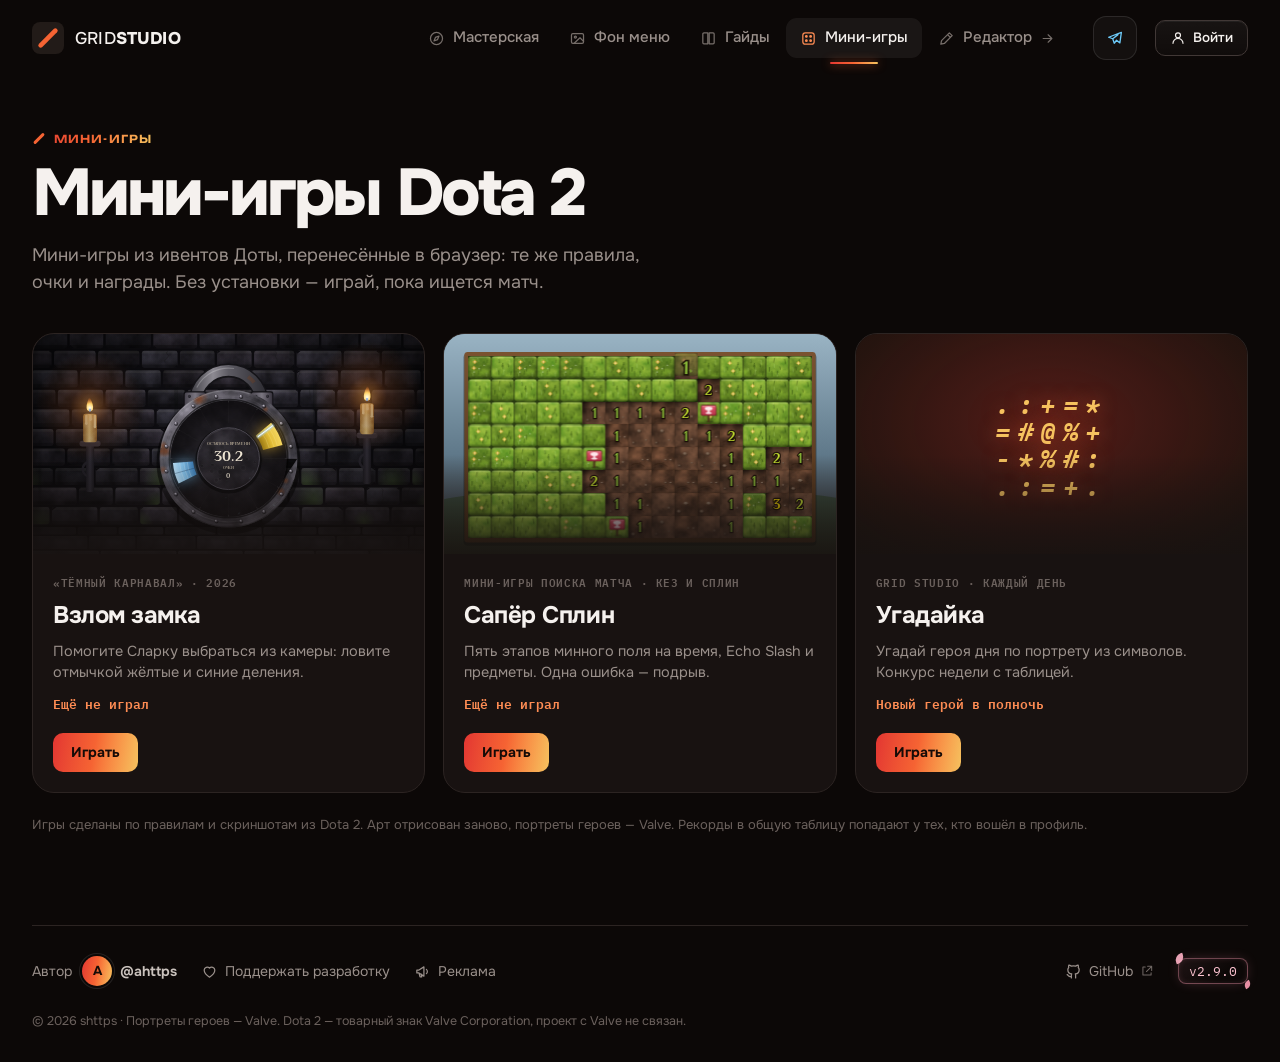
<file: arcade.html>
<!doctype html>
<html lang="ru">
<head>
<meta charset="utf-8">
<meta name="viewport" content="width=device-width, initial-scale=1">
<title>Мини-игры · Grid Studio — мини-игры Dota 2 в браузере</title>
<meta name="description" content="Мини-игры из ивентов Dota 2 прямо в браузере: «Взлом замка» Сларка из «Тёмного карнавала», «Сапёр Сплин» Кеза и Техиков и «Угадайка» героя дня. Рекорды и награды как в игре.">
<meta name="theme-color" content="#0e0a09">
<meta property="og:title" content="Мини-игры Dota 2 — Grid Studio">
<meta property="og:description" content="«Взлом замка», «Сапёр Сплин» и «Угадайка» — с таблицей рекордов.">
<meta property="og:image" content="https://shttps.github.io/GridPainter/docs/ingame.webp">
<link rel="icon" href="logo.svg" type="image/svg+xml">
<link rel="preconnect" href="https://fonts.googleapis.com">
<link rel="stylesheet" href="https://fonts.googleapis.com/css2?family=Onest:wght@400;500;600;700;800&family=IBM+Plex+Mono:wght@400;500;600;700&family=Unbounded:wght@500;600;700&family=Philosopher:wght@400;700&display=swap">
<link rel="stylesheet" href="site.css?v=67">
<link rel="stylesheet" href="arcade.css?v=7">
</head>
<body data-page="arcade">

<main class="wrap arcade">
  <header class="page-head">
    <span class="kicker">Мини-игры</span>
    <h1>Мини-игры Dota&nbsp;2</h1>
    <p>Мини-игры из ивентов Доты, перенесённые в браузер: те же правила, очки и награды. Без установки — играй, пока ищется матч.</p>
  </header>

  <div class="ar-cards">
    <a class="ar-card c-lock" href="#lockpick" data-play="lockpick">
      <span class="ar-card-art" aria-hidden="true">
        <svg viewBox="0 0 200 200"><defs><linearGradient id="rimG" x1="0" y1="0" x2="1" y2="1"><stop offset="0" stop-color="#8c8892"/><stop offset=".6" stop-color="#3a3840"/><stop offset="1" stop-color="#6a6670"/></linearGradient></defs>
          <path d="M62 92V70a38 38 0 0 1 76 0v22" fill="none" stroke="#6d6a73" stroke-width="13"/>
          <circle cx="100" cy="122" r="66" fill="url(#rimG)"/><circle cx="100" cy="122" r="55" fill="#17151a"/>
          <path d="M100 122 L100 70 A52 52 0 0 1 128 78 Z" fill="none"/>
          <path d="M82.6 73.1 A52 52 0 0 1 117.4 73.1 L110.4 92.5 A31.5 31.5 0 0 0 89.6 92.5 Z" fill="#86c6f0"/>
          <path d="M60.4 152.6 A52 52 0 0 1 52.6 138 L72 131.2 A31.5 31.5 0 0 0 76.6 140 Z" fill="#e2bc35"/>
          <line class="pick" x1="100" y1="153.5" x2="100" y2="174" stroke="#fff" stroke-width="3" stroke-linecap="round"/>
          <circle cx="100" cy="122" r="28" fill="#36333a"/></svg>
        <canvas class="ar-prev" data-prev="lockpick"></canvas>
      </span>
      <span class="ar-card-body"><small>«Тёмный карнавал» · 2026</small><b>Взлом замка</b><span>Помогите Сларку выбраться из камеры: ловите отмычкой жёлтые и синие деления.</span>
        <em data-best="lockpick"></em></span>
      <span class="ar-card-go">Играть</span>
    </a>
    <a class="ar-card c-sweep" href="#sweeper" data-play="sweeper">
      <span class="ar-card-art" aria-hidden="true"><span class="sw-mini"><i class="g"></i><i class="g"></i><i class="g"></i><i class="g"></i><i class="g"></i><i class="g"></i><i class="g"></i><i class="g"></i><i class="g"></i><i class="n2">2</i><i class="n1">1</i><i class="g"></i><i class="g"></i><i class="g"></i><i class="g"></i><i class="f"></i><i class="n2">2</i><i class="o"></i><i class="n1">1</i><i class="g"></i><i class="g"></i><i class="g"></i><i class="g"></i><i class="n1">1</i><i class="o"></i><i class="o"></i><i class="n1">1</i><i class="g"></i><i class="g"></i><i class="g"></i><i class="n1">1</i><i class="o"></i><i class="n1">1</i><i class="f"></i><i class="g"></i><i class="g"></i><i class="g"></i><i class="g"></i><i class="n2">2</i><i class="g"></i><i class="g"></i><i class="g"></i></span>
        <canvas class="ar-prev" data-prev="sweeper"></canvas></span>
      <span class="ar-card-body"><small>Мини-игры поиска матча · Кез и Сплин</small><b>Сапёр Сплин</b><span>Пять этапов минного поля на время, Echo Slash и предметы. Одна ошибка — подрыв.</span>
        <em data-best="sweeper"></em></span>
      <span class="ar-card-go">Играть</span>
    </a>
    <a class="ar-card c-guess" href="game.html">
      <span class="ar-card-art" aria-hidden="true"><span class="gc-ascii"><i>.:+=*</i><i>=#@%+</i><i>-*%#:</i><i>.:=+.</i></span></span>
      <span class="ar-card-body"><small>Grid Studio · каждый день</small><b>Угадайка</b><span>Угадай героя дня по портрету из символов. Конкурс недели с таблицей.</span>
        <em>Новый герой в полночь</em></span>
      <span class="ar-card-go">Играть</span>
    </a>
  </div>
  <p class="ar-foot-note">Игры сделаны по правилам и скриншотам из Dota 2. Арт отрисован заново, портреты героев — Valve. Рекорды в общую таблицу попадают у тех, кто вошёл в профиль.</p>
</main>

<footer class="wrap site-foot">
  <div class="bottom-bar" data-bottom-bar></div>
  <span class="foot-note">© 2026 shttps · Портреты героев — Valve. Dota 2 — товарный знак Valve Corporation, проект с Valve не связан.</span>
</footer>

<div class="modal-root" id="modalRoot"></div>
<div class="toasts" id="toasts"></div>
<script src="heroes.js?v=37"></script>
<script src="config.js?v=41"></script>
<script src="auth.js?v=38"></script>
<script src="gridrender.js?v=37"></script>
<script src="catalog-api.js?v=44"></script>
<script src="achievements.js?v=2"></script>
<script src="site.js?v=83"></script>
<script src="arcade-audio.js?v=2"></script>
<script src="arcade-fx.js?v=2"></script>
<script src="arcade.js?v=6"></script>
<script src="lockpick.js?v=4"></script>
<script src="sweeper.js?v=5"></script>
</body>
</html>
</file>
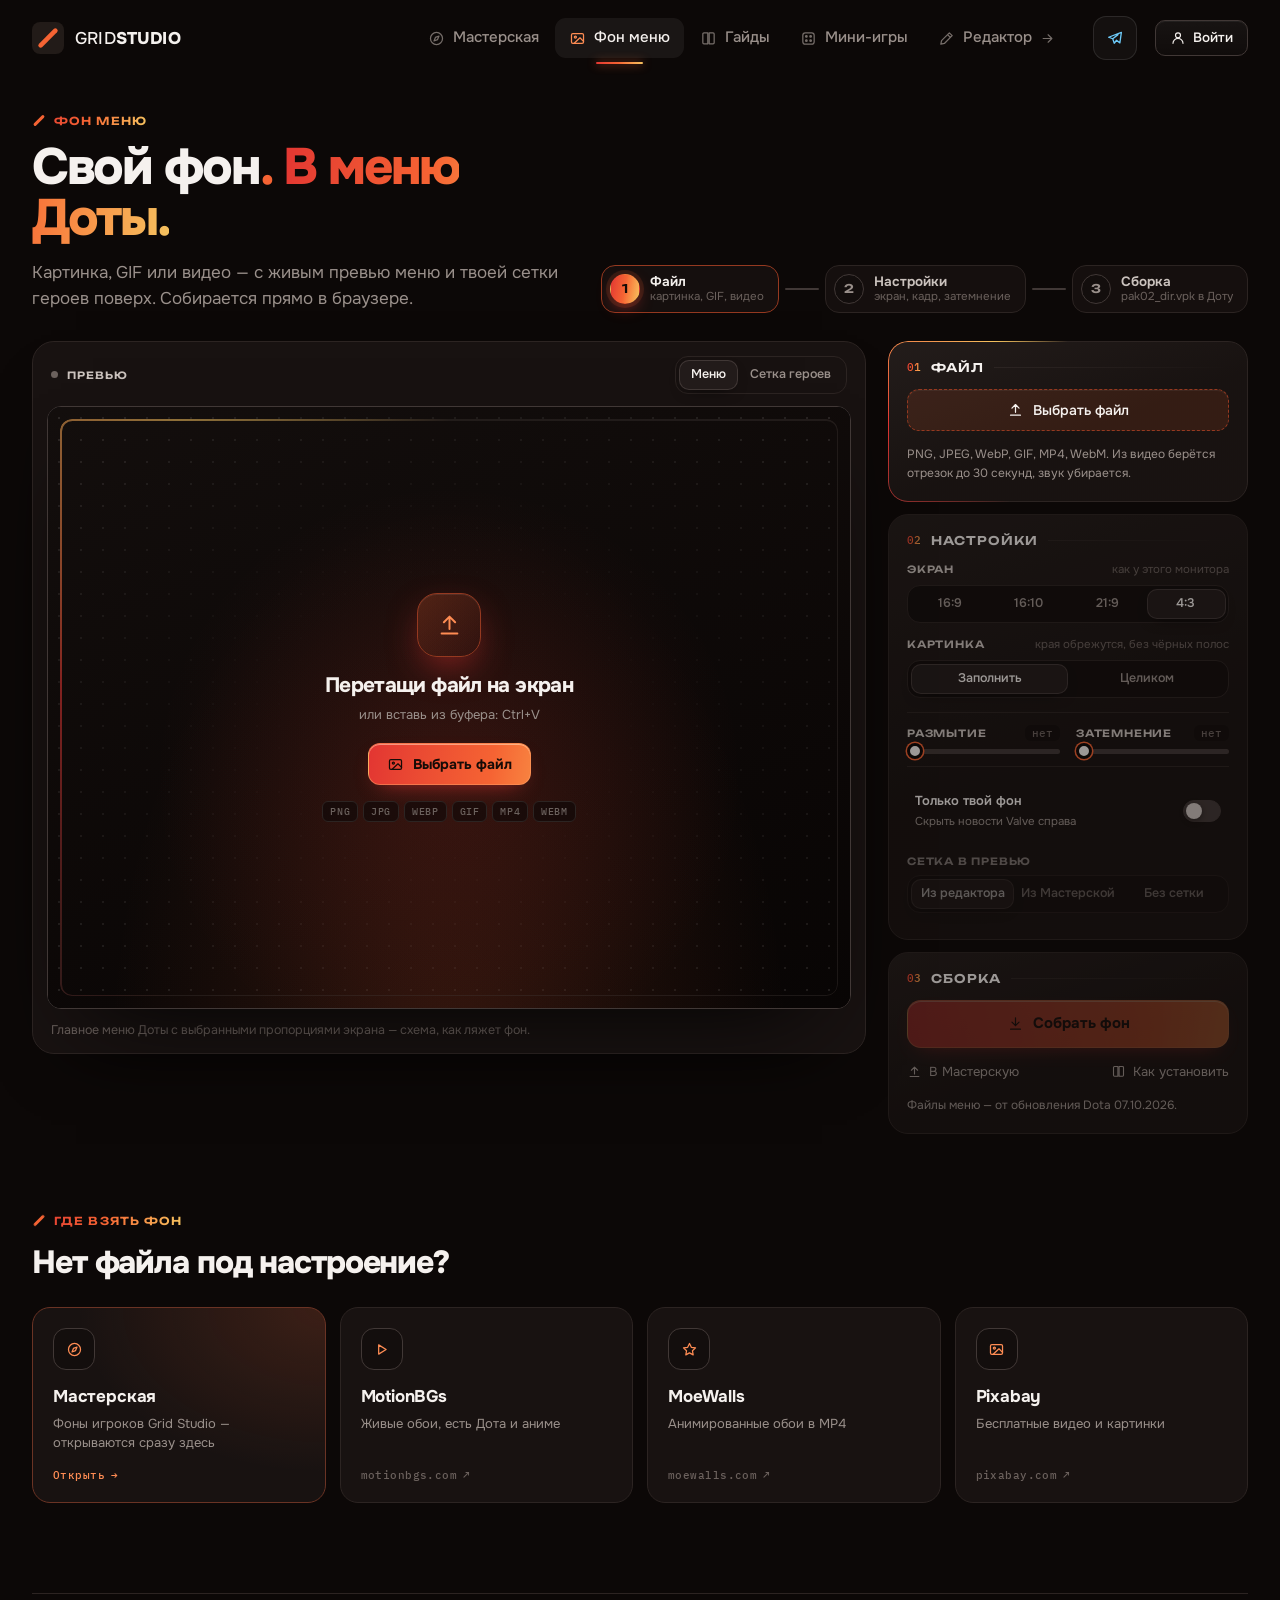
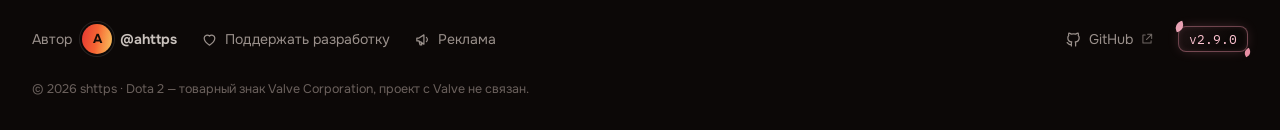
<file: background.html>
<!doctype html>
<html lang="ru">
<head>
<meta charset="utf-8">
<meta name="viewport" content="width=device-width, initial-scale=1">
<title>Фон меню Dota 2 — свой фон на главный экран · Grid Studio</title>
<meta name="description" content="Свой фон главного меню Dota 2 из картинки, GIF или видео: превью меню и сетки героев поверх фона, размытие, затемнение, отрезок видео. Собирается прямо в браузере.">
<meta name="theme-color" content="#0f0d0c">
<meta property="og:title" content="Фон меню Dota 2 · Grid Studio">
<meta property="og:description" content="Картинка, GIF или видео на главный экран Доты — с превью меню и твоей сетки героев поверх фона.">
<meta property="og:image" content="https://shttps.github.io/GridPainter/docs/menu-bg.webp">
<link rel="icon" href="logo.svg" type="image/svg+xml">
<link rel="preconnect" href="https://fonts.googleapis.com">
<link rel="stylesheet" href="https://fonts.googleapis.com/css2?family=Onest:wght@400;500;600;700;800&family=IBM+Plex+Mono:wght@400;500;600;700&family=Unbounded:wght@500;600;700&display=swap">
<link rel="stylesheet" href="site.css?v=67">
<link rel="stylesheet" href="background.css?v=5">
</head>
<body data-page="background">
<!-- фон как в Мастерской: сполохи темы и поле ASCII-символов (рисует site.js), внизу гаснет в цвет страницы -->
<div class="hero-bg ws-bg" aria-hidden="true">
  <div class="aurora au-1"></div><div class="aurora au-2"></div>
  <canvas class="bg-glyphs" id="bgbGlyphs"></canvas>
  <div class="bg-grain"></div>
  <div class="bg-vignette"></div>
</div>

<!-- шапка с тремя шагами; ниже — превью экрана Доты (меню или сетка героев поверх фона) и панель настроек; в конце — где взять фон -->
<main class="wrap bgb" data-step="1">
  <header class="page-head bgb-head">
    <div class="bgb-head-copy">
      <span class="kicker">Фон меню</span>
      <h1>Свой фон<span>.</span> <em>В меню Доты.</em></h1>
      <p>Картинка, GIF или видео — с живым превью меню и твоей сетки героев поверх. Собирается прямо в браузере.</p>
    </div>
    <ol class="bgb-steps" id="bgbSteps" aria-label="Шаги">
      <li data-s="1"><button type="button" data-go="bgbGFile"><i>1</i><span><b>Файл</b><small>картинка, GIF, видео</small></span></button></li>
      <li data-s="2"><button type="button" data-go="bgbGLook"><i>2</i><span><b>Настройки</b><small>экран, кадр, затемнение</small></span></button></li>
      <li data-s="3"><button type="button" data-go="bgbGBuild"><i>3</i><span><b>Сборка</b><small>pak02_dir.vpk в Доту</small></span></button></li>
    </ol>
  </header>

  <div class="bgb-layout">
    <section class="bgb-stage" aria-label="Превью">
      <div class="bgb-top">
        <span class="bgb-live"><i></i>Превью</span>
        <div class="seg sm" id="bgbTabs" role="tablist" aria-label="Что показать в превью"><i class="seg-ind"></i><button data-v="menu" class="on">Меню</button><button data-v="grid">Сетка героев</button></div>
        <span class="bgb-src" id="bgbSrc"></span>
      </div>
      <div class="bgb-screen" id="bgbScreen">
        <canvas id="bgbCanvas" aria-label="Превью фона"></canvas>
        <!-- схема главного меню Доты поверх фона: верхняя полоса, друзья слева, новости справа, «Играть» -->
        <div class="dm" id="bgbMenu" aria-hidden="true">
          <div class="dm-top"><i class="dm-logo"></i><span class="on">ГЕРОИ</span><span>АРСЕНАЛ</span><span>ПРОСМОТР</span><span>ИГРОТЕКА</span><b></b><i class="dm-ico"></i><i class="dm-ico"></i><i class="dm-ava"></i></div>
          <div class="dm-friends"><div class="dm-me"><i></i><span><b></b><s></s></span></div><p></p><div class="dm-f"><i></i><s></s></div><div class="dm-f"><i></i><s></s></div><div class="dm-f"><i></i><s></s></div><div class="dm-f off"><i></i><s></s></div><div class="dm-f off"><i></i><s></s></div></div>
          <div class="dm-news" id="bgbNews"><div class="dm-card big"><span>СОБЫТИЕ</span></div><div class="dm-card"><span>НОВОСТИ</span></div></div>
          <div class="dm-chat"></div>
          <div class="dm-play">ИГРАТЬ</div>
        </div>
        <i class="bgb-shine" aria-hidden="true"></i>
        <label class="bgb-drop" id="bgbDrop">
          <input type="file" id="bgbFile" accept="image/png,image/jpeg,image/webp,image/gif,video/mp4,video/webm" hidden>
          <span class="bgb-drop-in">
            <span class="bgb-drop-ico" data-icon="upload" aria-hidden="true"></span>
            <b class="bgb-drop-idle">Перетащи файл на экран</b><b class="bgb-drop-over">Отпускай — поставлю в превью</b>
            <small>или вставь из буфера: Ctrl+V</small>
            <span class="btn primary bgb-drop-cta" data-icon="image">Выбрать файл</span>
            <span class="bgb-formats"><i>PNG</i><i>JPG</i><i>WEBP</i><i>GIF</i><i>MP4</i><i>WEBM</i></span>
          </span>
        </label>
        <div class="bgb-loading" id="bgbLoading" hidden><div class="up-bar"><i></i></div><span>Загружаю фон…</span></div>
      </div>
      <div class="bgb-trim" id="bgbTrim" hidden>
        <button class="icon-btn" id="bgbPlay" aria-label="Пауза" data-icon="play"></button>
        <span class="bgb-now" id="bgbNow">0:00</span>
        <div class="bgb-tl" id="bgbTl" role="slider" tabindex="0" aria-label="Перемотка видео" aria-valuemin="0" aria-valuemax="0" aria-valuenow="0">
          <i class="bgb-tl-seg" id="bgbTlSeg"><i class="bgb-tl-fade" title="Здесь конец перетекает в начало"></i></i>
          <i class="bgb-tl-head" id="bgbTlHead"></i>
        </div>
        <span class="bgb-time" id="bgbTime">0:30</span>
      </div>
      <p class="bgb-cap" id="bgbCap">Главное меню Доты с выбранными пропорциями экрана — схема, как ляжет фон.</p>
    </section>

    <aside class="bgb-panel" aria-label="Настройки фона">
      <section class="bgb-group" id="bgbGFile">
        <h2><i>01</i>Файл</h2>
        <button class="btn block bgb-pick" id="bgbPick" data-icon="upload">Выбрать файл</button>
        <small class="hint" id="bgbFileNote">PNG, JPEG, WebP, GIF, MP4, WebM. Из видео берётся отрезок до 30 секунд, звук убирается.</small>
      </section>

      <section class="bgb-group" id="bgbGLook">
        <h2><i>02</i>Настройки</h2>
        <div class="bgb-f"><span>Экран <em id="bgbScreenNote"></em></span><div class="seg sm" id="bgbScreens"><i class="seg-ind"></i></div></div>
        <div class="bgb-f"><span>Картинка <em id="bgbFitNote">края обрежутся, без чёрных полос</em></span>
          <div class="seg sm" id="bgbFit"><i class="seg-ind"></i><button data-v="cover" class="on">Заполнить</button><button data-v="contain">Целиком</button></div></div>
        <div class="bgb-row">
          <label class="bgb-f bgb-range"><span>Размытие <em id="bgbBlurV">нет</em></span><input type="range" id="bgbBlur" min="0" max="1" step="0.05" value="0"></label>
          <label class="bgb-f bgb-range"><span>Затемнение <em id="bgbDimV">нет</em></span><input type="range" id="bgbDim" min="0" max="1" step="0.05" value="0"></label>
        </div>
        <label class="bgb-switch" id="bgbSmoothRow" hidden><span><b>Плавный повтор</b><small>Конец ролика перетекает в начало — без рывка</small></span><input type="checkbox" id="bgbSmooth" role="switch" checked></label>
        <label class="bgb-switch"><span><b>Только твой фон</b><small>Скрыть новости Valve справа</small></span><input type="checkbox" id="bgbClean" role="switch"></label>
        <div class="bgb-f bgb-gridpick"><span>Сетка в превью</span>
          <div class="seg sm" id="bgbGrid"><i class="seg-ind"></i><button data-v="editor">Из редактора</button><button data-v="workshop">Из Мастерской</button><button data-v="none">Без сетки</button></div>
          <small class="hint" id="bgbGridNote"></small>
        </div>
      </section>

      <section class="bgb-group bgb-go" id="bgbGBuild">
        <h2><i>03</i>Сборка</h2>
        <div class="db-prog" id="bgbProg" hidden><div class="up-bar"><i></i></div><span></span></div>
        <button class="btn primary lg block bgb-build" id="bgbBuild" data-icon="download" disabled>Собрать фон</button>
        <div class="bgb-links"><button id="bgbPublish" data-icon="upload">В Мастерскую</button><button id="bgbHow" data-icon="book">Как установить</button></div>
        <small class="hint" data-menu-date hidden></small>
      </section>
    </aside>
  </div>

  <section class="bgb-find" aria-labelledby="bgbFindTitle">
    <div class="bgb-find-head" data-reveal><span class="kicker">Где взять фон</span><h2 id="bgbFindTitle">Нет файла под настроение?</h2></div>
    <div class="bgb-find-grid">
      <a class="bgb-src-card main" href="workshop.html?backgrounds" data-reveal style="--d:0s"><span class="bgb-src-ico" data-icon="compass"></span><b>Мастерская</b><small>Фоны игроков Grid Studio — открываются сразу здесь</small><em>Открыть</em></a>
      <a class="bgb-src-card" href="https://motionbgs.com/" target="_blank" rel="noopener" data-reveal style="--d:.06s"><span class="bgb-src-ico" data-icon="play"></span><b>MotionBGs</b><small>Живые обои, есть Дота и аниме</small><em>motionbgs.com</em></a>
      <a class="bgb-src-card" href="https://moewalls.com/" target="_blank" rel="noopener" data-reveal style="--d:.12s"><span class="bgb-src-ico" data-icon="star"></span><b>MoeWalls</b><small>Анимированные обои в MP4</small><em>moewalls.com</em></a>
      <a class="bgb-src-card" href="https://pixabay.com/videos/" target="_blank" rel="noopener" data-reveal style="--d:.18s"><span class="bgb-src-ico" data-icon="image"></span><b>Pixabay</b><small>Бесплатные видео и картинки</small><em>pixabay.com</em></a>
    </div>
  </section>
</main>

<footer class="wrap site-foot">
  <div class="bottom-bar" data-bottom-bar></div>
  <span class="foot-note">© 2026 shttps · Dota 2 — товарный знак Valve Corporation, проект с Valve не связан.</span>
</footer>

<div class="modal-root" id="modalRoot"></div>
<div class="toasts" id="toasts"></div>
<script src="heroes.js?v=37"></script>
<script src="config.js?v=41"></script>
<script src="auth.js?v=38"></script>
<script src="gridrender.js?v=37"></script>
<script src="catalog-api.js?v=44"></script>
<script src="dotabg.js?v=38"></script>
<script src="achievements.js?v=2"></script>
<script src="site.js?v=83"></script>
<script src="background.js?v=43"></script>
</body>
</html>
</file>
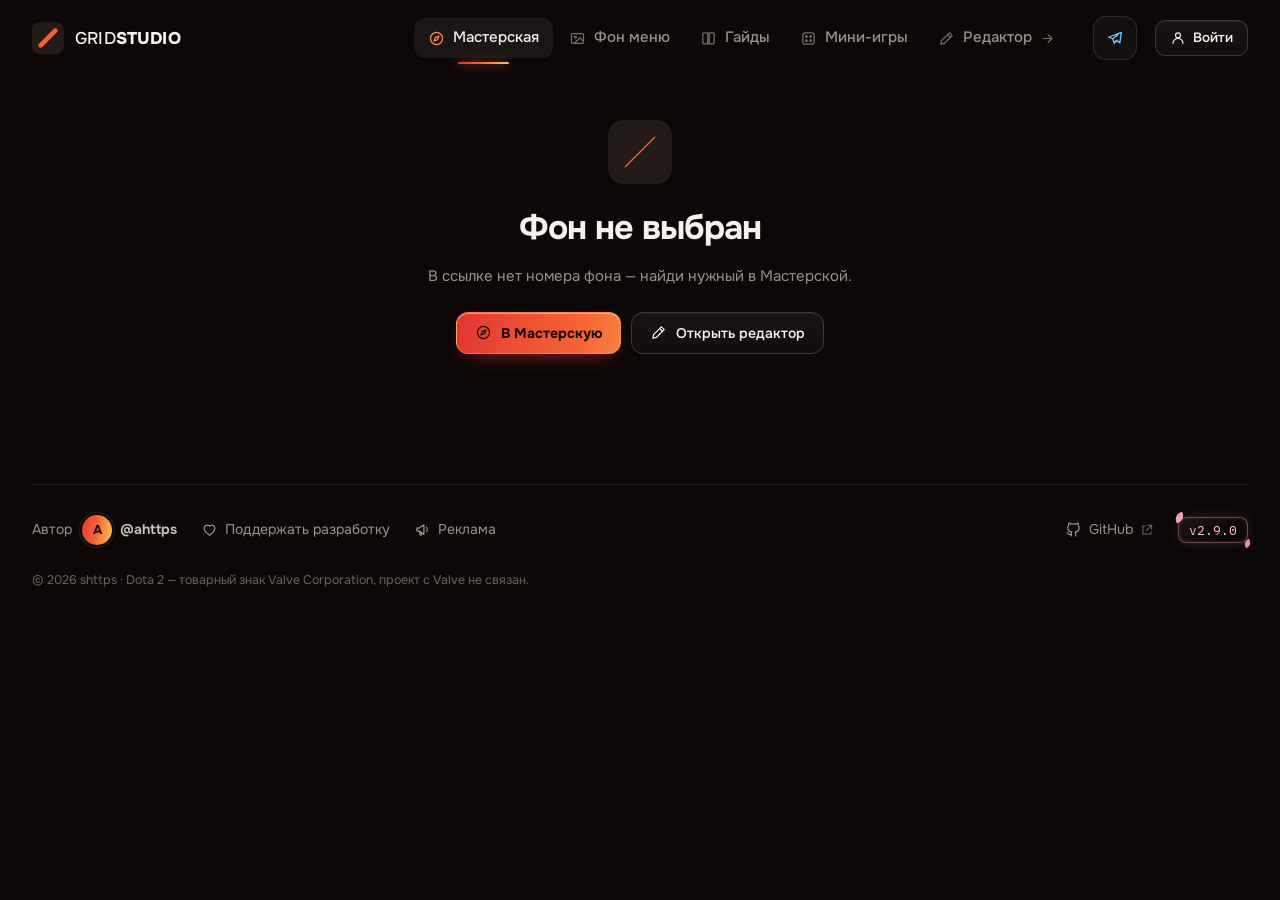
<file: bg.html>
<!doctype html>
<html lang="ru">
<head>
<meta charset="utf-8">
<meta name="viewport" content="width=device-width, initial-scale=1">
<title>Фон главного меню Dota 2 · Grid Studio</title>
<meta name="description" content="Фон главного меню Dota 2 из Мастерской Grid Studio: картинка или видео, превью в схеме меню, скачивание и сборка для игры.">
<meta name="theme-color" content="#0f0d0c">
<meta property="og:title" content="Фон главного меню Dota 2 · Grid Studio">
<meta property="og:description" content="Фон главного меню Dota 2 из Мастерской Grid Studio — посмотри, скачай или поставь в игру.">
<meta property="og:image" content="https://shttps.github.io/GridPainter/docs/menu-bg.webp">
<link rel="icon" href="logo.svg" type="image/svg+xml">
<link rel="preconnect" href="https://fonts.googleapis.com">
<link rel="stylesheet" href="https://fonts.googleapis.com/css2?family=Onest:wght@400;500;600;700;800&family=IBM+Plex+Mono:wght@400;500;600;700&family=Unbounded:wght@500;600;700&display=swap">
<link rel="stylesheet" href="site.css?v=67">
</head>
<body data-page="bg">
<!-- страница одного фона: шапка с действиями, превью (файл целиком или в схеме меню Доты), о файле, как поставить, ещё от автора и похожие.
     Всё рисует site.js (initBgPage) по ?id=<фон> -->
<main class="wrap gp" id="gp">
  <div class="gp-loading"><span class="loading">Загружаю фон…</span></div>
</main>

<footer class="wrap site-foot">
  <div class="bottom-bar" data-bottom-bar></div>
  <span class="foot-note">© 2026 shttps · Dota 2 — товарный знак Valve Corporation, проект с Valve не связан.</span>
</footer>

<div class="modal-root" id="modalRoot"></div>
<div class="toasts" id="toasts"></div>
<script src="heroes.js?v=37"></script>
<script src="config.js?v=41"></script>
<script src="auth.js?v=38"></script>
<script src="gridrender.js?v=37"></script>
<script src="catalog-api.js?v=44"></script>
<script src="dotabg.js?v=38"></script>
<script src="achievements.js?v=2"></script>
<script src="site.js?v=83"></script>
</body>
</html>
</file>
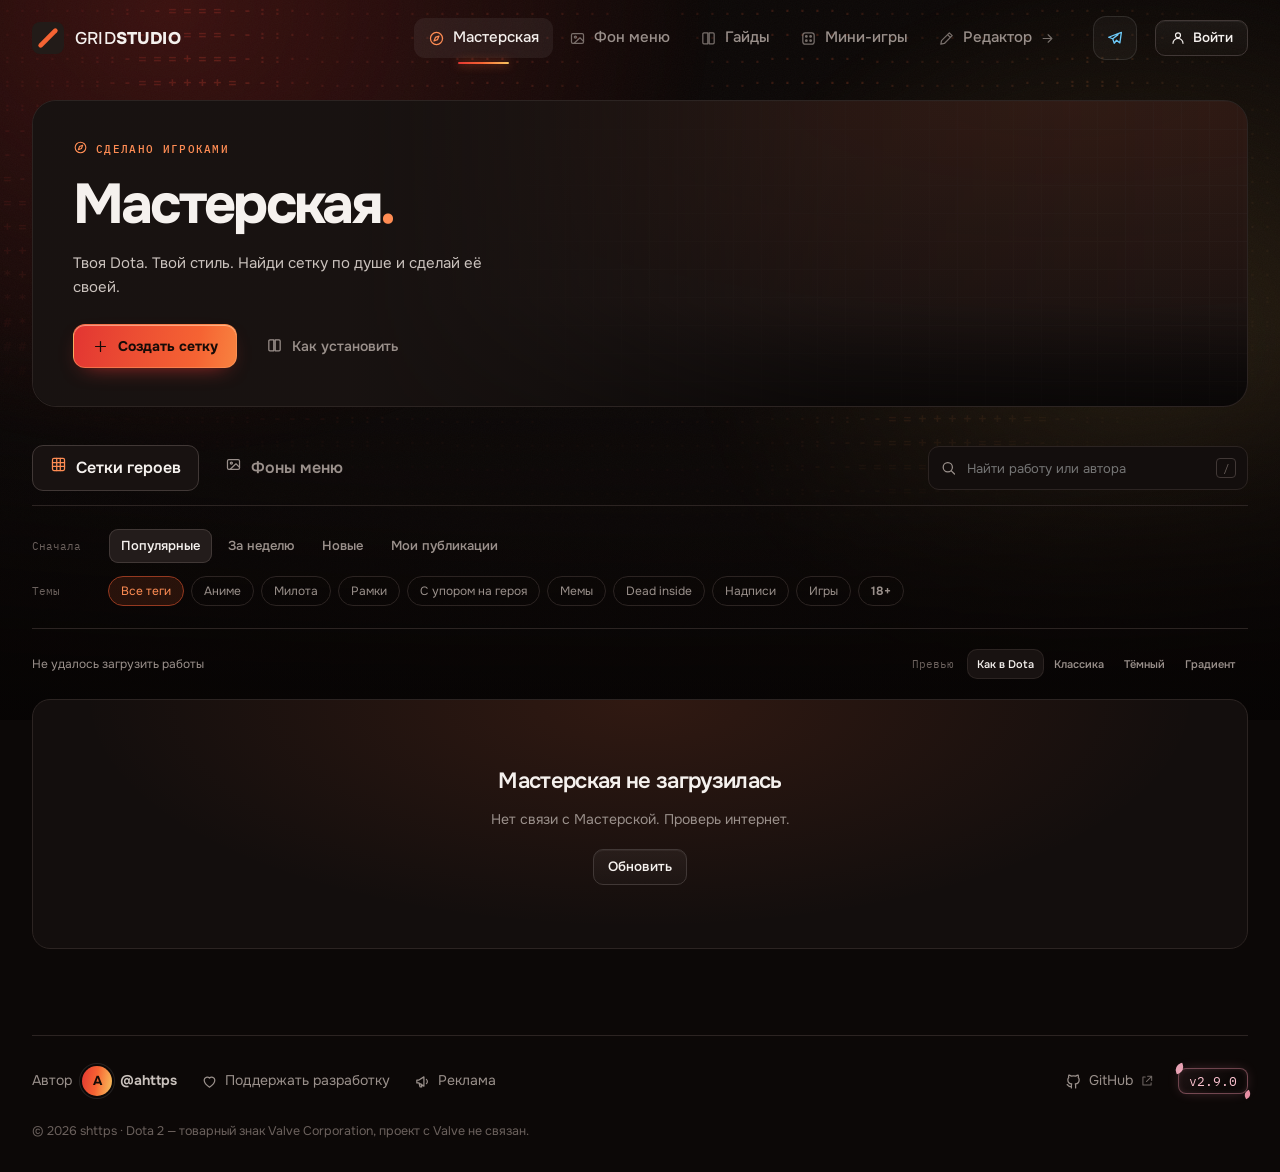
<file: catalog.html>
<!doctype html>
<html lang="ru">
<head>
<meta charset="utf-8">
<title>Мастерская · Grid Studio</title>
<!-- «Каталог» переехал в «Мастерскую»: старые ссылки (в том числе ?id=<сетка>) ведут туда же -->
<script>location.replace('workshop.html' + location.search + location.hash);</script>
<meta http-equiv="refresh" content="0; url=workshop.html">
<link rel="canonical" href="workshop.html">
</head>
<body><a href="workshop.html">Мастерская</a></body>
</html>
</file>
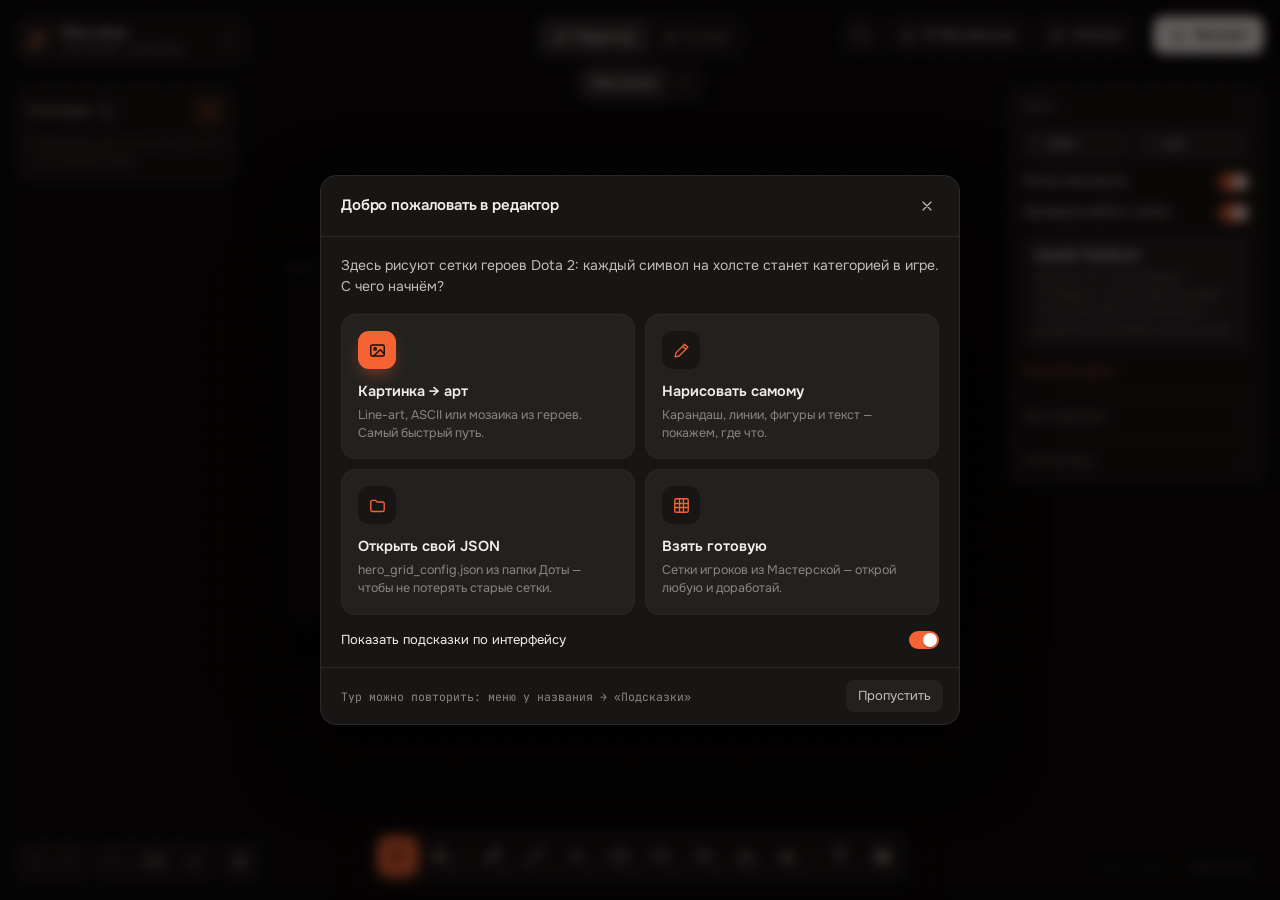
<file: editor.html>
<!doctype html>
<html lang="ru">
<head>
<meta charset="utf-8">
<meta name="viewport" content="width=device-width, initial-scale=1">
<title>Редактор · Dota 2 Grid Studio</title>
<meta name="description" content="Рисуй ASCII-арт, line-art и мозаику из героев прямо в сетке героев Dota 2 и получай готовый hero_grid_config.json. Работает в браузере, без установки.">
<meta name="theme-color" content="#0f0d0c">
<meta property="og:title" content="Dota 2 Grid Studio">
<meta property="og:description" content="Редактор кастомных сеток героев Dota 2: ASCII-арт, line-art и мозаика из героев с превью как в игре.">
<meta property="og:type" content="website">
<meta property="og:image" content="https://shttps.github.io/GridPainter/docs/ingame.webp">
<link rel="canonical" href="https://shttps.github.io/GridPainter/editor.html">
<link rel="icon" href="logo.svg" type="image/svg+xml">
<link rel="preconnect" href="https://fonts.googleapis.com">
<link rel="stylesheet" href="https://fonts.googleapis.com/css2?family=Onest:wght@400;500;600;700&family=JetBrains+Mono:wght@400;500&display=swap">
<link rel="stylesheet" href="style.css?v=41">
<script>
  // тема до первой отрисовки — чтобы не мигало; по умолчанию тёмная, как в макете
  try { document.documentElement.dataset.theme = localStorage.getItem('gp2.theme') || 'dark'; } catch { document.documentElement.dataset.theme = 'dark'; }
</script>
</head>
<body>
<main class="stage" id="stage">
  <canvas id="canvas"></canvas>

  <div class="empty-state" id="emptyState" hidden>
    <button class="es-drop" data-add="image">
      <span class="es-ico" data-icon="image"></span>
      <span class="es-title">Брось картинку сюда</span>
      <span class="es-sub">или нажми <kbd>Ctrl V</kbd> — line-art, ASCII или мозаика из героев</span>
    </button>
    <div class="es-actions">
      <button class="pill" id="esOpen" data-icon="folder">Открыть JSON</button>
      <button class="pill" data-add="ascii" data-icon="ascii">ASCII</button>
      <a class="pill" href="workshop.html" data-icon="layers">Сетки игроков</a>
    </div>
    <div class="es-hint">или <kbd>Ctrl K</kbd> — все команды</div>
  </div>

  <!-- слева сверху: знак, название сетки, меню файла -->
  <header class="float brand-pill" id="brandPill">
    <a class="brand-logo" href="index.html" title="На главную">
      <svg viewBox="0 0 48 48" aria-hidden="true"><rect width="48" height="48" rx="12" class="lg-bg"/><path d="M13 35L35 13" class="lg-stroke"/></svg>
    </a>
    <div class="brand-text">
      <input class="title-input" id="configName" spellcheck="false" title="Название сетки в Доте" aria-label="Название сетки">
      <span class="brand-sub">Grid Studio · <span id="saveState">сохранено</span><span id="cloudState"></span></span>
    </div>
    <div class="menu-wrap">
      <button class="icon-btn sm" id="btnMenu" data-icon="chev" aria-label="Меню"></button>
      <div class="menu menu-rich" id="mainMenu">
        <div class="menu-head">
          <svg class="mh-mark" viewBox="0 0 48 48" aria-hidden="true"><rect width="48" height="48" rx="12" class="lg-bg"/><path d="M13 35L35 13" class="lg-stroke"/></svg>
          <span><b id="menuName">Моя сетка</b><small id="menuStats">пусто</small></span>
        </div>
        <div class="menu-sec">Файл</div>
        <button data-cmd="open" data-icon="folder"><span>Открыть JSON…<small>hero_grid_config.json из папки Доты</small></span><kbd>Ctrl O</kbd></button>
        <button data-cmd="export" data-icon="download"><span>Экспорт<small>скачать или записать в файл игры</small></span><kbd>Ctrl S</kbd></button>
        <button data-cmd="publish" data-icon="upload"><span>Выложить в Мастерскую<small>поделиться сеткой с игроками</small></span></button>
        <div id="menuAccount"></div>
        <hr>
        <div class="menu-theme"><span>Тема</span><div class="seg" id="themeSeg"><button data-theme-v="dark" data-icon="moon">Тёмная</button><button data-theme-v="light" data-icon="sun">Светлая</button></div></div>
        <div class="menu-tiles four">
          <a href="workshop.html" data-icon="grid">Мастерская</a>
          <a href="guides.html" data-icon="book">Гайды</a>
          <button data-cmd="tour" data-icon="spark">Подсказки</button>
          <button data-cmd="help" data-icon="help">Клавиши</button>
        </div>
      </div>
    </div>
  </header>

  <!-- по центру: редактор / как в игре -->
  <div class="float seg-switch" id="viewSwitch" role="tablist">
    <span class="seg-ind" id="segInd"></span>
    <button data-view="editor" class="on" data-icon="pencil" role="tab">Редактор</button>
    <button data-view="game" data-icon="eye" role="tab" data-tip="Как в игре · Tab">В игре</button>
  </div>
  <!-- вкладки: несколько холстов, переключаются без потери правок -->
  <nav class="float doc-tabs" id="docTabs" aria-label="Холсты" hidden></nav>
  <!-- в превью «В игре»: что под сеткой — фон Доты или свой фон меню (собирается на странице «Фон меню») -->
  <button class="float pill game-bg" id="gameBg" data-icon="image"><span>Фон: как в Dota</span></button>

  <!-- справа сверху: команды, Мастерская, экспорт -->
  <div class="top-actions">
    <button class="float icon-btn box" id="btnCmd" data-icon="search" data-tip="Все команды · Ctrl K" aria-label="Команды"></button>
    <button class="float btn box" id="btnPublish" data-icon="upload" data-tip="Выложить в Мастерскую">В Мастерскую</button>
    <button class="float btn box" id="btnImport" data-icon="folder" data-tip="Открыть hero_grid_config.json · Ctrl O">Импорт</button>
    <button class="btn primary box" id="btnExport" data-icon="download">Экспорт</button>
  </div>

  <!-- слева: категории (объекты холста) -->
  <aside class="float layers" id="layers">
    <div class="layers-head">
      <span>Категории</span>
      <span class="badge" id="catCount" data-tip="Категорий в сетке">0</span>
      <div class="menu-wrap">
        <button class="icon-btn xs" id="btnAdd" data-icon="plus" aria-label="Добавить"></button>
        <div class="menu menu-rich" id="addMenu">
          <div class="menu-sec">Из картинки</div>
          <button data-add="image" data-icon="image" class="menu-hero"><span>Картинку…<small>line-art, ASCII или мозаика из героев</small></span><kbd>Ctrl V</kbd></button>
          <button data-add="steam" data-icon="font"><span>Арт для профиля Steam…<small>Брайль для «Своего информационного поля»</small></span></button>
          <div class="menu-sec">Готовое</div>
          <button data-add="ascii" data-icon="ascii"><span>ASCII из буфера<small>вставить готовый текстовый арт</small></span></button>
          <button data-add="lines" data-icon="lines"><span>Генератор линий<small>пунктиры, рамки, разделители</small></span></button>
          <hr>
          <div class="menu-tiles two">
            <button data-add="hero" data-icon="heroes">Категория героев</button>
            <button data-add="text" data-icon="text">Текст</button>
          </div>
        </div>
      </div>
    </div>
    <div class="layers-list" id="layersList"></div>
    <div class="layers-foot">Каждая фигура на холсте станет категорией в игре</div>
  </aside>

  <aside class="float inspector" id="inspector"></aside>

  <nav class="float dock" id="rail">
    <span class="dock-ind" id="dockInd"></span>
    <button data-tool="select" data-icon="cursor" data-tip="Выделение"><kbd>V</kbd></button>
    <button data-tool="pan" data-icon="hand" data-tip="Рука · пробел"><kbd>H</kbd></button>
    <span class="sep"></span>
    <button data-tool="pencil" data-icon="pencil" data-tip="Карандаш"><kbd>B</kbd></button>
    <button data-tool="line" data-icon="line" data-tip="Линия"><kbd>L</kbd></button>
    <button data-tool="hv" data-icon="hv" data-tip="Гор. / верт."><kbd>X</kbd></button>
    <button data-tool="rect" data-icon="rect" data-tip="Прямоугольник"><kbd>R</kbd></button>
    <button data-tool="ellipse" data-icon="ellipse" data-tip="Эллипс"><kbd>O</kbd></button>
    <button data-tool="rhombus" data-icon="rhombus" data-tip="Ромб"><kbd>D</kbd></button>
    <button data-tool="triangle" data-icon="triangle" data-tip="Треугольник"><kbd>Y</kbd></button>
    <button data-tool="eraser" data-icon="eraser" data-tip="Ластик"><kbd>E</kbd></button>
    <span class="sep"></span>
    <button data-tool="text" data-icon="text" data-tip="Текст"><kbd>T</kbd></button>
    <button data-tool="hero" data-icon="heroes" data-tip="Категория героев"><kbd>G</kbd></button>
  </nav>

  <!-- слева снизу: история и масштаб -->
  <div class="bottom-left">
    <div class="float mini">
      <button class="icon-btn sm" id="btnUndo" data-icon="undo" data-tip="Отменить · Ctrl+Z"></button>
      <button class="icon-btn sm" id="btnRedo" data-icon="redo" data-tip="Повторить · Ctrl+Shift+Z"></button>
    </div>
    <div class="float mini">
      <button class="icon-btn sm" id="zoomOut" data-icon="minus" data-tip="Отдалить · −"></button>
      <button class="zoom-val" id="zoomVal" data-tip="Вписать · Shift+1">100%</button>
      <button class="icon-btn sm" id="zoomIn" data-icon="plus" data-tip="Приблизить · +"></button>
    </div>
    <button class="float icon-btn box help-btn" id="btnHelp" data-icon="help" data-tip="Горячие клавиши · ?"></button>
  </div>

  <div class="status"><span id="stCoords">x — · y —</span><span class="dot">·</span><span id="stTool"></span><span id="stSel"></span></div>
</main>

<div class="modal-root" id="modalRoot"></div>
<div class="toasts" id="toasts"></div>
<input type="file" id="fileImage" accept="image/*" hidden>
<input type="file" id="fileJson" accept=".json,application/json" multiple hidden>
<input type="file" id="fileBg" accept="image/*" hidden>
<input type="file" id="fileFont" accept=".ttf,.otf,.woff,.woff2" hidden>

<script src="heroes.js?v=37"></script>
<script src="convert.js?v=39"></script>
<script src="config.js?v=41"></script>
<script src="auth.js?v=38"></script>
<script src="gridrender.js?v=37"></script>
<script src="catalog-api.js?v=44"></script>
<script src="app.js?v=42"></script>
<script src="studio.js?v=38"></script>
</body>
</html>
</file>
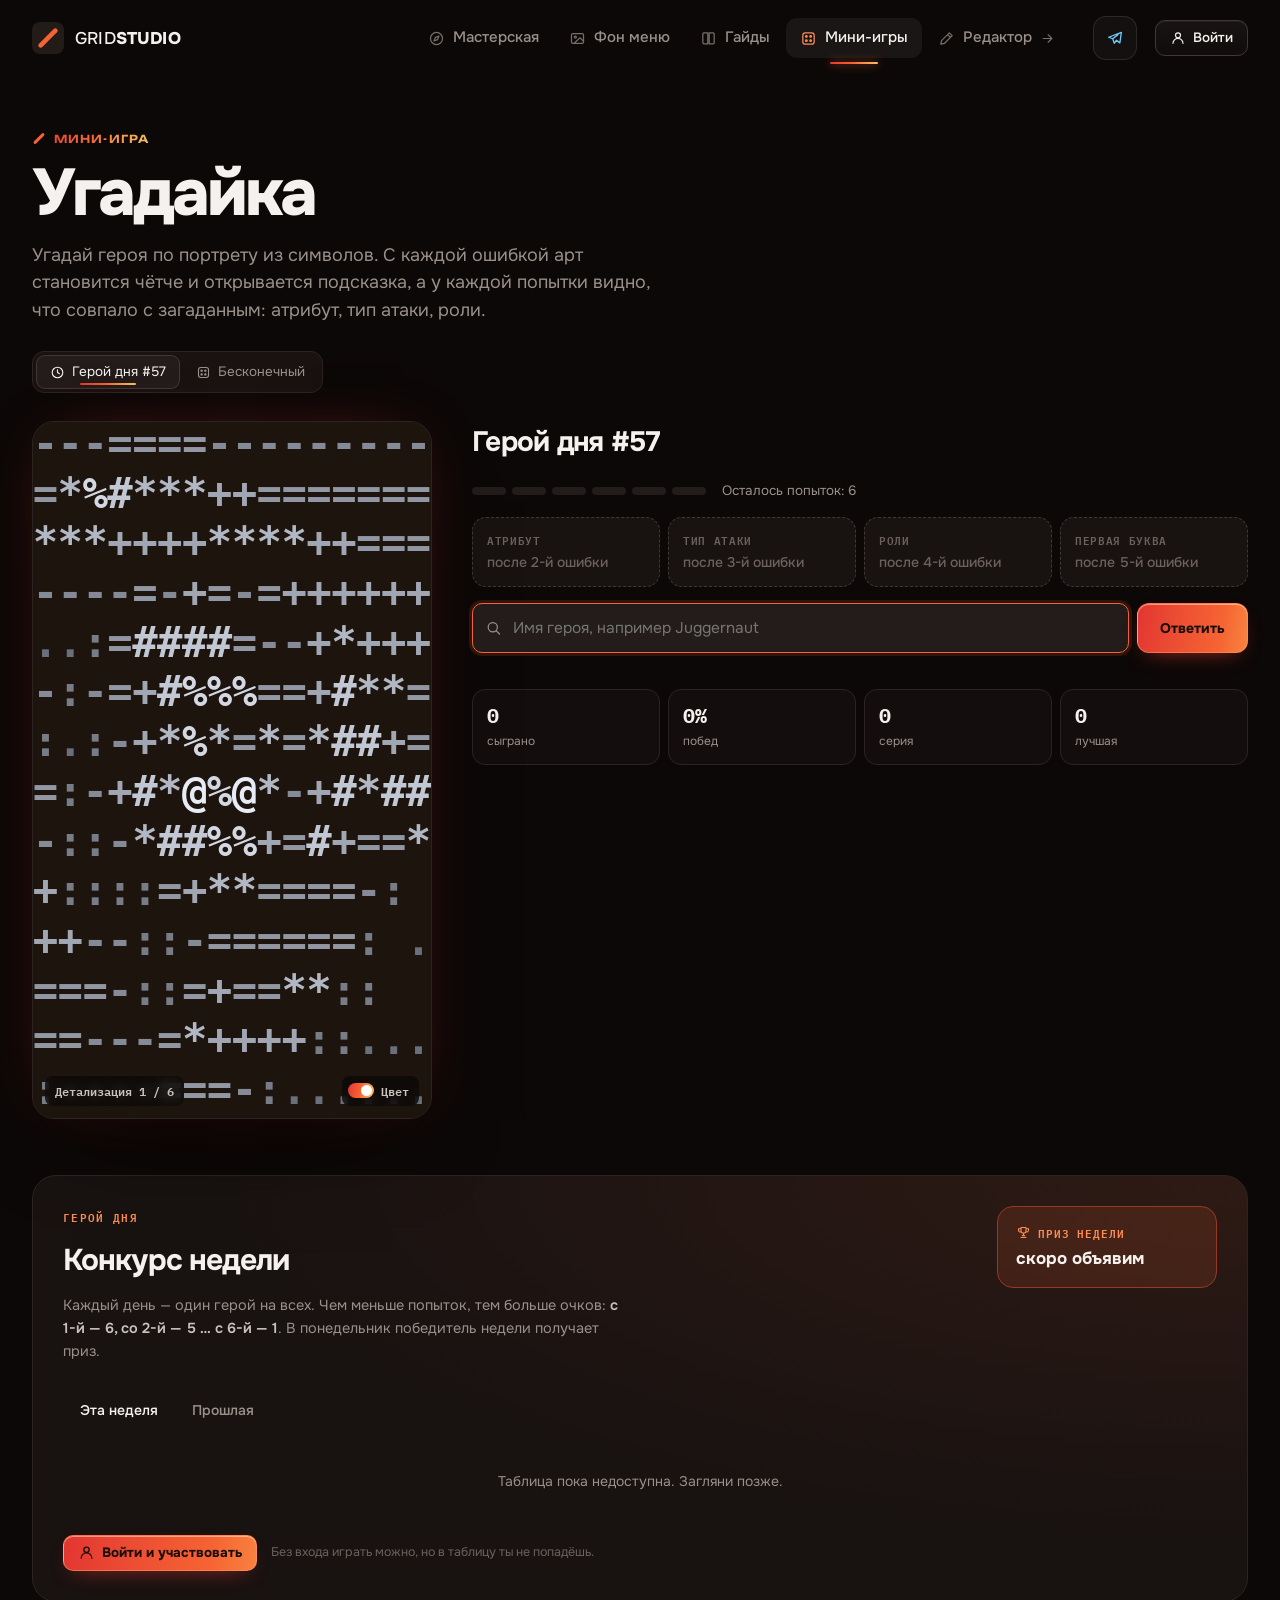
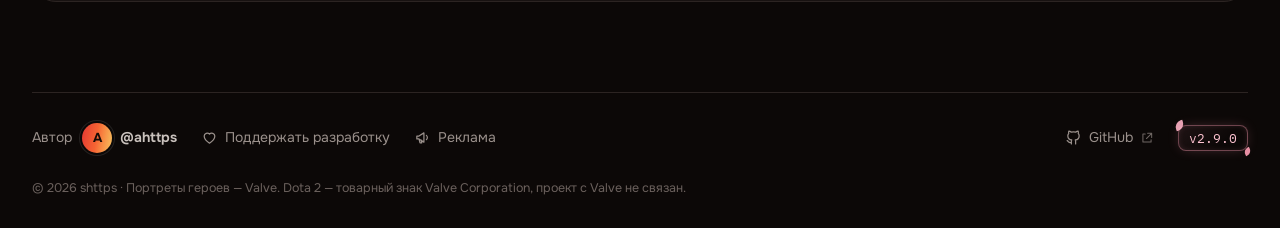
<file: game.html>
<!doctype html>
<html lang="ru">
<head>
<meta charset="utf-8">
<meta name="viewport" content="width=device-width, initial-scale=1">
<title>Угадайка · Grid Studio — угадай героя Dota 2 по арту</title>
<meta name="description" content="Мини-игра Grid Studio: угадай героя Dota 2 по портрету из символов. Новый герой каждый день и бесконечный режим.">
<meta name="theme-color" content="#0e0a09">
<meta property="og:title" content="Угадайка — герой Dota 2 из символов">
<meta property="og:description" content="Угадай героя дня по ASCII-портрету: с каждой ошибкой арт становится чётче.">
<meta property="og:image" content="https://shttps.github.io/GridPainter/docs/ingame.webp">
<link rel="icon" href="logo.svg" type="image/svg+xml">
<link rel="preconnect" href="https://fonts.googleapis.com">
<link rel="stylesheet" href="https://fonts.googleapis.com/css2?family=Onest:wght@400;500;600;700;800&family=IBM+Plex+Mono:wght@400;500;600;700&family=Unbounded:wght@500;600;700&display=swap">
<link rel="stylesheet" href="site.css?v=67">
</head>
<body data-page="game">

<main class="wrap game">
  <header class="page-head game-head">
    <span class="kicker">Мини-игра</span>
    <h1>Угадайка</h1>
    <p>Угадай героя по портрету из символов. С каждой ошибкой арт становится чётче и открывается подсказка, а у каждой попытки видно, что совпало с загаданным: атрибут, тип атаки, роли.</p>
    <div class="chips game-modes" id="gModes">
      <i class="chip-ind" id="gModeInd"></i>
      <button class="chip on" data-mode="daily" data-icon="clock"> Герой дня</button>
      <button class="chip" data-mode="endless" data-icon="dice"> Бесконечный</button>
    </div>
  </header>

  <div class="game-grid">
    <div class="game-art">
      <canvas id="gArt" aria-label="Портрет героя из символов"></canvas>
      <img id="gReveal" alt="" hidden>
      <span class="g-stage" id="gStage"></span>
      <button class="g-color" id="gColor" type="button" title="Цветной арт проще, чёрно-белый — для хардкора"><i></i>Цвет</button>
    </div>

    <div class="game-side">
      <h2 id="gTitle"></h2>
      <div class="g-tries" id="gTries"></div>
      <div class="g-hints" id="gHints"></div>
      <form class="g-guess" id="gForm" autocomplete="off">
        <div class="g-input"><span data-icon="search"></span><input class="input" id="gInput" placeholder="Имя героя, например Juggernaut" spellcheck="false" aria-label="Имя героя"></div>
        <div class="g-sugg" id="gSugg" hidden></div>
        <button class="btn primary">Ответить</button>
      </form>
      <div class="g-result" id="gResult" hidden></div>
      <ol class="g-log" id="gLog"></ol>
      <div class="g-stats" id="gStats"></div>
    </div>
  </div>
  <section class="g-contest" id="gContest" aria-labelledby="gContestTitle">
    <div class="g-contest-head">
      <div><span class="g-eyebrow">Герой дня</span><h2 id="gContestTitle">Конкурс недели</h2>
        <p>Каждый день — один герой на всех. Чем меньше попыток, тем больше очков: <b>с 1-й — 6, со 2-й — 5 … с 6-й — 1</b>. В понедельник победитель недели получает приз.</p></div>
      <div class="g-prize" id="gPrize"></div>
    </div>
    <div class="g-contest-bar"><div class="seg ghost" id="gWeekTabs"><button class="on" data-back="0">Эта неделя</button><button data-back="1">Прошлая</button></div><span class="g-week" id="gWeekRange"></span></div>
    <div id="gBoard"></div>
    <div class="g-cta" id="gContestCta"></div>
  </section>
</main>

<footer class="wrap site-foot">
  <div class="bottom-bar" data-bottom-bar></div>
  <span class="foot-note">© 2026 shttps · Портреты героев — Valve. Dota 2 — товарный знак Valve Corporation, проект с Valve не связан.</span>
</footer>

<div class="modal-root" id="modalRoot"></div>
<div class="toasts" id="toasts"></div>
<script src="heroes.js?v=37"></script>
<script src="game-data.js?v=2"></script>
<script src="config.js?v=41"></script>
<script src="auth.js?v=38"></script>
<script src="gridrender.js?v=37"></script>
<script src="catalog-api.js?v=44"></script>
<script src="achievements.js?v=2"></script>
<script src="site.js?v=83"></script>
<script src="game.js?v=40"></script>
</body>
</html>
</file>
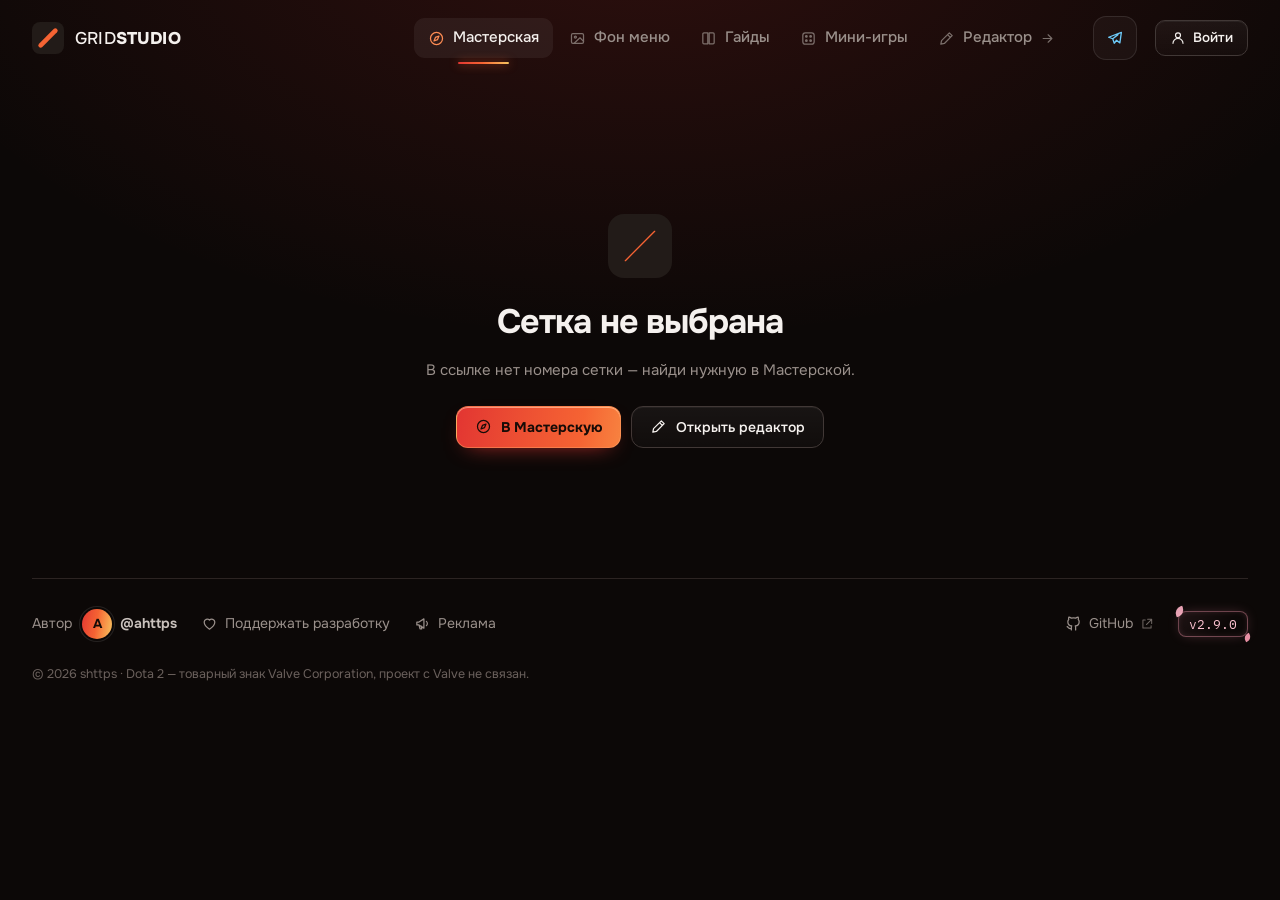
<file: grid.html>
<!doctype html>
<html lang="ru">
<head>
<meta charset="utf-8">
<meta name="viewport" content="width=device-width, initial-scale=1">
<title>Сетка героев Dota 2 · Grid Studio</title>
<meta name="description" content="Сетка героев Dota 2 из Мастерской Grid Studio: живое превью с портретами, скачивание hero_grid_config.json и правка в редакторе.">
<meta name="theme-color" content="#0f0d0c">
<meta property="og:title" content="Сетка героев Dota 2 · Grid Studio">
<meta property="og:description" content="Сетка героев из Мастерской Grid Studio — посмотри, скачай или открой в редакторе.">
<meta property="og:image" content="https://shttps.github.io/GridPainter/docs/ingame.webp">
<link rel="icon" href="logo.svg" type="image/svg+xml">
<link rel="preconnect" href="https://fonts.googleapis.com">
<link rel="stylesheet" href="https://fonts.googleapis.com/css2?family=Onest:wght@400;500;600;700;800&family=IBM+Plex+Mono:wght@400;500;600;700&family=Unbounded:wght@500;600;700&display=swap">
<link rel="stylesheet" href="site.css?v=67">
</head>
<body data-page="grid">
<!-- страница одной сетки: шапка с действиями, большое превью, описание и «что внутри», установка, ещё от автора и похожие.
     Всё рисует site.js (initGridPage) по ?id=<сетка> -->
<main class="wrap gp" id="gp">
  <div class="gp-loading"><span class="loading">Загружаю сетку…</span></div>
</main>

<footer class="wrap site-foot">
  <div class="bottom-bar" data-bottom-bar></div>
  <span class="foot-note">© 2026 shttps · Dota 2 — товарный знак Valve Corporation, проект с Valve не связан.</span>
</footer>

<div class="modal-root" id="modalRoot"></div>
<div class="toasts" id="toasts"></div>
<script src="heroes.js?v=37"></script>
<script src="config.js?v=41"></script>
<script src="auth.js?v=38"></script>
<script src="gridrender.js?v=37"></script>
<script src="catalog-api.js?v=44"></script>
<script src="dotabg.js?v=38"></script>
<script src="achievements.js?v=2"></script>
<script src="site.js?v=83"></script>
</body>
</html>
</file>
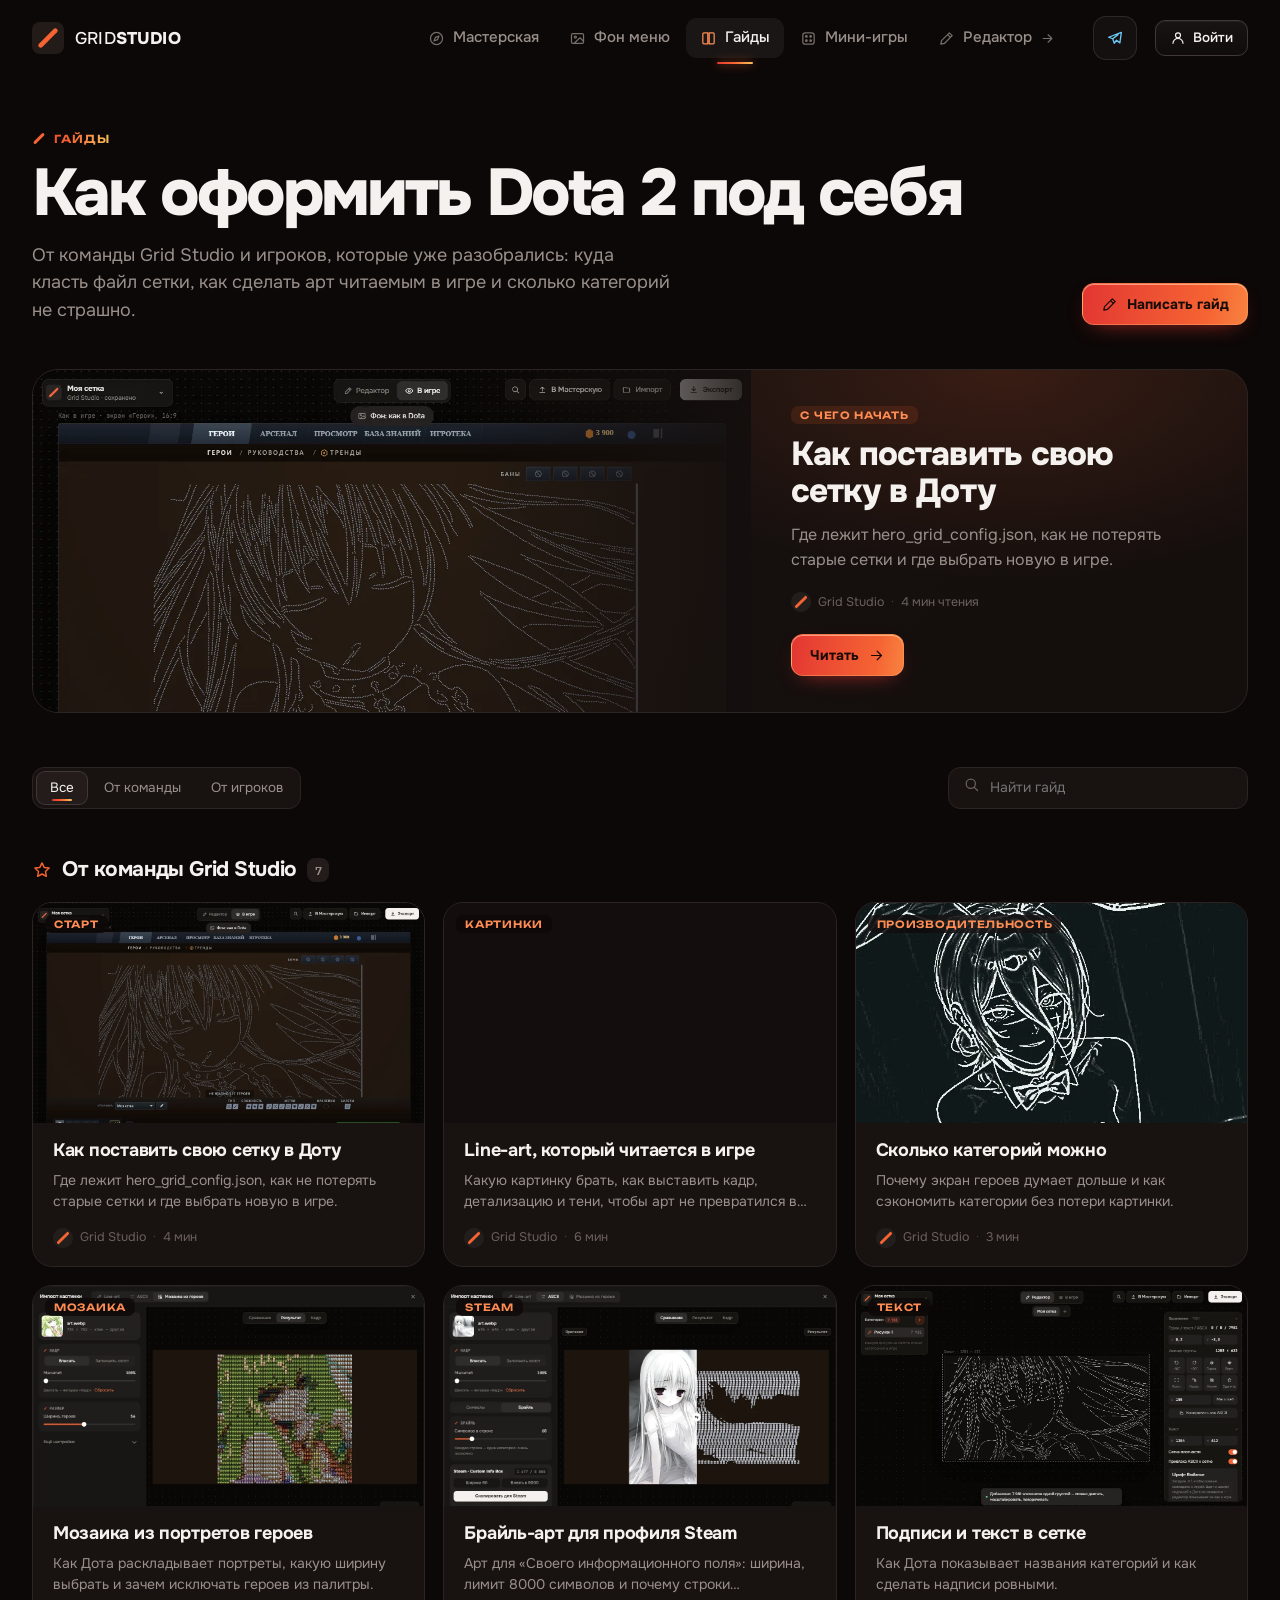
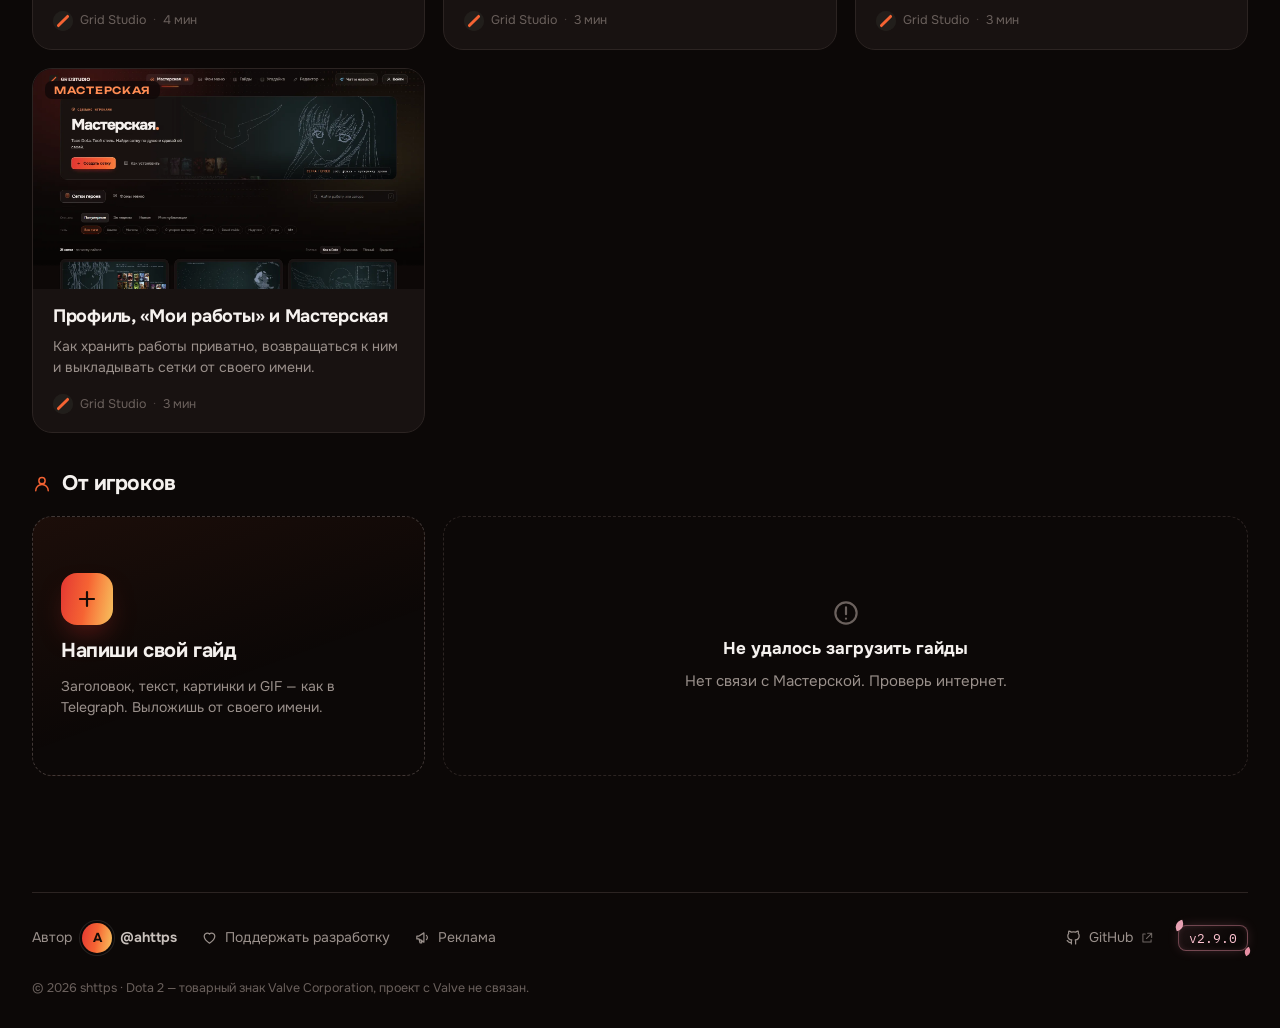
<file: guides.html>
<!doctype html>
<html lang="ru">
<head>
<meta charset="utf-8">
<meta name="viewport" content="width=device-width, initial-scale=1">
<title>Гайды · Grid Studio — как оформить Dota 2 под себя</title>
<meta name="description" content="Как оформить Dota 2 под себя — от команды Grid Studio и игроков: куда класть hero_grid_config.json, как сделать читаемый line-art, мозаика из героев и Брайль для Steam. Пиши свои гайды с картинками и GIF.">
<meta name="theme-color" content="#0e0a09">
<meta property="og:title" content="Гайды Grid Studio — как оформить Dota 2 под себя">
<meta property="og:description" content="Сетка героев, line-art из картинки, мозаика и арт для профиля Steam — по шагам, с картинками и GIF.">
<meta property="og:image" content="https://shttps.github.io/GridPainter/docs/guides/editor-ingame.webp">
<link rel="icon" href="logo.svg" type="image/svg+xml">
<link rel="preconnect" href="https://fonts.googleapis.com">
<link rel="stylesheet" href="https://fonts.googleapis.com/css2?family=Onest:wght@400;500;600;700;800&family=IBM+Plex+Mono:wght@400;500;600;700&family=Unbounded:wght@500;600;700&family=Lora:ital,wght@0,500;0,700;1,500&family=PT+Serif:ital,wght@0,400;0,700;1,400&display=swap">
<link rel="stylesheet" href="site.css?v=67">
<link rel="stylesheet" href="guides.css?v=3">
</head>
<body data-page="guides">

<div class="wrap" id="gList">
  <header class="page-head gl-head">
    <div>
      <span class="kicker">Гайды</span>
      <h1>Как оформить Dota&nbsp;2 под себя</h1>
      <p>От команды Grid Studio и игроков, которые уже разобрались: куда класть файл сетки, как сделать арт читаемым в игре и сколько категорий не страшно.</p>
    </div>
    <a class="btn primary gl-write" href="#write" data-icon="edit">Написать гайд</a>
  </header>

  <section class="gl-feature" id="gFeature" aria-label="Главный гайд"></section>

  <div class="gl-bar">
    <div class="chips gl-filter" id="gFilter" role="tablist" aria-label="Чьи гайды"></div>
    <label class="gl-search"><span data-icon="search"></span><input id="gSearch" type="search" placeholder="Найти гайд" autocomplete="off"></label>
  </div>

  <div class="gl-grid" id="gGrid" aria-live="polite"></div>
  <div class="gl-more" id="gMore"></div>
</div>

<footer class="wrap site-foot" id="gFoot">
  <div class="bottom-bar" data-bottom-bar></div>
  <span class="foot-note">© 2026 shttps · Dota 2 — товарный знак Valve Corporation, проект с Valve не связан.</span>
</footer>

<!-- читалка и редактор гайда: страница поверх списка, в стиле Telegraph -->
<div class="tg" id="tg" hidden></div>

<div class="modal-root" id="modalRoot"></div>
<div class="toasts" id="toasts"></div>
<script src="heroes.js?v=37"></script>
<script src="config.js?v=41"></script>
<script src="auth.js?v=38"></script>
<script src="gridrender.js?v=37"></script>
<script src="catalog-api.js?v=44"></script>
<script src="achievements.js?v=2"></script>
<script src="guides-data.js?v=1"></script>
<script src="site.js?v=83"></script>
<script src="guides.js?v=3"></script>
</body>
</html>
</file>
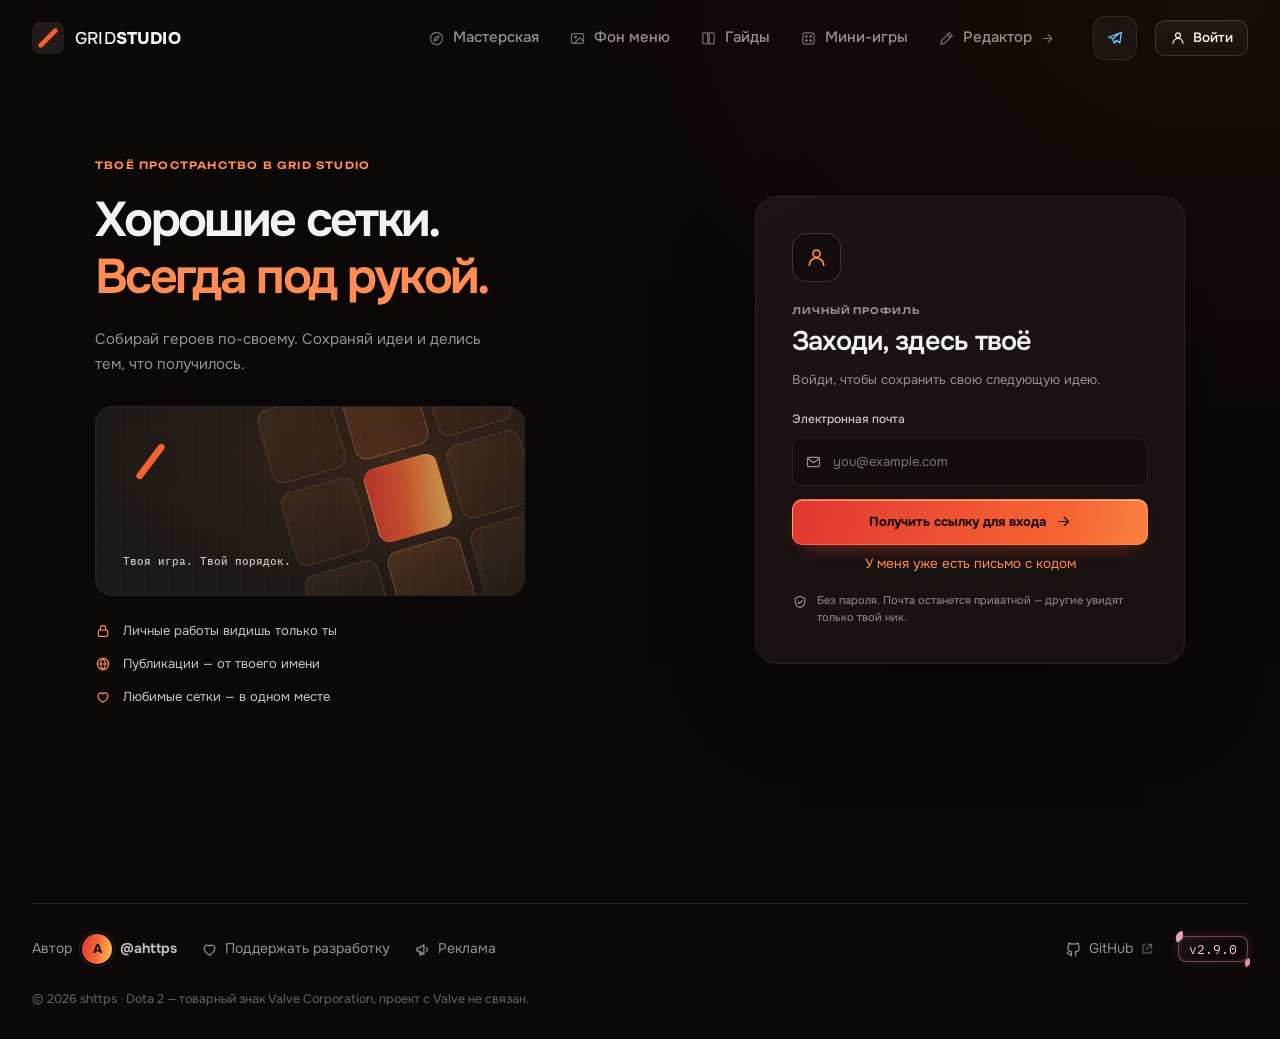
<file: profile.html>
<!doctype html>
<html lang="ru">
<head>
<meta charset="utf-8">
<meta name="viewport" content="width=device-width, initial-scale=1">
<title>Профиль · Grid Studio</title>
<meta name="description" content="Профиль Grid Studio: приватные «Мои работы», опубликованные сетки и страница автора.">
<meta name="theme-color" content="#0e0a09">
<meta name="robots" content="noindex">
<link rel="icon" href="logo.svg" type="image/svg+xml">
<link rel="preconnect" href="https://fonts.googleapis.com">
<link rel="stylesheet" href="https://fonts.googleapis.com/css2?family=Onest:wght@400;500;600;700;800&family=IBM+Plex+Mono:wght@400;500;600;700&family=Unbounded:wght@500;600;700&display=swap">
<link rel="stylesheet" href="site.css?v=67">
<link rel="stylesheet" href="community.css?v=44">
<link rel="stylesheet" href="profile.css?v=56">
</head>
<body data-page="profile">

<main class="wrap profile" id="profile"><div class="loading" role="status">Загружаю профиль…</div></main>

<footer class="wrap site-foot">
  <div class="bottom-bar" data-bottom-bar></div>
  <span class="foot-note">© 2026 shttps · Dota 2 — товарный знак Valve Corporation, проект с Valve не связан.</span>
</footer>

<div class="modal-root" id="modalRoot"></div>
<div class="toasts" id="toasts"></div>
<script src="heroes.js?v=37"></script>
<script src="config.js?v=41"></script>
<script src="auth.js?v=38"></script>
<script src="gridrender.js?v=37"></script>
<script src="catalog-api.js?v=44"></script>
<script src="dotabg.js?v=38"></script>
<script src="achievements.js?v=2"></script>
<script src="site.js?v=83"></script>
</body>
</html>
</file>
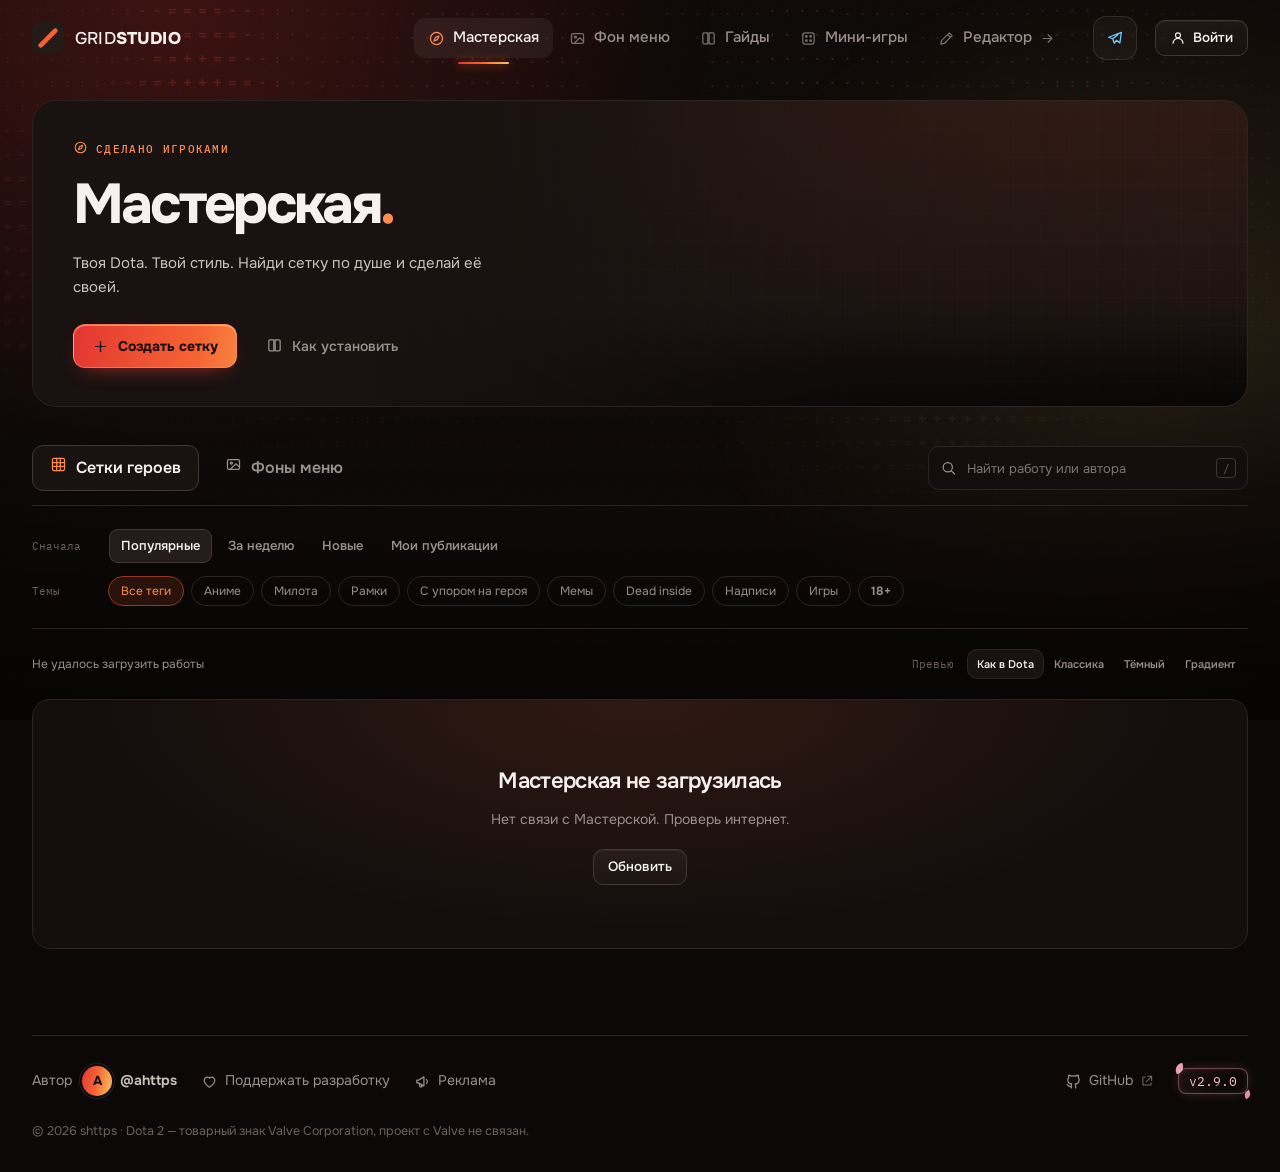
<file: workshop.html>
<!doctype html>
<html lang="ru">
<head>
<meta charset="utf-8">
<meta name="viewport" content="width=device-width, initial-scale=1">
<title>Мастерская — сетки героев Dota 2 · Grid Studio</title>
<meta name="description" content="Мастерская Grid Studio: готовые сетки героев Dota 2 и фоны главного меню от игроков. ASCII-арт, line-art, мозаики, картинки и видео — смотри, скачивай, выкладывай свои.">
<meta name="theme-color" content="#0f0d0c">
<meta property="og:title" content="Мастерская · Grid Studio">
<meta property="og:description" content="Сетки героев и фоны главного меню Dota 2 от игроков — смотри, скачивай, выкладывай свои.">
<meta property="og:image" content="https://shttps.github.io/GridPainter/docs/ingame.webp">
<link rel="icon" href="logo.svg" type="image/svg+xml">
<link rel="preconnect" href="https://fonts.googleapis.com">
<link rel="stylesheet" href="https://fonts.googleapis.com/css2?family=Onest:wght@400;500;600;700;800&family=IBM+Plex+Mono:wght@400;500;600;700&family=Unbounded:wght@500;600;700&display=swap">
<link rel="stylesheet" href="site.css?v=67">
<link rel="stylesheet" href="community.css?v=44">
<link rel="stylesheet" href="workshop.css?v=55">
</head>
<body data-page="workshop">
<!-- фон как на главной: сполохи темы и поле ASCII-символов (рисует site.js), внизу гаснет в цвет страницы -->
<div class="hero-bg ws-bg" aria-hidden="true">
  <div class="aurora au-1"></div><div class="aurora au-2"></div>
  <canvas class="bg-glyphs" id="wsGlyphs"></canvas>
  <div class="bg-grain"></div>
  <div class="bg-vignette"></div>
</div>

<main class="wrap workshop">
  <section class="ws-head" aria-labelledby="wsTitle">
    <div class="ws-art" id="wsArt"><div class="ws-art-stage"></div><a class="ws-art-label" id="wsArtLabel" hidden><i></i><em></em></a></div>
    <div class="ws-copy">
      <span class="ws-eyebrow"><span data-icon="compass"></span>Сделано игроками</span>
      <h1 id="wsTitle">Мастерская<span>.</span></h1>
      <p id="wsLead">Твоя Dota. Твой стиль. Найди сетку по душе и сделай её своей.</p>
      <div class="ws-actions">
        <a class="btn primary" id="wsCreate" href="editor.html">Создать сетку</a>
        <button class="btn" id="wsHow"><span data-icon="book"></span>Как установить</button>
      </div>
    </div>
    <div class="demo-note" id="demoNote" hidden>
      <span data-icon="alert"></span>
      <span>Мастерская работает в демо-режиме: база ещё не подключена, поэтому здесь видны только сетки, выложенные из этого браузера.</span>
    </div>
  </section>

  <div class="ws-bar">
    <div class="seg ws-tabs" id="wsTabs" role="tablist" aria-label="Что смотреть">
      <i class="seg-ind"></i>
      <button id="wsGridsTab" data-v="grids" class="on" role="tab" aria-selected="true" aria-controls="wsResults"><span data-icon="grid"></span>Сетки героев</button>
      <button id="wsBackgroundsTab" data-v="bg" role="tab" aria-selected="false" aria-controls="wsResults" tabindex="-1"><span data-icon="image"></span>Фоны меню</button>
    </div>
    <label class="search"><span data-icon="search"></span><input class="input" id="q" type="search" placeholder="Найти работу или автора" aria-label="Найти работу или автора" autocomplete="off"><kbd aria-hidden="true">/</kbd></label>
  </div>
  <section id="wsResults" role="tabpanel" aria-labelledby="wsGridsTab">
    <div class="ws-filters">
      <div class="ws-filter-row"><span class="ws-filter-label">Сначала</span><div class="seg ghost" id="wsSorts" role="group" aria-label="Сортировка"></div></div>
      <div class="ws-filter-row"><span class="ws-filter-label">Темы</span><div class="tchips" id="wsTags" role="group" aria-label="Теги"></div></div>
      <div class="tchips ws-aspect" id="wsAspect" role="group" aria-label="Пропорции экрана" hidden></div>
    </div>
    <div class="ws-meta">
      <div class="ws-result-count"><span class="count" id="count" role="status" aria-live="polite"></span><button class="ws-reset" id="wsReset" hidden><span data-icon="x"></span>Сбросить</button></div>
      <div class="ws-preview" id="wsPreview"><span class="ws-filter-label">Превью</span><div class="seg sm" id="wsBg" role="group" aria-label="Подложка превью"></div></div>
    </div>

    <div class="cards" id="cards" aria-busy="true"></div>
    <div class="more"><button class="btn" id="more" hidden>Показать ещё</button></div>
  </section>

  <footer class="site-foot">
    <div class="bottom-bar" data-bottom-bar></div>
    <span class="foot-note">© 2026 shttps · Dota 2 — товарный знак Valve Corporation, проект с Valve не связан.</span>
  </footer>
</main>

<div class="modal-root" id="modalRoot"></div>
<div class="toasts" id="toasts"></div>
<script src="heroes.js?v=37"></script>
<script src="config.js?v=41"></script>
<script src="auth.js?v=38"></script>
<script src="gridrender.js?v=37"></script>
<script src="catalog-api.js?v=44"></script>
<script src="dotabg.js?v=38"></script>
<script src="achievements.js?v=2"></script>
<script src="site.js?v=83"></script>
</body>
</html>
</file>
<file: site.css>
/* Dota 2 Grid Studio — сайт: главная, каталог, гайды, «Угадайка», профиль.
   Тёмный «графит» и градиент «Огня» из трёх цветов (c1 → c2 → c3). */
:root {
  --h: 35;                                  /* оттенок графита */
  --c1: oklch(0.6 0.21 27);                 /* кровавый красный */
  --c2: oklch(0.68 0.19 38);                /* оранжевый штрих */
  --c3: oklch(0.84 0.13 82);                /* золото */
  --accent-hi: oklch(0.76 0.16 45);
  --accent-line: oklch(0.47 0.13 36);
  --accent-ink: #160b07;
  --bg: oklch(0.14 0.008 var(--h));
  --bg-2: oklch(0.17 0.009 var(--h));
  --card: oklch(0.19 0.01 var(--h));
  --card-2: oklch(0.235 0.011 var(--h));
  --line: oklch(0.27 0.012 var(--h));
  --line-strong: oklch(0.35 0.014 var(--h));
  --ink: oklch(0.96 0.006 60);
  --ink-2: oklch(0.82 0.012 60);
  --muted: oklch(0.66 0.014 50);
  --faint: oklch(0.5 0.014 45);
  --dot: oklch(0.32 0.014 var(--h));
  --red: var(--c1);
  --accent: var(--c2);
  --gold: var(--c3);
  --accent-soft: color-mix(in oklab, var(--c2) 13%, transparent);
  --grad: linear-gradient(100deg, var(--c1) 0%, var(--c2) 48%, var(--c3) 100%);
  --heart: oklch(0.7 0.19 15);
  --ok: oklch(0.78 0.15 150);
  --danger: oklch(0.68 0.17 30);
  --r: 16px;
  --nav-h: 76px;
  --ease: cubic-bezier(.2, .8, .2, 1);
  --spring: cubic-bezier(.34, 1.4, .64, 1);
  --font: "Onest", "Segoe UI", system-ui, sans-serif;
  --mono: "IBM Plex Mono", "JetBrains Mono", Consolas, monospace;
  --disp: "Unbounded", "Onest", "Segoe UI", sans-serif;      /* заглавные метки: «Мозаика · 3 302 категории», «Мастерская», бейджи */
  color-scheme: dark;
}
* { box-sizing: border-box; }
[hidden] { display: none !important; }
html { background: var(--bg); scroll-behavior: smooth; }
body { margin: 0; min-height: 100vh; background: var(--bg); color: var(--ink); font: 15px/1.55 var(--font); -webkit-font-smoothing: antialiased; overflow-x: hidden; }
a { color: inherit; }
button, input, select, textarea { font: inherit; color: inherit; }
button:focus { outline: none; }
:focus-visible { outline: 2px solid var(--accent); outline-offset: 3px; border-radius: 6px; }
::selection { background: color-mix(in oklab, var(--c1) 40%, transparent); }
@media (prefers-reduced-motion: reduce) { html { scroll-behavior: auto; } *, *::before, *::after { animation-duration: .01ms !important; animation-iteration-count: 1 !important; transition-duration: .01ms !important; } }
.wrap { width: min(1240px, 100% - 64px); margin: 0 auto; }
.i { width: 17px; height: 17px; flex: none; fill: none; stroke: currentColor; stroke-width: 1.75; stroke-linecap: round; stroke-linejoin: round; }

/* ---------- знак ---------- */
.mk-bg { fill: #221b18; }
.mk-dot { fill: oklch(0.55 0.02 45); }
.mk-stroke { stroke: var(--accent); stroke-linecap: round; fill: none; }

/* ---------- меню сверху: знак слева, разделы и вход справа; при прокрутке — стеклянная полоса ---------- */
.navbar { position: fixed; z-index: 50; top: 0; left: 0; right: 0; border-bottom: 1px solid transparent; animation: navIn .7s var(--ease) both; transition: background .3s, border-color .3s, box-shadow .3s; }
@keyframes navIn { from { opacity: 0; transform: translateY(-14px); } }
.navbar.scrolled { background: oklch(0.14 0.007 var(--h) / .86); -webkit-backdrop-filter: blur(18px) saturate(1.4); backdrop-filter: blur(18px) saturate(1.4); border-bottom-color: oklch(1 0 0 / .07); box-shadow: 0 12px 40px -24px rgba(0, 0, 0, .9); }
/* тонкая полоска градиента Доты по нижнему краю, когда меню прилипло */
.navbar::after { content: ""; position: absolute; left: 0; right: 0; bottom: -1px; height: 1px; background: linear-gradient(90deg, transparent, color-mix(in oklab, var(--c1) 50%, transparent), color-mix(in oklab, var(--c3) 40%, transparent), transparent); opacity: 0; transition: opacity .3s; }
.navbar.scrolled::after { opacity: 1; }
.nav-pill { position: relative; display: flex; align-items: center; gap: 10px; width: min(1320px, 100% - 64px); height: var(--nav-h); margin: 0 auto; transition: height .3s var(--ease); }
.navbar.scrolled .nav-pill { height: 62px; }
.logo { display: flex; align-items: center; gap: 11px; text-decoration: none; font: 500 17px/1 var(--font); letter-spacing: .01em; text-transform: uppercase; white-space: nowrap; }
.logo b { font-weight: 800; }
.logo svg { width: 32px; height: 32px; flex: none; overflow: visible; transition: transform .55s var(--spring), filter .4s var(--ease); }
.logo .mk-bg { transition: fill .4s var(--ease); }
.logo .mk-stroke { stroke-width: 7; stroke-dasharray: 32; animation: strokeIn .8s var(--ease) .3s both; transition: stroke .4s; }
/* наведение на логотип: знак подпрыгивает с поворотом и загорается, штрих перерисовывается, по надписи пробегает блик */
.logo:hover svg { transform: rotate(-14deg) scale(1.14); filter: drop-shadow(0 0 12px color-mix(in oklab, var(--accent) 60%, transparent)); }
.logo:hover .mk-bg { fill: #2e221c; }
.logo:hover .mk-stroke { stroke: var(--accent-hi); animation: strokeRedraw .6s var(--ease); }
.logo:active svg { transform: rotate(-14deg) scale(1.02); transition-duration: .15s; }
.logo span { background: linear-gradient(100deg, var(--ink) 42%, var(--accent-hi) 50%, var(--ink) 58%) 100% 0 / 260% 100% no-repeat; -webkit-background-clip: text; background-clip: text; color: transparent; transition: letter-spacing .5s var(--ease); }
.logo:hover span { letter-spacing: .04em; animation: logoShine .9s var(--ease); }
@keyframes logoShine { from { background-position: 100% 0; } to { background-position: 0 0; } }
@media (prefers-reduced-motion: reduce) { .logo svg, .logo span { transition: none; animation: none !important; } .logo:hover svg { transform: none; } }
.nav-links { position: relative; display: flex; align-items: center; gap: 2px; margin-left: auto; }
.nav-links a { position: relative; z-index: 1; display: flex; align-items: center; gap: 8px; height: 40px; padding: 0 14px; border-radius: 11px; color: var(--muted); text-decoration: none; font-size: 15px; font-weight: 500; white-space: nowrap; transition: color .2s; }
.nav-links a .i { width: 17px; height: 17px; opacity: .75; transition: transform .35s var(--spring), color .2s, opacity .2s; }
.nav-links a:hover, .nav-links a[aria-current] { color: var(--ink); }
.nav-links a:hover .i { transform: rotate(-8deg) scale(1.1); opacity: 1; }
.nav-links a[aria-current] .i { color: var(--accent-hi); opacity: 1; }
.nav-links a.nav-studio .i:last-child { width: 15px; height: 15px; transform: none; transition: transform .25s var(--ease); }
.nav-links a.nav-studio:hover .i:last-child { transform: translateX(3px); }
/* подсветка переезжает под ссылку под курсором и возвращается к текущей странице */
.nav-hl { position: absolute; z-index: 0; left: 0; top: 0; height: 40px; width: 0; border-radius: 11px; background: oklch(1 0 0 / .06); opacity: 0; transition: transform .45s var(--spring), width .45s var(--spring), opacity .2s; pointer-events: none; }
.nav-hl::after { content: ""; position: absolute; left: 32%; right: 32%; bottom: -6px; height: 2px; border-radius: 2px; background: var(--grad); box-shadow: 0 0 10px color-mix(in oklab, var(--c2) 80%, transparent); }
.nav-badge { min-width: 20px; height: 18px; padding: 0 6px; display: inline-grid; place-items: center; border-radius: 9px; background: var(--accent-soft); color: var(--accent-hi); font: 600 9.5px var(--disp); letter-spacing: .02em; }
.nav-acc { display: flex; align-items: center; margin-left: 8px; }
/* Telegram: чат и новости — таблетка в тон меню, рядом с «Войти» */
.nav-tg { display: inline-flex; align-items: center; gap: 9px; height: 44px; padding: 0 14px; margin-left: 14px; border-radius: 13px; border: 1px solid oklch(1 0 0 / .1); background: oklch(1 0 0 / .035); color: var(--ink-2); text-decoration: none; font-size: 14.5px; font-weight: 550; white-space: nowrap; transition: border-color .2s, background .2s, color .2s, transform .25s var(--spring); }
.nav-tg .i { width: 18px; height: 18px; color: oklch(0.8 0.11 232); transition: transform .35s var(--spring); }
.nav-tg:hover { color: var(--ink); border-color: oklch(0.8 0.11 232 / .45); background: oklch(0.8 0.11 232 / .09); transform: translateY(-1px); }
.nav-tg:hover .i { transform: translate(2px, -2px) rotate(-8deg); }
@media (max-width: 1360px) { .nav-tg { padding: 0; width: 44px; justify-content: center; } .nav-tg span { display: none; } }
.nav-acc .btn .i { width: 16px; height: 16px; }
.nav-login { height: 44px; padding: 0 20px; border-radius: 13px; background: oklch(0.2 0.009 var(--h) / .8); border-color: oklch(1 0 0 / .12); font-weight: 600; font-size: 15px; }
.nav-user { display: flex; align-items: center; gap: 9px; height: 44px; padding: 0 16px 0 5px; border-radius: 99px; border: 1px solid oklch(1 0 0 / .1); background: oklch(1 0 0 / .04); color: var(--ink); text-decoration: none; font-size: 14.5px; font-weight: 600; transition: border-color .2s, background .2s; }
.nav-user:hover, .nav-user.on { border-color: var(--accent-line); background: var(--accent-soft); }
.nav-user .ava { width: 34px; height: 34px; }
.nav-user .nav-nick { max-width: 140px; overflow: hidden; text-overflow: ellipsis; white-space: nowrap; }
.nav-burger { display: none; width: 44px; height: 44px; border: 0; border-radius: 12px; background: oklch(1 0 0 / .06); cursor: pointer; flex-direction: column; align-items: center; justify-content: center; gap: 5px; }
.nav-burger i { display: block; width: 16px; height: 1.75px; border-radius: 2px; background: var(--ink); transition: transform .3s var(--ease); }
.navbar.open .nav-burger i:first-child { transform: translateY(3.4px) rotate(45deg); }
.navbar.open .nav-burger i:last-child { transform: translateY(-3.4px) rotate(-45deg); }
/* аватар: картинка или первая буква ника на градиенте */
.ava, .sh-ava, .pf-ava { position: relative; display: inline-grid; place-items: center; flex: none; width: 32px; height: 32px; border-radius: 50%; overflow: hidden; background: var(--grad); color: var(--accent-ink); font-weight: 750; font-size: 13px; }
.ava img, .sh-ava img, .pf-ava img { width: 100%; height: 100%; object-fit: cover; display: block; }

/* ---------- кнопки ---------- */
.btn { display: inline-flex; align-items: center; justify-content: center; gap: 9px; height: 42px; padding: 0 18px; border-radius: 12px; border: 1px solid var(--line-strong); background: linear-gradient(180deg, oklch(1 0 0 / .05), oklch(1 0 0 / .02)); color: var(--ink); font-size: 14px; font-weight: 550; line-height: 1; text-decoration: none; cursor: pointer; white-space: nowrap; box-shadow: inset 0 1px 0 oklch(1 0 0 / .05); transition: background .15s, border-color .15s, transform .2s var(--spring), box-shadow .25s, color .15s; }
.btn:hover { background: linear-gradient(180deg, oklch(1 0 0 / .09), oklch(1 0 0 / .04)); border-color: oklch(0.5 0.016 40); transform: translateY(-1px); }
.btn:active { transform: translateY(0) scale(.98); }
.btn:focus-visible { outline: 2px solid var(--accent-hi); outline-offset: 3px; border-radius: 12px; }
.btn.primary { position: relative; background: var(--grad); background-size: 160% 100%; background-position: 0 0; color: var(--accent-ink); border-color: oklch(0.78 0.14 50 / .55); font-weight: 700;
  box-shadow: inset 0 1px 0 oklch(1 0.05 80 / .45), 0 8px 22px -12px color-mix(in oklab, var(--c1) 90%, transparent); transition: background-position .5s var(--ease), transform .2s var(--spring), box-shadow .25s; }
.btn.primary:hover { background: var(--grad); background-size: 160% 100%; background-position: 100% 0; border-color: oklch(0.85 0.13 60 / .7); box-shadow: inset 0 1px 0 oklch(1 0.05 80 / .55), 0 12px 28px -10px color-mix(in oklab, var(--c1) 100%, transparent); transform: translateY(-1px); }
.btn.primary:active { transform: translateY(0) scale(.98); }
.btn.glass { background: oklch(1 0 0 / .045); border-color: oklch(1 0 0 / .1); -webkit-backdrop-filter: blur(10px); backdrop-filter: blur(10px); }
.btn.glass:hover { background: oklch(1 0 0 / .08); border-color: oklch(1 0 0 / .18); }
.btn.sm { height: 36px; padding: 0 14px; font-size: 13.5px; border-radius: 10px; gap: 7px; }
.btn.ghost { border-color: transparent; background: transparent; }
.btn.ghost:hover { background: oklch(1 0 0 / .05); }
.btn:disabled { opacity: .45; pointer-events: none; }
.btn.on { color: var(--heart); border-color: oklch(0.7 0.19 15 / .4); background: oklch(0.7 0.19 15 / .08); }
.btn .ico-box { display: grid; place-items: center; width: 24px; height: 24px; border-radius: 7px; transition: transform .35s var(--spring); }
.btn:hover .ico-box { transform: rotate(-8deg) scale(1.08); }
.btn.primary .ico-box { background: oklch(0.2 0.05 30 / .16); }
.btn:not(.primary) .ico-box { background: oklch(1 0 0 / .07); }
.btn .i { transition: transform .25s var(--ease); }
.btn:hover > .i:last-child:not(:first-child) { transform: translateX(3px); }

/* ---------- первый экран: слева заголовок и разделы, справа ноутбук с редактором ---------- */
.landing { position: relative; min-height: max(760px, 100vh); display: flex; flex-direction: column; padding-top: var(--nav-h); overflow: hidden; }
.hero-bg { position: absolute; inset: 0; pointer-events: none; overflow: hidden; }
/* фон: сполохи цветов «Огня», поле ASCII-символов (рисует site.js), зерно и виньетка.
   Сполохи — радиальные градиенты без filter: blur: их двигает видеокарта, перерисовки нет. */
.aurora { position: absolute; border-radius: 50%; will-change: transform; }
.au-1 { width: 1100px; height: 900px; left: -380px; top: -440px; background: radial-gradient(closest-side, var(--c1), transparent); opacity: .3; animation: auA 18s ease-in-out infinite alternate; }
.au-2 { width: 920px; height: 760px; right: -320px; top: -6%; background: radial-gradient(closest-side, var(--c3), transparent); opacity: .16; animation: auB 23s ease-in-out infinite alternate; }
.au-3 { width: 1300px; height: 720px; left: 18%; bottom: -440px; background: radial-gradient(closest-side, var(--c2), transparent); opacity: .2; animation: auC 27s ease-in-out infinite alternate; }
@keyframes auA { to { transform: translate(160px, 110px) scale(1.18); } }
@keyframes auB { to { transform: translate(-140px, 160px) scale(1.25); } }
@keyframes auC { to { transform: translate(-180px, -60px) scale(1.1); } }
/* под всем фоном — фон из Мастерской «На главную», если он есть. Любой ролик
   тонируется под тему — тёплый графит, приглушено, слева темнее, чтобы заголовок читался. */
.bg-media { position: absolute; inset: 0; background: var(--bg); }
.bg-media > video, .bg-media > img { position: absolute; inset: 0; width: 100%; height: 100%; object-fit: cover; opacity: 0; transition: opacity 1.6s var(--ease);
  filter: grayscale(.4) sepia(.55) hue-rotate(-16deg) saturate(1.7) brightness(var(--bgk, .95)) contrast(1.2); }
.bg-media > .on { opacity: 1; }
.bg-media > .top { z-index: 1; } /* копия ролика на стыке цикла проявляется поверх (crossLoop в site.js) */
/* фон из Мастерской: чуть размыт, чтобы мелкие детали не спорили с заголовком; увеличен — края размытия за экраном */
.bg-media > .feat { filter: grayscale(.4) sepia(.55) hue-rotate(-16deg) saturate(1.5) brightness(var(--bgk, .45)) contrast(1.15) blur(2px); transform: scale(1.03); }
.bg-media::after { content: ""; position: absolute; z-index: 2; inset: 0;
  background: linear-gradient(90deg, oklch(0.14 0.008 var(--h) / .78) 0%, oklch(0.14 0.008 var(--h) / .35) 45%, transparent 75%),
    linear-gradient(180deg, oklch(0.14 0.008 var(--h) / .5) 0%, transparent 22%); }
/* сполохи над фоном — тише, иначе красный забивает картинку; пока фона нет — обычной яркости */
.au-1, .au-2, .au-3 { transition: opacity 1.6s var(--ease); }
.bg-media.has ~ .au-1 { opacity: .18; }
.bg-media.has ~ .au-2 { opacity: .1; }
.bg-media.has ~ .au-3 { opacity: .12; }
.hero-credit { position: absolute; z-index: 4; right: 24px; top: calc(var(--nav-h) + 6px); display: flex; align-items: center; gap: 6px; max-width: min(360px, 60vw); padding: 5px 11px; border-radius: 99px; background: oklch(0.14 0.008 var(--h) / .6); border: 1px solid oklch(1 0 0 / .07); color: var(--muted); font-size: 12px; text-decoration: none; backdrop-filter: blur(8px); animation: fade .6s var(--ease) both; transition: color .2s, border-color .2s; }
.hero-credit span { overflow: hidden; text-overflow: ellipsis; white-space: nowrap; }
.hero-credit .i { width: 14px; height: 14px; }
.hero-credit:hover { color: var(--ink); border-color: var(--accent-line); }
/* затухание к краям считает сам site.js — CSS-маска на анимированном холсте дорогая */
.bg-glyphs { position: absolute; inset: 0; width: 100%; height: 100%; }
/* зерно неподвижное и без mix-blend-mode: иначе браузер пересчитывает смешивание каждый кадр фона */
.bg-grain { position: absolute; inset: 0; opacity: .035; pointer-events: none;
  background-image: url("data:image/svg+xml,%3Csvg xmlns='http://www.w3.org/2000/svg' width='180' height='180'%3E%3Cfilter id='n'%3E%3CfeTurbulence type='fractalNoise' baseFrequency='.85' numOctaves='3' stitchTiles='stitch'/%3E%3C/filter%3E%3Crect width='100%25' height='100%25' filter='url(%23n)'/%3E%3C/svg%3E");
  }
.bg-vignette { position: absolute; inset: 0; background: radial-gradient(ellipse 130% 100% at 50% 35%, transparent 60%, oklch(0.09 0.008 var(--h) / .85)), linear-gradient(180deg, transparent 78%, var(--bg)); }
/* заголовок: градиент темы медленно переливается */
.landing h1 .grad { background-image: linear-gradient(100deg, var(--c1), var(--c2), var(--c3), var(--c2), var(--c1)); background-size: 300% 100%; animation: wordIn .8s var(--ease) calc(var(--i, 1) * .07s) both, shine 9s ease-in-out 1s infinite alternate; }
@keyframes shine { to { background-position: 100% 0; } }
.landing-grid { position: relative; z-index: 2; flex: 1; display: grid; grid-template-columns: minmax(0, 740px) minmax(0, 1fr); gap: 48px; align-items: center; width: min(1320px, 100% - 64px); }
.landing-copy { position: relative; z-index: 3; padding: 16px 0 0; }
.landing h1 { margin: 0 0 18px; font-size: clamp(46px, 5.9vw, 88px); line-height: .94; letter-spacing: -.055em; font-weight: 800; }
.landing h1 .w { display: inline-block; animation: wordIn .8s var(--ease) calc(var(--i, 0) * .07s) both; }
/* заголовки сменяют друг друга (heroTitles в site.js): слова улетают вверх по очереди, новые выезжают снизу */
.landing h1.out .w { animation: wordOut .38s var(--ease) calc(var(--i, 0) * .04s) both; }
@keyframes wordOut { to { opacity: 0; transform: translateY(-.35em) rotate(-2deg); filter: blur(8px); } }
.lead { margin: 0 0 26px; max-width: 480px; color: var(--muted); font-size: 18.5px; line-height: 1.5; animation: rise .7s var(--ease) .28s both; }
.grad { background: var(--grad); -webkit-background-clip: text; background-clip: text; color: transparent; padding-bottom: .06em; }
.btn.lg { height: 48px; padding: 0 22px; font-size: 15px; border-radius: 14px; }
.btn.lg:focus-visible { border-radius: 14px; }
.btn.block { width: 100%; }

/* панели разделов. Стекла (backdrop-filter) нет: под панелями анимированный фон, и размытие
   пересчитывалось бы каждый кадр — главная из-за этого и лагала. Вместо него плотный фон и «прожектор» за курсором. */
.fcards { display: grid; grid-template-columns: repeat(3, minmax(0, 1fr)); gap: 12px; }
.fcard, .fwide { position: relative; isolation: isolate; border-radius: 22px; background: oklch(0.17 0.008 var(--h) / .94); border: 1px solid var(--line);
  animation: rise .7s var(--ease) var(--d, .3s) both; transition: border-color .25s, transform .35s var(--ease), box-shadow .35s var(--ease); }
.fcard::before, .fwide::before { content: ""; position: absolute; z-index: -1; inset: 0; border-radius: inherit; pointer-events: none; opacity: var(--hov, 0);
  background: radial-gradient(260px circle at var(--mx, 50%) var(--my, 0%), color-mix(in oklab, var(--c2) 16%, transparent), transparent 70%); }
.fcard::after, .fwide::after { content: ""; position: absolute; inset: -1px; border-radius: inherit; padding: 1px; pointer-events: none; opacity: var(--hov, 0);
  background: radial-gradient(200px circle at var(--mx, 50%) var(--my, 0%), var(--c3), var(--c1) 45%, transparent 75%);
  -webkit-mask: linear-gradient(#000 0 0) content-box, linear-gradient(#000 0 0); -webkit-mask-composite: xor; mask-composite: exclude; }
.fcard:hover, .fwide:hover { border-color: oklch(0.32 0.014 var(--h)); transform: translateY(-4px); box-shadow: 0 26px 50px -30px color-mix(in oklab, var(--c1) 85%, transparent); }
.fcard { display: flex; flex-direction: column; gap: 6px; padding: 12px 12px 14px; }
.fc-media { position: relative; height: 112px; margin-bottom: 8px; border-radius: 14px; overflow: hidden; background: #120d0b; transition: transform .45s var(--ease); }
.fcard:hover .fc-media { transform: scale(1.025); }
.fc-media::after { content: ""; position: absolute; inset: 0; border-radius: inherit; box-shadow: inset 0 0 0 1px oklch(1 0 0 / .05); pointer-events: none; }
.fc-faces-grid { display: flex; flex-direction: column; justify-content: center; gap: 6px; padding: 0; -webkit-mask-image: linear-gradient(90deg, transparent, #000 14%, #000 86%, transparent); mask-image: linear-gradient(90deg, transparent, #000 14%, #000 86%, transparent); }
.ff-row { overflow: hidden; }
.ff-track { display: flex; gap: 6px; width: max-content; animation: ffRun 34s linear infinite; }
.ff-row:nth-child(2) .ff-track { animation-direction: reverse; animation-duration: 40s; }
.fc-faces-grid img { flex: none; width: 46px; height: 46px; object-fit: cover; object-position: 50% 15%; border-radius: 7px; filter: saturate(.85); transition: transform .3s var(--spring), filter .2s; }
@keyframes ffRun { to { transform: translateX(calc(-50% - 3px)); } }
@media (prefers-reduced-motion: reduce) { .ff-track { animation: none; } }
.fcard:hover .fc-faces-grid img { filter: none; }
.fc-faces-grid img:hover { transform: scale(1.12); }
/* арты по очереди (порядок случайный): сначала картинка, потом по ней проходит луч и остаётся line-art */
.fl-slide { position: absolute; inset: 0; opacity: 0; transition: opacity .7s var(--ease); }
.fl-slide.on { opacity: 1; }
.fl-slide img { position: absolute; inset: 0; width: 100%; height: 100%; object-fit: cover; object-position: 50% 22%; transition: transform .6s var(--ease); }
.fl-slide .out { clip-path: inset(0 100% 0 0); }
.fl-slide.on .out { animation: flWipe 4.8s var(--ease) forwards; }
.fl-slide::after { content: ""; position: absolute; top: 0; bottom: 0; left: 0; width: 2px; background: var(--accent-hi); box-shadow: 0 0 14px 2px var(--accent-hi); opacity: 0; }
.fl-slide.on::after { animation: flScan 4.8s var(--ease) forwards; }
.fcard:hover .fl-slide img { transform: scale(1.06); }
@keyframes flWipe { 0%, 14% { clip-path: inset(0 100% 0 0); } 58%, 100% { clip-path: inset(0 0 0 0); } }
@keyframes flScan { 0%, 13.9% { left: 0; opacity: 0; } 14% { left: 0; opacity: 1; } 58% { left: calc(100% - 2px); opacity: 1; } 58.1%, 100% { left: 0; opacity: 0; } }
@media (prefers-reduced-motion: reduce) { .fl-slide .out { animation: none; clip-path: none; } .fl-slide::after { display: none; } }
.fc-braille { display: block; }
.fc-braille canvas { position: absolute; inset: 0; display: block; width: 100%; height: 100%; }
.fcard > b { font-size: 18px; font-weight: 700; letter-spacing: -.01em; }
.fcard > span { flex: 1; margin-bottom: 12px; color: var(--muted); font-size: 13.5px; line-height: 1.45; }
.fc-more { display: flex; align-items: center; justify-content: center; gap: 6px; margin-top: 8px; color: var(--muted); font-size: 13.5px; text-decoration: none; transition: color .15s; }
.fc-more .i { width: 15px; height: 15px; order: 2; transition: transform .25s var(--ease); }
.fc-more:hover { color: var(--ink); }
.fc-more:hover .i { transform: translateX(3px); }

/* вторая строка: две широкие панели — фоны меню и «Угадайка» дня */
.frow { display: grid; grid-template-columns: repeat(2, minmax(0, 1fr)); gap: 12px; margin-top: 12px; }
.fwide { display: flex; align-items: center; gap: 14px; min-width: 0; padding: 12px 18px 12px 12px; text-decoration: none; }
.wc-art { position: relative; display: grid; place-content: center; flex: none; width: 60px; height: 60px; border-radius: 14px; overflow: hidden; background: #120d0b; box-shadow: inset 0 0 0 1px oklch(1 0 0 / .06); transition: transform .4s var(--spring); }
.fwide:hover .wc-art { transform: rotate(-4deg) scale(1.06); }
.wc-text { min-width: 0; }
.wc-text b { display: flex; align-items: center; gap: 8px; font-size: 17px; font-weight: 700; white-space: nowrap; }
.wc-text b em { padding: 2px 7px; border-radius: 6px; background: var(--grad); color: var(--accent-ink); font: 600 9px/1.5 var(--disp); font-style: normal; letter-spacing: .06em; text-transform: uppercase; }
.wc-text small { display: block; color: var(--muted); font-size: 13.5px; line-height: 1.35; }
.wc-go { margin-left: auto; color: var(--muted); }
.wc-go .i { width: 20px; height: 20px; transition: transform .25s var(--ease), color .2s; }
.fwide:hover .wc-go .i { transform: translateX(4px); color: var(--ink); }
/* мини-«главное меню»: небо переливается (сдвигается слой — без перерисовки), сверху и снизу полоски интерфейса */
.wc-sky { position: absolute; top: 0; bottom: 0; left: 0; width: 200%; background: linear-gradient(100deg, oklch(0.32 0.09 280), oklch(0.45 0.16 330) 25%, oklch(0.62 0.17 40) 50%, oklch(0.45 0.16 330) 75%, oklch(0.32 0.09 280)); animation: sky 7s linear infinite; }
@keyframes sky { to { transform: translateX(-50%); } }
.wc-hud { position: absolute; left: 7px; right: 7px; top: 7px; height: 5px; border-radius: 3px; background: oklch(0.12 0.01 40 / .7); }
.wc-bg img { position: absolute; inset: 0; width: 100%; height: 100%; object-fit: cover; opacity: 0; transform: scale(1.22); transition: opacity .8s, transform 4s linear; }
.wc-bg img.on { opacity: 1; transform: scale(1); }
.wc-hud.b { top: auto; bottom: 7px; left: 32px; height: 9px; background: oklch(0.6 0.15 145 / .9); }
.gc-art { font: 600 12px/1.15 var(--mono); color: var(--gold); letter-spacing: 1.5px; text-align: center; }
.gc-art i { font-style: normal; display: block; }
.gc-art i:nth-child(2) { color: var(--accent-hi); }
.gc-art i:nth-child(3) { color: oklch(0.7 0.18 30); }

/* ноутбук: наклонён к центру и уходит за правый край, чуть поворачивается за курсором */
.landing-device { position: relative; align-self: stretch; min-height: 560px; perspective: 2400px; }
.landing-device::before { content: ""; position: absolute; left: -10%; top: 0; width: 130%; height: 100%; border-radius: 50%; background: radial-gradient(closest-side, color-mix(in oklab, var(--c2) 60%, transparent), transparent); opacity: .3; }
.laptop { position: absolute; left: 0; top: 50%; width: 1000px; transform-style: preserve-3d; transform-origin: 0 50%;
  transform: translateY(-54%) rotateY(calc(-24deg + var(--mx, 0) * 5deg)) rotateX(calc(7deg - var(--my, 0) * 4deg)) rotateZ(2.5deg); transition: transform .8s var(--ease); animation: laptopIn 1.2s var(--ease) .25s both; }
@keyframes laptopIn { from { opacity: 0; translate: 80px 30px; } }
.lt-lid { padding: 14px 14px 18px; border-radius: 24px 24px 10px 10px; background: linear-gradient(150deg, oklch(0.31 0.012 var(--h)), oklch(0.16 0.008 var(--h)) 55%, oklch(0.2 0.009 var(--h)));
  box-shadow: 0 0 0 1px oklch(1 0 0 / .08), 0 1px 0 oklch(1 0 0 / .16) inset, -40px 60px 120px -30px rgba(0, 0, 0, .95); }
.lt-screen { position: relative; aspect-ratio: 16 / 10; border-radius: 10px; overflow: hidden; background: #0f0d0c; }
.lt-screen img { display: block; width: 100%; height: 100%; object-fit: cover; }
.lt-screen::after { content: ""; position: absolute; inset: 0; pointer-events: none; background: linear-gradient(115deg, oklch(1 0 0 / .08) 0%, transparent 32%, transparent 70%, rgba(0, 0, 0, .3)); }
.lt-base { position: relative; height: 20px; margin: 0 -46px; border-radius: 4px 4px 28px 28px; background: linear-gradient(180deg, oklch(0.36 0.012 var(--h)), oklch(0.2 0.009 var(--h)) 60%, oklch(0.13 0.007 var(--h))); box-shadow: 0 34px 60px -14px rgba(0, 0, 0, .95); }
.lt-base::before { content: ""; position: absolute; left: 50%; top: 0; width: 150px; height: 7px; margin-left: -75px; border-radius: 0 0 9px 9px; background: oklch(0.14 0.007 var(--h)); }
/* экран ноутбука: редактор, собранный разметкой; размеры — от ширины экрана (cqw) */
.lt-screen { container-type: inline-size; }
.mock { position: absolute; inset: 0; overflow: hidden; font: 500 1.05cqw/1.3 var(--font); color: oklch(0.82 0.012 60);
  background: #080706 radial-gradient(oklch(0.3 0.005 60) 0.09cqw, transparent 0.11cqw) 0 0 / 1.6cqw 1.6cqw; }
.mock .i { width: 1.25em; height: 1.25em; stroke-width: 1.9; }
.mk-pill { position: absolute; display: flex; align-items: center; background: oklch(0.2 0.005 60 / .94); border: 1px solid oklch(0.28 0.005 60); border-radius: 1.1em; box-shadow: 0 1em 2.5em -1em rgba(0, 0, 0, .7); }
.mk-label { position: absolute; left: 18%; top: 17.6%; color: oklch(0.5 0.01 60); font: 0.85em var(--mono); }
.mk-sheet { position: absolute; left: 18%; top: 21%; width: 61%; aspect-ratio: 1204 / 612; border-radius: 0.5em; overflow: hidden;
  background: #0f0d0c linear-gradient(oklch(1 0 0 / .035) 1px, transparent 1px) 0 0 / 0.84% 1.64%, #0f0d0c linear-gradient(90deg, oklch(1 0 0 / .035) 1px, transparent 1px) 0 0 / 0.84% 1.64%;
  box-shadow: 0 0 0 1px oklch(1 0 0 / .06), 0 2.5em 5em -1.5em rgba(0, 0, 0, .8); }
.mk-sheet img, .mk-sheet canvas { position: absolute; inset: 0; width: 100%; height: 100%; object-fit: cover; }
.mock.drawing .mk-sheet :is(img, canvas) { animation: mkDraw 2.6s cubic-bezier(.45, 0, .2, 1) both; }
@keyframes mkDraw { from { clip-path: inset(0 100% 0 0); } to { clip-path: inset(0 0 0 0); } }
.mk-scan { position: absolute; top: 0; bottom: 0; left: 0; width: 2px; background: var(--c2); box-shadow: 0 0 1.2em 0.3em color-mix(in oklab, var(--c2) 70%, transparent); opacity: 0; }
.mock.drawing .mk-scan { animation: mkScan 2.6s cubic-bezier(.45, 0, .2, 1) both; }
@keyframes mkScan { 0% { left: 0; opacity: 1; } 92% { opacity: 1; } 100% { left: 100%; opacity: 0; } }
.mk-brand { left: 1.6%; top: 2.6%; gap: 0.7em; padding: 0.45em 0.6em 0.45em 0.45em; }
.mk-logo { width: 2.1em; height: 2.1em; border-radius: 0.6em; background: oklch(0.27 0.006 60); position: relative; }
.mk-logo::after { content: ""; position: absolute; left: 22%; right: 22%; top: 50%; height: 0.32em; margin-top: -0.16em; border-radius: 1em; background: var(--c2); transform: rotate(-45deg); }
.mk-brand b { display: block; color: oklch(0.95 0.005 60); font-weight: 650; }
.mk-brand small { color: oklch(0.62 0.01 60); font-size: 0.82em; }
.mk-brand em { font-style: normal; }
.mk-chev .i, .mk-chev { width: 1em; height: 1em; color: oklch(0.62 0.01 60); }
.mk-seg { left: 50%; top: 2.6%; transform: translateX(-50%); padding: 0.25em; gap: 0.15em; }
.mk-seg span { display: flex; align-items: center; gap: 0.4em; padding: 0.55em 1em; border-radius: 0.75em; color: oklch(0.62 0.01 60); }
.mk-seg span.on { background: oklch(0.3 0.005 60); color: oklch(0.95 0.005 60); }
.mk-right { position: absolute; right: 1.6%; top: 2.6%; display: flex; gap: 0.6em; }
.mk-right > span { position: static; display: flex; align-items: center; gap: 0.45em; height: 2.9em; padding: 0 1em; border-radius: 0.8em; }
.mk-sq { width: 2.9em; justify-content: center; padding: 0 !important; }
.mk-btn.pri { background: oklch(0.96 0.005 60); color: #141210; font-weight: 650; border: 0; }
.mk-layers { left: 1.6%; top: 13%; width: 15%; flex-direction: column; align-items: stretch; gap: 0.25em; padding: 0.9em 0.7em; }
.mk-h { display: flex; align-items: center; justify-content: space-between; margin-bottom: 0.4em; color: oklch(0.62 0.01 60); font-size: 0.92em; }
.mk-h b { padding: 0.1em 0.5em; border-radius: 0.45em; background: oklch(0.25 0.005 60); font: 500 0.9em var(--mono); color: oklch(0.8 0.01 60); }
.mk-row { display: flex; align-items: center; gap: 0.55em; padding: 0.5em 0.55em; border-radius: 0.55em; }
.mk-row b { margin-left: auto; font: 400 0.9em var(--mono); color: oklch(0.62 0.01 60); }
.mk-row.on { background: oklch(0.28 0.005 60); color: oklch(0.95 0.005 60); }
.mk-row.on .i { color: var(--c2); }
.mk-layers p { margin: 0.5em 0 0; color: oklch(0.48 0.01 60); font-size: 0.85em; line-height: 1.4; }
.mk-insp { right: 1.6%; top: 13%; width: 17.5%; flex-direction: column; align-items: stretch; gap: 0.8em; padding: 0.9em; }
.mk-chips { display: grid; grid-template-columns: repeat(4, 1fr); gap: 0.25em; padding: 0.22em; border-radius: 0.7em; background: oklch(0.25 0.005 60); }
.mk-chips span { padding: 0.4em 0; border-radius: 0.5em; text-align: center; font: 600 0.88em var(--mono); color: oklch(0.62 0.01 60); }
.mk-chips span.on { background: var(--c2); color: var(--accent-ink); box-shadow: 0 0.3em 0.9em -0.3em var(--c2); }
.mk-sl { display: flex; flex-direction: column; gap: 0.45em; font-size: 0.92em; }
.mk-sl i { position: relative; height: 0.3em; border-radius: 1em; background: oklch(0.32 0.005 60); }
.mk-sl i::before { content: ""; position: absolute; left: 0; top: 0; bottom: 0; width: calc(var(--v) * 100%); border-radius: inherit; background: var(--c2); }
.mk-sl i::after { content: ""; position: absolute; top: 50%; left: calc(var(--v) * 100%); width: 0.95em; height: 0.95em; margin: -0.475em 0 0 -0.475em; border-radius: 50%; background: #fff; box-shadow: 0 0.1em 0.3em rgba(0, 0, 0, .4); }
.mk-add { display: flex; align-items: center; justify-content: center; gap: 0.4em; padding: 0.65em; border-radius: 0.7em; background: var(--c2); color: var(--accent-ink); font-weight: 650; }
.mk-dock { left: 50%; bottom: 3%; transform: translateX(-50%); gap: 0.15em; padding: 0.35em; border-radius: 1em; }
.mk-dock span { display: grid; place-items: center; width: 2.7em; height: 2.7em; border-radius: 0.7em; }
.mk-dock span .i { width: 1.35em; height: 1.35em; }
.mk-dock span.on { background: var(--c2); color: var(--accent-ink); box-shadow: 0 0.35em 1em -0.3em var(--c2); }
.mk-dock b { width: 1px; height: 1.6em; margin: 0 0.3em; background: oklch(0.28 0.005 60); }

/* случайная сетка из каталога — плашка поверх ноутбука */
.random-grid { position: absolute; z-index: 4; left: 8%; bottom: 3%; display: flex; align-items: center; gap: 12px; max-width: min(560px, 92%); padding: 10px 18px; border-radius: 99px; background: oklch(0.17 0.008 var(--h) / .92); border: 1px solid oklch(1 0 0 / .08); box-shadow: 0 20px 50px -18px rgba(0, 0, 0, .9); text-decoration: none; font-size: 14px; white-space: nowrap; animation: rise .7s var(--ease) .2s both; transition: border-color .2s, transform .3s var(--ease); }
.random-grid:hover { border-color: var(--accent-line); transform: translateY(-2px); }
.random-grid b { overflow: hidden; text-overflow: ellipsis; font-weight: 650; }
.rg-likes { display: flex; align-items: center; gap: 5px; color: var(--heart); font: 600 13px var(--mono); }
.rg-likes .i { width: 16px; height: 16px; }
.rg-note { color: var(--muted); }

/* ---------- полоса снизу: автор, поддержка, Telegram, реклама, GitHub, версия ---------- */
.bottom-bar { position: relative; z-index: 3; display: flex; align-items: center; justify-content: space-between; flex-wrap: wrap; gap: 14px 24px; padding: 22px 0 26px; color: var(--muted); font-size: 14px; }
.landing > .bottom-bar { width: min(1320px, 100% - 64px); padding: 18px 0 20px; }
.bb-left, .bb-right { display: flex; align-items: center; flex-wrap: wrap; gap: 8px 24px; }
.bb-authors { display: flex; align-items: center; gap: 10px; }
.bb-author { display: inline-flex; align-items: center; gap: 8px; padding: 0; border: 0; background: none; color: var(--ink-2); font-weight: 650; cursor: pointer; transition: color .15s; }
.bb-author .ava { width: 30px; height: 30px; box-shadow: 0 0 0 2px var(--bg), 0 0 0 3px oklch(1 0 0 / .1); transition: box-shadow .2s; }
.bb-author:hover .ava { box-shadow: 0 0 0 2px var(--bg), 0 0 0 3px var(--accent); }
.bb-link { display: inline-flex; align-items: center; gap: 7px; padding: 0; border: 0; background: none; color: var(--muted); text-decoration: none; font-size: 14px; cursor: pointer; transition: color .15s; }
.bb-link .i { width: 17px; height: 17px; }
.bb-link .i:last-child:not(:first-child) { width: 14px; height: 14px; opacity: .7; }
.bb-link:hover, .bb-author:hover { color: var(--ink); }
.bb-ver { position: relative; padding: 4px 10px; border-radius: 8px; border: 1px solid #ff9db566; background: linear-gradient(135deg, #ff9db514, transparent 70%); color: #ffc4d2; font: 12.5px var(--mono); text-decoration: none; cursor: default; box-shadow: 0 0 14px -4px #ff9db555, inset 0 0 8px -4px #ff9db555; transition: color .2s, border-color .2s, box-shadow .2s; }
.bb-ver::before, .bb-ver::after { content: ""; position: absolute; width: 9px; height: 9px; background: #ffb3c6; border-radius: 80% 0 80% 0; opacity: .9; pointer-events: none; }
.bb-ver::before { top: -5px; left: -4px; transform: rotate(-20deg); }
.bb-ver::after { right: -4px; bottom: -5px; width: 7px; height: 7px; transform: rotate(150deg); background: #ff9db5; }
.bb-ver:hover { color: #fff0f4; border-color: #ff9db5; box-shadow: 0 0 18px -2px #ff9db577, inset 0 0 10px -3px #ff9db577; }

/* ---------- секции ниже ---------- */
.section { padding: 96px 0 20px; }
.section-head { display: flex; align-items: end; justify-content: space-between; gap: 20px; margin-bottom: 28px; }
.section-head h2 { margin: 0; font-size: clamp(28px, 3.2vw, 40px); letter-spacing: -.03em; font-weight: 700; }
.section-head p { margin: 6px 0 0; color: var(--muted); }
.section-head.center { justify-content: center; text-align: center; }
.head-actions { display: flex; gap: 8px; flex-wrap: wrap; }
.kicker { display: inline-flex; align-items: center; gap: 8px; margin-bottom: 10px; font: 600 11px var(--disp); letter-spacing: .1em; text-transform: uppercase; background: var(--grad); -webkit-background-clip: text; background-clip: text; color: transparent; }
.kicker::before { content: ""; width: 14px; height: 3px; border-radius: 2px; background: var(--accent); transform: rotate(-45deg); }

/* появление при прокрутке */
[data-reveal] { opacity: 0; transform: translateY(22px); transition: opacity .7s var(--ease), transform .7s var(--ease); transition-delay: var(--d, 0s); }
[data-reveal].in { opacity: 1; transform: none; }

/* ---------- карточки сеток ----------
   Карточка — плотная плитка с отступом 10px; превью внутри со своим скруглением, без плашек поверх арта.
   Ниже: название и автор слева, скачивания и лайк справа; строкой мельче — что внутри сетки и теги. */
.cards { display: grid; grid-template-columns: repeat(auto-fill, minmax(330px, 1fr)); gap: 16px; }
.gcard { position: relative; display: flex; flex-direction: column; padding: 10px 10px 12px; border-radius: 18px; background: var(--card); border: 1px solid oklch(1 0 0 / .05); cursor: pointer; text-align: left; color: inherit; outline-offset: 3px; transition: transform .3s var(--ease), border-color .2s, background .2s, box-shadow .3s; animation: rise .5s var(--ease) both; }
.gcard:hover { transform: translateY(-3px); background: oklch(0.205 0.01 var(--h)); border-color: oklch(1 0 0 / .09); box-shadow: 0 24px 50px -28px rgba(0, 0, 0, .95); }
.gthumb { position: relative; display: block; width: 100%; aspect-ratio: 1204 / 612; border-radius: 12px; background: #0f1819; overflow: hidden; isolation: isolate; }
.gthumb::after { content: ""; position: absolute; inset: 0; z-index: 1; border-radius: inherit; box-shadow: inset 0 0 0 1px oklch(1 0 0 / .05); pointer-events: none; }
.gthumb img { display: block; width: 100%; height: 100%; object-fit: cover; transition: transform .6s var(--ease); }
.gcard:hover .gthumb img { transform: scale(1.03); }
.gmine { position: absolute; z-index: 3; right: 8px; top: 8px; padding: 2px 8px; border-radius: 6px; background: var(--accent); color: var(--accent-ink); font: 600 11px var(--font); box-shadow: 0 2px 10px #0009, inset 0 0 0 1px #ffffff2e; }
/* огонёк автора у лайков: сетка поднята в «Популярных» */
/* буст огонька: огненная стрелка вверх в левом нижнем углу превью — подпрыгивает, хвост пламени дрожит, по плашке бежит блик */
.gboost { position: absolute; z-index: 3; left: 8px; bottom: 8px; display: inline-flex; align-items: center; gap: 4px; height: 26px; padding: 0 10px 0 6px; overflow: hidden; border: 0; border-radius: 999px; cursor: pointer;
  background: linear-gradient(135deg, #ffb340, #ff5a1f 55%, #d42d1a); color: #fff; font: 800 12.5px/1 var(--mono); letter-spacing: -.02em; text-shadow: 0 1px 2px #7a1d0080;
  box-shadow: 0 0 0 1px #ffd59a66 inset, 0 4px 14px -2px #ff5a1fa6, 0 2px 8px #0008; animation: gbGlow 2.6s ease-in-out infinite; transition: transform .35s var(--spring); }
.gboost svg { width: 16px; height: 16px; overflow: visible; }
.gboost .bi-arrow { fill: #fff; animation: gbHop 1.6s var(--ease) infinite; }
.gboost .bi-tail { fill: #ffe27a; transform-origin: 50% 0; transform-box: fill-box; animation: gbTail .35s ease-in-out infinite alternate; }
.gboost::after { content: ""; position: absolute; inset: 0; background: linear-gradient(105deg, transparent 30%, #fff8 50%, transparent 70%) -150% 0 / 60% 100% no-repeat; animation: gbShine 3.2s var(--ease) infinite; pointer-events: none; }
.gboost:hover { transform: scale(1.12) rotate(-3deg); }
.gboost:active { transform: scale(.96); }
@keyframes gbGlow { 50% { box-shadow: 0 0 0 1px #ffd59a99 inset, 0 4px 22px 0 #ff5a1fd9, 0 2px 8px #0008; } }
@keyframes gbHop { 0%, 60%, 100% { transform: none; } 30% { transform: translateY(-2.5px); } }
@keyframes gbTail { from { transform: scaleY(.75); opacity: .8; } to { transform: scaleY(1.15); opacity: 1; } }
@keyframes gbShine { 0%, 55% { background-position: -150% 0; } 100% { background-position: 250% 0; } }
@media (prefers-reduced-motion: reduce) { .gboost, .gboost *, .gboost::after { animation: none !important; } }
/* окно буста */
.boost-sheet .sk-num { font-size: 56px; }
.bst-steps { display: grid; grid-template-columns: repeat(3, 1fr); gap: 8px; width: 100%; margin-top: 6px; }
.bst-steps span { display: flex; flex-direction: column; align-items: center; gap: 4px; padding: 10px 6px; border-radius: 14px; border: 1px solid var(--line); color: var(--muted); animation: rise .5s var(--ease) calc(.4s + var(--i) * .08s) both; }
.bst-steps b { color: var(--ink-2); font: 700 18px/1 var(--mono); }
.bst-steps small { font-size: 11.5px; }
.bst-steps .on { border-color: color-mix(in oklab, var(--glow) 55%, transparent); background: color-mix(in oklab, var(--glow) 12%, transparent); color: var(--ink-2); box-shadow: 0 0 24px -8px var(--glow); }
.bst-steps .on b { color: var(--f2); }
.bst-steps em { font-style: normal; font: 600 10.5px var(--mono); color: var(--faint); }
.bst-steps .on em { color: var(--ink-2); }
.bst-pick { width: 100%; margin-top: 10px; }
/* окно огонька: кнопка в окно выбора сеток для буста */
.sk-pick { display: flex; align-items: center; gap: 12px; width: 100%; margin-top: 8px; padding: 10px 14px 10px 10px; border-radius: 16px; border: 1px solid color-mix(in oklab, var(--glow) 45%, transparent); background: color-mix(in oklab, var(--glow) 10%, transparent); color: var(--ink); text-align: left; cursor: pointer; animation: rise .6s var(--ease) .66s both; transition: background .25s, transform .25s var(--spring); }
.sk-pick:hover { background: color-mix(in oklab, var(--glow) 18%, transparent); transform: translateY(-1px); }
.sk-pick > span:nth-child(2) { display: flex; flex-direction: column; gap: 2px; flex: 1; min-width: 0; }
.sk-pick b { font-size: 14px; }
.sk-pick small { color: var(--muted); font-size: 12px; }
.sk-pick em { font-style: normal; font: 700 12px var(--mono); color: var(--f2); }
.bpk-ico { display: grid; place-items: center; flex: none; width: 38px; height: 38px; border-radius: 12px; background: linear-gradient(135deg, #ffb340, #ff5a1f 55%, #d42d1a); box-shadow: 0 4px 16px -4px #ff5a1fb0; }
.bpk-ico svg { width: 20px; height: 20px; overflow: visible; }
.bpk-ico .bi-arrow { fill: #fff; animation: gbHop 1.6s var(--ease) infinite; }
.bpk-ico .bi-tail { fill: #ffe27a; transform-origin: 50% 0; transform-box: fill-box; animation: gbTail .35s ease-in-out infinite alternate; }
/* окно выбора сеток для буста */
.modal.sheet.bpk-modal { width: min(880px, 100%); }
.bpk { display: flex; flex-direction: column; max-height: calc(100vh - 40px); }
.bpk-head { display: flex; align-items: flex-start; gap: 14px; padding: 24px 56px 16px 24px; border-bottom: 1px solid var(--line); }
.bpk-head .bpk-ico { width: 46px; height: 46px; border-radius: 14px; }
.bpk-head > div:nth-child(2) { flex: 1; min-width: 0; }
.bpk-head h2 { margin: 0; font-size: 22px; letter-spacing: -.02em; }
.bpk-head p { margin: 4px 0 0; color: var(--muted); font-size: 13.5px; line-height: 1.5; }
.bpk-slots { display: flex; align-items: center; gap: 6px; flex: none; align-self: center; }
.bpk-slots i { width: 14px; height: 14px; border-radius: 50%; border: 2px solid var(--line-strong); transition: background .3s, border-color .3s, box-shadow .3s, transform .4s var(--spring); }
.bpk-slots i.on { border-color: #ffb340; background: radial-gradient(circle at 35% 35%, #ffe27a, #ff5a1f); box-shadow: 0 0 12px #ff5a1fa0; transform: scale(1.1); }
.bpk-slots b { margin-left: 4px; font: 700 13px var(--mono); color: var(--ink-2); }
.bpk-grid { display: grid; grid-template-columns: repeat(auto-fill, minmax(230px, 1fr)); gap: 14px; padding: 18px 24px; overflow-y: auto; min-height: 120px; }
.bpk-empty { grid-column: 1 / -1; color: var(--muted); font-size: 14px; padding: 20px 0; text-align: center; }
.bpk-item { position: relative; display: flex; flex-direction: column; gap: 8px; padding: 8px 8px 10px; border: 1px solid var(--line); border-radius: 16px; background: var(--bg-2); color: var(--ink-2); text-align: left; cursor: pointer; transition: border-color .3s, background .3s, box-shadow .35s, opacity .3s, transform .25s var(--ease); animation: rise .45s var(--ease) calc(.1s + var(--i) * .04s) both; }
.bpk-item:hover:not(:disabled) { border-color: var(--line-strong); transform: translateY(-2px); }
.bpk-item .gthumb { border-radius: 10px; }
.bpk-info { display: flex; align-items: center; justify-content: space-between; gap: 8px; padding: 0 4px; }
.bpk-info b { min-width: 0; overflow: hidden; text-overflow: ellipsis; white-space: nowrap; font-size: 14.5px; }
.bpk-info small { display: flex; align-items: center; gap: 4px; flex: none; color: var(--faint); font: 11.5px var(--mono); }
.bpk-info small .i { width: 13px; height: 13px; }
.bpk-state { padding: 0 4px; font: 600 11.5px var(--mono); color: var(--faint); }
.bpk-state::before { content: "Нажми, чтобы поднять"; }
.bpk-badge { position: absolute; z-index: 4; left: 16px; top: 16px; display: inline-flex; align-items: center; gap: 4px; height: 26px; padding: 0 10px 0 6px; border-radius: 999px; background: linear-gradient(135deg, #ffb340, #ff5a1f 55%, #d42d1a); color: #fff; font: 800 12.5px var(--mono); box-shadow: 0 4px 14px -2px #ff5a1fa6; opacity: 0; transform: scale(.6) translateY(-4px); transition: opacity .25s, transform .45s var(--spring); }
.bpk-badge svg { width: 16px; height: 16px; overflow: visible; }
.bpk-badge .bi-arrow { fill: #fff; } .bpk-badge .bi-tail { fill: #ffe27a; }
.bpk-item.on { border-color: #ff7a2a; background: color-mix(in oklab, #ff5a1f 12%, var(--bg-2)); box-shadow: 0 0 0 1px #ff7a2a inset, 0 12px 36px -14px #ff5a1fb0; color: var(--ink); }
.bpk-item.on .bpk-badge { opacity: 1; transform: none; }
.bpk-item.on .bpk-state { color: #ffb36b; }
.bpk-item.on .bpk-state::before { content: "Поднята · нажми, чтобы снять"; }
.bpk-item.wait .bpk-state::before { content: "Ждёт места · нажми, чтобы снять"; }
.bpk-item:disabled { opacity: .4; cursor: not-allowed; }
.bpk-item:disabled .bpk-state::before { content: "Места заняты"; }
.bpk-item.busy { opacity: .6; pointer-events: none; }
.bpk-foot { display: flex; align-items: center; justify-content: space-between; gap: 12px; padding: 14px 24px 20px; border-top: 1px solid var(--line); }
.bpk-foot small { color: var(--muted); font-size: 12.5px; }
@media (max-width: 640px) { .bpk-head { flex-wrap: wrap; padding: 20px 48px 14px 18px; } .bpk-slots { width: 100%; } .bpk-grid { padding: 14px 18px; grid-template-columns: 1fr 1fr; gap: 10px; } .bpk-foot { padding: 12px 18px 16px; } .bpk-foot small { display: none; } }
@media (prefers-reduced-motion: reduce) { .bpk-ico *, .bpk-item { animation: none !important; } }
.ginfo { display: flex; align-items: flex-start; justify-content: space-between; gap: 10px; padding: 11px 4px 0; }
.gmain { display: flex; flex-direction: column; gap: 3px; min-width: 0; }
.gtitle { color: inherit; text-decoration: none; font-size: 17px; font-weight: 700; letter-spacing: -.01em; white-space: nowrap; overflow: hidden; text-overflow: ellipsis; }
.gby { display: flex; align-items: center; gap: 7px; min-width: 0; color: var(--muted); font-size: 13.5px; white-space: nowrap; overflow: hidden; }
.gby i { font-style: normal; color: var(--faint); overflow: hidden; text-overflow: ellipsis; }
.gava { width: 20px; height: 20px; font-size: 10px; }
.gacts { display: flex; align-items: center; gap: 2px; flex: none; color: var(--muted); }
.gdl, .glike { display: inline-flex; align-items: center; gap: 5px; height: 34px; padding: 0 8px; font: 500 13.5px var(--font); }
.gdl .i, .glike .i { width: 17px; height: 17px; }
.glike { border: 0; border-radius: 9px; background: none; color: var(--muted); cursor: pointer; transition: color .15s, background .15s; }
.glike:hover { color: var(--ink); background: oklch(1 0 0 / .05); }
.glike.liked { color: var(--heart); }
.glike.liked .i { fill: currentColor; animation: heartPop .45s var(--spring); }
.gfoot { display: flex; justify-content: space-between; gap: 12px; padding: 6px 4px 0; color: var(--faint); font-size: 12px; line-height: 1.45; }
.gfoot span:first-child { flex: none; }
.gtagline { min-width: 0; text-align: right; overflow: hidden; text-overflow: ellipsis; white-space: nowrap; }
/* карточка работы в профиле — тот же каркас, свои подписи */
.gkind { position: absolute; z-index: 2; left: 8px; top: 8px; padding: 3px 8px; border-radius: 7px; background: rgba(10, 8, 6, .72); color: oklch(0.9 0.005 60); font: 500 11px var(--mono); }
.gbody { display: flex; flex-direction: column; gap: 3px; padding: 11px 4px 0; }
.gmeta { display: flex; align-items: center; gap: 12px; color: var(--muted); font-size: 12.5px; }
.gmeta .by { flex: 1; min-width: 0; white-space: nowrap; overflow: hidden; text-overflow: ellipsis; }
.cards-empty { grid-column: 1 / -1; display: flex; flex-direction: column; align-items: center; gap: 10px; padding: 64px 20px; border-radius: var(--r); border: 1.5px dashed var(--line-strong); color: var(--muted); text-align: center; }
.cards-empty b { color: var(--ink); font-size: 17px; font-weight: 600; }
.cards-empty .empty-mark { width: 56px; height: 56px; margin-bottom: 6px; }
.cards-empty .empty-mark .mk-stroke { stroke-width: 6; stroke-dasharray: 32; animation: strokeIn 1s var(--ease) .2s both; }
.skeleton { aspect-ratio: 1204 / 612; border-radius: 12px; background: linear-gradient(100deg, var(--card-2) 30%, oklch(0.27 0.011 var(--h)) 50%, var(--card-2) 70%); background-size: 300% 100%; animation: shimmer 1.4s linear infinite; }
.gcard.sk { pointer-events: none; }
.gcard.sk .ginfo { flex-direction: column; gap: 8px; }
.gcard.sk .ginfo span { display: block; width: 60%; height: 12px; border-radius: 5px; background: var(--card-2); }
.gcard.sk .ginfo span + span { width: 38%; }

/* ---------- Мастерская: сетки и фоны ---------- */
body[data-page="workshop"] { padding-top: calc(var(--nav-h) + 20px); background: transparent; }
body[data-page="workshop"]::before { content: ""; position: absolute; z-index: -1; left: 50%; top: -260px; width: 1100px; height: 520px; margin-left: -550px; border-radius: 50%; background: radial-gradient(closest-side, color-mix(in oklab, var(--c1) 22%, transparent), transparent); pointer-events: none; }
.ws-head { display: grid; grid-template-columns: 1fr auto; align-items: center; gap: 10px 20px; padding: 28px 0 22px; }
.ws-title { display: flex; align-items: center; flex-wrap: wrap; gap: 14px 18px; animation: rise .6s var(--ease) both; }
.ws-ico { display: grid; place-items: center; width: 52px; height: 52px; border-radius: 15px; background: var(--card-2); border: 1px solid var(--line-strong); color: var(--accent-hi); box-shadow: 0 10px 30px -14px color-mix(in oklab, var(--c1) 80%, transparent); }
.ws-ico .i { width: 24px; height: 24px; }
.ws-head h1 { margin: 0; font-size: 46px; line-height: 1; letter-spacing: -.04em; font-weight: 750; }
.ws-actions { display: flex; gap: 10px; animation: rise .6s var(--ease) .1s both; }
.ws-head p { grid-column: 1 / -1; margin: 0; color: var(--muted); animation: rise .6s var(--ease) .06s both; }
.ws-head .demo-note { grid-column: 1 / -1; margin: 6px 0 0; }
.demo-note { display: flex; gap: 10px; align-items: flex-start; padding: 12px 14px; border-radius: 12px; background: oklch(0.82 0.13 80 / .08); border: 1px solid oklch(0.82 0.13 80 / .22); color: oklch(0.85 0.09 80); font-size: 13.5px; }

/* сегмент-переключатель: «таблетка» переезжает под выбранную кнопку */
.seg { position: relative; display: inline-flex; gap: 2px; padding: 4px; border-radius: 13px; background: var(--card); border: 1px solid var(--line); }
.seg button { position: relative; z-index: 1; height: 34px; padding: 0 16px; border: 0; border-radius: 9px; background: none; color: var(--muted); font-size: 14px; font-weight: 550; cursor: pointer; white-space: nowrap; transition: color .2s; }
.seg button:hover, .seg button.on { color: var(--ink); }
.seg-ind { position: absolute; top: 4px; left: 0; height: 34px; border-radius: 9px; background: var(--card-2); box-shadow: 0 0 0 1px var(--line-strong), 0 6px 16px -8px rgba(0, 0, 0, .8); transition: transform .4s var(--spring), width .4s var(--spring); pointer-events: none; }
.seg.ghost { background: none; border-color: transparent; padding-left: 0; }
.seg.ghost .seg-ind { background: var(--card); }
.seg.sm button { height: 28px; padding: 0 11px; font-size: 12.5px; }
.seg.sm .seg-ind { height: 28px; }

.ws-bar { position: sticky; top: calc(var(--nav-h) - 6px); z-index: 10; display: flex; align-items: center; justify-content: space-between; gap: 12px; flex-wrap: wrap; padding: 12px 0; border-bottom: 1px solid var(--line); transition: background-color .25s; animation: rise .6s var(--ease) .14s both; }
/* прилипла к меню при прокрутке — подложка, чтобы карточки не просвечивали; на месте — прозрачная поверх фона */
.ws-bar.stuck { background: color-mix(in oklab, var(--bg) 82%, transparent); -webkit-backdrop-filter: blur(14px); backdrop-filter: blur(14px); }
.search { position: relative; flex: 0 1 340px; }
.search .i { position: absolute; left: 12px; top: 50%; transform: translateY(-50%); color: var(--muted); transition: color .15s; }
.search:focus-within .i { color: var(--accent); }
.input { width: 100%; height: 40px; padding: 0 12px; border-radius: 10px; border: 1px solid var(--line); background: var(--card); color: var(--ink); transition: border-color .15s, background .15s, box-shadow .15s; }
.input:hover { border-color: var(--line-strong); }
.input:focus { outline: 0; border-color: var(--accent); background: var(--card-2); box-shadow: 0 0 0 3px color-mix(in oklab, var(--c2) 15%, transparent); }
.search .input { padding-left: 38px; }
.ws-filters { display: flex; justify-content: space-between; align-items: center; gap: 10px 20px; flex-wrap: wrap; padding: 16px 0 8px; animation: rise .6s var(--ease) .18s both; }
.tchips { display: flex; flex-wrap: wrap; align-items: center; gap: 6px; }
.tchip { height: 32px; padding: 0 13px; border-radius: 99px; border: 1px solid var(--line); background: var(--card); color: var(--muted); font-size: 13px; cursor: pointer; transition: color .15s, border-color .15s, background .15s, transform .2s var(--spring); }
.tchip:hover { color: var(--ink); border-color: var(--line-strong); }
.tchip:active { transform: scale(.96); }
.tchip.on { color: var(--ink); background: var(--card-2); border-color: var(--accent-line); box-shadow: inset 0 -2px 0 var(--accent); }
.tchip[data-v="18+"] { font-weight: 650; }
.ws-aspect > span { margin-right: 4px; color: var(--faint); font: 600 11px var(--mono); letter-spacing: 1px; text-transform: uppercase; }
.ws-meta { display: flex; align-items: center; justify-content: space-between; gap: 12px; flex-wrap: wrap; padding: 8px 0 18px; }
.ws-meta .count { color: var(--muted); font: 12.5px var(--mono); }
.more { display: flex; justify-content: center; padding: 30px 0; }
/* чипсы-вкладки (профиль) */
.chips { position: relative; display: flex; gap: 4px; padding: 4px; border-radius: 12px; background: var(--card); border: 1px solid var(--line); }
.chip { position: relative; z-index: 1; height: 32px; padding: 0 13px; border: 0; border-radius: 8px; background: transparent; color: var(--muted); font-size: 13.5px; cursor: pointer; transition: color .2s; }
.chip:hover { color: var(--ink); }
.chip.on { color: var(--ink); }
.chip-ind { position: absolute; top: 4px; left: 0; height: 32px; border-radius: 8px; background: var(--card-2); box-shadow: 0 0 0 1px var(--line-strong); transition: transform .4s var(--spring), width .4s var(--spring); pointer-events: none; }
.chip-ind::after { content: ""; position: absolute; left: 30%; right: 30%; bottom: 3px; height: 2px; border-radius: 2px; background: var(--grad); }

/* превью сетки: живой холст поверх «загружаем» */
.gthumb canvas, .gthumb > img { position: absolute; inset: 0; display: block; width: 100%; height: 100%; object-fit: cover; transition: transform .6s var(--ease), opacity .4s; }
.gthumb canvas { opacity: 0; }
.gthumb.ready canvas { opacity: 1; }
.gcard:hover .gthumb canvas, .gcard:hover .gthumb > img { transform: scale(1.03); }
.g-load { position: absolute; inset: 0; display: grid; place-items: center; color: oklch(0.6 0.02 60); font: 12px var(--mono); transition: opacity .3s; }
.gthumb.ready .g-load { opacity: 0; }
.g18, .btags .t18 { padding: 3px 7px; border-radius: 7px; background: oklch(0.6 0.2 25); color: #fff; font: 700 11px var(--mono); }
.g18 { position: absolute; z-index: 3; left: 8px; top: 8px; box-shadow: 0 2px 10px #0009, inset 0 0 0 1px #ffffff2e; }
.gtags { display: flex; flex-wrap: wrap; gap: 5px; margin-top: 7px; }
.gtags i { padding: 2px 8px; border-radius: 6px; background: var(--card-2); color: var(--ink-2); font: 500 11.5px var(--font); font-style: normal; }
/* 18+: размыто, пока не нажали */
.hide18 .gthumb > :not(.nsfw-cover):not(.gmine):not(.g18):not(.gboost), .hide18 .bpic > :not(.nsfw-cover), .hide18.bg-view > :not(.nsfw-cover), .hide18.modal-view > :not(.nsfw-cover), .hide18.gp-view > :not(.nsfw-cover) { filter: blur(9px) saturate(.75); }
/* показали — плашка «18+ Нажми» больше не нужна */
:is(.gcard, .bcard, .modal-view, .gp-view):not(.hide18) .nsfw-cover { display: none; }
.nsfw-cover { position: absolute; inset: 0; z-index: 2; display: grid; place-items: center; background: oklch(0.12 0.01 30 / .3); color: #fff; cursor: pointer; overflow: hidden; }
.spoiler-fx { position: absolute; inset: 0; width: 100%; height: 100%; pointer-events: none; }
.nsfw-cover b { position: relative; padding: 6px 15px; border-radius: 999px; background: #0009; -webkit-backdrop-filter: blur(8px); backdrop-filter: blur(8px); box-shadow: inset 0 0 0 1px #ffffff2e; font: 800 15px var(--mono); letter-spacing: .04em; transition: transform .25s var(--ease), background .25s; }
.nsfw-cover:hover b { transform: scale(1.08); background: oklch(0.6 0.2 25 / .85); }
/* окно «мне есть 18» */
.modal.sheet:has(.adult-dlg) { width: min(360px, 100%); }
.adult-dlg { display: flex; flex-direction: column; align-items: center; gap: 8px; padding: 34px 26px 24px; text-align: center; }
.ad-badge { display: grid; place-items: center; width: 64px; height: 64px; border-radius: 50%; background: oklch(0.6 0.2 25); box-shadow: 0 0 0 6px oklch(0.6 0.2 25 / .16), 0 10px 30px -8px oklch(0.6 0.2 25 / .7); color: #fff; font: 800 20px var(--mono); }
.adult-dlg h2 { margin: 14px 0 0; font-size: 21px; letter-spacing: -.02em; }
.adult-dlg p { margin: 0 0 8px; color: var(--muted); font-size: 14px; line-height: 1.55; }
.ad-row { display: grid; grid-template-columns: 1fr 1.3fr; gap: 8px; width: 100%; }
.ad-row .btn { justify-content: center; }
.ad-remember { display: inline-flex; align-items: center; gap: 8px; margin-top: 8px; color: var(--muted); font-size: 12.5px; cursor: pointer; }
.ad-remember input { accent-color: var(--accent); }
.ad-remember:hover { color: var(--ink-2); }

/* карточки фонов */
.bcards { grid-template-columns: repeat(auto-fill, minmax(270px, 1fr)); }
.bcard { position: relative; display: flex; flex-direction: column; padding: 10px 10px 8px; border-radius: 18px; background: var(--card); border: 1px solid oklch(1 0 0 / .05); cursor: pointer; outline-offset: 3px; animation: rise .5s var(--ease) both; transition: transform .3s var(--ease), border-color .2s, box-shadow .3s; }
.bcard:hover { transform: translateY(-3px); background: oklch(0.205 0.01 var(--h)); border-color: oklch(1 0 0 / .09); box-shadow: 0 24px 50px -28px rgba(0, 0, 0, .95); }
.bpic { position: relative; aspect-ratio: 16 / 10; border-radius: 12px; background: #000; overflow: hidden; isolation: isolate; }
.bpic img, .bpic video { position: absolute; inset: 0; width: 100%; height: 100%; object-fit: cover; transition: transform .6s var(--ease), opacity .3s; }
.bpic video { opacity: 0; }
.bpic.playing video { opacity: 1; }
.bcard:hover .bpic img, .bcard:hover .bpic video { transform: scale(1.04); }
.bplay { position: absolute; left: 50%; top: 50%; display: grid; place-items: center; width: 42px; height: 42px; margin: -21px 0 0 -21px; border-radius: 50%; background: rgba(0, 0, 0, .55); color: #fff; transition: opacity .25s, transform .3s var(--spring); }
.bplay .i { width: 18px; height: 18px; fill: currentColor; }
.bpic.playing .bplay { opacity: 0; transform: scale(.7); }
.btags { position: absolute; left: 10px; top: 10px; display: flex; gap: 5px; }
.btags i { padding: 3px 7px; border-radius: 7px; background: rgba(10, 8, 6, .72); color: oklch(0.92 0.005 60); font: 600 11px var(--font); font-style: normal; }
.bfacts { position: absolute; right: 10px; bottom: 10px; display: flex; align-items: center; gap: 8px; padding: 3px 8px; border-radius: 7px; background: rgba(10, 8, 6, .72); color: oklch(0.92 0.005 60); font: 500 11px var(--mono); }
.bfacts span { display: inline-flex; align-items: center; gap: 3px; }
.bfacts .i { width: 12px; height: 12px; }
.bbody { display: flex; flex-direction: column; gap: 2px; padding: 11px 4px 0; }
.btitle { color: inherit; text-decoration: none; font-size: 17px; font-weight: 700; white-space: nowrap; overflow: hidden; text-overflow: ellipsis; }
.bby { display: flex; align-items: center; gap: 6px; min-width: 0; color: var(--muted); font-size: 12.5px; white-space: nowrap; }
.bby > span:last-child { overflow: hidden; text-overflow: ellipsis; }
.bby .gava { width: 18px; height: 18px; font-size: 9px; }
.bacts { display: flex; align-items: center; justify-content: space-between; gap: 8px; margin-top: 8px; }
.blike { display: inline-flex; align-items: center; gap: 6px; height: 34px; padding: 0 10px; border: 0; border-radius: 9px; background: none; color: var(--muted); font: 600 13px var(--mono); cursor: pointer; transition: color .15s, background .15s; }
.blike:hover { color: var(--ink); background: oklch(1 0 0 / .05); }
.blike.liked { color: var(--heart); }
.blike.liked .i { fill: currentColor; animation: heartPop .45s var(--spring); }
.bg-view { min-height: 300px; background: #000; }
.bg-view img, .bg-view video { display: block; width: 100%; max-height: calc(100vh - 40px); object-fit: contain; }

/* окна-листы: шаги «как установить», загрузка фона */
.sh-steps { margin: 0; padding-left: 20px; color: var(--ink-2); text-align: left; }
.sh-steps li { margin: 6px 0; }
.sh-steps code, .sh-body .hint code { font: 12px var(--mono); padding: 1px 5px; border-radius: 5px; background: var(--bg-2); color: var(--ink-2); word-break: break-all; }
.sh-ico.sh-18 { font: 800 18px var(--mono); color: #fff; background: oklch(0.6 0.2 25); }
.up-body { text-align: left; align-items: stretch; }
.up-body h2 { text-align: center; }
.up-body .field { display: flex; flex-direction: column; gap: 6px; }
.up-body .field > span { color: var(--muted); font-size: 12.5px; }
.drop { position: relative; display: grid; place-items: center; min-height: 170px; border-radius: 14px; border: 1.5px dashed var(--line-strong); background: var(--bg-2); overflow: hidden; cursor: pointer; transition: border-color .2s, background .2s; }
.drop:hover, .drop.over { border-color: var(--accent); background: color-mix(in oklab, var(--c2) 6%, var(--bg-2)); }
.drop.busy { opacity: .6; pointer-events: none; }
.drop-empty { display: flex; flex-direction: column; align-items: center; gap: 6px; padding: 20px; color: var(--muted); font-size: 13px; text-align: center; }
.drop-empty .i { width: 26px; height: 26px; color: var(--accent-hi); }
.drop-empty b { color: var(--ink); font-size: 15px; }
.drop.has .drop-empty { display: none; }
.drop-prev { display: block; width: 100%; max-height: 260px; object-fit: contain; background: #000; }
.drop-facts { position: absolute; left: 10px; bottom: 10px; padding: 3px 8px; border-radius: 7px; background: rgba(10, 8, 6, .75); color: oklch(0.92 0.005 60); font: 500 11.5px var(--mono); }
.check { display: flex; align-items: flex-start; gap: 9px; color: var(--muted); font-size: 13px; cursor: pointer; }
.check input { margin-top: 3px; accent-color: var(--c2); }
.check b { color: var(--ink); }
.up-bar { height: 6px; border-radius: 3px; background: var(--card-2); overflow: hidden; }
.up-bar i { display: block; width: 0; height: 100%; background: var(--grad); transition: width .2s; }

/* ---------- окно сетки ---------- */
.modal-root { position: fixed; inset: 0; z-index: 100; display: grid; place-items: center; padding: 20px; background: oklch(0.1 0.006 var(--h) / .75); backdrop-filter: blur(8px); animation: fade .2s; }
.modal-root:empty { display: none; }
.modal { position: relative; width: min(1120px, 100%); max-height: calc(100vh - 40px); display: grid; grid-template-columns: minmax(0, 1fr) 330px; border-radius: 20px; background: var(--card); border: 1px solid var(--line-strong); box-shadow: 0 40px 120px rgba(0, 0, 0, .7); overflow: hidden; animation: modalIn .35s var(--spring); }
.modal-view { position: relative; background: #0f1819; display: grid; place-items: center; min-height: 0; }
.modal-view canvas { display: block; width: 100%; height: auto; aspect-ratio: 1204 / 612; animation: fade .4s var(--ease); }
.modal-side { display: flex; flex-direction: column; gap: 16px; padding: 24px; overflow: auto; }
.modal-side > * { animation: rise .45s var(--ease) both; }
.modal-side > :nth-child(2) { animation-delay: .04s; }
.modal-side > :nth-child(3) { animation-delay: .08s; }
.modal-side > :nth-child(4) { animation-delay: .12s; }
.modal-side > :nth-child(5) { animation-delay: .16s; }
.modal-side h2 { margin: 0; font-size: 22px; letter-spacing: -.02em; line-height: 1.2; font-weight: 650; word-break: break-word; }
.modal-side .by { display: flex; flex-wrap: wrap; align-items: center; gap: 4px; color: var(--muted); font-size: 13.5px; }
.modal-side .by .gava { margin-right: 4px; }
.modal-side .by b { color: var(--ink-2); font-weight: 500; }
.modal-side .desc { color: var(--ink-2); font-size: 14px; white-space: pre-wrap; word-break: break-word; }
.stats { display: grid; grid-template-columns: repeat(3, 1fr); gap: 8px; }
.stats div { padding: 10px 11px; border-radius: 10px; background: var(--bg-2); border: 1px solid var(--line); }
.stats b { display: block; font: 600 15px var(--mono); }
.stats span { color: var(--muted); font-size: 11.5px; }
.actions { display: flex; flex-direction: column; gap: 8px; margin-top: auto; }
.actions .row { display: grid; grid-template-columns: 1fr 1fr; gap: 8px; }
.actions .btn { width: 100%; }
#gLike.on .i { animation: heartPop .45s var(--spring); fill: currentColor; }
.side-links { display: flex; justify-content: space-between; gap: 10px; font-size: 12.5px; }
.side-links button { border: 0; background: none; padding: 6px 8px; margin: -6px -8px; border-radius: 8px; color: var(--muted); font: inherit; cursor: pointer; transition: color .15s, background .15s; }
.side-links button:hover { color: var(--ink); background: oklch(1 0 0 / .05); }
.bg-view video { pointer-events: none; }
.side-links button.danger:hover { color: var(--danger); }
.modal-x { position: absolute; right: 12px; top: 12px; z-index: 3; display: grid; place-items: center; width: 34px; height: 34px; border-radius: 10px; border: 1px solid var(--line-strong); background: rgba(14, 12, 10, .7); backdrop-filter: blur(6px); cursor: pointer; transition: background .15s, transform .2s var(--spring); }
.modal-x:hover { background: oklch(0.26 0.009 var(--h) / .95); transform: rotate(90deg); }
.hint { color: var(--muted); font-size: 12.5px; }
.hint code { font: 11.5px var(--mono); padding: 1px 5px; border-radius: 5px; background: var(--bg-2); color: var(--ink-2); }
.loading { color: var(--muted); font: 13px var(--mono); }

/* ---------- тосты ---------- */
.toasts { position: fixed; left: 50%; bottom: 28px; transform: translateX(-50%); z-index: 200; display: flex; flex-direction: column; gap: 8px; align-items: center; pointer-events: none; }
.toast { max-width: min(460px, calc(100vw - 32px)); padding: 10px 15px; border-radius: 11px; background: oklch(0.24 0.009 var(--h)); border: 1px solid var(--line-strong); color: #fff; box-shadow: 0 20px 50px rgba(0, 0, 0, .5); font-size: 13.5px; animation: toastIn .35s var(--spring); }
.toast.err { border-color: oklch(0.68 0.17 30 / .5); }
.toast.ok { border-color: oklch(0.78 0.15 150 / .4); }
.toast.out { animation: fadeOut .22s var(--ease) forwards; }

@keyframes rise { from { opacity: 0; transform: translateY(14px); } }
@keyframes wordIn { from { opacity: 0; transform: translateY(.45em) rotate(2deg); filter: blur(8px); } }
@keyframes fade { from { opacity: 0; } }
@keyframes fadeOut { to { opacity: 0; transform: translateY(6px); } }
@keyframes modalIn { from { opacity: 0; transform: translateY(16px) scale(.97); } }
@keyframes toastIn { from { opacity: 0; transform: translateY(12px) scale(.94); } }
@keyframes shimmer { to { background-position: -150% 0; } }
@keyframes strokeIn { from { stroke-dashoffset: 32; } }
@keyframes strokeRedraw { 0% { stroke-dashoffset: 0; } 45% { stroke-dashoffset: -32; } 46% { stroke-dashoffset: 32; } 100% { stroke-dashoffset: 0; } }
@keyframes gridPan { to { background-position: 24px 24px; } }
@keyframes heartPop { 40% { transform: scale(1.35); } }
@keyframes drift { to { transform: translate(-60px, 40px) scale(1.12); } }
@keyframes bob { 50% { translate: 0 -8px; } }
@keyframes pulse { 0% { box-shadow: 0 0 0 0 oklch(0.78 0.15 150 / .55); } 100% { box-shadow: 0 0 0 8px oklch(0.78 0.15 150 / 0); } }
@keyframes scroll-x { to { transform: translateX(-50%); } }
@keyframes bar { 50% { transform: scaleY(.45); } }

/* ================= главная: возможности ================= */
/* бенто с возможностями */
.bento { display: grid; grid-template-columns: repeat(6, 1fr); grid-auto-rows: 250px; gap: 16px; }
.tile { position: relative; display: flex; flex-direction: column; border-radius: 22px; background: var(--card); border: 1px solid var(--line); overflow: hidden; transition: border-color .25s, transform .3s var(--ease); }
.tile:hover { border-color: var(--line-strong); }
.tile-text { position: relative; z-index: 2; margin-top: auto; padding: 20px 22px 22px; }
.tile-text b { display: block; margin: 12px 0 5px; font-size: 17px; font-weight: 600; }
.tile-text > span:last-child { color: var(--muted); font-size: 14px; }
.tile-text code { font: 12.5px var(--mono); color: var(--ink-2); background: var(--bg-2); padding: 1px 6px; border-radius: 5px; }
.tile-ico { display: grid; place-items: center; width: 34px; height: 34px; border-radius: 10px; background: var(--accent-soft); color: var(--accent); transition: transform .35s var(--spring), background .2s, color .2s; }
.tile:hover .tile-ico { transform: rotate(-8deg) scale(1.08); background: var(--grad); color: var(--accent-ink); }
.t-compare { grid-column: span 3; grid-row: span 2; }
.t-mosaic { grid-column: span 3; }
.t-ingame { grid-column: span 3; }
.t-tools { grid-column: span 2; }
.t-catalog { grid-column: span 4; }
.t-mosaic, .t-ingame { flex-direction: row; }
.t-mosaic .tile-text, .t-ingame .tile-text { width: 46%; flex: none; }

.compare { position: relative; flex: 1; min-height: 0; overflow: hidden; background: #1a1614; user-select: none; }
.compare img { position: absolute; inset: 0; width: 100%; height: 100%; object-fit: contain; }
.compare .after { clip-path: inset(0 0 0 var(--pos)); background: #141210; }
.cmp-line { position: absolute; top: 0; bottom: 0; left: var(--pos); width: 2px; margin-left: -1px; background: var(--accent); box-shadow: 0 0 20px color-mix(in oklab, var(--c2) 80%, transparent); pointer-events: none; }
.cmp-knob { position: absolute; top: 50%; left: 50%; display: grid; place-items: center; width: 38px; height: 38px; margin: -19px 0 0 -19px; border-radius: 50%; background: var(--grad); color: var(--accent-ink); box-shadow: 0 6px 20px rgba(0, 0, 0, .5); transition: transform .25s var(--spring); }
.compare:hover .cmp-knob { transform: scale(1.1); }
.cmp-tag { position: absolute; top: 14px; padding: 4px 9px; border-radius: 8px; background: rgba(10, 8, 6, .65); backdrop-filter: blur(6px); font: 500 11.5px var(--mono); color: var(--ink-2); pointer-events: none; }
.cmp-tag.l { left: 14px; }
.cmp-tag.r { right: 14px; }
.compare input { position: absolute; inset: 0; width: 100%; height: 100%; margin: 0; opacity: 0; cursor: ew-resize; }
.compare img { transition: opacity .35s var(--ease); }
.compare.swap img { opacity: 0; }
.cmp-picks { position: absolute; z-index: 3; left: 50%; bottom: 14px; transform: translateX(-50%); display: flex; gap: 4px; padding: 4px; border-radius: 13px; background: rgba(10, 8, 6, .72); -webkit-backdrop-filter: blur(8px); backdrop-filter: blur(8px); border: 1px solid oklch(1 0 0 / .08); }
.cmp-picks { max-width: calc(100% - 20px); }
@media (max-width: 640px) { .cmp-picks button { font-size: 0; gap: 0; padding: 0 4px; } }
.cmp-picks button { display: flex; align-items: center; gap: 7px; white-space: nowrap; height: 34px; padding: 0 11px 0 4px; border: 0; border-radius: 9px; background: none; color: var(--muted); font-size: 13px; cursor: pointer; transition: background .2s, color .2s; }
.cmp-picks button img { position: static; width: 26px; height: 26px; border-radius: 6px; object-fit: cover; opacity: 1 !important; clip-path: none; }
.cmp-picks button:hover { color: var(--ink); }
.cmp-picks button.on { background: oklch(1 0 0 / .1); color: var(--ink); box-shadow: inset 0 0 0 1px var(--accent-line); }
.t-compare .tile-text { border-top: 1px solid var(--line); }

.mosaic { flex: 1; display: grid; grid-template-columns: repeat(8, 1fr); gap: 3px; padding: 16px 0 16px 16px; align-content: center; -webkit-mask-image: linear-gradient(90deg, #000 70%, transparent); mask-image: linear-gradient(90deg, #000 70%, transparent); }
.mosaic img { width: 100%; aspect-ratio: 43 / 75; object-fit: cover; border-radius: 3px; filter: saturate(.7); opacity: 0; transform: scale(.85); transition: opacity .5s, transform .5s var(--ease); }
.mosaic.in img { opacity: 1; transform: none; }
.tile-img { flex: 1; min-width: 0; position: relative; overflow: hidden; -webkit-mask-image: linear-gradient(90deg, #000 70%, transparent); mask-image: linear-gradient(90deg, #000 70%, transparent); }
.tile-img img { position: absolute; inset: 0; width: 100%; height: 100%; object-fit: cover; object-position: 50% 45%; transform: scale(1.25); transition: transform .6s var(--ease); }
.tile:hover .tile-img img { transform: scale(1.32); }

/* док инструментов, как в редакторе: оранжевая «таблетка» сама переезжает по инструментам */
.tools { position: relative; display: flex; flex-wrap: wrap; justify-content: center; align-self: center; gap: 2px; margin-top: 30px; padding: 5px; border-radius: 14px; background: var(--bg-2); border: 1px solid var(--line); box-shadow: 0 12px 40px rgba(0, 0, 0, .35); }
.tools span { position: relative; z-index: 1; display: grid; place-items: center; width: 38px; height: 38px; border-radius: 10px; color: var(--ink-2); transition: color .25s; }
.tools span.on { color: var(--accent-ink); }
.tools span.on .i { animation: toolPop .35s var(--spring); }
.tools kbd { position: absolute; right: 4px; bottom: 2px; font: 8px/1 var(--mono); color: var(--faint); transition: color .25s; }
.tools span.on kbd { color: rgba(20, 12, 8, .6); }
.tools-ind { position: absolute; z-index: 0; left: 0; top: 0; width: 38px; height: 38px; border-radius: 10px; background: var(--grad); box-shadow: 0 4px 16px -4px color-mix(in oklab, var(--c1) 70%, transparent); transition: transform .45s var(--spring); }
@keyframes toolPop { 0% { transform: scale(.7) rotate(-12deg); } }
.t-catalog { background: radial-gradient(500px 250px at 85% 20%, color-mix(in oklab, var(--c1) 20%, transparent), transparent 70%), var(--card); flex-direction: row; align-items: stretch; }
.big-num { order: 2; margin-left: auto; padding: 24px 28px; display: flex; flex-direction: column; justify-content: center; text-align: right; }
.big-num b { font: 800 76px/1 var(--font); letter-spacing: -.05em; background: linear-gradient(180deg, #fff, var(--gold) 70%, var(--accent)); -webkit-background-clip: text; background-clip: text; color: transparent; }
.big-num span { color: var(--muted); font-size: 13px; }
.tile-link { position: absolute; inset: 0; z-index: 3; border-radius: inherit; }
.t-catalog:hover { transform: translateY(-3px); border-color: var(--accent-line); }

/* подвал на всех страницах — та же полоса, что внизу главной */
.site-foot { margin-top: 90px; padding: 8px 0 30px; border-top: 1px solid var(--line); }
.foot-note { display: block; font-size: 12.5px; color: var(--faint); }

/* ---------- небольшие окна: автор, поддержка, реклама ---------- */
.modal.sheet { display: block; width: min(440px, 100%); grid-template-columns: none; overflow: visible; }
.sh-body { display: flex; flex-direction: column; align-items: center; gap: 10px; padding: 36px 28px 28px; text-align: center; }
.sh-body h2 { margin: 4px 0 0; font-size: 23px; letter-spacing: -.02em; }
.sh-body p { margin: 0 0 8px; color: var(--muted); font-size: 14.5px; line-height: 1.55; }
.sh-ava { width: 84px; height: 84px; font-size: 32px; box-shadow: 0 0 0 3px var(--card), 0 0 0 5px var(--accent); }
.sh-ico { display: grid; place-items: center; width: 62px; height: 62px; border-radius: 18px; background: var(--accent-soft); color: var(--accent); }
.sh-ico .i { width: 28px; height: 28px; }
.sh-actions { display: flex; flex-direction: column; gap: 8px; width: 100%; margin-top: 6px; }
.sh-actions .btn { justify-content: flex-start; }
.sh-note { margin-left: auto; color: var(--faint); font-size: 12px; font-weight: 400; }

/* ---------- «Поддержать разработку»: шапка с пульсирующим сердцем, криптовалюта с QR, остальные способы ---------- */
.modal.sheet.sup { width: min(600px, 100%); max-height: min(92vh, 860px); overflow: auto; scrollbar-width: thin; }
.sup .modal-x { z-index: 3; }
.sup-body { display: flex; flex-direction: column; gap: 22px; padding: 0 0 26px; }
.sup-head { position: relative; display: flex; flex-direction: column; align-items: center; gap: 8px; padding: 38px 32px 8px; text-align: center; overflow: hidden; border-radius: inherit; }
.sup-head::before { content: ""; position: absolute; inset: -40% -10% auto; height: 230px; background: radial-gradient(closest-side, color-mix(in oklab, var(--c1) 30%, transparent), transparent); pointer-events: none; }
.sup-head h2 { position: relative; margin: 10px 0 0; font-size: 26px; letter-spacing: -.03em; }
.sup-head p { position: relative; max-width: 440px; margin: 0; color: var(--muted); font-size: 14.5px; line-height: 1.55; }
.sup-heart { position: relative; display: grid; place-items: center; width: 64px; height: 64px; border-radius: 20px; background: var(--grad); color: var(--accent-ink); box-shadow: 0 14px 34px -12px color-mix(in oklab, var(--c1) 100%, transparent); }
.sup-heart .i { position: relative; width: 28px; height: 28px; fill: currentColor; animation: heartBeat 1.8s ease-in-out infinite; }
.sup-heart i { position: absolute; inset: 0; border-radius: inherit; border: 2px solid color-mix(in oklab, var(--c2) 70%, transparent); animation: heartRing 2.4s ease-out infinite; }
.sup-heart i + i { animation-delay: 1.2s; }
@keyframes heartBeat { 0%, 100% { transform: scale(1); } 12% { transform: scale(1.18); } 24% { transform: scale(1); } 36% { transform: scale(1.12); } 48% { transform: scale(1); } }
@keyframes heartRing { from { transform: scale(1); opacity: .8; } to { transform: scale(1.7); opacity: 0; } }
.sup-sec { display: flex; flex-direction: column; gap: 12px; margin: 0 24px; padding: 18px; border-radius: 18px; background: var(--bg-2); border: 1px solid var(--line); }
.sup-sec h3 { display: flex; align-items: center; gap: 8px; margin: 0; color: var(--ink-2); font: 600 11px var(--disp); letter-spacing: .1em; text-transform: uppercase; }
.sup-sec h3 .i { width: 17px; height: 17px; color: var(--accent-hi); }

.coin-tabs { display: flex; flex-wrap: wrap; gap: 6px; }
.coin-tab { display: inline-flex; align-items: center; gap: 8px; height: 38px; padding: 0 14px 0 6px; border: 1px solid var(--line); border-radius: 99px; background: var(--card); color: var(--ink-2); font: 600 13px var(--mono); cursor: pointer; transition: border-color .2s, background .2s, color .2s, transform .25s var(--spring); }
.coin-tab i { display: grid; place-items: center; width: 26px; height: 26px; border-radius: 50%; background: var(--cc); color: #fff; font: 700 14px/1 var(--font); font-style: normal; text-shadow: 0 1px 2px rgba(0, 0, 0, .35); }
.coin-tab:hover { color: var(--ink); border-color: var(--line-strong); transform: translateY(-1px); }
.coin-tab.on { color: var(--ink); border-color: color-mix(in oklab, var(--cc) 70%, transparent); background: color-mix(in oklab, var(--cc) 14%, var(--card)); box-shadow: 0 0 0 1px color-mix(in oklab, var(--cc) 40%, transparent); }
.coin-panel { --cc: var(--accent); display: grid; grid-template-columns: 148px minmax(0, 1fr); gap: 18px; align-items: center; padding: 14px; border-radius: 14px; background: var(--card); border: 1px solid color-mix(in oklab, var(--cc) 35%, var(--line)); animation: fade .3s var(--ease); }
.coin-qr { display: grid; place-items: center; width: 148px; height: 148px; border-radius: 12px; background: #fff; overflow: hidden; }
.coin-qr svg { display: block; width: 100%; height: 100%; }
.coin-qr .loading { color: #8a7f78; }
.coin-info { display: flex; flex-direction: column; gap: 10px; min-width: 0; }
.coin-name { display: flex; align-items: baseline; flex-wrap: wrap; gap: 4px 10px; }
.coin-name b { font-size: 17px; font-weight: 650; letter-spacing: -.01em; }
.coin-name em { padding: 2px 9px; border-radius: 99px; background: color-mix(in oklab, var(--cc) 16%, transparent); color: color-mix(in oklab, var(--cc) 55%, #fff); font: 600 11.5px var(--font); font-style: normal; }
.coin-addr { position: relative; display: flex; flex-direction: column; align-items: flex-start; gap: 6px; width: 100%; padding: 10px 12px; border: 1px dashed var(--line-strong); border-radius: 11px; background: var(--bg-2); color: var(--ink); text-align: left; cursor: pointer; transition: border-color .2s, background .2s; }
.coin-addr:hover { border-color: var(--cc); background: color-mix(in oklab, var(--cc) 8%, var(--bg-2)); }
.coin-addr code { display: block; width: 100%; font: 500 12.5px/1.45 var(--mono); color: var(--ink); word-break: break-all; user-select: all; }
.coin-addr > span { display: inline-flex; align-items: center; gap: 6px; color: var(--accent-hi); font-size: 12.5px; font-weight: 600; }
.coin-addr > span .i { width: 15px; height: 15px; }
.coin-addr small { color: var(--faint); font: 600 10.5px var(--disp); letter-spacing: .06em; text-transform: uppercase; }
.coin-addr.memo { flex-direction: row; align-items: center; gap: 10px; padding: 8px 12px; }
.coin-addr.memo code { width: auto; flex: 1; }
.coin-warn { display: flex; gap: 8px; margin: 0; color: var(--faint); font-size: 12.5px; line-height: 1.45; }
.coin-warn .i { width: 16px; height: 16px; margin-top: 1px; color: var(--ok); }
.coin-soon { display: flex; flex-direction: column; align-items: center; gap: 4px; padding: 20px 16px; border-radius: 14px; border: 1px dashed var(--line-strong); text-align: center; }
.coin-soon .i { width: 26px; height: 26px; margin-bottom: 4px; color: var(--accent-hi); }
.coin-soon b { font-weight: 650; }
.coin-soon span { max-width: 380px; color: var(--muted); font-size: 13.5px; }

.sup-ways { display: grid; grid-template-columns: repeat(2, minmax(0, 1fr)); gap: 8px; }
.sup-way { position: relative; display: grid; grid-template-columns: 32px 1fr; grid-template-rows: auto auto; column-gap: 12px; align-items: center; padding: 12px 14px; border: 1px solid var(--line); border-radius: 13px; background: var(--card); color: var(--ink); text-align: left; text-decoration: none; cursor: pointer; transition: border-color .2s, background .2s, transform .25s var(--spring); }
.sup-way .i { grid-row: 1 / span 2; width: 32px; height: 32px; padding: 7px; border-radius: 10px; background: var(--accent-soft); color: var(--accent-hi); transition: transform .35s var(--spring), background .2s, color .2s; }
.sup-way b { font-size: 14px; font-weight: 600; }
.sup-way span { color: var(--faint); font-size: 12.5px; }
.sup-way:hover { border-color: var(--accent-line); transform: translateY(-2px); }
.sup-way:hover .i { transform: rotate(-8deg) scale(1.08); background: var(--grad); color: var(--accent-ink); }
.sup-way.pri { grid-column: 1 / -1; border-color: var(--accent-line); background: linear-gradient(100deg, color-mix(in oklab, var(--c1) 16%, var(--card)), var(--card)); }
.sup-thanks { margin: -4px 0 0; color: var(--faint); font-size: 13px; text-align: center; }
@media (max-width: 560px) {
  .coin-panel { grid-template-columns: 1fr; justify-items: center; }
  .coin-info { width: 100%; }
  .sup-ways { grid-template-columns: 1fr; }
  .sup-sec { margin: 0 14px; padding: 14px; }
}

/* холст с частицами (код из старых игр) лежит поверх страницы и не ловит клики */
.fx { position: fixed; inset: 0; z-index: 150; width: 100vw; height: 100vh; pointer-events: none; }

/* плитка «Как в игре»: экран «Герои» Доты. Всё в долях ширины экрана (cqw), экран 16:9 «обложкой» заполняет плитку */
.t-ingame .tile-img { -webkit-mask-image: linear-gradient(90deg, #000 84%, transparent); mask-image: linear-gradient(90deg, #000 84%, transparent); container-type: size; min-height: 180px; }
.ig-fallback { transition: opacity .6s var(--ease); }
.ig.live .ig-fallback { opacity: 0; }
.ig-screen { position: absolute; left: 50%; top: 50%; width: max(100cqw, 177.78cqh); aspect-ratio: 16 / 9; transform: translate(-50%, -50%); container-type: inline-size; overflow: hidden; opacity: 0; transition: opacity .6s var(--ease), transform .7s var(--ease);
  font: 600 1.05cqw/1 var(--font); letter-spacing: .12em; color: #aab4c0;
  background: radial-gradient(ellipse 70% 80% at 56% 46%, #223436, #121c1d 60%, #0b1112), #0f1819; }
.ig.live .ig-screen { opacity: 1; }
.t-ingame:hover .ig-screen { transform: translate(-50%, -50%) scale(1.04); }
.ig-screen > * { position: absolute; }
.ig-top { left: 0; right: 0; top: 0; height: 5.8%; display: flex; align-items: center; gap: 2.6%; padding: 0 2.4%; background: linear-gradient(180deg, rgba(8, 11, 14, .92), rgba(8, 11, 14, .55)); }
.ig-top span { opacity: .55; font-size: 1.15cqw; }
.ig-top .on { opacity: 1; color: #f2f4f7; }
.ig-logo { width: 2.2cqw; height: 2.2cqw; margin-right: 3.6%; border-radius: 4px; background: linear-gradient(135deg, #c63a30, #6f150e); }
.ig-crumbs { left: 0; right: 0; top: 8.4%; display: flex; justify-content: center; align-items: center; gap: 1cqw; font-size: .95cqw; letter-spacing: .2em; }
.ig-crumbs span { opacity: .55; }
.ig-crumbs span:first-child { opacity: 1; color: #e6e9ee; }
.ig-crumbs i { opacity: .35; font-style: normal; }
.ig-bans { right: 5%; top: 11.5%; display: flex; align-items: center; gap: .7cqw; }
.ig-bans small { margin-right: .8cqw; font-size: .9cqw; letter-spacing: .18em; opacity: .75; }
.ig-bans i { width: 3.2cqw; height: 2.4cqw; border-radius: 2px; background: rgba(8, 12, 14, .65); border: 1px solid rgba(255, 255, 255, .08); }
.ig-stage { left: 14.2%; top: 16%; width: 72.2%; aspect-ratio: 1204 / 612; }
.ig-cv { position: absolute; inset: 0; width: 100%; height: auto; opacity: 0; transition: opacity .9s var(--ease); }
.ig-cv.on { opacity: 1; }
.ig-hidden { left: 50%; top: 81.8%; transform: translateX(-50%); padding: .5cqw 1.6cqw; border-radius: 2px; background: rgba(6, 10, 12, .55); font-size: 1cqw; letter-spacing: .14em; white-space: nowrap; color: #c9d0d8; }
.ig-bar { left: 0; right: 0; top: 86%; height: 6.4%; border-top: 1px solid rgba(255, 255, 255, .05); background: linear-gradient(180deg, rgba(8, 11, 14, .55), rgba(8, 11, 14, .25)); display: flex; align-items: center; justify-content: space-between; padding: 0 21% 0 9%; }
.ig-sort { display: flex; align-items: center; gap: 1cqw; }
.ig-sort small, .ig-filters small { font-size: .8cqw; letter-spacing: .14em; opacity: .7; }
.ig-sort b { display: block; min-width: 11cqw; padding: .8cqw 1.2cqw; border-radius: 2px; background: rgba(255, 255, 255, .08); border: 1px solid rgba(255, 255, 255, .1); font-size: 1cqw; letter-spacing: 0; color: #e4e8ee; font-weight: 500; }
.ig-filters { display: flex; gap: 2.6cqw; }
.ig-slots { left: 2.4%; bottom: 2%; display: flex; gap: .5cqw; padding: .6cqw; border-radius: 3px; background: rgba(6, 9, 11, .7); border: 1px solid rgba(255, 255, 255, .06); }
.ig-slots i { width: 2.6cqw; height: 2.6cqw; border-radius: 2px; background: rgba(255, 255, 255, .06); }
.ig-slots i:first-child { background: linear-gradient(135deg, #8a96a6, #3c4552); }
.ig-chat { left: 34%; bottom: 3%; width: 32%; padding: .7cqw 1cqw; border-radius: 2px; background: rgba(6, 9, 11, .7); font-size: .78cqw; letter-spacing: 0; font-weight: 500; opacity: .85; white-space: nowrap; overflow: hidden; text-overflow: ellipsis; }
.ig-play { right: 2.6%; bottom: 2.4%; width: 16%; padding: 1.1cqw 0; border-radius: 2px; background: linear-gradient(180deg, #55954a, #2d5f27); border: 1px solid rgba(160, 230, 140, .35); color: #eef8ea; font-size: 1.5cqw; letter-spacing: .2em; text-align: center; box-shadow: 0 .5cqw 2cqw rgba(0, 0, 0, .5); }
.ig-cap { display: flex; flex-direction: column; margin-top: 12px; padding: 7px 11px; border-radius: 11px; background: var(--bg-2); border: 1px solid var(--line); color: var(--ink-2); font-size: 13px; text-decoration: none; transition: border-color .2s, color .2s; animation: fade .5s var(--ease); }
.ig-cap span { overflow: hidden; text-overflow: ellipsis; white-space: nowrap; }
.ig-cap small { color: var(--faint); font-size: 11.5px; }
.ig-cap:hover { border-color: var(--accent-line); color: var(--ink); }
.t-ingame .tile-text { display: flex; flex-direction: column; }
.t-ingame .tile-text b { margin-top: 10px; }
.t-ingame .tile-text .ig-cap { margin-top: auto; }
@media (max-width: 640px) { .t-ingame .tile-img { height: 190px; flex: none; } }

/* ---------- гайды ---------- */
.guide-cards { display: grid; grid-template-columns: repeat(auto-fill, minmax(290px, 1fr)); gap: 18px; }
.guide-card { position: relative; display: flex; flex-direction: column; border-radius: 20px; background: linear-gradient(180deg, var(--card), oklch(0.19 0.008 var(--h) / .5)); border: 1px solid var(--line); text-decoration: none; overflow: hidden; }
.guide-card::after { content: ""; position: absolute; left: 22px; right: 22px; top: 0; height: 1px; background: var(--grad); opacity: .5; z-index: 2; }
.guide-card.in { transition: border-color .25s, transform .4s var(--ease), box-shadow .4s var(--ease), opacity .7s var(--ease); }
.guide-card.in:hover { border-color: var(--accent-line); transform: translateY(-4px); box-shadow: 0 24px 50px -28px oklch(0 0 0 / .9); }
.gc-cover { position: relative; display: block; aspect-ratio: 16 / 9; overflow: hidden; background: var(--bg-2); }
.gc-cover::after { content: ""; position: absolute; inset: 0; background: linear-gradient(180deg, transparent 55%, oklch(0.19 0.01 var(--h) / .85)); }
.gc-cover img { width: 100%; height: 100%; object-fit: cover; display: block; transition: transform .8s var(--ease), filter .5s; filter: saturate(.9); }
.guide-card:hover .gc-cover img { transform: scale(1.06); filter: saturate(1.1); }
.gc-body { display: flex; flex: 1; flex-direction: column; gap: 8px; padding: 6px 22px 18px; margin-top: -18px; position: relative; z-index: 1; }
.gc-tag { align-self: flex-start; padding: 3px 9px; border-radius: 7px; background: var(--accent-soft); color: var(--accent-hi); font: 600 10px var(--disp); letter-spacing: .07em; text-transform: uppercase; -webkit-backdrop-filter: blur(8px); backdrop-filter: blur(8px); }
.guide-card b { font-size: 18.5px; font-weight: 700; letter-spacing: -.015em; line-height: 1.25; }
.gc-body > span:not(.gc-tag) { flex: 1; color: var(--muted); font-size: 14px; }
.guide-card small { display: flex; align-items: center; gap: 6px; margin-top: 6px; color: var(--faint); font: 12px var(--mono); }
.guide-card small .i { width: 14px; height: 14px; }

.page-head { position: relative; padding: calc(var(--nav-h) + 48px) 0 36px; }
.page-head::before { content: ""; position: absolute; z-index: -1; left: -10%; top: -200px; width: 900px; height: 500px; border-radius: 50%; background: radial-gradient(closest-side, color-mix(in oklab, var(--c1) 24%, transparent), transparent); pointer-events: none; }
.page-head .kicker { margin-bottom: 14px; }
.page-head h1 { margin: 0; font-size: clamp(38px, 5.4vw, 66px); line-height: 1; letter-spacing: -.045em; font-weight: 800; animation: rise .6s var(--ease) both; }
.page-head p { margin: 16px 0 0; max-width: 640px; color: var(--muted); font-size: 18px; animation: rise .6s var(--ease) .08s both; }

/* ---------- профиль и вход ---------- */
.profile { min-height: 72vh; padding-top: calc(var(--nav-h) + 34px); }
.auth-card { display: flex; flex-direction: column; align-items: center; gap: 12px; width: min(440px, 100%); margin: 40px auto; padding: 36px 30px 28px; border-radius: 26px; background: var(--card); border: 1px solid var(--line); box-shadow: 0 40px 100px -40px rgba(0, 0, 0, .9); text-align: center; animation: rise .6s var(--ease) both; }
.auth-card > svg { width: 54px; height: 54px; }
.auth-card > svg .mk-stroke { stroke-width: 7; stroke-dasharray: 32; animation: strokeIn .9s var(--ease) .2s both; }
.auth-card h1 { margin: 6px 0 0; font-size: 27px; letter-spacing: -.025em; }
.auth-card p { margin: 0 0 8px; color: var(--muted); line-height: 1.55; }
.auth-prov, .auth-form { display: flex; flex-direction: column; gap: 8px; width: 100%; }
.auth-or { display: flex; align-items: center; gap: 12px; width: 100%; margin: 4px 0; color: var(--faint); font-size: 12.5px; }
.auth-or::before, .auth-or::after { content: ""; flex: 1; height: 1px; background: var(--line); }
.auth-field { position: relative; display: block; }
.auth-field .i { position: absolute; left: 13px; top: 50%; transform: translateY(-50%); color: var(--muted); }
.auth-field .input { height: 48px; padding-left: 40px; font-size: 15px; }
.input.code { height: 50px; text-align: center; font: 600 18px var(--mono); letter-spacing: .25em; }
.link { padding: 0; border: 0; background: none; color: var(--accent-hi); font-size: 13.5px; cursor: pointer; }
.link:hover { text-decoration: underline; text-underline-offset: 3px; }
.pf-head { --pfp: 28px; position: relative; overflow: hidden; margin-bottom: 22px; padding: var(--pfp); border-radius: 26px; background: radial-gradient(640px 220px at 0% 0%, color-mix(in oklab, var(--c1) 20%, transparent), transparent 70%), var(--card); border: 1px solid var(--line); animation: rise .5s var(--ease) both; }
.pf-ava { width: 116px; height: 116px; font-size: 44px; box-shadow: 0 0 0 5px var(--card), 0 0 0 7px color-mix(in oklab, var(--c2) 55%, transparent), 0 18px 40px -18px rgba(0, 0, 0, .9); }
.pf-nick { width: 100%; max-width: 440px; margin: 0 0 0 -9px; padding: 2px 8px; border: 1px solid transparent; border-radius: 10px; background: transparent; color: var(--ink); font: 750 32px/1.15 var(--font); letter-spacing: -.03em; }
input.pf-nick:hover { border-color: var(--line); }
input.pf-nick:focus { outline: 0; border-color: var(--accent); background: var(--bg-2); }
.pf-meta { display: flex; flex-wrap: wrap; align-items: center; gap: 8px; min-height: 22px; color: var(--muted); font-size: 13.5px; }
.pf-meta .i { width: 14px; height: 14px; }
.pf-actions { display: flex; flex-wrap: wrap; gap: 8px; }
.pf-actions .i { width: 16px; height: 16px; }
.pf-tabs { display: inline-flex; margin-bottom: 18px; }
.chip { display: inline-flex; align-items: center; gap: 7px; }
.chip .i { width: 15px; height: 15px; }
.chip b { font: 600 11px var(--mono); color: var(--faint); }
.wcard { text-decoration: none; }
.gkind { display: inline-flex; align-items: center; gap: 5px; }
.gkind .i { width: 12px; height: 12px; }
.gmeta .by .i { width: 13px; height: 13px; margin-right: 4px; vertical-align: -2px; }
.w-del { display: grid; place-items: center; flex: none; width: 30px; height: 30px; margin: -6px -6px -6px auto; border: 0; border-radius: 8px; background: transparent; color: var(--faint); cursor: pointer; transition: background .15s, color .15s; }
.w-del .i { width: 16px; height: 16px; }
.w-del:hover { background: oklch(0.68 0.17 30 / .14); color: var(--danger); }
/* профиль: аватар с кнопкой смены, «о себе», цифры, действия с работой */
.pf-ava-wrap { position: relative; }
.pf-ava-edit { position: absolute; right: -2px; bottom: -2px; display: grid; place-items: center; width: 32px; height: 32px; border: 3px solid var(--card); border-radius: 50%; background: var(--grad); color: var(--accent-ink); cursor: pointer; transition: transform .25s var(--spring); }
.pf-ava-edit .i { width: 15px; height: 15px; }
.pf-ava-edit:hover { transform: scale(1.12) rotate(-8deg); }
.pf-bio { width: 100%; max-width: 560px; margin: 0 0 0 -9px; padding: 4px 8px; border: 1px solid transparent; border-radius: 10px; background: transparent; color: var(--ink-2); font: 15px/1.5 var(--font); resize: none; overflow: hidden; }
p.pf-bio { margin: 0; padding: 0; }
textarea.pf-bio:hover { border-color: var(--line); }
textarea.pf-bio:focus { outline: 0; border-color: var(--accent); background: var(--bg-2); }
.pf-stats { display: flex; gap: 6px; }
.pf-stats div { min-width: 82px; padding: 9px 12px; border-radius: 12px; background: oklch(0 0 0 / .2); border: 1px solid var(--line); text-align: center; }
.pf-stats b { display: block; font: 700 18px var(--mono); }
.pf-stats span { color: var(--muted); font-size: 11.5px; }
.w-acts { position: absolute; right: 8px; top: 8px; display: flex; gap: 4px; opacity: 0; transform: translateY(-4px); transition: opacity .2s, transform .2s var(--ease); }
.wcard:hover .w-acts, .wcard:focus-within .w-acts { opacity: 1; transform: none; }
.w-acts button { display: grid; place-items: center; width: 32px; height: 32px; border: 0; border-radius: 9px; background: rgba(10, 8, 6, .78); -webkit-backdrop-filter: blur(6px); backdrop-filter: blur(6px); color: var(--ink-2); cursor: pointer; transition: background .15s, color .15s; }
.w-acts button .i { width: 15px; height: 15px; }
.w-acts button:hover { background: var(--card-2); color: var(--ink); }
.w-acts button.danger:hover { color: var(--danger); }
.w-open { display: inline-flex; align-items: center; gap: 4px; color: var(--accent-hi); font-size: 12.5px; font-weight: 600; }
.w-open .i { width: 13px; height: 13px; transition: transform .2s var(--ease); }
.wcard:hover .w-open .i { transform: translateX(3px); }
@media (hover: none) { .w-acts { opacity: 1; transform: none; } }
/* выбор аватара */
.ava-sheet { gap: 12px; }
.ava-heroes-head { display: flex; align-items: center; gap: 10px; width: 100%; margin-top: 8px; }
.ava-heroes-head b { flex: none; font-size: 14px; }
.ava-heroes-head .input { height: 36px; }
.ava-heroes { display: grid; grid-template-columns: repeat(7, 1fr); gap: 5px; width: 100%; max-height: 236px; overflow-y: auto; padding: 2px; }
.ava-heroes button { padding: 0; border: 0; border-radius: 10px; background: var(--bg-2); cursor: pointer; overflow: hidden; aspect-ratio: 1; transition: transform .2s var(--spring), box-shadow .2s; }
.ava-heroes button:hover { transform: scale(1.08); box-shadow: 0 0 0 2px var(--accent); }
.ava-heroes img { width: 100%; height: 100%; object-fit: cover; object-position: 50% 20%; display: block; }
.ava img[src*="_vert"], .sh-ava img[src*="_vert"], .pf-ava img[src*="_vert"] { object-position: 50% 18%; }
@media (max-width: 760px) {
  .pf-stats { width: 100%; } .pf-stats div { flex: 1; min-width: 0; }
  .pf-top { margin-top: -52px; } .pf-ava { width: 96px; height: 96px; font-size: 36px; }
  .pf-top .pf-actions { width: 100%; padding-bottom: 0; }
}
.modal-side .by a { color: var(--accent-hi); font-weight: 600; text-decoration: none; }
.modal-side .by a:hover { text-decoration: underline; }

/* ---------- «Угадайка» ---------- */
.game-head { padding-bottom: 28px; }
.game-modes { display: inline-flex; margin-top: 26px; }
.game-grid { display: grid; grid-template-columns: minmax(0, 400px) minmax(0, 1fr); gap: 40px; align-items: start; }
.game-art { position: relative; aspect-ratio: 43 / 75; border-radius: 22px; overflow: hidden; background: #1d140e; border: 1px solid var(--line); box-shadow: 0 40px 90px -40px rgba(0, 0, 0, .9), 0 0 60px -30px color-mix(in oklab, var(--c1) 60%, transparent); }
.game-art canvas { position: absolute; inset: 0; width: 100%; height: 100%; }
.game-art img { position: absolute; inset: 0; width: 100%; height: 100%; object-fit: cover; filter: saturate(.85); animation: revealIn .9s var(--ease) both; }
@keyframes revealIn { from { opacity: 0; filter: blur(14px) saturate(.4); transform: scale(1.05); } }
.g-stage { position: absolute; left: 12px; bottom: 12px; padding: 5px 10px; border-radius: 8px; background: rgba(10, 8, 6, .72); -webkit-backdrop-filter: blur(6px); backdrop-filter: blur(6px); color: var(--ink-2); font: 600 12px var(--mono); }
.game-side { display: flex; flex-direction: column; gap: 16px; min-width: 0; }
.game-side h2 { margin: 0; font-size: 28px; letter-spacing: -.025em; }
.g-tries { display: flex; align-items: center; gap: 6px; }
.g-tries i { width: 34px; height: 8px; border-radius: 4px; background: var(--card-2); transition: background .3s; }
.g-tries i.miss { background: var(--c1); }
.g-tries i.win { background: var(--ok); box-shadow: 0 0 14px oklch(0.78 0.15 150 / .6); }
.g-tries span { margin-left: 10px; color: var(--muted); font-size: 13.5px; }
.g-hints { display: grid; grid-template-columns: repeat(4, minmax(0, 1fr)); gap: 8px; }
.g-hint { display: flex; flex-direction: column; gap: 3px; padding: 12px 14px; border-radius: 14px; background: var(--card); border: 1px dashed var(--line-strong); }
.g-hint small { color: var(--faint); font: 600 11px var(--mono); letter-spacing: .06em; text-transform: uppercase; }
.g-hint b { color: var(--faint); font-size: 14px; font-weight: 500; }
.g-hint.open { border-style: solid; border-color: var(--accent-line); background: linear-gradient(135deg, var(--accent-soft), var(--card) 70%); animation: rise .4s var(--ease); }
.g-hint.open b { color: var(--ink); font-size: 15px; font-weight: 700; line-height: 1.3; }
.g-guess { position: relative; display: grid; grid-template-columns: 1fr auto; gap: 8px; }
.g-input { position: relative; }
.g-input .i { position: absolute; left: 13px; top: 50%; transform: translateY(-50%); color: var(--muted); }
.g-input .input { height: 50px; padding-left: 40px; font-size: 15.5px; }
.g-guess .btn { height: 50px; padding: 0 22px; }
.g-sugg { position: absolute; z-index: 20; left: 0; right: 0; top: calc(100% + 6px); display: flex; flex-direction: column; padding: 6px; border-radius: 14px; background: var(--card-2); border: 1px solid var(--line-strong); box-shadow: 0 24px 60px -16px rgba(0, 0, 0, .85); }
.g-sugg button { display: flex; align-items: center; gap: 12px; padding: 6px 8px; border: 0; border-radius: 9px; background: none; color: var(--ink-2); font-size: 14.5px; text-align: left; cursor: pointer; }
.g-sugg button.on, .g-sugg button:hover { background: oklch(1 0 0 / .07); color: var(--ink); }
.g-sugg img, .g-log img, .g-result img { width: 30px; height: 44px; flex: none; border-radius: 6px; object-fit: cover; background: var(--bg-2); }
.g-log { display: flex; flex-direction: column; gap: 6px; margin: 0; padding: 0; list-style: none; }
.g-log li { display: flex; align-items: center; gap: 12px; padding: 7px 14px 7px 7px; border-radius: 13px; background: var(--card); border: 1px solid var(--line); animation: rise .35s var(--ease); }
.g-log li .g-row { display: flex; flex: 1; flex-wrap: wrap; align-items: center; gap: 6px 10px; min-width: 0; }
.g-log li b { font-weight: 600; margin-right: 4px; }
.g-cmp { display: flex; flex-wrap: wrap; gap: 5px; }
.g-sugg small { margin-left: auto; color: var(--faint); font: 11.5px var(--mono); }
.g-color { position: absolute; right: 12px; bottom: 12px; display: flex; align-items: center; gap: 7px; padding: 5px 10px 5px 6px; border: 0; border-radius: 8px; background: rgba(10, 8, 6, .72); -webkit-backdrop-filter: blur(6px); backdrop-filter: blur(6px); color: var(--ink-2); font: 600 12px var(--mono); cursor: pointer; }
.g-color i { width: 26px; height: 15px; border-radius: 8px; background: var(--card-2); position: relative; transition: background .2s; }
.g-color i::after { content: ""; position: absolute; left: 2px; top: 2px; width: 11px; height: 11px; border-radius: 50%; background: #fff; transition: left .25s var(--spring); }
.g-color.on i { background: var(--grad); }
.g-color.on i::after { left: 13px; }
.g-log li.win { border-color: oklch(0.78 0.15 150 / .5); background: oklch(0.78 0.15 150 / .08); }
.g-attr { padding: 3px 8px; border-radius: 7px; background: var(--card-2); color: var(--muted); font: 500 11.5px var(--mono); }
.g-attr.same { background: oklch(0.78 0.15 150 / .14); color: var(--ok); }
.g-mark { width: 20px; text-align: center; font-weight: 800; }
.g-log li.miss .g-mark { color: oklch(0.68 0.19 28); }
.g-log li.win .g-mark { color: var(--ok); }
.g-result { display: flex; flex-wrap: wrap; align-items: center; gap: 14px; padding: 16px; border-radius: 18px; border: 1px solid var(--line); background: var(--card); animation: rise .45s var(--ease); }
.g-result.win { border-color: oklch(0.78 0.15 150 / .45); background: radial-gradient(400px 120px at 0% 0%, oklch(0.78 0.15 150 / .14), transparent 70%), var(--card); }
.g-result.lose { border-color: color-mix(in oklab, var(--c1) 40%, transparent); }
.g-result img { width: 46px; height: 68px; border-radius: 9px; }
.g-result small { display: block; color: var(--muted); font-size: 13px; }
.g-result b { font-size: 22px; letter-spacing: -.02em; }
.g-res-actions { display: flex; flex-wrap: wrap; align-items: center; gap: 10px; margin-left: auto; }
.g-res-actions .i { width: 15px; height: 15px; }
.g-next { color: var(--faint); font: 12.5px var(--mono); }
.g-stats { display: grid; grid-template-columns: repeat(auto-fit, minmax(90px, 1fr)); gap: 8px; margin-top: 4px; }
.g-stats div { padding: 12px 14px; border-radius: 13px; background: var(--bg-2); border: 1px solid var(--line); }
.g-stats b { display: block; font: 700 20px var(--mono); }
.g-stats span { color: var(--muted); font-size: 12px; }
@media (max-width: 860px) {
  .g-hints { grid-template-columns: 1fr 1fr; }
  .game-grid { grid-template-columns: 1fr; }
  .game-art { width: min(340px, 100%); margin: 0 auto; }
}

/* ---------- узкие экраны ---------- */
@media (max-width: 1180px) {
  .landing-grid { grid-template-columns: 1fr; gap: 0; }
  .landing-device { min-height: 0; height: 52vw; max-height: 520px; margin: 30px -32px 0; }
  .laptop { left: 10%; width: 86%; transform: translateY(-50%) rotateY(-16deg) rotateX(6deg) rotateZ(1.5deg); }
  .random-grid { left: 50%; bottom: 0; transform: translateX(-50%); }
  .random-grid:hover { transform: translateX(-50%) translateY(-2px); }
}
@media (max-width: 980px) {
  .nav-links a { padding: 0 10px; }
  .nav-links a .i { display: none; }
  .modal { grid-template-columns: 1fr; overflow: auto; }
  .modal-side { overflow: visible; }
  .bento { grid-template-columns: 1fr 1fr; grid-auto-rows: auto; }
  .t-compare, .t-mosaic, .t-ingame, .t-tools, .t-catalog { grid-column: span 2; grid-row: auto; }
  .compare { height: 420px; flex: none; }
  .t-mosaic, .t-ingame { min-height: 230px; }
  .t-tools .tools { margin: 24px 16px 0; }
}
/* меню прячется в «бургер»: ссылки выпадают листом под полосой */
@media (max-width: 820px) {
  .nav-burger { display: flex; }
  .nav-tg { margin-left: auto; }
  .nav-acc { margin-left: 0; }
  .nav-links { position: absolute; left: 0; right: 0; top: calc(100% + 6px); flex-direction: column; align-items: stretch; gap: 2px; margin: 0; padding: 8px; border-radius: 18px;
    background: oklch(0.165 0.008 var(--h)); border: 1px solid oklch(1 0 0 / .08); box-shadow: 0 24px 60px -12px rgba(0, 0, 0, .8);
    opacity: 0; transform: translateY(-8px) scale(.98); transform-origin: top center; pointer-events: none; transition: opacity .2s, transform .25s var(--ease); }
  .navbar.open .nav-links { opacity: 1; transform: none; pointer-events: auto; }
  .nav-links a { height: 48px; padding: 0 14px; font-size: 15.5px; }
  .nav-links a .i { display: block; }
  .nav-links a[aria-current] { background: oklch(1 0 0 / .07); }
  .nav-hl { display: none; }
  .nav-badge, .nav-links a.nav-studio .i:last-child { margin-left: auto; }
  .fcards { grid-template-columns: 1fr; }
  .fcard { display: grid; grid-template-columns: 120px 1fr; grid-template-rows: auto auto 1fr auto; column-gap: 16px; }
  .fc-media { grid-row: 1 / span 4; height: 100%; min-height: 150px; margin: 0; }
  .fcard > span { margin-bottom: 10px; }
  .fc-more { justify-content: flex-start; }
}
@media (max-width: 640px) {
  .wrap, .nav-pill, .landing-grid, .landing > .bottom-bar { width: calc(100% - 32px); }
  .logo span { display: none; }
  .landing { padding-top: calc(var(--nav-h) + 10px); }
  .landing-device { height: 64vw; margin: 20px -16px 0; }
  .random-grid .rg-note { display: none; }
  .nav-user .nav-nick { display: none; }
  .nav-user { padding: 0 5px; }
  .bottom-bar { flex-direction: column; align-items: flex-start; }
  .fcard { grid-template-columns: 96px 1fr; }
  .frow { grid-template-columns: 1fr; }
  .section-head { flex-direction: column; align-items: flex-start; }
  .ws-head { grid-template-columns: 1fr; }
  .ws-head h1 { font-size: 34px; }
  .ws-ico { width: 42px; height: 42px; }
  .search { flex-basis: 100%; }
  .chips { overflow-x: auto; max-width: 100%; }
  .ws-bar { position: static; }
  .seg.ghost { overflow-x: auto; max-width: 100%; }
  .modal-root { padding: 0; align-items: end; }
  .modal { max-height: 92vh; border-radius: 20px 20px 0 0; }
  .t-mosaic, .t-ingame, .t-catalog { flex-direction: column; }
  .t-mosaic .tile-text, .t-ingame .tile-text { width: auto; }
  .mosaic { padding: 16px; min-height: 180px; }
  .tile-img { min-height: 180px; }
  .tools span { width: 34px; height: 34px; }
  .tools-ind { width: 34px; height: 34px; }
  .big-num { order: 0; margin: 0; text-align: left; padding-bottom: 0; }
  .big-num b { font-size: 56px; }
  .pf-head { --pfp: 18px; }
  .pf-nick { font-size: 26px; }
}

/* ---------- админ: значок, плашка в окне сетки/фона, метки в «Модерации» ---------- */
.adm-tag { display: inline-flex; align-items: center; gap: 4px; padding: 2px 8px 2px 6px; border-radius: 7px; background: var(--accent-soft); color: var(--accent-hi); font: 650 11.5px var(--font); letter-spacing: .02em; }
.adm-tag .i { width: 13px; height: 13px; }
.pf-meta .adm-tag { margin-right: 4px; }
.adm-box { display: flex; flex-wrap: wrap; align-items: center; gap: 8px 10px; padding: 10px 12px; border-radius: 12px; background: var(--bg-2); border: 1px dashed var(--accent-line); }
.adm-box.off { border-color: color-mix(in oklab, var(--danger) 60%, transparent); }
.adm-state { color: var(--ink-2); font-size: 13px; }
.adm-box.off .adm-state { color: var(--danger); }
.adm-acts { display: flex; gap: 6px; width: 100%; }
.adm-acts .btn { flex: 1; }
.adm-acts .btn .i { width: 15px; height: 15px; }
.btn.danger:hover { color: var(--danger); }
.adm-flag { position: absolute; z-index: 3; right: 8px; bottom: 8px; padding: 3px 8px; border-radius: 7px; background: rgba(10, 8, 6, .8); color: oklch(0.92 0.005 60); font: 600 11px var(--mono); }
.adm-flag.off { background: var(--danger); color: #fff; }
.bpic .adm-flag { top: 10px; right: 10px; bottom: auto; }

/* ---------- кадрирование своей аватарки ---------- */
.pf-ava-wrap .pf-ava { cursor: pointer; }
.ava-crop { gap: 12px; }
.crop-cv { width: min(280px, 100%); aspect-ratio: 1; border-radius: 18px; background: #000; cursor: grab; touch-action: none; }
.crop-cv:active { cursor: grabbing; }
.crop-zoom { display: flex; align-items: center; gap: 10px; width: min(280px, 100%); color: var(--muted); }
.crop-zoom .i { width: 16px; height: 16px; flex: none; }
.crop-zoom input { flex: 1; accent-color: var(--accent); }
.crop-acts { display: grid; grid-template-columns: 1fr 1fr; gap: 8px; width: 100%; margin-top: 4px; }
.crop-acts .i { width: 16px; height: 16px; }

/* ---------- баннер профиля: своя картинка или GIF; без него — мягкий градиент ---------- */
.pf-banner { position: relative; height: 130px; margin: calc(var(--pfp) * -1) calc(var(--pfp) * -1) 0; background: radial-gradient(520px 160px at 85% 0%, color-mix(in oklab, var(--c2) 26%, transparent), transparent 70%), radial-gradient(640px 200px at 0% 0%, color-mix(in oklab, var(--c1) 30%, transparent), transparent 70%); overflow: hidden; }
.pf-banner.on { height: clamp(120px, 22vw, 300px); background: var(--bg-2); }
.pf-banner img { position: absolute; inset: 0; width: 100%; height: 100%; object-fit: cover; }
.pf-banner::after { content: ""; position: absolute; inset: auto 0 0; height: 45%; background: linear-gradient(transparent, var(--card)); pointer-events: none; }
/* верх: аватар наезжает на баннер, рядом ник, справа действия */
.pf-top { position: relative; z-index: 1; display: flex; flex-wrap: wrap; align-items: flex-end; gap: 14px 20px; margin-top: -64px; }
.pf-id { display: flex; flex: 1; flex-direction: column; gap: 4px; min-width: 220px; padding-bottom: 4px; }
.pf-top .pf-actions { padding-bottom: 6px; }
/* низ: «о себе», ссылки, приватная почта — слева, цифры — справа */
.pf-body { display: flex; flex-wrap: wrap; align-items: flex-start; justify-content: space-between; gap: 18px 28px; margin-top: 18px; }
.pf-about { display: flex; flex: 1; flex-direction: column; align-items: flex-start; gap: 12px; min-width: 260px; }
.pf-links { display: flex; flex-wrap: wrap; gap: 8px; }
.pf-link { display: inline-flex; align-items: center; gap: 7px; height: 34px; padding: 0 14px 0 11px; border: 1px solid var(--line); border-radius: 999px; background: var(--bg-2); color: var(--ink-2); font: 600 13.5px var(--font); text-decoration: none; cursor: pointer; transition: border-color .2s, color .2s, transform .25s var(--spring); }
.pf-link .i { width: 17px; height: 17px; }
.pf-link:hover { border-color: var(--accent-line); color: var(--ink); transform: translateY(-1px); }
.pf-link.tg .i { color: oklch(0.72 0.12 235); }
.pf-link.add { border-style: dashed; background: transparent; color: var(--muted); }
.pf-private { display: inline-flex; align-items: center; gap: 6px; color: var(--faint); font-size: 12.5px; }
.pf-private .i { width: 13px; height: 13px; }
/* окно «Ссылки в профиле» */
.links-sheet { gap: 12px; }
.ln-field { display: flex; flex-direction: column; gap: 6px; width: 100%; text-align: left; }
.ln-field span { display: inline-flex; align-items: center; gap: 6px; color: var(--muted); font-size: 13px; font-weight: 600; }
.ln-field .i { width: 15px; height: 15px; }
.pf-banner-edit { position: absolute; z-index: 2; right: 14px; top: 14px; display: inline-flex; align-items: center; gap: 6px; padding: 7px 12px; border: 0; border-radius: 10px; background: rgba(10, 8, 6, .62); -webkit-backdrop-filter: blur(8px); backdrop-filter: blur(8px); color: #fff; font: 600 13px var(--font); cursor: pointer; transition: background .15s, transform .2s var(--spring); }
.pf-banner-edit .i { width: 15px; height: 15px; }
.pf-banner-edit:hover { background: rgba(10, 8, 6, .82); transform: translateY(-1px); }
.ban-sheet { gap: 12px; }
.ban-prev { width: 100%; aspect-ratio: 3 / 1; border-radius: 12px; background: radial-gradient(320px 100px at 0% 0%, color-mix(in oklab, var(--c1) 30%, transparent), transparent 70%), var(--bg-2); overflow: hidden; }
.ban-prev img { width: 100%; height: 100%; object-fit: cover; display: block; }
.modal.sheet:has(.ban-crop) { width: min(720px, 100%); }
.ban-crop .crop-cv { width: 100%; aspect-ratio: 3 / 1; border-radius: 12px; }
.ban-crop .crop-zoom { width: min(360px, 100%); }

/* ---------- Мастерская: фон как на главной, только за шапкой ---------- */
.hero-bg.ws-bg { position: absolute; z-index: -1; inset: 0 0 auto; height: 720px; }
.ws-bg .au-1 { opacity: .22; }
.ws-bg .au-2 { opacity: .12; }
.ws-bg .bg-vignette { background: radial-gradient(ellipse 120% 90% at 50% 20%, transparent 55%, oklch(0.09 0.008 var(--h) / .7)), linear-gradient(180deg, transparent 45%, var(--bg)); }
body[data-page="workshop"]::before { display: none; }

/* ---------- фон в Dota: сборка pak02_dir.vpk и шаги установки ---------- */
/* окно выше экрана — прокручивается целиком (margin: auto держит его по центру, пока влезает) */
.modal-root:has(.db-body) { overflow-y: auto; place-items: normal; }
.modal.sheet:has(.db-body) { width: min(520px, 100%); max-height: none; margin: auto; }
.db-body { text-align: left; align-items: stretch; }
.db-body h2, .db-body > .sh-ico { align-self: center; text-align: center; }
.db-body .db-lead { text-align: center; }
.db-body code, .db-body .hint code { font: 12px var(--mono); padding: 1px 5px; border-radius: 5px; background: var(--bg-2); color: var(--ink-2); word-break: normal; white-space: nowrap; }
.db-body .sh-steps li { margin: 8px 0; line-height: 1.5; }
.db-left { margin: 0; text-align: left; }
.db-prev { cursor: default; }
.db-prev:hover { border-color: var(--line-strong); background: var(--bg-2); }
.db-screens { align-self: flex-start; }
.db-prog { display: flex; flex-direction: column; gap: 6px; color: var(--muted); font-size: 12.5px; }
.modal.busy .drop, .modal.busy .seg, .modal.busy .check { opacity: .55; pointer-events: none; }
.db-warn { display: flex; gap: 10px; padding: 12px 14px; border-radius: 12px; background: var(--bg-2); border: 1px solid var(--line); color: var(--muted); font-size: 13px; line-height: 1.5; }
.db-warn .i { flex: none; width: 19px; height: 19px; margin-top: 1px; color: var(--gold); }
.db-warn b { color: var(--ink); }

/* схема главного меню Доты поверх фона — в долях экрана (cqw — доли ширины превью) */
.dm { position: absolute; inset: 0; z-index: 2; pointer-events: none; font: 600 1cqw var(--font); color: #c9ced6; }
.dm-top { position: absolute; left: 0; right: 0; top: 0; height: 5.2%; display: flex; align-items: center; gap: 2.2%; padding: 0 1.2%; background: linear-gradient(180deg, rgba(14, 17, 23, .96), rgba(10, 12, 16, .9)); border-bottom: 1px solid rgba(255, 255, 255, .06); letter-spacing: .12em; }
.dm-top span { opacity: .6; font-size: 1.05cqw; }
.dm-top span.on { opacity: 1; }
.dm-top b { flex: 1; }
.dm-logo { width: 2cqw; height: 2cqw; border-radius: 3px; background: linear-gradient(135deg, #b8322a, #7a1a12); }
.dm-ico { width: 1.5cqw; height: 1.5cqw; border-radius: 3px; background: rgba(160, 170, 185, .35); }
.dm-ava { width: 2.2cqw; height: 2.2cqw; border-radius: 3px; background: linear-gradient(135deg, #4a5d7a, #2a3446); }
.dm-friends { position: absolute; left: 0; top: 5.2%; bottom: 0; width: 15.5%; padding: .8cqw; display: flex; flex-direction: column; gap: .55cqw; background: linear-gradient(90deg, rgba(8, 10, 14, .9), rgba(8, 10, 14, .72)); border-right: 1px solid rgba(255, 255, 255, .05); }
.dm-me { display: flex; gap: .6cqw; align-items: center; padding-bottom: .6cqw; border-bottom: 1px solid rgba(255, 255, 255, .07); }
.dm-me i, .dm-f i { width: 2.2cqw; height: 2.2cqw; border-radius: 3px; background: linear-gradient(135deg, #556a8a, #2b3547); flex: none; }
.dm-me span { display: flex; flex-direction: column; gap: .35cqw; flex: 1; }
.dm-me b, .dm-me s, .dm-f s { display: block; height: .5cqw; border-radius: 2px; background: rgba(200, 210, 225, .35); }
.dm-me s, .dm-f s { width: 60%; background: rgba(120, 200, 140, .4); }
.dm-friends p { margin: .2cqw 0 0; height: .45cqw; width: 45%; border-radius: 2px; background: rgba(200, 210, 225, .22); }
.dm-f { display: flex; gap: .6cqw; align-items: center; }
.dm-f s { flex: 1; max-width: 60%; }
.dm-f.off i { opacity: .45; }
.dm-f.off s { background: rgba(200, 210, 225, .18); }
.dm-news { position: absolute; right: 3%; top: 9.5%; width: 17.5%; display: flex; flex-direction: column; gap: 1.2cqw; transition: opacity .3s var(--ease), transform .3s var(--ease); }
.dm-news[hidden] { display: flex !important; opacity: 0; transform: translateX(12px); }
.dm-card { position: relative; height: 11cqw; border-radius: 3px; background: linear-gradient(160deg, rgba(40, 46, 66, .92), rgba(16, 18, 28, .95)); border: 1px solid rgba(255, 255, 255, .07); box-shadow: 0 .6cqw 2.4cqw rgba(0, 0, 0, .5); }
.dm-card.big { height: 19cqw; background: linear-gradient(160deg, rgba(92, 52, 110, .92), rgba(28, 18, 40, .95)); }
.dm-card span { position: absolute; left: .8cqw; bottom: .7cqw; font-size: .9cqw; letter-spacing: .1em; opacity: .75; }
.dm-chat { position: absolute; left: 15.5%; bottom: 0; width: 36%; height: 3.4%; background: rgba(8, 10, 14, .78); border-top: 1px solid rgba(255, 255, 255, .06); }
.dm-play { position: absolute; right: 1.2%; bottom: 1.6%; width: 16%; height: 6.2%; display: grid; place-items: center; border-radius: 2px; background: linear-gradient(180deg, #4d8a3d, #2c5a22); border: 1px solid rgba(160, 230, 140, .35); color: #eaf6e4; font-size: 1.4cqw; letter-spacing: .14em; box-shadow: 0 .5cqw 2cqw rgba(0, 0, 0, .55); }

.home-hint { grid-column: 1 / -1; margin: 0 0 4px; }
.home-hint b { color: var(--ink); }
.adm-flag.feat { background: oklch(0.2 0.01 40 / .78); color: var(--ink-2); }
.bcard.is-feat { border-color: var(--accent-line); box-shadow: 0 0 0 1px var(--accent-line); }
.bcard.is-feat .adm-flag.feat { background: var(--grad); color: var(--accent-ink); }

/* ---------- страница сетки (grid.html): шапка с действиями, большое превью, описание, установка, ещё сетки ---------- */
body[data-page="grid"] { padding-top: calc(var(--nav-h) + 18px); background: radial-gradient(ellipse 60% 420px at 50% -80px, color-mix(in oklab, var(--c1) 16%, transparent), transparent), var(--bg); }
.gp-loading { display: grid; place-items: center; min-height: 60vh; }
.gp-crumbs { display: flex; align-items: center; gap: 8px; min-width: 0; padding: 22px 0 0; color: var(--faint); font-size: 13.5px; animation: rise .5s var(--ease) both; }
.gp-crumbs a { display: inline-flex; align-items: center; gap: 6px; flex: none; color: var(--muted); text-decoration: none; transition: color .15s; }
.gp-crumbs a:hover { color: var(--ink); }
.gp-crumbs a:first-child .i { width: 16px; height: 16px; transform: rotate(180deg); transition: transform .25s var(--spring); }
.gp-crumbs a:first-child:hover .i { transform: rotate(180deg) translateX(3px); }
.gp-crumbs i { font-style: normal; }
.gp-crumbs span { min-width: 0; color: var(--ink-2); white-space: nowrap; overflow: hidden; text-overflow: ellipsis; }

.gp-head { display: grid; grid-template-columns: minmax(0, 1fr) auto; align-items: end; gap: 18px 28px; padding: 18px 0 24px; }
.gp-title { min-width: 0; animation: rise .55s var(--ease) .04s both; }
.gp-kind { display: inline-flex; align-items: center; gap: 8px; margin-bottom: 12px; color: var(--accent-hi); font: 600 11px var(--disp); letter-spacing: .1em; text-transform: uppercase; }
.gp-kind .i { width: 16px; height: 16px; }
.gp-kind .g18 { position: static; margin-left: 4px; letter-spacing: 0; }
.gp-title h1 { margin: 0; font-size: clamp(30px, 4.2vw, 50px); line-height: 1.04; letter-spacing: -.035em; font-weight: 750; word-break: break-word; }
.gp-by { display: flex; flex-wrap: wrap; align-items: center; gap: 8px; margin-top: 14px; color: var(--muted); font-size: 14.5px; }
.gp-by i { font-style: normal; color: var(--faint); }
.gp-by a { color: var(--accent-hi); font-weight: 600; text-decoration: none; }
.gp-by a:hover { text-decoration: underline; }
.gp-by b { color: var(--ink-2); font-weight: 550; }
.gp-cta { display: flex; flex-wrap: wrap; justify-content: flex-end; gap: 10px; animation: rise .55s var(--ease) .1s both; }
.gp-cta .btn { flex: none; }
.gp-like { min-width: 84px; }
.gp-like span { font-weight: 650; font-variant-numeric: tabular-nums; }
.gp-like.on .i { fill: currentColor; animation: heartPop .45s var(--spring); }

/* превью: панель над холстом, холст в рамке; в 2× рамка та же, а сетка внутри прокручивается и таскается */
.gp-stage { padding: 10px; border-radius: 22px; background: var(--card); border: 1px solid var(--line); box-shadow: 0 30px 80px -40px rgba(0, 0, 0, .9); animation: rise .6s var(--ease) .14s both; }
.gp-bar { display: flex; flex-wrap: wrap; align-items: center; justify-content: space-between; gap: 10px; padding: 0 0 10px; }
.gp-tools { display: flex; align-items: center; gap: 8px; }
.gp-view { position: relative; aspect-ratio: 1204 / 612; border-radius: 14px; background: #0f1819; overflow: hidden; isolation: isolate; }
.gp-view.zoomed { overflow: auto; cursor: grab; scrollbar-width: thin; }
.gp-view.drag { cursor: grabbing; user-select: none; }
.gp-canvas { width: calc(100% * var(--z, 1)); }
.gp-canvas canvas { display: block; width: 100%; height: auto; aspect-ratio: 1204 / 612; animation: fade .5s var(--ease); }
.gp-stage:fullscreen { display: flex; flex-direction: column; padding: 14px; border: 0; border-radius: 0; background: oklch(0.1 0.006 var(--h)); }
.gp-stage:fullscreen .gp-view { flex: 1; display: flex; aspect-ratio: auto; border-radius: 10px; background: #070b0b; }
.gp-stage:fullscreen .gp-canvas { flex: none; margin: auto; width: calc(min(100vw - 28px, (100vh - 86px) * 1204 / 612) * var(--z, 1)); }
.gp-cap { margin: 10px 4px 0; color: var(--faint); font-size: 12.5px; }

/* ниже: слева описание, «что внутри», установка; справа — цифры и действия, прилипают при прокрутке */
.gp-body { display: grid; grid-template-columns: minmax(0, 1fr) 300px; align-items: start; gap: 24px; margin-top: 30px; }
.gp-main { display: flex; flex-direction: column; gap: 16px; min-width: 0; }
.gp-block { padding: 24px 26px; border-radius: var(--r); background: var(--card); border: 1px solid var(--line); }
.gp-block h2 { margin: 0 0 14px; font-size: 19px; letter-spacing: -.02em; font-weight: 650; }
.gp-desc { color: var(--ink-2); font-size: 15px; white-space: pre-wrap; word-break: break-word; }
.gp-none { margin: 0; color: var(--faint); }
.gp-tags { display: flex; flex-wrap: wrap; gap: 6px; margin-top: 16px; }
.gp-tags a { display: inline-flex; align-items: center; height: 30px; padding: 0 12px; border-radius: 99px; border: 1px solid var(--line); background: var(--bg-2); color: var(--ink-2); font-size: 13px; text-decoration: none; transition: color .15s, border-color .15s, transform .2s var(--spring); }
.gp-tags a::before { content: "#"; margin-right: 2px; color: var(--accent); }
.gp-tags a:hover { color: var(--ink); border-color: var(--accent-line); transform: translateY(-1px); }
.gp-facts { display: grid; grid-template-columns: repeat(auto-fit, minmax(132px, 1fr)); gap: 10px; }
.gp-facts div, .gp-stats div { padding: 14px 14px 12px; border-radius: 12px; background: var(--bg-2); border: 1px solid var(--line); }
.gp-facts b, .gp-stats b { display: block; font: 600 22px/1.15 var(--mono); letter-spacing: -.02em; }
.gp-facts span, .gp-stats span { display: block; margin-top: 2px; color: var(--ink-2); font-size: 13px; }
.gp-facts small { display: block; color: var(--faint); font-size: 12px; }
.gp-steps { display: grid; grid-template-columns: repeat(3, minmax(0, 1fr)); gap: 10px; margin: 0 0 14px; padding: 0; list-style: none; counter-reset: st; }
.gp-steps li { position: relative; display: flex; flex-direction: column; gap: 4px; padding: 46px 14px 14px; border-radius: 12px; background: var(--bg-2); border: 1px solid var(--line); counter-increment: st; font-size: 13.5px; }
.gp-steps li::before { content: counter(st); position: absolute; left: 14px; top: 13px; display: grid; place-items: center; width: 24px; height: 24px; border-radius: 8px; background: var(--grad); color: var(--accent-ink); font: 700 12.5px var(--mono); }
.gp-steps b { font-weight: 650; }
.gp-steps span { color: var(--muted); word-break: break-word; }
.gp-steps code { font: 11.5px var(--mono); padding: 1px 5px; border-radius: 5px; background: var(--card-2); color: var(--ink-2); }
.gp-block .hint { margin: 0; }
.gp-block .hint a { color: var(--accent-hi); }
.gp-side { position: sticky; top: calc(var(--nav-h) + 16px); display: flex; flex-direction: column; gap: 12px; }
.gp-stats { display: grid; grid-template-columns: 1fr 1fr; gap: 10px; }
.gp-side-acts { display: flex; flex-direction: column; gap: 8px; padding: 12px; border-radius: var(--r); background: var(--card); border: 1px solid var(--line); }
.gp-side-acts .btn { justify-content: flex-start; }
.gp-side .hint { margin: 0 4px; }

.gp-more { margin-top: 64px; }
.gp-more-head { display: flex; flex-wrap: wrap; align-items: center; justify-content: space-between; gap: 12px; margin-bottom: 18px; }
.gp-more-head h2 { margin: 0; font-size: clamp(22px, 2.4vw, 28px); letter-spacing: -.03em; font-weight: 700; }

.gp-empty { display: flex; flex-direction: column; align-items: center; gap: 10px; padding: 120px 20px 40px; text-align: center; }
.gp-empty .empty-mark { width: 64px; height: 64px; margin-bottom: 8px; }
.gp-empty h1 { margin: 0; font-size: 34px; letter-spacing: -.03em; }
.gp-empty p { margin: 0; color: var(--muted); }
.gp-empty-acts { display: flex; flex-wrap: wrap; justify-content: center; gap: 10px; margin-top: 14px; }

/* страница фона: превью в пропорциях файла, а «В меню Доты» — экран 16:9, фон «заполняет» его, сверху схема меню */
.bp-view { --ar: var(--ar0, 16 / 9); width: min(100%, 76vh * (var(--ar))); margin: 0 auto; aspect-ratio: var(--ar); background: #000; }
.bp-view.menu { --ar: 16 / 9; }
.bp-screen { position: absolute; inset: 0; overflow: hidden; container-type: inline-size; }
.bp-screen img, .bp-screen video { position: absolute; inset: 0; width: 100%; height: 100%; object-fit: contain; pointer-events: none; animation: fade .5s var(--ease); }
.bp-view.menu .bp-screen img, .bp-view.menu .bp-screen video { object-fit: cover; }
.bp-screen .dm { opacity: 0; transition: opacity .3s var(--ease); }
.bp-view.menu .dm { opacity: 1; }
.gp-stage:fullscreen .bp-view { width: auto; margin: 0; }
.gp-stage:fullscreen .bp-screen { position: relative; inset: auto; flex: none; margin: auto; width: min(100vw - 28px, (100vh - 86px) * (var(--ar))); aspect-ratio: var(--ar); }
.gp-details { margin-top: 4px; }
.gp-details summary { width: fit-content; color: var(--accent-hi); font-size: 13.5px; cursor: pointer; }
.gp-details .db-body { padding-top: 10px; color: var(--ink-2); font-size: 14px; }
.gp-details .sh-steps li { margin: 8px 0; line-height: 1.5; }
.gp-details .db-warn { margin-top: 12px; }

@media (max-width: 980px) {
  .gp-head { grid-template-columns: 1fr; align-items: start; }
  .gp-cta { justify-content: flex-start; }
  .gp-body { grid-template-columns: 1fr; }
  .gp-side { position: static; }
}
@media (max-width: 640px) {
  .gp-cta .btn { flex: 1 1 auto; }
  .gp-cta .btn.primary { flex-basis: 100%; }
  .gp-facts { grid-template-columns: 1fr 1fr; }
  .gp-facts b { font-size: 18px; }
  .gp-stage { padding: 8px; border-radius: 18px; }
  .gp-bar .seg { overflow-x: auto; max-width: 100%; scrollbar-width: none; }
  .gp-tools { width: 100%; justify-content: space-between; }
  #gpFull span { display: none; }
  .gp-block { padding: 20px 18px; }
  .gp-steps { grid-template-columns: 1fr; }
}

/* ---------- Угадайка: конкурс недели ---------- */
.g-contest { margin-top: 56px; padding: 30px; border: 1px solid var(--line); border-radius: 24px; background: radial-gradient(ellipse at 100% 0, color-mix(in oklab, var(--c2) 10%, transparent), transparent 60%), var(--card); }
.g-contest-head { display: flex; justify-content: space-between; align-items: flex-start; gap: 24px; flex-wrap: wrap; }
.g-contest-head > div:first-child { max-width: 560px; }
.g-eyebrow { color: var(--accent-hi); font: 600 11px var(--mono); letter-spacing: .12em; text-transform: uppercase; }
.g-contest h2 { margin: 8px 0 10px; font-size: 30px; letter-spacing: -.03em; }
.g-contest-head p { margin: 0; color: var(--muted); font-size: 14.5px; line-height: 1.6; }
.g-contest-head p b { color: var(--ink-2); font-weight: 600; }
.g-prize { display: flex; flex-direction: column; gap: 6px; min-width: 220px; padding: 16px 18px; border: 1px solid var(--accent-line); border-radius: 16px; background: var(--accent-soft); }
.g-prize span { display: inline-flex; align-items: center; gap: 7px; color: var(--accent-hi); font: 600 11px var(--mono); letter-spacing: .08em; text-transform: uppercase; }
.g-prize .i { width: 15px; height: 15px; }
.g-prize b { font-size: 17px; line-height: 1.35; }
.g-contest-bar { display: flex; align-items: center; justify-content: space-between; gap: 12px; margin: 26px 0 12px; }
.g-week { color: var(--faint); font: 12px var(--mono); }
.g-rows { display: grid; gap: 8px; margin: 0; padding: 0; list-style: none; counter-reset: none; }
.g-rows li { display: grid; grid-template-columns: 38px 34px minmax(0, 1fr) auto auto; align-items: center; gap: 12px; padding: 10px 16px; border: 1px solid var(--line); border-radius: 14px; background: var(--bg-2); }
.g-rows li.top1 { border-color: color-mix(in oklab, #f3b93a 60%, var(--line)); background: linear-gradient(90deg, #f3b93a1c, transparent 70%), var(--bg-2); }
.g-rows li.me { border-color: var(--accent-line); box-shadow: inset 0 0 0 1px var(--accent-line); }
.g-place { color: var(--muted); font: 700 15px var(--mono); font-style: normal; text-align: center; }
.g-ava { width: 34px; height: 34px; border-radius: 50%; font-size: 13px; }
.g-rows b { min-width: 0; overflow: hidden; font-weight: 600; text-overflow: ellipsis; white-space: nowrap; }
.g-rows b em { margin-left: 6px; padding: 1px 7px; border-radius: 6px; background: var(--accent-soft); color: var(--accent-hi); font: 600 10px var(--mono); font-style: normal; }
.g-meta { color: var(--faint); font: 12px var(--mono); }
.g-rows strong { min-width: 62px; font: 700 20px var(--mono); text-align: right; }
.g-rows strong small { margin-left: 4px; color: var(--faint); font: 11px var(--font); }
.g-board-note { margin: 6px 0; padding: 26px 0; color: var(--muted); font-size: 14px; text-align: center; }
.g-cta { display: flex; align-items: center; gap: 14px; flex-wrap: wrap; margin-top: 16px; }
.g-cta:empty { display: none; }
.g-cta small { color: var(--faint); font-size: 12.5px; }
@media (max-width: 640px) {
  .g-contest { padding: 22px 18px; border-radius: 18px; }
  .g-rows li { grid-template-columns: 30px 30px minmax(0, 1fr) auto; gap: 9px; padding: 9px 12px; }
  .g-meta { display: none; }
}

/* ---------- наведение на карточки: наклон, свет и параллакс ----------
   Карточка под мышью приподнимается и чуть наклоняется за курсором, под курсором — мягкий свет и светящийся край,
   превью внутри едет навстречу (параллакс) и ловит блик. --hov/--rx/--ry/--px/--py/--mx/--my плавно ведёт site.js
   (пружина в rAF) и вешает .tilting, пока карточка в движении; поэтому transform здесь без transition — иначе «вязнет».
   Только мышь; при «меньше анимации» остаётся свет без наклона. */
@media (hover: hover) and (pointer: fine) {
  :is(.gcard:not(.sk), .bcard, .tile, .guide-card, .ach-item) { isolation: isolate; }
  :is(.gcard:not(.sk), .bcard, .tile, .guide-card, .ach-item)::before {
    content: ""; position: absolute; z-index: -1; inset: 0; border-radius: inherit; pointer-events: none; opacity: var(--hov, 0);
    background: radial-gradient(420px circle at var(--mx, 50%) var(--my, 50%), color-mix(in oklab, var(--c2) 13%, transparent), transparent 60%);
  }
  /* светящийся край: та же точка света, но только в рамке толщиной 1px */
  :is(.gcard:not(.sk), .bcard, .tile, .ach-item)::after {
    content: ""; position: absolute; inset: -1px; border-radius: inherit; padding: 1px; pointer-events: none; opacity: var(--hov, 0);
    background: radial-gradient(260px circle at var(--mx, 50%) var(--my, 50%), color-mix(in oklab, var(--accent-hi) 85%, transparent), transparent 70%);
    -webkit-mask: linear-gradient(#000 0 0) content-box, linear-gradient(#000 0 0); -webkit-mask-composite: xor;
    mask: linear-gradient(#000 0 0) content-box exclude, linear-gradient(#000 0 0);
  }
  .tile::after { inset: 0; z-index: 4; } /* у плиток overflow: hidden — рамку рисуем внутри */
  :is(.gcard:not(.sk), .bcard):hover { border-color: color-mix(in oklab, var(--accent-line) 45%, var(--line-strong)); box-shadow: 0 34px 60px -34px #000e, 0 22px 50px -30px color-mix(in oklab, var(--c1) 60%, transparent); }
  :is(.gcard, .bcard) :is(.gtitle, .btitle) { transition: color .35s var(--ease); }
  :is(.gcard, .bcard):hover :is(.gtitle, .btitle) { color: var(--accent-hi); }
  /* блик по превью */
  :is(.gthumb, .bpic)::before {
    content: ""; position: absolute; z-index: 1; inset: 0; pointer-events: none; opacity: calc(var(--hov, 0) * .9); mix-blend-mode: soft-light;
    background: radial-gradient(70% 90% at var(--mx, 50%) var(--my, 50%), #fff9, transparent 70%);
  }
}
@media (hover: hover) and (pointer: fine) and (prefers-reduced-motion: no-preference) {
  .tilting {
    transform: perspective(1100px) translateY(calc(var(--hov, 0) * -6px)) rotateX(var(--rx, 0deg)) rotateY(var(--ry, 0deg)) scale(calc(1 - var(--prs, 0) * .016)) !important;
    transition-property: border-color, background-color, box-shadow, color, opacity !important; will-change: transform;
  }
  /* превью: лёгкий зум и сдвиг против наклона — картинка будто лежит глубже рамки */
  .tilting :is(.gthumb > canvas, .gthumb > img, .bpic > img, .bpic > video) {
    transform: translate3d(calc(var(--px, 0) * -7px), calc(var(--py, 0) * -5px), 0) scale(calc(1.002 + var(--hov, 0) * .055)) !important;
    transition: opacity .4s !important;
  }
}

/* ---------- достижения (achievements.js) ----------
   Медаль: кольцо прогресса цвета редкости (как предметы в Доте) и диск со значком. Не получено — серый диск и замок,
   кольцо показывает, сколько осталось. Открытие: кольцо дозаполняется, замок слетает, медаль переворачивается уже
   в цвете, вокруг — волна и искры; для легендарных и выше за медалью ещё крутятся лучи. */
@property --p { syntax: "<number>"; inherits: true; initial-value: 0; }
.ach { margin: -6px 0 34px; }
.ach-head { align-items: flex-end; }
.ach-sum { display: flex; flex-direction: column; align-items: flex-end; gap: 8px; flex: none; }
.ach-sum b { font: 600 25px/1 var(--mono); letter-spacing: -.06em; font-variant-numeric: tabular-nums; }
.ach-sum b span { color: var(--faint); font-size: 15px; letter-spacing: -.02em; }
.ach-bar { display: block; width: 150px; height: 5px; border-radius: 3px; background: var(--card-2); overflow: hidden; }
.ach-bar > i { display: block; height: 100%; border-radius: inherit; background: var(--grad); transform-origin: left; animation: achBar 1.2s var(--ease) .2s both; }
@keyframes achBar { from { transform: scaleX(0); } }
.ach-grid { display: grid; grid-template-columns: repeat(auto-fill, minmax(min(100%, 268px), 1fr)); gap: 12px; }
.ach-item { --rc: #b0c3d9; position: relative; display: flex; align-items: center; gap: 14px; min-width: 0; padding: 14px 16px 14px 14px; border-radius: 16px; border: 1px solid var(--line); background: var(--card); outline-offset: 3px; transition: border-color .35s var(--ease), background-color .35s var(--ease), box-shadow .5s var(--ease); }
.ach-item[hidden] { display: none; }
.ach-item.done { border-color: color-mix(in oklab, var(--rc) 26%, var(--line)); background: linear-gradient(120deg, color-mix(in oklab, var(--rc) 11%, var(--card)), var(--card) 62%); }
.ach-item.done:hover { border-color: color-mix(in oklab, var(--rc) 55%, var(--line)); box-shadow: 0 22px 44px -30px color-mix(in oklab, var(--rc) 80%, #000); }
.ach-item.rise { animation: rise .45s var(--ease) calc(var(--k, 0) * 35ms) both; }
.ach-txt { display: flex; flex-direction: column; gap: 3px; min-width: 0; }
.ach-txt b { font-size: 14.5px; font-weight: 650; letter-spacing: -.01em; white-space: nowrap; overflow: hidden; text-overflow: ellipsis; }
.ach-txt > span { color: var(--muted); font-size: 12px; line-height: 1.4; }
.ach-txt small { display: flex; align-items: center; gap: 8px; margin-top: 3px; color: var(--faint); font: 500 10.5px var(--mono); }
.ach-txt small em { color: var(--rc); font-style: normal; }
.ach-txt small i { display: inline-flex; align-items: center; gap: 3px; font-style: normal; }
.ach-txt small .i { width: 12px; height: 12px; }
.ach-item:not(.done) .ach-txt b { color: var(--ink-2); }
.ach-item:not(.done) .ach-txt small em { opacity: .6; }
.ach-new { position: absolute; top: -8px; right: 12px; padding: 2px 8px; border-radius: 6px; background: var(--rc); color: #0b0a0a; font: 700 9.5px var(--disp); letter-spacing: .08em; text-transform: uppercase; opacity: 0; transform: translateY(4px) scale(.8); }
.ach-item.fresh.play .ach-new { animation: achNew .5s var(--spring) .9s forwards; }
@keyframes achNew { to { opacity: 1; transform: none; } }
.ach-more { display: flex; margin: 16px auto 0; }
.ach-more .i { width: 15px; height: 15px; order: 2; transition: transform .3s var(--ease); }
.ach-more[aria-expanded="true"] .i { transform: rotate(180deg); }

/* медаль */
.ach-medal { --p: 0; position: relative; display: grid; place-items: center; flex: none; width: 54px; height: 54px; perspective: 400px; }
.ach-ring { position: absolute; inset: 0; border-radius: 50%; background: conic-gradient(var(--rc) calc(var(--p) * 360deg), oklch(1 0 0 / .07) 0);
  -webkit-mask: radial-gradient(farthest-side, transparent calc(100% - 3px), #000 calc(100% - 2.5px)); mask: radial-gradient(farthest-side, transparent calc(100% - 3px), #000 calc(100% - 2.5px)); }
.ach-core { display: grid; place-items: center; width: 42px; height: 42px; border-radius: 50%; color: var(--faint); background: var(--card-2); box-shadow: inset 0 0 0 1px var(--line); transition: background .3s, color .3s; }
.ach-core .i { width: 21px; height: 21px; }
.done > .ach-medal .ach-core, .ach-medal.unlock .ach-core { color: #fff; background: radial-gradient(circle at 34% 28%, color-mix(in oklab, var(--rc) 70%, #fff), color-mix(in oklab, var(--rc) 62%, #000) 75%);
  box-shadow: inset 0 1px 0 #ffffff59, inset 0 -7px 12px #00000059, 0 6px 18px -6px var(--rc); }
.done > .ach-medal .ach-core .i, .ach-medal.unlock .ach-core .i { filter: drop-shadow(0 1px 1px #0007); }
.ach-lock { position: absolute; right: -2px; bottom: -2px; display: grid; place-items: center; width: 20px; height: 20px; border-radius: 50%; background: var(--bg-2); box-shadow: 0 0 0 2px var(--card); color: var(--muted); }
.ach-lock .i { width: 11px; height: 11px; }
.ach-item:not(.done) .ach-ring { opacity: .75; }

/* открытие прямо в сетке достижений */
.ach-item.fresh:not(.play) .ach-core { color: var(--faint); background: var(--card-2); box-shadow: inset 0 0 0 1px var(--line); }
.ach-item.fresh:not(.play) .ach-ring { --p: 0; }
.ach-item.fresh.play .ach-ring { animation: achFill .8s var(--ease) both; }
.ach-item.fresh.play .ach-core { animation: achFlip .9s var(--spring) .6s both; }
.ach-item.fresh.play { animation: achGlow 1.6s var(--ease) .7s; }
@keyframes achFill { from { --p: 0; } to { --p: 1; } }
@keyframes achFlip { 0% { transform: rotateY(0) scale(1); filter: grayscale(1) brightness(.6); } 45% { transform: rotateY(200deg) scale(1.18); } 100% { transform: rotateY(360deg) scale(1); filter: none; } }
@keyframes achGlow { 0% { box-shadow: 0 0 0 0 color-mix(in oklab, var(--rc) 70%, transparent); } 100% { box-shadow: 0 0 0 14px transparent; } }

/* окно «Достижение открыто» */
.ach-pop { --rc: #b0c3d9; position: fixed; z-index: 300; left: 50%; top: calc(var(--nav-h) + 14px); display: flex; align-items: center; gap: 18px; width: min(440px, calc(100vw - 32px)); padding: 16px 22px 16px 16px; overflow: hidden; border-radius: 20px; text-decoration: none; color: var(--ink); cursor: pointer;
  border: 1px solid color-mix(in oklab, var(--rc) 45%, var(--line-strong)); background: radial-gradient(260px 140px at 15% 50%, color-mix(in oklab, var(--rc) 22%, transparent), transparent 75%), oklch(0.2 0.01 var(--h) / .97);
  box-shadow: 0 30px 80px -20px #000d, 0 0 0 1px #0006, 0 0 60px -20px color-mix(in oklab, var(--rc) 70%, transparent);
  opacity: 0; transform: translate(-50%, -26px) scale(.92); transition: opacity .45s var(--ease), transform .7s var(--spring); }
.ach-pop.in { opacity: 1; transform: translate(-50%, 0); }
.ach-pop.out { opacity: 0; transform: translate(-50%, -14px) scale(.97); transition: opacity .35s var(--ease), transform .4s var(--ease); }
.ach-pop-medal { position: relative; display: grid; place-items: center; flex: none; width: 76px; height: 76px; }
.ach-medal.big { width: 72px; height: 72px; }
.ach-medal.big .ach-core { width: 56px; height: 56px; }
.ach-medal.big .ach-core .i { width: 28px; height: 28px; }
.ach-medal.big .ach-lock { width: 24px; height: 24px; box-shadow: 0 0 0 2px oklch(0.2 0.01 var(--h)); }
.ach-pop.in .ach-medal .ach-ring { animation: achFill .85s var(--ease) .2s both; }
.ach-pop.in .ach-medal .ach-lock { animation: achShake .4s ease-in-out .6s 2; }
.ach-medal.unlock .ach-lock { animation: achLockOff .5s var(--ease) forwards !important; }
.ach-medal.unlock .ach-core { animation: achFlip .95s var(--spring) both; }
@keyframes achShake { 25% { transform: rotate(-14deg); } 75% { transform: rotate(14deg); } }
@keyframes achLockOff { to { opacity: 0; transform: translate(14px, 18px) rotate(40deg) scale(.6); } }
.ach-wave { position: absolute; inset: 2px; border-radius: 50%; border: 2px solid var(--rc); opacity: 0; pointer-events: none; }
.ach-pop.burst .ach-wave { animation: achWave .9s var(--ease) forwards; }
@keyframes achWave { 0% { opacity: .9; transform: scale(.8); } 100% { opacity: 0; transform: scale(2.1); border-width: 1px; } }
.ach-sparks { position: absolute; left: 50%; top: 50%; width: 0; height: 0; pointer-events: none; }
.ach-sparks i { position: absolute; left: -2.5px; top: -2.5px; width: 5px; height: 5px; border-radius: 50%; background: var(--rc); box-shadow: 0 0 8px var(--rc); opacity: 0; }
.ach-pop.burst .ach-sparks i { animation: achSpark .95s cubic-bezier(.15, .7, .3, 1) var(--t) forwards; }
@keyframes achSpark { 0% { opacity: 1; transform: rotate(var(--a)) translateX(10px) scale(var(--s)); } 70% { opacity: .9; } 100% { opacity: 0; transform: rotate(var(--a)) translateX(var(--d)) scale(0); } }
.ach-rays { position: absolute; inset: -34px; border-radius: 50%; pointer-events: none; opacity: 0;
  background: repeating-conic-gradient(from 0deg, color-mix(in oklab, var(--rc) 55%, transparent) 0 7deg, transparent 7deg 22deg);
  -webkit-mask: radial-gradient(closest-side, #000 25%, transparent); mask: radial-gradient(closest-side, #000 25%, transparent); }
.ach-pop.burst .ach-rays { animation: achRays 5s linear forwards; }
@keyframes achRays { 0% { opacity: 0; transform: rotate(0) scale(.6); } 12% { opacity: 1; transform: rotate(20deg) scale(1); } 100% { opacity: .55; transform: rotate(160deg) scale(1); } }
.ach-pop-txt { position: relative; display: flex; flex-direction: column; gap: 3px; min-width: 0; }
.ach-pop-txt small { color: var(--rc); font: 600 9.5px var(--disp); letter-spacing: .14em; text-transform: uppercase; }
.ach-pop-txt b { font-size: 19px; font-weight: 700; letter-spacing: -.02em; }
.ach-pop-txt span { color: var(--muted); font-size: 12.5px; line-height: 1.4; }
.ach-pop-txt em { margin-top: 3px; color: var(--faint); font: 500 10.5px var(--mono); font-style: normal; }
.ach-pop-txt > * { opacity: 0; transform: translateY(6px); filter: blur(4px); }
.ach-pop.in .ach-pop-txt > * { animation: achText .6s var(--ease) forwards; }
.ach-pop.in .ach-pop-txt small { animation-delay: .25s; }
.ach-pop.in .ach-pop-txt b { animation-delay: 1.1s; }
.ach-pop.in .ach-pop-txt span { animation-delay: 1.2s; }
.ach-pop.in .ach-pop-txt em { animation-delay: 1.3s; }
@keyframes achText { to { opacity: 1; transform: none; filter: none; } }
.ach-shine { position: absolute; inset: 0; pointer-events: none; background: linear-gradient(105deg, transparent 35%, #ffffff24 48%, transparent 60%); transform: translateX(-110%); }
.ach-pop.burst .ach-shine { animation: achShine 1.1s var(--ease) .15s forwards; }
@keyframes achShine { to { transform: translateX(110%); } }
.ach-pop.epic { border-color: color-mix(in oklab, var(--rc) 70%, var(--line-strong)); }
@media (max-width: 640px) {
  .ach-head { flex-direction: column; align-items: flex-start; }
  .ach-sum { flex-direction: row-reverse; align-items: center; gap: 12px; }
  .ach-pop { gap: 14px; padding: 13px 16px 13px 12px; top: calc(var(--nav-h) + 8px); }
  .ach-pop-medal { width: 64px; height: 64px; }
  .ach-medal.big { width: 60px; height: 60px; }
  .ach-medal.big .ach-core { width: 46px; height: 46px; }
}
@media (prefers-reduced-motion: reduce) {
  .ach-pop, .ach-pop.out { transition: opacity .3s; transform: translate(-50%, 0); }
  .ach-pop *, .ach-item.fresh.play, .ach-item.fresh.play * { animation-duration: .01s !important; animation-delay: 0s !important; }
  .ach-rays, .ach-sparks, .ach-wave { display: none; }
}

/* ---------- огонёк в меню: дни подряд ----------
   Пламя из двух слоёв (внешний и внутренний язык) чуть колышется; цвет растёт с серией:
   t1 угольки, t2 огонь, t3 яркое пламя со свечением, t4 (30+ дней) — синее «аркановое». */
.nav-acc { position: relative; }
.nav-streak { --f1: #ff9a3c; --f2: #ffd36b; --glow: #ff7a1a; display: inline-flex; align-items: center; gap: 3px; height: 26px; margin: 0 -8px 0 2px; padding: 0 9px 0 5px; border-radius: 99px; background: color-mix(in oklab, var(--glow) 13%, transparent); box-shadow: inset 0 0 0 1px color-mix(in oklab, var(--glow) 30%, transparent); font: 700 12.5px var(--mono); color: var(--f2); letter-spacing: -.02em; }
.nav-streak.t1 { --f1: #c9773f; --f2: #f0b27a; --glow: #a8582a; }
.nav-streak.t3 { --f1: #ff5a1f; --f2: #ffd23c; --glow: #ff4d12; }
.nav-streak.t4 { --f1: #3d7bff; --f2: #a8e6ff; --glow: #4d8dff; }
.ns-flame { position: relative; display: grid; place-items: center; width: 18px; height: 18px; }
.ns-flame svg { width: 100%; height: 100%; overflow: visible; transform-origin: 50% 90%; animation: nsFlick 2.4s ease-in-out infinite; }
.ns-flame .fl-o { fill: var(--f1); }
.ns-flame .fl-i { fill: var(--f2); transform-origin: 50% 90%; animation: nsFlick 1.3s ease-in-out infinite reverse; }
.nav-streak.t3 .ns-flame svg, .nav-streak.t4 .ns-flame svg { filter: drop-shadow(0 0 4px var(--glow)); }
@keyframes nsFlick { 0%, 100% { transform: scale(1) skewX(0); } 30% { transform: scale(1.04, .96) skewX(-3deg); } 60% { transform: scale(.97, 1.05) skewX(2deg); } }
/* число перекатывается: вчерашнее уезжает вверх, сегодняшнее приезжает снизу */
.ns-num { display: inline-flex; flex-direction: column; height: 1.25em; line-height: 1.25em; overflow: hidden; font-variant-numeric: tabular-nums; }
.ns-num span { display: block; transition: transform .55s var(--spring); }
.ns-num.roll span { transform: translateY(-100%); }
/* вспышка: пламя подпрыгивает, вокруг — кольцо жара */
.nav-streak.lit { animation: nsPill 1.2s var(--ease); }
.nav-streak.lit .ns-flame svg { animation: nsBurst .9s var(--spring), nsFlick 2.4s ease-in-out .9s infinite; }
.nav-streak.lit .ns-flame::after { content: ""; position: absolute; inset: -4px; border-radius: 50%; border: 2px solid var(--f1); opacity: 0; animation: nsRing .8s var(--ease) .1s; pointer-events: none; }
@keyframes nsBurst { 0% { transform: scale(1); } 35% { transform: scale(1.65) translateY(-2px); filter: drop-shadow(0 0 9px var(--glow)) brightness(1.3); } 100% { transform: scale(1); } }
@keyframes nsRing { 0% { opacity: .9; transform: scale(.6); } 100% { opacity: 0; transform: scale(2.2); } }
@keyframes nsPill { 30% { box-shadow: inset 0 0 0 1px var(--glow), 0 0 22px -2px var(--glow); background: color-mix(in oklab, var(--glow) 28%, transparent); } }
/* подсказка под кнопкой профиля: «5 дней подряд!» */
.ns-bubble { --f1: #ff9a3c; --f2: #ffd36b; --glow: #ff7a1a; position: absolute; z-index: 60; right: 0; top: calc(100% + 12px); display: flex; align-items: center; gap: 11px; width: max-content; max-width: 280px; padding: 11px 16px 11px 12px; border-radius: 14px;
  border: 1px solid color-mix(in oklab, var(--glow) 40%, var(--line-strong)); background: radial-gradient(160px 80px at 10% 50%, color-mix(in oklab, var(--glow) 22%, transparent), transparent 80%), oklch(0.2 0.01 var(--h) / .97);
  box-shadow: 0 22px 50px -18px #000c; pointer-events: none; opacity: 0; transform: translateY(-8px) scale(.94); transform-origin: 85% 0; transition: opacity .35s var(--ease), transform .55s var(--spring); }
.ns-bubble::before { content: ""; position: absolute; right: 30px; top: -6px; width: 10px; height: 10px; border-left: 1px solid color-mix(in oklab, var(--glow) 40%, var(--line-strong)); border-top: 1px solid color-mix(in oklab, var(--glow) 40%, var(--line-strong)); background: oklch(0.2 0.01 var(--h)); transform: rotate(45deg); }
.ns-bubble.t1 { --f1: #c9773f; --f2: #f0b27a; --glow: #a8582a; }
.ns-bubble.t3 { --f1: #ff5a1f; --f2: #ffd23c; --glow: #ff4d12; }
.ns-bubble.t4 { --f1: #3d7bff; --f2: #a8e6ff; --glow: #4d8dff; }
.ns-bubble.in { opacity: 1; transform: none; }
.ns-bubble.out { opacity: 0; transform: translateY(-4px); }
.ns-bubble .ns-flame { width: 30px; height: 30px; }
.ns-bubble .ns-flame svg { filter: drop-shadow(0 0 6px var(--glow)); }
.ns-bubble b { display: block; color: var(--ink); font-size: 14px; font-weight: 700; }
.ns-bubble small { display: block; margin-top: 2px; color: var(--muted); font-size: 12px; }
@media (max-width: 640px) { .nav-streak { margin-right: 0; } .ns-bubble { max-width: calc(100vw - 32px); } }
@media (prefers-reduced-motion: reduce) { .ns-flame svg, .ns-flame .fl-i, .nav-streak.lit, .nav-streak.lit .ns-flame svg { animation: none !important; } .ns-num span { transition: none; } }

/* огонёк — отдельная кнопка поверх правого края «таблетки» профиля (внутри ссылки кнопку класть нельзя) */
.nav-user.has-streak { padding-right: calc(var(--sw, 50px) + 14px); }
.nav-acc > .nav-streak { position: absolute; right: 9px; top: 50%; margin: 0; border: 0; cursor: pointer; translate: 0 -50%; transition: background .2s, box-shadow .2s, scale .25s var(--spring); }
.nav-acc > .nav-streak:hover { background: color-mix(in oklab, var(--glow) 24%, transparent); box-shadow: inset 0 0 0 1px color-mix(in oklab, var(--glow) 55%, transparent), 0 0 16px -4px var(--glow); }
.nav-acc > .nav-streak:active { scale: .94; }
.nav-acc > .nav-streak:focus-visible { outline: 2px solid var(--accent-hi); outline-offset: 2px; }

/* ---------- окно огонька ---------- */
.modal.sheet:has(.streak-sheet) { width: min(400px, 100%); overflow: hidden; }
.streak-sheet { --f0: #c2410c; --f1: #ff8a1f; --f2: #ffd36b; --glow: #ff7a1a; position: relative; gap: 4px; padding-top: 20px;
  background: radial-gradient(320px 230px at 50% 0%, color-mix(in oklab, var(--glow) 24%, transparent), transparent 75%); }
.streak-sheet.t1 { --f0: #7c2d12; --f1: #c9773f; --f2: #f0b27a; --glow: #a8582a; }
.streak-sheet.t3 { --f0: #b91c1c; --f1: #ff5a1f; --f2: #ffd23c; --glow: #ff4d12; }
.streak-sheet.t4 { --f0: #1e3a8a; --f1: #3d7bff; --f2: #a8e6ff; --glow: #4d8dff; }
.sk-fire { position: relative; width: 150px; height: 170px; margin-bottom: -6px; }
.sk-glow { position: absolute; left: 50%; bottom: 8px; width: 170px; height: 120px; margin-left: -85px; border-radius: 50%; background: radial-gradient(closest-side, color-mix(in oklab, var(--glow) 60%, transparent), transparent); filter: blur(6px); animation: skGlow 2.2s ease-in-out infinite; }
.sk-flame { position: absolute; left: 50%; bottom: 0; width: 120px; height: 150px; margin-left: -60px; overflow: visible; transform-origin: 50% 100%; animation: skIn .9s var(--spring) both; filter: drop-shadow(0 0 14px color-mix(in oklab, var(--glow) 70%, transparent)); }
.sk-flame path { transform-origin: 50% 100%; transform-box: fill-box; }
.sk-l1 { animation: skSway 2.6s ease-in-out infinite; }
.sk-l2 { animation: skSway 1.9s ease-in-out -.6s infinite reverse; }
.sk-l3 { animation: skLick 1.3s ease-in-out infinite; }
@keyframes skIn { 0% { transform: scale(.15); opacity: 0; } 60% { opacity: 1; } 100% { transform: none; } }
@keyframes skSway { 0%, 100% { transform: scale(1, 1) skewX(0); } 25% { transform: scale(1.03, .96) skewX(-4deg); } 50% { transform: scale(.97, 1.05) skewX(2deg); } 75% { transform: scale(1.02, .98) skewX(4deg); } }
@keyframes skLick { 0%, 100% { transform: scale(1); } 50% { transform: scale(.9, 1.12); } }
@keyframes skGlow { 0%, 100% { opacity: .75; transform: scale(1); } 50% { opacity: 1; transform: scale(1.08); } }
/* искры летят вверх */
.sk-embers { position: absolute; left: 50%; bottom: 40px; width: 0; height: 0; }
.sk-embers i { position: absolute; left: var(--x); bottom: 0; width: var(--sz); height: var(--sz); border-radius: 50%; background: var(--f2); box-shadow: 0 0 6px var(--f1); opacity: 0; animation: skEmber var(--du) ease-out var(--dl) infinite; }
@keyframes skEmber { 0% { opacity: 0; transform: translate(0, 0) scale(1); } 15% { opacity: 1; } 100% { opacity: 0; transform: translate(var(--dx), -130px) scale(.3); } }
.sk-num { font: 700 64px/1 var(--disp); letter-spacing: -.05em; font-variant-numeric: tabular-nums; background: linear-gradient(180deg, #fff 20%, var(--f2) 60%, var(--f1)); -webkit-background-clip: text; background-clip: text; color: transparent; animation: rise .6s var(--ease) .25s both; }
.sk-label { color: var(--ink); font-size: 16px; font-weight: 650; animation: rise .6s var(--ease) .32s both; }
.sk-tier { max-width: 100%; white-space: nowrap; overflow: hidden; text-overflow: ellipsis; margin-top: 6px; padding: 4px 11px; border-radius: 99px; background: color-mix(in oklab, var(--glow) 16%, transparent); box-shadow: inset 0 0 0 1px color-mix(in oklab, var(--glow) 35%, transparent); color: var(--f2); font: 600 10px var(--disp); letter-spacing: .08em; text-transform: uppercase; animation: rise .6s var(--ease) .38s both; }
.streak-sheet .sk-msg { margin: 12px 0 6px; font-size: 14px; animation: rise .6s var(--ease) .44s both; }
/* неделя: дни серии загораются по очереди */
.sk-week { display: grid; grid-template-columns: repeat(7, 1fr); gap: 6px; width: 100%; margin: 4px 0 8px; }
.sk-week span { display: flex; flex-direction: column; align-items: center; gap: 5px; }
.sk-week i { display: grid; place-items: center; width: 34px; height: 34px; border-radius: 50%; background: var(--card-2); box-shadow: inset 0 0 0 1px var(--line); }
.sk-week small { color: var(--faint); font: 500 10.5px var(--mono); }
.sk-week .on i { background: radial-gradient(circle at 50% 70%, color-mix(in oklab, var(--glow) 45%, transparent), color-mix(in oklab, var(--glow) 14%, var(--card-2))); box-shadow: inset 0 0 0 1px color-mix(in oklab, var(--glow) 50%, transparent); animation: skDay .5s var(--spring) calc(.55s + var(--i) * 70ms) both; }
.sk-week .on svg { width: 19px; height: 19px; }
.sk-week .on .fl-o { fill: var(--f1); }
.sk-week .on .fl-i { fill: var(--f2); }
.sk-week .today small { color: var(--f2); font-weight: 700; }
.sk-week .today i { box-shadow: inset 0 0 0 1.5px var(--f1), 0 0 14px -2px var(--glow); }
@keyframes skDay { from { transform: scale(.3); opacity: 0; } }
.sk-goal { width: 100%; padding: 12px 14px; border-radius: 14px; background: var(--bg-2); text-align: left; animation: rise .6s var(--ease) .6s both; }
.sk-goal-top { display: flex; justify-content: space-between; gap: 10px; margin-bottom: 9px; color: var(--ink-2); font-size: 12.5px; }
.sk-goal-top b { flex: none; color: var(--f2); font: 600 12px var(--mono); }
.sk-bar { display: block; height: 6px; border-radius: 3px; background: var(--card-2); overflow: hidden; }
.sk-bar > i { display: block; width: var(--w); height: 100%; border-radius: inherit; background: linear-gradient(90deg, var(--f0), var(--f1), var(--f2)); box-shadow: 0 0 10px var(--glow); transform-origin: left; animation: achBar 1.1s var(--ease) .8s both; }
.sk-boost { display: flex; align-items: center; gap: 10px; width: 100%; margin-top: 8px; padding: 10px 14px; border-radius: 14px; border: 1px dashed var(--line); color: var(--muted); font-size: 12.5px; text-align: left; animation: rise .6s var(--ease) .66s both; }
.sk-boost.on { border-style: solid; border-color: color-mix(in oklab, var(--glow) 40%, transparent); background: color-mix(in oklab, var(--glow) 9%, transparent); color: var(--ink-2); }
.sk-boost b { flex: none; color: var(--f2); font: 700 20px/1 var(--mono); letter-spacing: -.05em; }
.sk-stats { display: grid; grid-template-columns: 1fr 1fr; gap: 8px; width: 100%; margin-top: 8px; animation: rise .6s var(--ease) .7s both; }
.sk-stats div { display: flex; flex-direction: column; gap: 2px; padding: 11px; border-radius: 14px; border: 1px solid var(--line); }
.sk-stats b { font: 600 22px/1.1 var(--mono); letter-spacing: -.05em; }
.sk-stats span { color: var(--muted); font-size: 11.5px; }
@media (prefers-reduced-motion: reduce) { .streak-sheet *, .streak-sheet *::before { animation: none !important; } }

/* ---------- фон выложен (bgPublished в site.js): галочка с волной и искрами, превью, ссылка ---------- */
.bpub { display: flex; flex-direction: column; align-items: center; gap: 10px; text-align: center; }
.bpub > * { animation: rise .5s var(--ease) both; }
.bpub > :nth-child(2) { animation-delay: .25s; } .bpub > :nth-child(3) { animation-delay: .3s; } .bpub > :nth-child(4) { animation-delay: .35s; }
.bpub > :nth-child(5) { animation-delay: .42s; } .bpub > :nth-child(6) { animation-delay: .48s; } .bpub > :nth-child(7) { animation-delay: .54s; }
.bpub h2 { margin: 0; font-size: 22px; letter-spacing: -.02em; }
.bpub .kicker { margin: 6px 0 0; }
.bpub p { margin: 0; max-width: 400px; color: var(--muted); font-size: 14px; line-height: 1.55; }
.bpub-ok { position: relative; display: grid; place-items: center; width: 80px; height: 80px; margin: 4px 0; border-radius: 50%; background: var(--grad); color: #fff; box-shadow: inset 0 1px 0 #ffffff55, 0 16px 44px -12px var(--c1); animation: bpubPop .6s var(--spring) both; }
.bpub-ok::before { content: ""; position: absolute; inset: 6px; border-radius: 50%; border: 1.5px solid #ffffff4d; }
.bpub-ok svg { position: relative; width: 40px; height: 40px; overflow: visible; fill: none; stroke: currentColor; stroke-width: 3.2; stroke-linecap: round; stroke-linejoin: round; stroke-dasharray: 1; stroke-dashoffset: 0; filter: drop-shadow(0 2px 3px #6a1a0a88); animation: bpubDraw .5s var(--ease) .35s both; }
.bpub-wave { position: absolute; inset: 0; border-radius: 50%; border: 2px solid var(--c2); animation: bpubWave 1s var(--ease) .15s both; }
.bpub-prev { display: block; width: 100%; max-width: 360px; aspect-ratio: 16 / 9; margin-top: 6px; overflow: hidden; border: 1px solid var(--line-strong); border-radius: 12px; background: var(--bg-2); box-shadow: 0 24px 50px -30px #000; }
.bpub-prev img { width: 100%; height: 100%; object-fit: cover; display: block; animation: bpubZoom 6s var(--ease) both; }
.bpub-link { display: flex; gap: 8px; width: 100%; margin-top: 4px; }
.bpub-link .input { flex: 1; min-width: 0; font: 12px var(--mono); }
@keyframes bpubPop { from { transform: scale(.3) rotate(-30deg); opacity: 0; } }
@keyframes bpubDraw { from { stroke-dashoffset: 1; } }
@keyframes bpubWave { from { transform: scale(1); opacity: .9; } to { transform: scale(2.1); opacity: 0; } }
@keyframes bpubZoom { from { transform: scale(1.12); } }

/* ---------- поздравление с огоньком: раз в день, когда серия обновилась ---------- */
.modal.sheet:has(.sk-congrats) { width: min(420px, 100%); overflow: hidden; }
.sk-congrats { padding-top: 26px; }
.sk-congrats::before { content: ""; position: absolute; inset: -40% -20% auto; height: 340px; z-index: -1; background: radial-gradient(closest-side, color-mix(in oklab, var(--glow) 32%, transparent), transparent); animation: skcAura 3s ease-in-out .4s infinite alternate both; pointer-events: none; }
@keyframes skcAura { from { opacity: .55; transform: scale(.92); } to { opacity: 1; transform: scale(1.06); } }
.skc-stage { position: relative; display: grid; place-items: center; width: 220px; height: 180px; }
.skc-stage .sk-fire { animation: skcIgnite 1s var(--spring) .1s both; }
@keyframes skcIgnite { 0% { transform: scale(.2) translateY(30px); opacity: 0; filter: brightness(2.5); } 55% { transform: scale(1.12); opacity: 1; } 100% { transform: none; filter: none; } }
.skc-ring { position: absolute; left: 50%; top: 58%; width: 60px; height: 60px; margin: -30px 0 0 -30px; border-radius: 50%; border: 2px solid var(--f2); box-shadow: 0 0 18px var(--glow), inset 0 0 12px var(--glow); opacity: 0; animation: skcRing 1.1s cubic-bezier(.2, .8, .2, 1) .55s both; }
.skc-ring.r2 { border-color: var(--f1); animation-delay: .72s; animation-duration: 1.3s; }
@keyframes skcRing { 0% { transform: scale(.3); opacity: .95; } 100% { transform: scale(4.2); opacity: 0; } }
.skc-sparks { position: absolute; left: 50%; top: 58%; width: 0; height: 0; }
.skc-sparks i { position: absolute; left: 0; top: 0; width: var(--sz); height: var(--sz); margin: calc(var(--sz) / -2); border-radius: 50%; background: var(--f2); box-shadow: 0 0 8px var(--f1), 0 0 2px #fff; opacity: 0; animation: skcSpark 1.2s cubic-bezier(.15, .7, .3, 1) var(--dl) both; }
@keyframes skcSpark { 0% { transform: translate(0, 0) scale(1.4); opacity: 1; } 70% { opacity: 1; } 100% { transform: translate(var(--tx), calc(var(--ty) + 40px)) scale(.2); opacity: 0; } }
.skc-kicker { margin-top: 2px; color: var(--f2); font: 700 12px var(--disp); letter-spacing: .1em; text-transform: uppercase; text-shadow: 0 0 18px var(--glow); animation: rise .6s var(--ease) .5s both; }
.skc-num { animation-delay: .6s; }
.skc-roll { display: inline-flex; flex-direction: column; height: 1em; overflow: hidden; vertical-align: top; }
.skc-num:has(.skc-roll) { background: none; }
.skc-roll span { display: block; line-height: 1; background: linear-gradient(180deg, #fff 20%, var(--f2) 60%, var(--f1)); -webkit-background-clip: text; background-clip: text; color: transparent; animation: skcRoll .7s var(--spring) 1.15s both; }
@keyframes skcRoll { from { transform: translateY(0); } to { transform: translateY(-100%); } }
.sk-congrats .sk-label { animation-delay: .68s; }
.sk-congrats .sk-tier { animation-delay: .74s; }
.skc-up { animation: rise .6s var(--ease) .74s both, skcPulse 1.6s ease-in-out 1.6s 3; }
@keyframes skcPulse { 50% { box-shadow: inset 0 0 0 1px var(--glow), 0 0 22px color-mix(in oklab, var(--glow) 60%, transparent); } }
.sk-congrats .sk-msg { animation-delay: .8s; }
.sk-congrats .skc-today i { animation: skcDay .8s var(--spring) 1.5s both; }
@keyframes skcDay { 0% { transform: scale(0); filter: brightness(3); } 60% { transform: scale(1.35); } 100% { transform: none; filter: none; } }
.skc-actions { display: flex; gap: 8px; width: 100%; margin-top: 10px; animation: rise .6s var(--ease) .95s both; }
.skc-actions .btn { flex: 1; }
@media (prefers-reduced-motion: reduce) { .skc-ring, .skc-sparks { display: none; } }
</file>
<file: arcade.css>
/* «Мини-игры»: витрина и оверлей с играми. Экраны описания повторяют панели ивентов Dota 2:
   «Тёмный карнавал» — тёмно-синяя панель и бронзовая кнопка, «Коронопад» — сланцевая панель и золотые заголовки. */
.ar-dota { font-family: "Philosopher", var(--font); }
.ar-ov [hidden] { display: none !important; }
.ar-tool:focus-visible, .sw-skill:focus-visible, .sw-flagmode:focus-visible, .lp-boost:focus-visible { outline: 2px solid #bfe7ff; outline-offset: 3px; }
.ar-ov .paused *, .ar-ov .paused *::before, .ar-ov .paused *::after { animation-play-state: paused !important; }

/* ---------- витрина ---------- */
.ar-cards { display: grid; grid-template-columns: repeat(auto-fit, minmax(290px, 1fr)); gap: 18px; }
.ar-card { position: relative; display: flex; flex-direction: column; border-radius: 22px; overflow: hidden; background: var(--card); border: 1px solid var(--line); color: var(--ink); text-decoration: none; transition: transform .3s var(--spring), border-color .2s, box-shadow .3s; animation: rise .5s var(--ease) both; }
.ar-card:nth-child(2) { animation-delay: .06s; } .ar-card:nth-child(3) { animation-delay: .12s; }
.ar-card:hover { transform: translateY(-4px); border-color: var(--line-strong); box-shadow: 0 30px 60px -30px rgba(0, 0, 0, .9); }
.ar-card-art { position: relative; display: grid; place-items: center; aspect-ratio: 16 / 9; overflow: hidden; }
.ar-card-body { display: flex; flex-direction: column; gap: 6px; padding: 18px 20px 8px; }
.ar-card-body small { color: var(--faint); font: 600 11px var(--mono); letter-spacing: .06em; text-transform: uppercase; }
.ar-card-body b { font-size: 24px; letter-spacing: -.02em; }
.ar-card-body > span { color: var(--muted); font-size: 14.5px; line-height: 1.45; }
.ar-card-body em { margin-top: 4px; color: var(--accent-hi); font: 600 12.5px var(--mono); font-style: normal; }
.ar-card-go { align-self: flex-start; margin: 10px 20px 20px; padding: 9px 18px; border-radius: 10px; background: var(--grad); color: var(--accent-ink); font-weight: 700; font-size: 14px; }
.ar-foot-note { margin: 22px 0 0; color: var(--faint); font-size: 13px; }
/* живые превью: игра рисует себя сама; старая картинка остаётся запасной, пока холст не готов */
.ar-prev { position: absolute; inset: 0; width: 100%; height: 100%; opacity: 0; transition: opacity .6s var(--ease), transform .8s var(--ease); }
.ar-card.has-prev .ar-prev { opacity: 1; }
.ar-card.has-prev .ar-card-art > :not(.ar-prev) { visibility: hidden; }
.ar-card:hover .ar-prev { transform: scale(1.045); }
.ar-card-art::after { content: ""; position: absolute; inset: 0; pointer-events: none; background: linear-gradient(transparent 55%, color-mix(in oklab, var(--card) 85%, transparent)); }

.c-lock .ar-card-art { background: radial-gradient(60% 70% at 18% 30%, rgba(255, 160, 60, .28), transparent 60%), radial-gradient(50% 60% at 85% 20%, rgba(255, 160, 60, .2), transparent 60%), linear-gradient(#24222a, #131217); }
.c-lock svg { width: 46%; filter: drop-shadow(0 14px 20px rgba(0, 0, 0, .6)); }
.c-lock .pick { transform-origin: 100px 122px; animation: lpSpin 2.4s linear infinite; filter: drop-shadow(0 0 4px #9fd4ff); }
@keyframes lpSpin { to { transform: rotate(360deg); } }
.c-sweep .ar-card-art { background: linear-gradient(#7f97a6, #4b5f6c 70%, #3a2a24); }
.sw-mini { display: grid; grid-template-columns: repeat(7, 22px); gap: 2px; padding: 6px; border-radius: 6px; background: #2f4214; box-shadow: 0 16px 30px -10px rgba(0, 0, 0, .6); }
.sw-mini i { width: 22px; height: 22px; border-radius: 3px; background: linear-gradient(#7a9d30, #5a7a1f); display: grid; place-items: center; font: 700 14px "Philosopher", var(--font); font-style: normal; text-shadow: 0 1px 0 #000, 0 0 2px #000; }
.sw-mini i.o, .sw-mini i.n1, .sw-mini i.n2 { background: #5e4130; border-radius: 0; }
.sw-mini i.n1 { color: #a6d24e; } .sw-mini i.n2 { color: #ecd65a; }
.sw-mini i.f { background: linear-gradient(#7a9d30, #5a7a1f); position: relative; }
.sw-mini i.f::after { content: ""; width: 14px; height: 10px; border-radius: 2px; background: #d4445c; box-shadow: 0 0 0 1.5px #7e1f2c; }
.c-guess .ar-card-art { background: radial-gradient(70% 80% at 50% 40%, color-mix(in oklab, var(--c1) 28%, transparent), transparent), #1a120d; }
.gc-ascii { display: flex; flex-direction: column; color: var(--gold); font: 600 26px/1.05 var(--mono); letter-spacing: .25em; text-shadow: 0 0 18px color-mix(in oklab, var(--c2) 60%, transparent); }

/* ---------- оверлей ---------- */
html.ar-lock { overflow: hidden; }
.ar-ov { position: fixed; inset: 0; z-index: 300; display: grid; place-items: center; padding: 12px; animation: fade .2s; }
.ar-backdrop { position: absolute; inset: 0; background: rgba(6, 6, 10, .78); -webkit-backdrop-filter: blur(10px); backdrop-filter: blur(10px); }
.ar-tools { position: absolute; top: 12px; right: 12px; z-index: 5; display: flex; gap: 8px; }
.ar-tool { width: 38px; height: 38px; border-radius: 50%; border: 1px solid rgba(255, 255, 255, .18); background: rgba(20, 20, 26, .8); color: #ddd; font-size: 15px; cursor: pointer; transition: background .15s, transform .2s var(--spring); }
.ar-tool:hover { background: rgba(50, 50, 60, .9); transform: scale(1.06); }
.ar-tool { display: grid; place-items: center; padding: 0; }
.ar-tool svg { width: 18px; height: 18px; }
.ar-shell { position: relative; z-index: 1; display: grid; place-items: center; max-width: 100%; max-height: 100%; }
.ar-shell.intro { width: min(1000px, 100%); max-height: calc(100vh - 24px); max-height: calc(100dvh - 24px); }

/* экран описания */
.ar-panel { width: 100%; max-height: calc(100vh - 24px); max-height: calc(100dvh - 24px); overflow: auto; padding: 34px 44px 30px; border-radius: 6px; font-family: "Philosopher", var(--font); animation: rise .35s var(--ease); scrollbar-width: thin; }
.ar-hero { text-align: center; padding-bottom: 20px; margin-bottom: 26px; border-bottom: 1px solid var(--ar-line); }
.ar-title { margin: 0; font: 700 clamp(34px, 6vw, 62px)/1 "Philosopher", var(--font); text-transform: uppercase; letter-spacing: .01em; }
.ar-sub { margin: 10px 0 0; font-size: clamp(16px, 2.2vw, 21px); color: var(--ar-ink); }
.ar-cols { display: grid; grid-template-columns: 1fr 1fr; gap: 40px; }
.ar-panel h3 { margin: 0 0 14px; padding-bottom: 10px; border-bottom: 1px solid var(--ar-line); color: var(--ar-head); font: 700 15px "Philosopher", var(--font); letter-spacing: .1em; text-transform: uppercase; }
.ar-how h3:not(:first-child) { margin-top: 22px; }
.ar-how h3:first-child { padding: 0; }
.ar-fold { display: flex; align-items: center; justify-content: space-between; width: 100%; padding: 0 0 10px; border: 0; background: none; color: inherit; font: inherit; letter-spacing: inherit; text-transform: inherit; cursor: pointer; transition: color .2s; }
.ar-fold:hover { color: var(--ar-ink); }
.ar-fold:focus-visible { outline: 2px solid var(--ar-head); outline-offset: 2px; border-radius: 3px; }
.ar-fold i { width: 8px; height: 8px; margin-right: 4px; border-right: 2px solid currentColor; border-bottom: 2px solid currentColor; transform: translateY(-2px) rotate(45deg); transition: transform .3s var(--spring); }
.ar-how.open .ar-fold i { transform: translateY(2px) rotate(-135deg); }
.ar-how-body:not([hidden]) { animation: rise .3s var(--ease); }
.ar-lead { margin: 0 0 14px; color: var(--ar-text); font-size: 16px; line-height: 1.45; }
.ar-lead.small { margin-top: 12px; font-size: 13.5px; opacity: .8; }
.ar-step { display: grid; grid-template-columns: 52px 1fr; gap: 14px; align-items: start; padding: 10px 0; }
.ar-step + .ar-step { border-top: 1px solid var(--ar-line-soft); }
.ar-step > :first-child { justify-self: center; }
.ar-step b { display: block; color: var(--ar-ink); font-size: 17px; letter-spacing: .04em; }
.ar-step p { margin: 3px 0 8px; color: var(--ar-text); font-size: 14.5px; line-height: 1.4; }
.ar-step p.warn { color: var(--ar-ink); font-weight: 700; }
.ar-scoring > div { display: flex; justify-content: space-between; gap: 12px; padding: 6px 0; color: var(--ar-text); font-size: 15px; }
.ar-scoring b { color: var(--ar-ink); font-size: 17px; }
.ar-mouse { position: relative; display: inline-block; width: 26px; height: 38px; border-radius: 13px 13px 12px 12px; background: #5d6170; box-shadow: inset 0 -3px 0 rgba(0, 0, 0, .25); overflow: hidden; }
.ar-mouse::before { content: ""; position: absolute; left: 50%; top: 0; width: 1.5px; height: 15px; background: rgba(0, 0, 0, .35); }
.ar-mouse::after { content: ""; position: absolute; top: 0; height: 15px; width: 50%; background: #e9ecf4; }
.ar-mouse.l::after { left: 0; border-radius: 13px 0 0 0; }
.ar-mouse.r::after { right: 0; border-radius: 0 13px 0 0; }
.ar-key { display: inline-grid; place-items: center; min-width: 30px; height: 28px; padding: 0 6px; border-radius: 5px; background: linear-gradient(#3b3f4c, #262934); border: 1px solid #5b6070; box-shadow: 0 2px 0 #14161d; color: #eef; font: 700 13px var(--mono); }
.ar-board { min-height: 120px; max-height: 330px; overflow: auto; scrollbar-width: thin; }
.ar-board ol { margin: 0; padding: 0; list-style: none; }
.ar-board li { display: grid; grid-template-columns: 26px 32px 1fr auto; align-items: center; gap: 10px; padding: 5px 8px; font-size: 16px; color: var(--ar-ink); }
.ar-board li:nth-child(odd) { background: var(--ar-row); }
.ar-board li.me { outline: 1px solid var(--ar-head); outline-offset: -1px; }
.ar-board li i { font-style: normal; color: var(--ar-text); font-size: 13px; text-align: right; }
.ar-board li span { overflow: hidden; text-overflow: ellipsis; white-space: nowrap; }
.ar-board li b { font-size: 16px; }
.ar-ava { display: grid; place-items: center; width: 32px; height: 32px; border-radius: 4px; overflow: hidden; background: rgba(255, 255, 255, .08); font: 700 14px var(--font); }
.ar-ava img { width: 100%; height: 100%; object-fit: cover; }
.ar-note { margin: 0; padding: 14px 0; color: var(--ar-text); font-size: 14.5px; }
.ar-mine { display: flex; justify-content: space-between; margin-top: 14px; padding: 10px 12px; border-radius: 4px; background: var(--ar-row); color: var(--ar-text); }
.ar-mine b { color: var(--ar-ink); font-size: 18px; }
.ar-rewards { margin-top: 26px; padding-top: 20px; border-top: 1px solid var(--ar-line); text-align: center; }
.ar-rewards h3 { display: inline-block; border: 0; padding: 0; font-size: 22px; letter-spacing: .04em; }
.ar-rw { display: flex; justify-content: center; flex-wrap: wrap; gap: 14px 46px; }
.ar-rw-i { display: flex; flex-direction: column; align-items: center; gap: 6px; min-width: 92px; color: var(--ar-dim); }
.ar-rw-i > b { font-size: 20px; }
.ar-rw-i small { max-width: 130px; font-size: 12.5px; line-height: 1.25; }
.ar-check { font-style: normal; font-size: 22px; line-height: 1; font-weight: 700; color: transparent; }
.ar-rw-i.got { color: var(--ar-text); }
.ar-rw-i.got > b, .ar-rw-i.got .ar-check { color: #6fe36a; }
.ar-rw-pic { display: grid; place-items: center; height: 46px; filter: grayscale(.7) brightness(.7); }
.ar-rw-i.got .ar-rw-pic { filter: none; }
.ar-tickets { display: flex; }
.ar-tickets i { display: grid; place-items: center; width: 30px; height: 40px; margin-left: -12px; border-radius: 7px; background: linear-gradient(#3a3446, #221e2a); border: 1px solid #55506a; color: #e9dcc0; font: 700 18px "Philosopher", var(--font); font-style: normal; box-shadow: 0 3px 6px rgba(0, 0, 0, .5); }
.ar-tickets i:first-child { margin-left: 0; }
.ar-tickets i::before { content: ""; position: absolute; }
.ar-token { display: block; width: 34px; height: 44px; border-radius: 7px; }
.ar-token.lp { background: radial-gradient(circle at 50% 50%, transparent 5px, #f1dcc8 5px 7px, transparent 7px 11px, #f1dcc8 11px 13px, transparent 13px), linear-gradient(#c8463a, #8e2a22); box-shadow: 0 3px 8px rgba(0, 0, 0, .5); }
.ar-token.sw { width: 40px; height: 40px; border-radius: 50%; background: radial-gradient(circle at 50% 55%, #ff4a30 0 4px, #1d1b1f 5px 13px, #6a2a20 14px 16px, #3a1712 17px); box-shadow: 0 3px 8px rgba(0, 0, 0, .5); }
.ar-emo { width: 46px; height: 46px; border-radius: 50%; background: var(--img) center / 190% auto no-repeat, #2a3a4a; box-shadow: 0 0 0 2px #e0a040, 0 3px 8px rgba(0, 0, 0, .5); }
.ar-hexes { display: flex; gap: 2px; }
.ar-hexes i { display: grid; place-items: center; width: 28px; height: 31px; clip-path: polygon(50% 0, 100% 25%, 100% 75%, 50% 100%, 0 75%, 0 25%); background: linear-gradient(#5fb860, #2f7a3a); color: #eaffea; font: 700 15px "Philosopher", var(--font); font-style: normal; }
.ar-play { position: sticky; bottom: -30px; z-index: 2; display: flex; justify-content: center; margin: 22px -44px -30px; padding: 16px 44px 22px; background: linear-gradient(transparent, var(--ar-bg, #121531) 38%); }
.ar-btn { position: relative; min-width: 220px; height: 54px; padding: 0 34px; border-radius: 10px; border: 2px solid var(--ar-btn-line); background: var(--ar-btn); color: var(--ar-btn-ink); font: 700 20px "Philosopher", var(--font); letter-spacing: .12em; text-transform: uppercase; cursor: pointer; box-shadow: inset 0 1px 0 rgba(255, 255, 255, .12), 0 8px 24px -8px rgba(0, 0, 0, .8); transition: filter .15s, transform .2s var(--spring); }
.ar-btn::before, .ar-btn::after { content: ""; position: absolute; top: 50%; width: 14px; height: 14px; margin-top: -7px; border-radius: 50%; background: radial-gradient(circle at 40% 35%, #d9b27a, #6e4f2a); box-shadow: 0 0 0 2px #2a2018; }
.ar-btn::before { left: -9px; } .ar-btn::after { right: -9px; }
.ar-btn:hover { filter: brightness(1.18); transform: translateY(-1px); }
.ar-btn:active { transform: scale(.98); }
.ar-btn:focus-visible { outline: 2px solid var(--ar-head); outline-offset: 4px; }
.ar-btn.ghost { min-width: 0; background: transparent; border-color: var(--ar-line); color: var(--ar-text); }
.ar-btn.ghost::before, .ar-btn.ghost::after { display: none; }

/* темы ивентов */
.theme-carnival { --ar-bg: #121531; --ar-line: #3a3f68; --ar-line-soft: #2a2f52; --ar-head: #d9b07a; --ar-ink: #eef0fb; --ar-text: #aab1d2; --ar-dim: #5f6585; --ar-row: rgba(255, 255, 255, .045); --ar-btn: linear-gradient(#2c3150, #1a1d33); --ar-btn-line: #8b6a3e; --ar-btn-ink: #e6d7bd; }
.theme-carnival .ar-panel, .theme-carnival .ar-result-card { background: radial-gradient(80% 50% at 50% 0%, rgba(110, 130, 220, .18), transparent 70%), radial-gradient(60% 40% at 50% 100%, rgba(110, 130, 220, .1), transparent 70%), linear-gradient(#1c2142, #121531); border: 1px solid #343a64; box-shadow: 0 40px 100px -30px rgba(0, 0, 0, .9); }
.theme-carnival .ar-title { background: linear-gradient(180deg, #f2f4ff 10%, #b9c4f0 45%, #7e8fd0 75%, #c6cff5 100%); -webkit-background-clip: text; background-clip: text; color: transparent; filter: drop-shadow(0 3px 0 rgba(10, 12, 30, .8)); }
.theme-crown { --ar-bg: #18222b; --ar-line: #33424f; --ar-line-soft: #293642; --ar-head: #d8a24a; --ar-ink: #eef2f5; --ar-text: #9fb0bd; --ar-dim: #56636e; --ar-row: rgba(255, 255, 255, .04); --ar-btn: linear-gradient(#2a3a48, #1b2631); --ar-btn-line: #9a7a40; --ar-btn-ink: #f0e2c4; }
.theme-crown .ar-panel, .theme-crown .ar-result-card { background: linear-gradient(#22303c, #18222b); border: 1px solid #2f3e4b; box-shadow: 0 40px 100px -30px rgba(0, 0, 0, .9); }
.theme-crown .ar-hero { margin: -34px -44px 26px; padding: 26px 44px 20px; background: linear-gradient(#a5c0d4, #6f8ea4 60%, #22303c); }
.theme-crown .ar-sub { color: #d6e2ea; font-size: 16px; }
.sw-logo { display: flex; flex-direction: column; align-items: center; gap: 2px; line-height: .9; }
.sw-logo span { background: linear-gradient(180deg, #f1f1ec 0%, #b9bbb6 40%, #8a8d89 60%, #d6d7d2 100%); -webkit-background-clip: text; background-clip: text; color: transparent; letter-spacing: .06em; filter: drop-shadow(0 3px 0 #3d3a33) drop-shadow(0 -2px 0 #5d8a2a); }
.sw-logo span:first-child { font-size: .78em; }

/* итог */
.ar-result { position: absolute; inset: 0; z-index: 10; display: grid; place-items: center; padding: 16px; background: rgba(5, 5, 10, .55); animation: fade .3s; }
.ar-result-card { display: flex; flex-direction: column; align-items: center; gap: 8px; width: min(440px, 100%); padding: 30px 28px 26px; border-radius: 6px; text-align: center; font-family: "Philosopher", var(--font); animation: rise .4s var(--spring); }
.ar-eyebrow { color: var(--ar-head); font-size: 15px; font-weight: 700; letter-spacing: .14em; text-transform: uppercase; }
.ar-score { color: var(--ar-ink); font-size: 64px; line-height: 1; }
.ar-best { color: var(--ar-text); font-size: 16px; }
.ar-best em { color: #6fe36a; font-style: normal; font-weight: 700; }
.ar-rw.small { gap: 6px 22px; margin: 10px 0 2px; }
.ar-rw.small .ar-rw-i { min-width: 0; gap: 2px; }
.ar-rw.small .ar-rw-i > b { font-size: 15px; }
.ar-rw-i.new { animation: pop .6s var(--spring) both; }
@keyframes pop { from { transform: scale(.4); opacity: 0; } }
.ar-sync { min-height: 1.2em; margin: 4px 0 6px; color: var(--ar-text); font-size: 14px; }
.ar-sync a { color: var(--ar-head); }
.ar-result-btns { display: flex; flex-wrap: wrap; justify-content: center; gap: 12px 20px; }
.ar-result-btns .ar-btn { min-width: 170px; height: 48px; font-size: 17px; }

/* пауза */
.ar-pause { position: absolute; inset: 0; z-index: 8; display: flex; flex-direction: column; align-items: center; justify-content: center; gap: 10px; background: rgba(5, 5, 10, .62); -webkit-backdrop-filter: blur(4px); backdrop-filter: blur(4px); color: #eee; font-family: "Philosopher", var(--font); }
.ar-pause b { font-size: 40px; letter-spacing: .12em; text-transform: uppercase; }
.ar-pause small { color: #aaa; font-size: 15px; margin-bottom: 8px; }
.ar-pause .ar-btn { --ar-btn: linear-gradient(#2c3150, #1a1d33); --ar-btn-line: #8b6a3e; --ar-btn-ink: #e6d7bd; }

/* ---------- «Взлом замка» ---------- */
.lp-frame { position: relative; container-type: inline-size; width: min(96vw, calc(min(94vh, 920px) * .75)); width: min(96vw, calc(min(94dvh, 920px) * .75)); aspect-ratio: 3 / 4; border: 2px solid #4e463e; border-radius: 3px; overflow: hidden; background: #131217; box-shadow: 0 0 0 1px #000, 0 40px 120px -20px rgba(0, 0, 0, .95), 0 0 120px -40px rgba(255, 150, 60, .35); user-select: none; -webkit-user-select: none; touch-action: manipulation; cursor: pointer; }
.lp-frame::after { content: ""; position: absolute; inset: 3px; z-index: 3; pointer-events: none; --rv: radial-gradient(circle at 40% 35%, #b9a588 0 3px, #4e4236 5px, #1a1612 6px, transparent 7px); background: var(--rv) left top / 14px 14px no-repeat, var(--rv) right top / 14px 14px no-repeat, var(--rv) left bottom / 14px 14px no-repeat, var(--rv) right bottom / 14px 14px no-repeat; }
.lp-cv { display: block; width: 100%; height: 100%; }
.lp-plate { position: absolute; left: 50%; top: 6.2%; transform: translateX(-50%); padding: 1.6cqw 4.4cqw; border-radius: 1.2cqw; background: linear-gradient(#45414b, #2a272f 60%, #221f26); border: .5cqw solid #6c6672; box-shadow: 0 0 0 .4cqw #18161b, 0 1.6cqw 3cqw rgba(0, 0, 0, .6), inset 0 .3cqw 0 rgba(255, 255, 255, .12); pointer-events: none; }
.lp-plate span { display: block; color: #efe4cf; font: 700 4.4cqw/1 "Philosopher", var(--font); letter-spacing: .06em; text-transform: uppercase; white-space: nowrap; text-shadow: 0 .3cqw 0 #000; }
.lp-plate { transform-origin: 50% -40%; will-change: transform; }
.lp-legend { position: absolute; right: 4cqw; bottom: 3cqw; display: grid; gap: 1.6cqw; pointer-events: none; }
.lp-legend > div { display: flex; align-items: center; justify-content: flex-end; gap: 2cqw; color: #ddd3c2; font: 700 2.4cqw "Philosopher", var(--font); letter-spacing: .06em; text-transform: uppercase; text-shadow: 0 1px 2px #000; }
.lp-legend .ar-mouse { width: 3.6cqw; height: 5.4cqw; border-radius: 1.8cqw; transform: none; }
.lp-legend .ar-mouse::after, .lp-legend .ar-mouse::before { height: 2.2cqw; }
.lp-legend .ar-key { min-width: 4.6cqw; height: 4.2cqw; font-size: 2.2cqw; }
.lp-boost { display: none; position: absolute; left: 4cqw; bottom: 4cqw; z-index: 4; width: 15cqw; height: 15cqw; border-radius: 50%; border: 2px solid #8b6a3e; background: radial-gradient(circle at 40% 35%, #3a4060, #1a1d33); color: #e6d7bd; font: 700 7cqw/1 "Philosopher", var(--font); touch-action: none; }
.lp-boost:active { filter: brightness(1.4); }
@media (pointer: coarse) { .lp-boost { display: block; } .lp-legend > div:not(:last-child) { display: none; } }

/* ---------- «Сапёр Сплин» ---------- */
.sw-frame { position: relative; display: flex; flex-direction: column; align-items: center; width: min(1120px, 98vw); height: min(94vh, 900px); height: min(94dvh, 900px); padding: 18px 16px 10px; border-radius: 4px; overflow: hidden; user-select: none; -webkit-user-select: none; box-shadow: 0 40px 120px -20px rgba(0, 0, 0, .95); font-family: "Philosopher", var(--font); }
.sw-bg { position: absolute; inset: 0; background: radial-gradient(120% 50% at 50% 100%, #5a2a26 0%, transparent 55%), radial-gradient(60% 40% at 20% 30%, rgba(255, 255, 255, .25), transparent 70%), radial-gradient(60% 40% at 80% 50%, rgba(255, 255, 255, .18), transparent 70%), linear-gradient(#8aa3b3 0%, #5f7889 45%, #3e4f5b 80%, #2a2422 100%); }
.sw-bg::after { content: ""; position: absolute; left: 0; right: 0; bottom: 0; height: 22%; background: radial-gradient(circle at 10% 70%, #b8343a 0 6px, transparent 7px), radial-gradient(circle at 22% 85%, #c23c3a 0 5px, transparent 6px), radial-gradient(circle at 78% 75%, #b8343a 0 6px, transparent 7px), radial-gradient(circle at 90% 88%, #c23c3a 0 5px, transparent 6px), radial-gradient(circle at 64% 92%, #a82e34 0 4px, transparent 5px), radial-gradient(circle at 36% 94%, #a82e34 0 4px, transparent 5px), linear-gradient(transparent, rgba(30, 14, 12, .7)); background-size: 220px 100%; }
.sw-side { position: absolute; bottom: 0; height: 46%; width: auto; opacity: .8; -webkit-mask-image: linear-gradient(to top, transparent 0%, #000 22%, #000 70%, transparent 100%); mask-image: linear-gradient(to top, transparent 0%, #000 22%, #000 70%, transparent 100%); filter: saturate(.9) drop-shadow(0 10px 20px rgba(0, 0, 0, .5)); pointer-events: none; }
.sw-side.l { left: -3%; } .sw-side.r { right: -3%; }
.sw-sign { position: absolute; right: 13%; bottom: 14%; width: 70px; height: 56px; border-radius: 4px; background: radial-gradient(ellipse 18px 10px at 50% 34%, #f6e1e4 98%, transparent), linear-gradient(#f6e1e4, #f6e1e4) 50% 60% / 9px 18px no-repeat, linear-gradient(#c8404f, #9a2a38); box-shadow: 0 0 0 3px #5b2f1e, 0 8px 18px rgba(0, 0, 0, .5); transform: rotate(-8deg); }
.sw-sign::after { content: ""; position: absolute; left: 50%; top: 100%; width: 7px; height: 60px; margin-left: -3px; background: #4a2d18; }
.sw-panel { position: relative; z-index: 1; display: flex; flex-direction: column; flex: 1 1 auto; min-height: 0; width: min(880px, 100%); padding: 10px 14px 14px; border-radius: 6px; background: rgba(24, 34, 44, .9); border: 1px solid rgba(255, 255, 255, .08); box-shadow: 0 20px 50px -10px rgba(0, 0, 0, .6); }
.sw-hud { display: grid; grid-template-columns: 1fr auto 1fr; align-items: center; padding: 0 6px 8px; color: #f2f5f7; }
.sw-score { display: flex; flex-direction: column; line-height: 1.05; }
.sw-score small { color: #93a5b2; font-size: 12px; letter-spacing: .1em; text-transform: uppercase; }
.sw-score b { font-size: 20px; }
.sw-clock { display: flex; align-items: center; gap: 8px; font-size: 26px; font-weight: 700; font-variant-numeric: tabular-nums; }
.sw-clock svg { width: 26px; height: 26px; }
.sw-clock.low { color: #ff8a6a; animation: swLow 1s steps(2) infinite; }
@keyframes swLow { 50% { opacity: .55; } }
.sw-mines { justify-self: end; display: flex; align-items: center; gap: 7px; font-size: 22px; font-weight: 700; }
.sw-mines svg { width: 24px; height: 24px; }
.sw-stage { grid-column: 1 / -1; display: flex; align-items: center; gap: 12px; margin-top: 6px; color: #c9d4dc; font-size: 13px; letter-spacing: .14em; text-transform: uppercase; }
.sw-stage::before, .sw-stage::after { content: ""; flex: 1; height: 1px; background: linear-gradient(90deg, transparent, rgba(255, 255, 255, .25), transparent); }
.sw-board-wrap { position: relative; flex: 1 1 0; min-height: 0; display: grid; place-items: center; }
.sw-board { display: block; border: 5px solid #3b4a1c; border-radius: 5px; box-shadow: 0 0 0 1px #1a220c, 0 10px 30px -10px rgba(0, 0, 0, .7); cursor: pointer; touch-action: none; transition: filter .2s; }
.sw-board { box-sizing: content-box; }
/* рамка поля — тёмные доски с гвоздями по углам */
.sw-board { border: 8px solid transparent; border-radius: 8px; --nail: #c9a46a 0 1.5px, #3a2412 2.5px, transparent 3.5px; background: radial-gradient(circle at 4px 4px, var(--nail)) border-box, radial-gradient(circle at calc(100% - 4px) 4px, var(--nail)) border-box, radial-gradient(circle at 4px calc(100% - 4px), var(--nail)) border-box, radial-gradient(circle at calc(100% - 4px) calc(100% - 4px), var(--nail)) border-box, repeating-linear-gradient(90deg, rgba(0, 0, 0, .18) 0 1px, transparent 1px 38px) border-box, linear-gradient(#7a5230, #4a2f18) border-box; box-shadow: 0 0 0 1px #1d1208, 0 0 0 3px #2e1c0d, 0 14px 40px -12px rgba(0, 0, 0, .8), inset 0 0 0 1px rgba(0, 0, 0, .5); }
.sw-cloud { position: absolute; height: 46px; border-radius: 50%; background: rgba(255, 255, 255, .22); filter: blur(6px); animation: swCloud 60s linear infinite; }
.sw-cloud::after { content: ""; position: absolute; left: 22%; top: -40%; width: 50%; height: 120%; border-radius: 50%; background: inherit; }
.sw-cloud.a { top: 9%; left: -20%; width: 240px; }
.sw-cloud.b { top: 22%; left: -40%; width: 320px; opacity: .7; animation-duration: 85s; animation-delay: -30s; }
@keyframes swCloud { to { transform: translateX(150vw); } }
.sw-hills { position: absolute; left: 0; right: 0; bottom: 14%; height: 30%; background: radial-gradient(60% 100% at 18% 100%, #3f5a2a 0 70%, transparent 71%), radial-gradient(55% 90% at 82% 100%, #35502a 0 70%, transparent 71%), radial-gradient(40% 70% at 50% 100%, #2e4524 0 70%, transparent 71%); opacity: .75; }
/* последние 10 секунд — края кадра пульсируют красным; Echo Slash — синяя вспышка */
.sw-frame::after { content: ""; position: absolute; inset: 0; z-index: 2; pointer-events: none; opacity: 0; box-shadow: inset 0 0 90px 10px rgba(200, 30, 20, .55); transition: opacity .3s; }
.sw-frame.low::after { animation: swLowEdge 1s ease-in-out infinite; }
@keyframes swLowEdge { 0%, 100% { opacity: .25; } 50% { opacity: .9; } }
.sw-frame.slashfx .sw-board-wrap::after { content: ""; position: absolute; inset: 0; pointer-events: none; background: radial-gradient(circle, rgba(140, 210, 255, .35), transparent 70%); animation: swSlashFx .45s ease-out forwards; }
@keyframes swSlashFx { from { opacity: 1; } to { opacity: 0; } }
.sw-mana i::after { content: ""; position: absolute; inset: 0; background: linear-gradient(100deg, transparent 30%, rgba(255, 255, 255, .35) 50%, transparent 70%) -100% 0 / 50% 100% no-repeat; animation: swManaShine 2.6s ease-in-out infinite; }
@keyframes swManaShine { 0%, 40% { background-position: -100% 0; } 100% { background-position: 300% 0; } }
.sw-frame { max-width: calc(100vw - 24px); }
.lp-frame { max-width: calc(100vw - 24px); }
.slashing .sw-board { cursor: crosshair; }
.paused .sw-board { filter: blur(16px) brightness(.6); }
.sw-banner { position: absolute; z-index: 6; display: flex; flex-direction: column; align-items: center; gap: 4px; padding: 16px 30px; border-radius: 6px; background: rgba(18, 26, 34, .94); border: 1px solid #9a7a40; color: #f0e2c4; box-shadow: 0 20px 60px rgba(0, 0, 0, .7); animation: pop .5s var(--spring); }
.sw-banner b { font-size: 26px; letter-spacing: .04em; }
.sw-banner span { color: #b9c6cf; font-size: 15px; }
.sw-bottom { position: relative; z-index: 1; display: flex; align-items: center; gap: 12px; margin-top: 10px; }
.sw-skill { position: relative; width: 50px; height: 50px; border-radius: 4px; border: 1px solid #0b1a2a; background: radial-gradient(ellipse 60% 22% at 40% 48%, #e8faff 0%, rgba(160, 225, 255, .9) 30%, transparent 70%), radial-gradient(circle at 70% 70%, #1d6fd0, transparent 70%), linear-gradient(135deg, #0a2a5a, #1b5fb8 55%, #0b2550); box-shadow: inset 0 0 0 1px rgba(255, 255, 255, .15), 0 4px 12px rgba(0, 0, 0, .5); cursor: pointer; transition: transform .15s, box-shadow .2s, filter .2s; }
.sw-skill:hover { transform: translateY(-1px); }
.sw-skill.armed { box-shadow: 0 0 0 2px #9fe0ff, 0 0 22px #4fb8ff; }
.sw-skill.nomana { filter: grayscale(.8) brightness(.6); }
.sw-skill.demo { display: block; width: 44px; height: 44px; cursor: default; }
.sw-hot, .sw-cost { position: absolute; font: 700 11px var(--mono); font-style: normal; line-height: 1; padding: 2px 3px; color: #fff; background: rgba(0, 0, 0, .7); }
.sw-hot { left: 0; top: 0; border-radius: 0 0 3px 0; }
.sw-cost { right: 0; bottom: 0; border-radius: 3px 0 0 0; color: #9fd4ff; }
.sw-mana { position: relative; width: min(300px, 50vw); height: 20px; border-radius: 3px; background: #0d141b; border: 1px solid #000; box-shadow: 0 0 0 1px rgba(255, 255, 255, .08); overflow: hidden; }
.sw-mana i { position: absolute; left: 0; top: 0; bottom: 0; background: linear-gradient(#5d8cf0, #2a55c8 60%, #1d3f9a); transition: width .3s var(--ease); }
.sw-mana::after { content: ""; position: absolute; inset: 0; pointer-events: none; background: repeating-linear-gradient(90deg, transparent 0 calc(20% - 1px), #08142f88 calc(20% - 1px) 20%); }
.sw-mana b { position: relative; z-index: 1; display: block; text-align: center; color: #fff; font: 700 12.5px/20px var(--mono); text-shadow: 0 1px 2px #000; }
.sw-flagmode { display: none; width: 44px; height: 44px; border-radius: 50%; border: 1px solid rgba(255, 255, 255, .2); background: rgba(24, 34, 44, .9); color: #ddd; font-size: 20px; }
.sw-flagmode.on { background: #c8404f; color: #fff; border-color: #ffb0b8; }
@media (pointer: coarse) { .sw-flagmode { display: block; } }
.sw-frame.shake { animation: swShake .5s; }
@keyframes swShake { 20% { transform: translate(-8px, 3px); } 40% { transform: translate(7px, -4px); } 60% { transform: translate(-5px, 2px); } 80% { transform: translate(3px, -1px); } }
.sw-demo { display: grid; grid-template-columns: repeat(3, 15px); gap: 1px; padding: 2px; border-radius: 3px; background: #2f4214; }
.sw-demo i { width: 15px; height: 15px; border-radius: 2px; background: linear-gradient(#7a9d30, #5a7a1f); font: 700 11px/15px "Philosopher", var(--font); font-style: normal; text-align: center; color: #ecd65a; text-shadow: 0 0 2px #000; }
.sw-demo i.n, .sw-demo i.o { background: #5e4130; border-radius: 0; }
.sw-items { position: relative; display: block; width: 46px; height: 30px; }
.sw-items::before { content: ""; position: absolute; left: 2px; top: 2px; width: 18px; height: 24px; border-radius: 40% 40% 50% 50%; background: radial-gradient(circle at 35% 40%, #bfeaff, #2a6fd1 70%); box-shadow: 0 -5px 0 -3px #c8a26a; }
.sw-items::after { content: ""; position: absolute; right: 2px; top: 3px; width: 22px; height: 22px; border-radius: 50%; background: radial-gradient(circle, #fbf3df 0 6px, #c99a2e 7px); }

@media (max-width: 720px) {
  .ar-panel { padding: 24px 18px 22px; }
  .ar-play { bottom: -22px; margin: 18px -18px -22px; padding: 14px 18px 18px; }
  .theme-crown .ar-hero { margin: -24px -18px 20px; padding: 20px 18px 16px; }
  .ar-cols { grid-template-columns: 1fr; gap: 20px; }
  .ar-rw { gap: 14px 22px; }
  .ar-btn { min-width: 180px; }
  .ar-ov { padding-top: 56px; }
  .ar-shell.intro { max-height: calc(100dvh - 68px); }
  .ar-panel { max-height: calc(100dvh - 68px); }
  .sw-frame { padding: 10px 6px 8px; height: calc(100dvh - 68px); }
  .lp-frame { width: min(96vw, calc((100dvh - 72px) * .75)); }
  .sw-panel { padding: 8px 8px 10px; }
  .sw-side, .sw-sign { display: none; }
  .sw-clock { font-size: 21px; }
  .ar-tools { top: 6px; right: 6px; }
}

@media (prefers-reduced-motion: reduce) {
  .ar-ov *, .ar-ov *::before, .ar-ov *::after { animation: none !important; transition: none !important; }
  .sw-frame.shake { transform: none; }
}
</file>
<file: background.css>
/* «Фон меню» (background.html): шапка с тремя шагами, превью экрана Доты слева, настройки справа, «Где взять фон» внизу.
   Язык тот же, что у Мастерской и «Мини-игр»: графит, градиент «Огня», Unbounded-метки, наклон и свет за курсором
   (--hov/--mx/--my/--px/--py ведёт движок наклона в site.js). Шаг (1 файл, 2 настройки, 3 собрано) — main[data-step], ставит background.js. */
@property --bgb-a { syntax: "<angle>"; inherits: false; initial-value: 0deg; }

.bgb { width: min(1360px, 100% - 64px); }
@media (min-width: 961px) { .bgb + .site-foot { width: min(1360px, 100% - 64px); } }

/* ---------- шапка ---------- */
.bgb-head { display: grid; grid-template-columns: minmax(0, 1fr) auto; align-items: end; gap: 24px 40px; padding-top: calc(var(--nav-h) + 30px); padding-bottom: 28px; }
.bgb-head h1 { font-size: clamp(34px, 4vw, 56px); }
.bgb-head h1 span { color: var(--accent); }
.bgb-head h1 em { font-style: normal; background: var(--grad); -webkit-background-clip: text; background-clip: text; color: transparent; }
.bgb-head p { max-width: 560px; font-size: 17px; }

/* шаги: номер в кружке, линия между ними заполняется градиентом, текущий — светится */
.bgb-steps { display: flex; margin: 0; padding: 0; list-style: none; animation: rise .6s var(--ease) .16s both; }
.bgb-steps li { position: relative; display: flex; align-items: center; }
.bgb-steps li + li::before { content: ""; width: 34px; height: 2px; margin: 0 6px; border-radius: 2px; background: linear-gradient(90deg, var(--c2), var(--c3)) 0 0 / 0 100% no-repeat, var(--line-strong); transition: background-size .7s var(--ease); }
.bgb-steps button { display: flex; align-items: center; gap: 10px; padding: 8px 14px 8px 8px; border: 1px solid var(--line); border-radius: 14px; background: color-mix(in oklab, var(--card) 80%, transparent); -webkit-backdrop-filter: blur(8px); backdrop-filter: blur(8px); text-align: left; cursor: pointer; transition: border-color .3s, background .3s, transform .3s var(--spring); }
.bgb-steps button:hover { transform: translateY(-2px); border-color: var(--line-strong); background: var(--card-2); }
.bgb-steps button:active { transform: translateY(0) scale(.97); }
.bgb-steps i { display: grid; place-items: center; flex: none; width: 30px; height: 30px; border-radius: 50%; border: 1px solid var(--line-strong); background: var(--bg-2); color: var(--muted); font: 600 12px var(--disp); font-style: normal; transition: background .4s var(--ease), color .3s, border-color .3s, box-shadow .4s, transform .5s var(--spring); }
.bgb-steps span { display: flex; flex-direction: column; line-height: 1.2; }
.bgb-steps b { font-size: 13.5px; font-weight: 650; color: var(--ink-2); transition: color .3s; }
.bgb-steps small { color: var(--faint); font-size: 11.5px; white-space: nowrap; }
.bgb-steps li.now i { border-color: transparent; background: var(--grad); color: var(--accent-ink); box-shadow: 0 0 0 4px var(--accent-soft), 0 6px 18px -6px var(--c1); animation: bgbBeat 2.4s var(--ease) infinite; }
.bgb-steps li.now b { color: var(--ink); }
.bgb-steps li.now button { border-color: var(--accent-line); }
.bgb-steps li.done i { border-color: var(--accent-line); background: var(--accent-soft); color: var(--accent-hi); font-size: 0; }
.bgb-steps li.done i::before { content: ""; width: 10px; height: 5px; margin-top: -3px; border-left: 2px solid currentColor; border-bottom: 2px solid currentColor; transform: rotate(-45deg); animation: bgbTick .4s var(--spring) both; }
.bgb-steps li.done + li::before, .bgb-steps li.now + li.now::before { background-size: 100% 100%; }
@keyframes bgbBeat { 0%, 100% { box-shadow: 0 0 0 4px var(--accent-soft), 0 6px 18px -6px var(--c1); } 50% { box-shadow: 0 0 0 8px transparent, 0 6px 18px -6px var(--c1); } }
@keyframes bgbTick { from { transform: rotate(-45deg) scale(0); } }

/* ---------- раскладка ---------- */
.bgb-layout { display: grid; grid-template-columns: minmax(0, 1fr) 360px; gap: 22px; align-items: start; }

/* ---------- превью ---------- */
.bgb-stage { display: flex; flex-direction: column; gap: 12px; min-width: 0; padding: 14px; border: 1px solid var(--line); border-radius: 22px; background: var(--card); box-shadow: 0 30px 70px -44px #000; animation: rise .6s var(--ease) .1s both; }
.bgb-top { display: flex; align-items: center; flex-wrap: wrap; gap: 10px 14px; min-height: 36px; padding: 0 4px; }
.bgb-live { display: inline-flex; align-items: center; gap: 9px; margin-right: auto; color: var(--ink-2); font: 600 10px var(--disp); letter-spacing: .1em; text-transform: uppercase; }
.bgb-live i { position: relative; width: 7px; height: 7px; border-radius: 50%; background: var(--faint); transition: background .3s; }
.bgb[data-step="2"] .bgb-live i, .bgb[data-step="3"] .bgb-live i { background: var(--ok); }
.bgb-live i::after { content: ""; position: absolute; inset: -4px; border-radius: 50%; border: 1.5px solid currentColor; color: var(--ok); opacity: 0; }
.bgb[data-step="2"] .bgb-live i::after, .bgb[data-step="3"] .bgb-live i::after { animation: bgbPing 2s var(--ease) infinite; }
@keyframes bgbPing { from { opacity: .8; transform: scale(.6); } to { opacity: 0; transform: scale(1.8); } }
.bgb-src { display: flex; align-items: center; gap: 7px; order: 3; flex-basis: 100%; min-width: 0; color: var(--muted); font-size: 12.5px; overflow-wrap: anywhere; animation: rise .4s var(--ease); }
.bgb-src:empty { display: none; }
.bgb-src a { color: var(--accent-hi); }
.bgb-src .i { width: 15px; height: 15px; color: var(--accent-hi); }

.bgb-screen { position: relative; isolation: isolate; width: 100%; aspect-ratio: 16 / 9; overflow: hidden; border: 1px solid var(--line-strong); border-radius: 14px; background: #0b0908; box-shadow: 0 40px 90px -46px #000; container-type: inline-size; transition: border-color .3s, box-shadow .4s var(--ease), aspect-ratio .4s var(--ease); }
.bgb-screen > canvas { position: absolute; inset: 0; display: block; width: 100%; height: 100%; }
.bgb-screen:hover { border-color: color-mix(in oklab, var(--accent-line) 50%, var(--line-strong)); box-shadow: 0 40px 90px -46px #000, 0 26px 60px -40px color-mix(in oklab, var(--c1) 60%, transparent); }
.bgb-screen.over { border-color: var(--accent); box-shadow: 0 0 0 4px var(--accent-soft), 0 30px 80px -30px color-mix(in oklab, var(--c1) 80%, transparent); }
/* свет под курсором и блик, который пробегает при смене фона, вкладки или пропорций */
.bgb-shine { position: absolute; z-index: 3; inset: 0; pointer-events: none; }
.bgb-shine::before { content: ""; position: absolute; inset: 0; opacity: calc(var(--hov, 0) * .55); mix-blend-mode: soft-light; background: radial-gradient(60% 80% at var(--mx, 50%) var(--my, 50%), #fff, transparent 70%); }
.bgb-shine::after { content: ""; position: absolute; inset: 0; opacity: 0; background: linear-gradient(105deg, transparent 35%, #ffffff30 47%, color-mix(in oklab, var(--accent-hi) 30%, transparent) 52%, transparent 64%) -150% 0 / 70% 100% no-repeat; }
.bgb-screen.swap .bgb-shine::after { animation: bgbSweep .9s var(--ease); }
@keyframes bgbSweep { from { opacity: 1; background-position: -150% 0; } to { opacity: 1; background-position: 260% 0; } }
/* новый фон проявляется шторкой слева направо */
.bgb-screen.reveal > canvas { animation: bgbWipe .9s var(--ease); }
@keyframes bgbWipe { from { clip-path: inset(0 100% 0 0); filter: brightness(1.6) saturate(.6); } 60% { filter: none; } to { clip-path: inset(0); } }
@media (hover: hover) and (pointer: fine) and (prefers-reduced-motion: no-preference) {
  /* экран большой — наклон движок и так делает мягким; схема меню едет чуть сильнее фона, будто лежит ближе */
  .bgb-screen.tilting > canvas { transform: translate3d(calc(var(--px, 0) * -5px), calc(var(--py, 0) * -4px), 0) scale(calc(1 + var(--hov, 0) * .02)); }
  .bgb-screen.tilting .dm { transform: translate3d(calc(var(--px, 0) * 7px), calc(var(--py, 0) * 5px), 0); }
}

/* схема меню: появляется по частям — полоса сверху, друзья слева, новости справа, «Играть» снизу */
.bgb .dm[hidden] { display: block !important; }
.bgb .dm > * { transition: transform .6s var(--ease), opacity .5s var(--ease); }
.bgb .dm > .dm-friends { transition-delay: .05s; } .bgb .dm > .dm-news { transition-delay: .1s; } .bgb .dm > .dm-chat { transition-delay: .12s; } .bgb .dm > .dm-play { transition-delay: .16s; }
.bgb .dm[hidden] > * { opacity: 0; transition-delay: 0s; }
.bgb .dm[hidden] .dm-top { transform: translateY(-100%); }
.bgb .dm[hidden] .dm-friends { transform: translateX(-100%); }
.bgb .dm[hidden] .dm-news { transform: translateX(40%); }
.bgb .dm[hidden] .dm-chat { transform: translateY(100%); }
.bgb .dm[hidden] .dm-play { transform: translateY(160%) scale(.9); }
.bgb .dm-play { overflow: hidden; }
.bgb .dm-play::after { content: ""; position: absolute; inset: 0; background: linear-gradient(105deg, transparent 30%, #ffffff40 50%, transparent 70%) -150% 0 / 60% 100% no-repeat; animation: bgbPlay 4.5s ease-in-out 1.2s infinite; }
@keyframes bgbPlay { 0%, 70% { background-position: -150% 0; } 100% { background-position: 250% 0; } }

/* пустой экран: зона для файла — бегущий по рамке огонёк, точки-сетка и свечение за курсором */
.bgb-drop { position: absolute; z-index: 4; inset: 0; display: grid; place-items: center; padding: 18px; cursor: pointer; text-align: center; overflow: hidden;
  background: radial-gradient(420px circle at var(--mx, 50%) var(--my, 62%), color-mix(in oklab, var(--c1) calc(12% + var(--hov, 0) * 14%), transparent), transparent 70%), radial-gradient(ellipse at 50% 110%, color-mix(in oklab, var(--c2) 16%, transparent), transparent 60%), linear-gradient(160deg, var(--bg-2), oklch(0.12 0.008 var(--h))); transition: opacity .4s var(--ease); }
.bgb-drop.has { display: none; }
.bgb-drop::before { content: ""; position: absolute; inset: 0; pointer-events: none; opacity: .7; background-image: radial-gradient(color-mix(in oklab, var(--ink) 16%, transparent) .8px, transparent 1.2px); background-size: 22px 22px; mask-image: radial-gradient(ellipse 70% 70% at 50% 50%, transparent 25%, #000); }
.bgb-drop::after { content: ""; position: absolute; inset: 12px; border-radius: 12px; padding: 1.5px; pointer-events: none; opacity: .55;
  background: conic-gradient(from var(--bgb-a), transparent 0 62%, var(--c1) 76%, var(--c3) 88%, transparent 100%), color-mix(in oklab, var(--line-strong) 70%, transparent);
  -webkit-mask: linear-gradient(#000 0 0) content-box, linear-gradient(#000 0 0); -webkit-mask-composite: xor; mask: linear-gradient(#000 0 0) content-box exclude, linear-gradient(#000 0 0);
  animation: bgbOrbit 6s linear infinite; transition: opacity .3s, inset .4s var(--spring); }
.bgb-drop:hover::after { opacity: 1; animation-duration: 3s; }
.bgb-screen.over .bgb-drop::after { opacity: 1; inset: 8px; animation-duration: 1.2s; }
@keyframes bgbOrbit { to { --bgb-a: 360deg; } }
.bgb-drop-in { position: relative; z-index: 1; display: flex; flex-direction: column; align-items: center; gap: 8px; transition: transform .4s var(--spring); }
.bgb-drop:hover .bgb-drop-in { transform: translateY(-3px); }
.bgb-screen.over .bgb-drop-in { transform: scale(1.05); }
.bgb-drop-ico { display: grid; place-items: center; width: 64px; height: 64px; margin-bottom: 8px; border: 1px solid var(--accent-line); border-radius: 20px; background: linear-gradient(140deg, color-mix(in oklab, var(--c2) 24%, transparent), color-mix(in oklab, var(--c1) 6%, transparent)); color: var(--accent-hi); box-shadow: 0 14px 40px -14px var(--c1), inset 0 1px #ffffff14; animation: bgbFloat 3.6s ease-in-out infinite; transition: transform .45s var(--spring), box-shadow .3s; }
.bgb-drop-ico .i { width: 27px; height: 27px; transition: transform .45s var(--spring); }
.bgb-drop:hover .bgb-drop-ico { transform: rotate(-8deg) scale(1.08); box-shadow: 0 18px 46px -12px var(--c1), inset 0 1px #ffffff20; }
.bgb-drop:hover .bgb-drop-ico .i { transform: translateY(-2px); }
.bgb-screen.over .bgb-drop-ico .i { animation: bgbDrop .7s var(--ease) infinite; }
@keyframes bgbFloat { 50% { translate: 0 -6px; } }
@keyframes bgbDrop { 0% { transform: translateY(-8px); opacity: 0; } 40% { opacity: 1; } 100% { transform: translateY(6px); opacity: 0; } }
.bgb-drop-in b { font-size: clamp(18px, 2.6cqw, 28px); font-weight: 750; letter-spacing: -.03em; line-height: 1.15; }
.bgb-drop-over { display: none; background: var(--grad); -webkit-background-clip: text; background-clip: text; color: transparent; }
.bgb-screen.over .bgb-drop-over { display: block; animation: rise .3s var(--ease); }
.bgb-screen.over .bgb-drop-idle { display: none; }
.bgb-drop-in small { color: var(--muted); font-size: 13px; }
.bgb-drop-cta { margin-top: 10px; pointer-events: none; }
.bgb-drop:hover .bgb-drop-cta { background-position: 100% 0; transform: translateY(-1px); box-shadow: inset 0 1px 0 oklch(1 0.05 80 / .55), 0 12px 28px -10px var(--c1); }
.bgb-formats { display: flex; flex-wrap: wrap; justify-content: center; gap: 5px; margin-top: 8px; }
.bgb-formats i { padding: 3px 7px; border: 1px solid var(--line); border-radius: 6px; background: color-mix(in oklab, var(--bg) 60%, transparent); color: var(--faint); font: 500 10px var(--mono); font-style: normal; letter-spacing: .06em; animation: rise .5s var(--ease) both; transition: color .2s, border-color .2s, transform .3s var(--spring); }
.bgb-formats i:nth-child(2) { animation-delay: .04s; } .bgb-formats i:nth-child(3) { animation-delay: .08s; } .bgb-formats i:nth-child(4) { animation-delay: .12s; } .bgb-formats i:nth-child(5) { animation-delay: .16s; } .bgb-formats i:nth-child(6) { animation-delay: .2s; }
.bgb-formats i:hover { color: var(--ink-2); border-color: var(--accent-line); transform: translateY(-2px); }

.bgb-loading { position: absolute; z-index: 5; inset: 0; display: flex; flex-direction: column; align-items: center; justify-content: center; gap: 12px; background: oklch(0.12 0.008 var(--h) / .9); -webkit-backdrop-filter: blur(6px); backdrop-filter: blur(6px); color: var(--muted); font-size: 13px; animation: fade .3s; }
.bgb-loading .up-bar { width: min(320px, 70%); }

/* отрезок видео */
.bgb-trim { display: flex; align-items: center; gap: 12px; padding: 8px 14px 8px 8px; border: 1px solid var(--line); border-radius: 14px; background: var(--bg-2); animation: rise .4s var(--ease); }
.bgb-trim .icon-btn { display: grid; place-items: center; flex: none; width: 36px; height: 36px; padding: 0; border: 0; border-radius: 10px; background: var(--grad); background-size: 160% 100%; color: var(--accent-ink); cursor: pointer; transition: transform .3s var(--spring), background-position .4s var(--ease); }
.bgb-trim .icon-btn:hover { transform: scale(1.08); background-position: 100% 0; }
.bgb-trim .icon-btn:active { transform: scale(.94); }
.bgb-trim .icon-btn .i { width: 16px; height: 16px; }
/* полоса видео: весь ролик; светлое — отрезок в фон, штриховка — стык плавного повтора, точка — где сейчас */
.bgb-now { min-width: 34px; color: var(--ink); font: 500 12px var(--mono); font-variant-numeric: tabular-nums; }
.bgb-tl { position: relative; flex: 1; height: 28px; cursor: pointer; touch-action: none; border-radius: 8px; }
.bgb-tl::before { content: ""; position: absolute; left: 0; right: 0; top: 50%; height: 6px; margin-top: -3px; border-radius: 6px; background: var(--line); }
.bgb-tl:focus-visible { outline-offset: 2px; }
.bgb-tl-seg { position: absolute; top: 50%; height: 10px; margin-top: -5px; border-radius: 6px; background: linear-gradient(90deg, color-mix(in oklab, var(--c2) 55%, transparent), color-mix(in oklab, var(--c3) 45%, transparent)); box-shadow: inset 0 0 0 1px color-mix(in oklab, var(--accent) 60%, transparent); cursor: grab; transition: height .2s var(--ease), margin .2s var(--ease), box-shadow .2s; }
.bgb-tl-seg.whole { cursor: pointer; }
.bgb-tl:hover .bgb-tl-seg, .bgb-tl.drag .bgb-tl-seg { height: 14px; margin-top: -7px; box-shadow: inset 0 0 0 1px var(--accent), 0 0 16px -4px var(--c2); }
.bgb-tl.drag .bgb-tl-seg:not(.whole) { cursor: grabbing; }
.bgb-tl-fade { position: absolute; top: 0; bottom: 0; right: 0; width: var(--fade, 0%); border-radius: 0 6px 6px 0; background: repeating-linear-gradient(-45deg, #ffffff55 0 3px, transparent 3px 6px); transition: width .3s var(--ease); }
.bgb-tl-head { position: absolute; top: 50%; width: 14px; height: 14px; margin: -7px 0 0 -7px; border: 3px solid var(--bg); border-radius: 50%; background: var(--ink); box-shadow: 0 0 0 1.5px var(--accent), 0 2px 8px #0008; pointer-events: none; transition: transform .25s var(--spring), box-shadow .25s; }
.bgb-tl:hover .bgb-tl-head, .bgb-tl.drag .bgb-tl-head { transform: scale(1.3); box-shadow: 0 0 0 1.5px var(--accent), 0 0 0 7px var(--accent-soft); }
.bgb-time {color: var(--ink-2); font: 500 12px var(--mono); white-space: nowrap; font-variant-numeric: tabular-nums; }
.bgb-cap { margin: 0; padding: 0 4px; color: var(--faint); font-size: 12.5px; line-height: 1.5; }

/* ---------- ползунки (настройки и отрезок) ---------- */
.bgb input[type="range"] { --fill: var(--range-fill, 0%); flex: 1; width: 100%; height: 18px; margin: 0; appearance: none; background: none; cursor: pointer; }
.bgb input[type="range"]::-webkit-slider-runnable-track { height: 5px; border-radius: 5px; background: linear-gradient(90deg, var(--c2), var(--c3)) 0 0 / var(--fill) 100% no-repeat, var(--line-strong); }
.bgb input[type="range"]::-moz-range-track { height: 5px; border-radius: 5px; background: var(--line-strong); }
.bgb input[type="range"]::-moz-range-progress { height: 5px; border-radius: 5px; background: linear-gradient(90deg, var(--c2), var(--c3)); }
.bgb input[type="range"]::-webkit-slider-thumb { appearance: none; width: 16px; height: 16px; margin-top: -5.5px; border: 3px solid var(--bg); border-radius: 50%; background: var(--ink); box-shadow: 0 0 0 1.5px var(--accent); transition: transform .3s var(--spring), box-shadow .25s; }
.bgb input[type="range"]::-moz-range-thumb { width: 10px; height: 10px; border: 3px solid var(--bg); border-radius: 50%; background: var(--ink); box-shadow: 0 0 0 1.5px var(--accent); transition: transform .3s var(--spring), box-shadow .25s; }
.bgb input[type="range"]:hover::-webkit-slider-thumb { box-shadow: 0 0 0 6px var(--accent-soft), 0 0 0 1.5px var(--accent); }
.bgb input[type="range"]:active::-webkit-slider-thumb { transform: scale(1.3); }
.bgb input[type="range"]:hover::-moz-range-thumb { box-shadow: 0 0 0 6px var(--accent-soft), 0 0 0 1.5px var(--accent); }
.bgb input[type="range"]:active::-moz-range-thumb { transform: scale(1.3); }
.bgb input[type="range"]:disabled { opacity: .45; cursor: default; }

/* ---------- панель настроек: три карточки-шага ---------- */
.bgb-panel { position: sticky; top: calc(var(--nav-h) - 2px); display: flex; flex-direction: column; gap: 12px; min-width: 0; }
.bgb-group { position: relative; isolation: isolate; display: flex; flex-direction: column; gap: 14px; padding: 18px; border: 1px solid var(--line); border-radius: 20px; background: linear-gradient(160deg, var(--card-2), var(--card) 55%); transition: border-color .4s var(--ease), box-shadow .5s var(--ease), opacity .4s var(--ease); animation: rise .6s var(--ease) both; }
.bgb-group:nth-child(1) { animation-delay: .14s; } .bgb-group:nth-child(2) { animation-delay: .2s; } .bgb-group:nth-child(3) { animation-delay: .26s; }
.bgb-group:hover { border-color: var(--line-strong); }
.bgb-group h2 { display: flex; align-items: center; gap: 10px; margin: 0; font: 600 12px var(--disp); letter-spacing: .08em; text-transform: uppercase; color: var(--ink); }
.bgb-group h2 i { font: 500 11px var(--mono); font-style: normal; letter-spacing: 0; background: var(--grad); -webkit-background-clip: text; background-clip: text; color: transparent; }
.bgb-group h2::after { content: ""; flex: 1; height: 1px; background: linear-gradient(90deg, var(--line), transparent); }
/* активная карточка: огонёк по рамке, остальные до выбора файла притушены */
.bgb-group::after { content: ""; position: absolute; inset: -1px; z-index: -1; border-radius: inherit; padding: 1px; pointer-events: none; opacity: 0; transition: opacity .5s var(--ease);
  background: conic-gradient(from var(--bgb-a), transparent 0 60%, var(--c1) 75%, var(--c3) 88%, transparent);
  -webkit-mask: linear-gradient(#000 0 0) content-box, linear-gradient(#000 0 0); -webkit-mask-composite: xor; mask: linear-gradient(#000 0 0) content-box exclude, linear-gradient(#000 0 0); animation: bgbOrbit 5s linear infinite; }
.bgb[data-step="1"] #bgbGFile::after, .bgb[data-step="2"] #bgbGBuild::after { opacity: 1; }
.bgb[data-step="1"] :is(#bgbGLook, #bgbGBuild) { opacity: .62; }
.bgb[data-step="1"] :is(#bgbGLook, #bgbGBuild):hover { opacity: 1; }
.bgb-group.flash { animation: bgbFlash .9s var(--ease); }
@keyframes bgbFlash { 0% { box-shadow: 0 0 0 0 color-mix(in oklab, var(--c2) 60%, transparent); } 100% { box-shadow: 0 0 0 14px transparent; } }

.bgb-pick { border: 1px dashed var(--accent-line); background: var(--accent-soft); }
.bgb-pick:hover { border-color: var(--accent); background: color-mix(in oklab, var(--c2) 22%, transparent); }
.bgb-pick:hover .i { animation: bgbHop .5s var(--spring); }
@keyframes bgbHop { 40% { transform: translateY(-4px); } }
.bgb-panel .hint { margin: 0; color: var(--muted); font-size: 12px; line-height: 1.6; }
.bgb-panel .hint a { color: var(--accent-hi); }

.bgb-f { display: flex; flex-direction: column; gap: 8px; min-width: 0; }
.bgb-f > span { display: flex; align-items: baseline; justify-content: space-between; gap: 8px; color: var(--ink-2); font: 600 10px var(--disp); letter-spacing: .08em; text-transform: uppercase; }
.bgb-f > span em { color: var(--faint); font: 400 11.5px var(--font); font-style: normal; letter-spacing: 0; text-transform: none; text-align: right; transition: color .25s; }
.bgb-range > span em { padding: 1px 7px; border-radius: 6px; background: var(--bg-2); font: 500 11px var(--mono); transition: color .25s, background .25s; }
.bgb-range > span em.on { color: var(--accent-hi); background: var(--accent-soft); }
.bgb-range > span em.pop { animation: bgbPop .3s var(--spring); }
@keyframes bgbPop { 50% { transform: scale(1.15); } }
.bgb-panel .seg { display: flex; width: 100%; background: var(--bg-2); }
.bgb-panel .seg button { flex: 1; padding: 0 6px; font-size: 12.5px; }
.bgb-panel .seg button:active { transform: scale(.96); }
.bgb-panel .seg button { transition: color .2s, transform .2s var(--spring); }
.bgb-row { display: grid; grid-template-columns: 1fr 1fr; gap: 16px; padding: 12px 0; border-block: 1px solid var(--line); }

/* переключатель */
.bgb-switch { display: flex; align-items: center; justify-content: space-between; gap: 12px; padding: 10px 12px; margin: 0 -4px; border-radius: 12px; cursor: pointer; transition: background .2s; }
.bgb-switch:hover { background: var(--bg-2); }
.bgb-switch b { display: block; font-size: 13px; font-weight: 600; }
.bgb-switch small { display: block; margin-top: 2px; color: var(--muted); font-size: 11.5px; }
.bgb-switch input { appearance: none; flex: none; width: 38px; height: 22px; margin: 0; border: 1px solid var(--line-strong); border-radius: 22px; background: var(--line-strong); cursor: pointer; transition: background .3s, border-color .3s, box-shadow .3s; }
.bgb-switch input::before { content: ""; display: block; width: 16px; height: 16px; margin: 2px; border-radius: 50%; background: var(--ink-2); box-shadow: 0 2px 6px #0006; transition: transform .4s var(--spring), background .25s, width .2s var(--ease); }
.bgb-switch:active input::before { width: 20px; }
.bgb-switch input:checked { border-color: transparent; background: var(--grad); box-shadow: 0 4px 14px -6px var(--c1); }
.bgb-switch input:checked::before { transform: translateX(16px); background: #fff; }
.bgb-switch:active input:checked::before { transform: translateX(12px); }

.bgb-gridpick { transition: opacity .3s var(--ease); }
.bgb-gridpick.dim { opacity: .55; }
.bgb-gridpick.dim:hover { opacity: 1; }

/* сборка */
.bgb-build { overflow: hidden; }
.bgb-build::after { content: ""; position: absolute; inset: 0; pointer-events: none; background: linear-gradient(105deg, transparent 35%, #ffffff55 50%, transparent 65%) -150% 0 / 60% 100% no-repeat; }
.bgb-build:hover::after { background-position: 250% 0; transition: background-position .9s var(--ease); }
.bgb-build:hover .i { animation: bgbHop .5s var(--spring); }
.bgb[data-step="2"] .bgb-build:not(:disabled) { animation: bgbReady 2.6s var(--ease) infinite; }
@keyframes bgbReady { 0%, 100% { box-shadow: inset 0 1px 0 oklch(1 0.05 80 / .45), 0 8px 22px -12px var(--c1); } 50% { box-shadow: inset 0 1px 0 oklch(1 0.05 80 / .45), 0 10px 34px -8px var(--c1); } }
.bgb-go .db-prog { animation: rise .3s var(--ease); }
.bgb-links { display: flex; justify-content: space-between; gap: 10px; }
.bgb-links button { display: inline-flex; align-items: center; gap: 7px; padding: 6px 8px; margin: -6px -8px; border: 0; border-radius: 8px; background: none; color: var(--muted); font-size: 13px; cursor: pointer; transition: color .2s, background .2s; }
.bgb-links button:hover { color: var(--ink); background: var(--bg-2); }
.bgb-links button:hover .i { color: var(--accent-hi); transform: translateY(-2px); }
.bgb-links .i { width: 15px; height: 15px; transition: transform .3s var(--spring), color .2s; }
body.bgb-busy .bgb-panel .seg, body.bgb-busy .bgb-panel input, body.bgb-busy .bgb-pick, body.bgb-busy .bgb-steps { pointer-events: none; opacity: .55; }

/* ---------- где взять фон ---------- */
.bgb-find { margin-top: 72px; }
.bgb-find-head { margin-bottom: 20px; }
.bgb-find-head h2 { margin: 0; font-size: clamp(24px, 2.6vw, 32px); font-weight: 800; letter-spacing: -.035em; }
.bgb-find-grid { display: grid; grid-template-columns: repeat(4, minmax(0, 1fr)); gap: 14px; }
.bgb-src-card { position: relative; isolation: isolate; display: flex; flex-direction: column; gap: 4px; padding: 20px; border: 1px solid var(--line); border-radius: 18px; background: var(--card); color: var(--ink); text-decoration: none; transition: border-color .3s, box-shadow .4s var(--ease), transform .3s var(--spring); }
.bgb-src-card.main { background: radial-gradient(ellipse at 100% 0%, color-mix(in oklab, var(--c2) 16%, transparent), transparent 60%), var(--card); border-color: color-mix(in oklab, var(--accent-line) 60%, var(--line)); }
.bgb-src-card:hover { border-color: color-mix(in oklab, var(--accent-line) 45%, var(--line-strong)); box-shadow: 0 30px 60px -34px #000e, 0 22px 50px -30px color-mix(in oklab, var(--c1) 55%, transparent); }
.bgb-src-ico { display: grid; place-items: center; width: 42px; height: 42px; margin-bottom: 10px; border: 1px solid var(--line-strong); border-radius: 13px; background: var(--bg-2); color: var(--accent-hi); transition: transform .45s var(--spring), border-color .3s, background .3s; }
.bgb-src-card:hover .bgb-src-ico { transform: rotate(-8deg) scale(1.08); border-color: var(--accent-line); background: var(--accent-soft); }
.bgb-src-card b { font-size: 17px; letter-spacing: -.01em; transition: color .3s; }
.bgb-src-card:hover b { color: var(--accent-hi); }
.bgb-src-card small { flex: 1; color: var(--muted); font-size: 13px; line-height: 1.45; }
.bgb-src-card em { display: inline-flex; align-items: center; gap: 6px; margin-top: 12px; color: var(--faint); font: 500 11px var(--mono); font-style: normal; letter-spacing: .04em; transition: color .3s; }
.bgb-src-card em::after { content: "↗"; transition: transform .35s var(--spring); }
.bgb-src-card:hover em { color: var(--ink-2); }
.bgb-src-card:hover em::after { transform: translate(3px, -3px); }
.bgb-src-card.main em { color: var(--accent-hi); }
.bgb-src-card.main em::after { content: "→"; }
.bgb-src-card.main:hover em::after { transform: translateX(4px); }
@media (hover: hover) and (pointer: fine) {
  .bgb-src-card::before { content: ""; position: absolute; z-index: -1; inset: 0; border-radius: inherit; pointer-events: none; opacity: var(--hov, 0); background: radial-gradient(320px circle at var(--mx, 50%) var(--my, 50%), color-mix(in oklab, var(--c2) 14%, transparent), transparent 60%); }
  .bgb-src-card::after { content: ""; position: absolute; inset: -1px; border-radius: inherit; padding: 1px; pointer-events: none; opacity: var(--hov, 0);
    background: radial-gradient(220px circle at var(--mx, 50%) var(--my, 50%), color-mix(in oklab, var(--accent-hi) 85%, transparent), transparent 70%);
    -webkit-mask: linear-gradient(#000 0 0) content-box, linear-gradient(#000 0 0); -webkit-mask-composite: xor; mask: linear-gradient(#000 0 0) content-box exclude, linear-gradient(#000 0 0); }
}

/* ---------- окно выбора сетки из Мастерской ---------- */
.modal.sheet:has(.bgb-picker) { width: min(860px, 100%); max-height: 88vh; overflow: auto; scrollbar-width: thin; }
.sh-body.bgb-picker { display: block; width: 100%; text-align: left; }
.bgb-eyebrow { color: var(--accent-hi); font: 600 10px var(--disp); letter-spacing: .1em; }
.bgb-picker h2 { margin: 10px 0; }
.bgb-picker > p { font-size: 13px; color: var(--muted); }
.bgb-picker-search { display: flex; gap: 10px; margin-top: 20px; }
.bgb-picker-search input { flex: 1; min-width: 0; }
.bgb-picker-status { min-height: 20px; }
.bgb-picker-list { display: grid; grid-template-columns: repeat(3, minmax(0, 1fr)); gap: 12px; }
.bgb-picker-card { position: relative; min-width: 0; padding: 0 0 12px; overflow: hidden; border: 1px solid var(--line); border-radius: 12px; background: var(--bg-2); color: var(--ink); text-align: left; cursor: pointer; animation: rise .4s var(--ease) both; transition: transform .3s var(--spring), border-color .2s, box-shadow .3s; }
.bgb-picker-card:hover { transform: translateY(-3px); border-color: var(--accent); box-shadow: 0 20px 40px -24px #000; }
.bgb-picker-card .gthumb { display: block; width: 100%; aspect-ratio: 16 / 9; }
.bgb-picker-name { display: block; margin: 10px 12px 3px; overflow: hidden; text-overflow: ellipsis; white-space: nowrap; font-size: 13px; font-weight: 600; }
.bgb-picker-card > small { display: block; padding: 0 12px; color: var(--muted); overflow: hidden; text-overflow: ellipsis; white-space: nowrap; font-size: 11px; }
.bgb-picker-selected { position: absolute; top: 8px; right: 8px; padding: 3px 7px; border-radius: 6px; background: var(--grad); color: var(--accent-ink); font-size: 10px; font-weight: 700; }
.bgb-picker-more { margin-top: 18px; }

/* ---------- узкие экраны ---------- */
@media (max-width: 1180px) {
  .bgb-head { grid-template-columns: 1fr; }
  .bgb-layout { grid-template-columns: minmax(0, 1fr) 330px; }
}
@media (max-width: 960px) {
  .bgb { width: calc(100% - 40px); }
  .bgb-layout { grid-template-columns: 1fr; }
  .bgb-panel { position: static; display: grid; grid-template-columns: 1fr 1fr; align-items: start; }
  .bgb-panel > #bgbGLook { grid-row: span 2; }
  .bgb-find-grid { grid-template-columns: 1fr 1fr; }
}
@media (max-width: 640px) {
  .bgb { width: calc(100% - 24px); }
  .bgb-head { padding-top: calc(var(--nav-h) + 24px); padding-bottom: 22px; }
  .bgb-head p { font-size: 15px; }
  .bgb-steps { width: 100%; }
  .bgb-steps li { flex: 1; }
  .bgb-steps li + li::before { width: 12px; margin: 0 4px; flex: none; }
  .bgb-steps button { flex: 1; justify-content: center; padding: 6px; border-radius: 12px; }
  .bgb-steps small { display: none; }
  .bgb-steps i { width: 26px; height: 26px; }
  .bgb-stage { padding: 8px; border-radius: 16px; }
  .bgb-panel { display: flex; }
  .bgb-group { padding: 16px; }
  .bgb-drop-ico { width: 46px; height: 46px; border-radius: 14px; margin-bottom: 2px; }
  .bgb-drop-in small, .bgb-formats { display: none; }
  .bgb-drop-cta { margin-top: 4px; height: 34px; padding: 0 14px; font-size: 13px; }
  .bgb-find { margin-top: 48px; }
  .bgb-find-grid { gap: 10px; }
  .bgb-src-card { padding: 16px; }
  .bgb-picker-list { grid-template-columns: repeat(2, minmax(0, 1fr)); }
  .bgb-picker { padding: 24px 16px; }
}
@media (max-width: 420px) {
  .bgb-find-grid { grid-template-columns: 1fr; }
  .bgb-drop-in b { font-size: 16px; }
  .bgb-steps b { font-size: 12px; }
}
@container (max-width: 380px) { .bgb-drop-ico { display: none; } }
</file>
<file: style.css>
/* Dota 2 Grid Studio — редактор «Фокус» (1b): холст на весь экран, всё в плавающих панелях.
   Тёплый графит, оранжевый акцент, Onest + JetBrains Mono. Иконки: 24px, линия 1.75, currentColor. */
:root {
  --bg: oklch(0.13 0.004 60);
  --bg-dot: oklch(0.3 0.005 60);
  --panel: oklch(0.2 0.005 60 / 0.92);
  --panel-solid: oklch(0.2 0.005 60);
  --field: oklch(0.25 0.005 60);
  --field-hover: oklch(0.28 0.005 60);
  --active: oklch(0.3 0.005 60);
  --line: oklch(0.28 0.005 60);
  --line-soft: oklch(0.24 0.005 60);
  --ink: oklch(0.95 0.005 60);
  --ink-2: oklch(0.8 0.01 60);
  --muted: oklch(0.62 0.01 60);
  --faint: oklch(0.48 0.01 60);
  --accent: oklch(0.68 0.19 38);
  --accent-hi: oklch(0.72 0.17 38);
  --accent-ink: #140c08;
  --accent-soft: oklch(0.68 0.19 38 / 0.14);
  --accent-line: oklch(0.45 0.12 38);
  --primary-bg: oklch(0.96 0.005 60);
  --primary-fg: #141210;
  --ok: oklch(0.78 0.15 150);
  --danger: oklch(0.68 0.17 30);
  --warn: oklch(0.82 0.13 80);
  --ok-bg: oklch(0.78 0.15 150 / 0.14);
  --bad-bg: oklch(0.68 0.17 30 / 0.16);
  --warn-bg: oklch(0.82 0.13 80 / 0.14);
  --track: oklch(0.32 0.005 60);
  --tip-bg: oklch(0.3 0.005 60);
  --backdrop: oklch(0.1 0.004 60 / 0.62);
  --toast: oklch(0.26 0.005 60);
  --shadow-sm: 0 1px 2px rgba(0, 0, 0, .3);
  --shadow: 0 12px 40px rgba(0, 0, 0, .4);
  --shadow-lg: 0 30px 80px rgba(0, 0, 0, .55);
  --ease: cubic-bezier(.2, .8, .2, 1);
  --spring: cubic-bezier(.34, 1.4, .64, 1);
  --font: "Onest", "Segoe UI", system-ui, sans-serif;
  --mono: "JetBrains Mono", Consolas, monospace;
  color-scheme: dark;
}
/* светлая тема — тот же тёплый графит, вывернутый наизнанку */
:root[data-theme="light"] {
  --bg: oklch(0.955 0.004 60);
  --bg-dot: oklch(0.82 0.006 60);
  --panel: oklch(0.995 0.002 60 / 0.94);
  --panel-solid: oklch(0.995 0.002 60);
  --field: oklch(0.945 0.004 60);
  --field-hover: oklch(0.915 0.005 60);
  --active: oklch(0.9 0.006 60);
  --line: oklch(0.88 0.006 60);
  --line-soft: oklch(0.92 0.005 60);
  --ink: oklch(0.2 0.005 60);
  --ink-2: oklch(0.36 0.01 60);
  --muted: oklch(0.52 0.01 60);
  --faint: oklch(0.7 0.01 60);
  --accent: oklch(0.64 0.2 38);
  --accent-hi: oklch(0.56 0.18 38);
  --accent-ink: #fff;
  --accent-soft: oklch(0.64 0.2 38 / 0.1);
  --accent-line: oklch(0.8 0.1 38);
  --primary-bg: oklch(0.2 0.005 60);
  --primary-fg: #fff;
  --ok: oklch(0.58 0.15 150);
  --danger: oklch(0.58 0.2 30);
  --warn: oklch(0.6 0.13 70);
  --track: oklch(0.86 0.006 60);
  --tip-bg: oklch(0.2 0.005 60);
  --backdrop: oklch(0.95 0.004 60 / 0.6);
  --toast: oklch(0.22 0.005 60);
  --shadow-sm: 0 1px 2px rgba(40, 30, 20, .08);
  --shadow: 0 1px 2px rgba(40, 30, 20, .05), 0 10px 32px rgba(40, 30, 20, .1);
  --shadow-lg: 0 24px 70px rgba(40, 30, 20, .18);
  color-scheme: light;
}
* { box-sizing: border-box; }
[hidden] { display: none !important; }
html, body { margin: 0; height: 100%; overflow: hidden; }
body { background: var(--bg); color: var(--ink); font: 13px/1.45 var(--font); -webkit-font-smoothing: antialiased; }
/* плавная смена темы — класс вешается на мгновение при переключении */
.theme-anim, .theme-anim *, .theme-anim *::before, .theme-anim *::after { transition: background-color .35s var(--ease), color .35s var(--ease), border-color .35s var(--ease), box-shadow .35s var(--ease) !important; }
button:focus { outline: none; }
button:focus-visible, a:focus-visible, .input:focus-visible { outline: 2px solid var(--accent); outline-offset: 2px; }
input[type=number] { -moz-appearance: textfield; }
input[type=number]::-webkit-inner-spin-button, input[type=number]::-webkit-outer-spin-button { -webkit-appearance: none; margin: 0; }
@media (prefers-reduced-motion: reduce) { *, *::before, *::after { animation-duration: .01ms !important; transition-duration: .01ms !important; } }
button, input, select, textarea { font: inherit; color: inherit; }
kbd { font: 10.5px var(--mono); color: var(--muted); background: var(--field); border-radius: 5px; padding: 1px 5px; }
svg.i { width: 16px; height: 16px; flex: none; stroke: currentColor; fill: none; stroke-width: 1.75; stroke-linecap: round; stroke-linejoin: round; }
.mono { font-family: var(--mono); font-size: 12px; }

/* ---------- кнопки ---------- */
.btn { display: inline-flex; align-items: center; justify-content: center; gap: 7px; height: 32px; padding: 0 12px; border-radius: 9px; border: 0; background: var(--field); color: var(--ink-2); cursor: pointer; white-space: nowrap; text-decoration: none; transition: background .15s, color .15s, transform .15s var(--spring); }
.btn:hover { background: var(--field-hover); color: var(--ink); }
.btn:active { transform: scale(.97); }
.btn.ghost { background: transparent; }
.btn.ghost:hover { background: var(--field); }
.btn.primary { background: var(--primary-bg); color: var(--primary-fg); font-weight: 600; padding: 0 16px; }
.btn.primary:hover { opacity: .88; }
.btn.accent { background: var(--accent); color: var(--accent-ink); font-weight: 600; }
.btn.accent:hover { filter: brightness(1.08); }
.btn.danger:hover { color: var(--danger); }
.btn.sm { height: 28px; padding: 0 10px; font-size: 12px; }
.btn.block { width: 100%; }
.btn.on { background: var(--accent); color: var(--accent-ink); }
.btn:disabled, .icon-btn:disabled { opacity: .35; pointer-events: none; }
.link { background: none; border: 0; padding: 0; color: var(--accent-hi); cursor: pointer; font-size: 12.5px; align-self: flex-start; }
.link:hover { text-decoration: underline; text-underline-offset: 3px; }
#btnClear { color: var(--danger); }
.icon-btn { width: 32px; height: 32px; display: inline-grid; place-items: center; border-radius: 9px; border: 0; background: transparent; color: var(--ink-2); cursor: pointer; font-size: 15px; transition: background .15s, color .15s, transform .15s var(--spring); }
.icon-btn:hover { background: var(--field); color: var(--ink); }
.icon-btn:active { transform: scale(.9); }
.icon-btn.sm { width: 30px; height: 30px; }
.icon-btn.xs { width: 24px; height: 24px; border-radius: 7px; }
.icon-btn.xs svg.i { width: 15px; height: 15px; }

/* ---------- подсказки ---------- */
[data-tip] { position: relative; }
[data-tip]:hover::after {
  content: attr(data-tip); position: absolute; z-index: 60; pointer-events: none; white-space: nowrap;
  top: calc(100% + 8px); left: 50%; transform: translateX(-50%);
  background: var(--tip-bg); color: var(--ink); font: 500 11.5px var(--font); padding: 5px 8px; border-radius: 7px; box-shadow: var(--shadow);
  animation: tipDown .16s var(--ease) .35s both;
}
:root[data-theme="light"] [data-tip]:hover::after { color: #fff; }
.dock [data-tip]:hover::after, .bottom-left [data-tip]:hover::after { top: auto; bottom: calc(100% + 12px); animation-name: tipUp; }
.top-actions [data-tip]:hover::after { left: auto; right: 0; transform: none; animation-name: fadeIn; }

/* ---------- холст ---------- */
.stage { position: fixed; inset: 0; overflow: hidden; }
.stage canvas { position: absolute; inset: 0; width: 100%; height: 100%; touch-action: none; }

/* ---------- плавающие панели ---------- */
.float { position: absolute; z-index: 10; background: var(--panel); border: 1px solid var(--line); border-radius: 14px; -webkit-backdrop-filter: blur(12px); backdrop-filter: blur(12px); }
.sep { width: 1px; height: 22px; background: var(--line); margin: 0 4px; flex: none; }

/* знак + название сетки */
.brand-pill { left: 16px; top: 16px; z-index: 30; display: flex; align-items: center; gap: 10px; padding: 6px 6px 6px 6px; border-radius: 12px; }
.brand-logo { display: block; width: 28px; height: 28px; flex: none; border-radius: 8px; }
.brand-logo svg { display: block; width: 100%; height: 100%; }
.lg-bg { fill: oklch(0.27 0.006 60); }
:root[data-theme="light"] .lg-bg { fill: #211e1b; }
.lg-stroke { stroke: var(--accent); stroke-width: 7; stroke-linecap: round; stroke-dasharray: 32; stroke-dashoffset: 0; animation: strokeIn .7s var(--ease) .25s both; }
.brand-logo:hover .lg-stroke { animation: strokeRedraw .6s var(--ease); }
.brand-text { display: flex; flex-direction: column; min-width: 0; }
.title-input { width: 150px; height: 19px; background: transparent; border: 0; border-radius: 5px; padding: 0 4px; margin: 0 -4px; font-weight: 600; font-size: 13px; color: var(--ink); text-overflow: ellipsis; transition: background .15s, box-shadow .15s; }
.title-input:hover { background: var(--field); }
.title-input:focus { outline: 0; background: var(--field); box-shadow: 0 0 0 1.5px var(--accent); }
.brand-sub { font-size: 11px; color: var(--muted); white-space: nowrap; }
#saveState, #cloudState { transition: color .2s; }
#cloudState.saving { color: var(--accent-hi); }
#cloudState.err { color: var(--danger); }
#saveState.saving { color: var(--accent-hi); }
#saveState.saving::after { content: ""; display: inline-block; width: 5px; height: 5px; margin-left: 5px; vertical-align: 1px; border-radius: 50%; background: currentColor; animation: pulseDot .8s ease-in-out infinite; }
#btnMenu svg.i { width: 15px; height: 15px; transition: transform .25s var(--ease); }
#btnMenu.open svg.i { transform: rotate(180deg); }

/* переключатель «Редактор / В игре» */
.seg-switch { left: 50%; top: 16px; z-index: 30; transform: translateX(-50%); display: flex; padding: 3px; border-radius: 12px; }
.seg-switch button { position: relative; z-index: 1; display: flex; align-items: center; gap: 6px; height: 34px; padding: 0 14px; border: 0; border-radius: 9px; background: none; color: var(--muted); font-size: 13px; font-weight: 500; cursor: pointer; transition: color .2s; }
.seg-switch button:hover { color: var(--ink); }
.seg-switch button.on { color: var(--ink); }
.seg-switch button svg.i { width: 16px; height: 16px; stroke-width: 2; }
.seg-ind { position: absolute; left: 0; top: 3px; height: 34px; width: 0; border-radius: 9px; background: var(--active); transition: transform .42s var(--spring), width .42s var(--spring); }

/* действия справа */
.top-actions { position: absolute; right: 16px; top: 16px; z-index: 30; display: flex; gap: 8px; }
.top-actions .float { position: relative; }
.box { height: 38px; border-radius: 10px; }
.icon-btn.box { width: 38px; color: var(--ink-2); }
.icon-btn.box:hover { background: var(--field-hover); }
.btn.box { padding: 0 14px; font-size: 13px; color: var(--ink); background: var(--panel); }
.btn.box:hover { background: var(--field-hover); }
.btn.primary.box { padding: 0 16px; background: var(--primary-bg); color: var(--primary-fg); }
.btn.primary.box svg.i { stroke-width: 2; }
/* одна высота и один контур у всех четырёх; команды и «Импорт» — группой, главное действие отдельно */
.top-actions { align-items: center; gap: 6px; }
.top-actions .box { box-sizing: border-box; height: 38px; border: 1px solid var(--line); border-radius: 11px; position: relative; overflow: visible; transition: background .18s, border-color .18s, color .18s, box-shadow .25s, transform .3s var(--spring); }
.top-actions .btn.box { gap: 8px; }
.top-actions .btn.primary.box { margin-left: 10px; border-color: transparent; overflow: hidden; box-shadow: 0 6px 18px -8px rgba(0, 0, 0, .7); }
.top-actions .box:hover { transform: translateY(-2px); border-color: var(--line-strong, var(--line)); box-shadow: 0 10px 22px -12px rgba(0, 0, 0, .8); }
.top-actions .box:active { transform: translateY(0) scale(.96); transition-duration: .08s; }
.top-actions .box:focus-visible { outline: 2px solid var(--accent); outline-offset: 2px; }
.top-actions .box svg.i { transition: transform .35s var(--spring); }
.top-actions #btnCmd:hover svg.i { transform: scale(1.18) rotate(-12deg); }
.top-actions #btnPublish:hover svg.i { animation: tbUp .7s var(--ease) infinite; }
.top-actions #btnImport:hover svg.i { transform: translateY(-1px) rotate(-8deg) scale(1.1); }
.top-actions #btnExport:hover svg.i { animation: tbDown .7s var(--ease) infinite; }
.top-actions .btn.primary.box::after { content: ""; position: absolute; inset: 0; background: linear-gradient(105deg, transparent 35%, rgba(255, 255, 255, .55) 50%, transparent 65%); transform: translateX(-120%); pointer-events: none; }
.top-actions .btn.primary.box:hover::after { transform: translateX(120%); transition: transform .65s var(--ease); }
.top-actions .btn.primary.box:hover { opacity: 1; }
@keyframes tbUp { 0%, 100% { transform: translateY(0); } 45% { transform: translateY(-3px); } }
@keyframes tbDown { 0%, 100% { transform: translateY(0); } 45% { transform: translateY(3px); } }
@media (prefers-reduced-motion: reduce) { .top-actions .box, .top-actions .box svg.i { transition: none; animation: none !important; } }

/* ---------- категории (слева) ---------- */
.layers { left: 16px; top: 84px; width: 220px; max-height: calc(100vh - 180px); display: flex; flex-direction: column; gap: 10px; padding: 12px; }
.layers-head { display: flex; align-items: center; gap: 6px; font-size: 12px; color: var(--muted); }
.layers-head > span:first-child { margin-right: auto; }
.layers-list { display: flex; flex-direction: column; gap: 2px; min-height: 0; overflow-y: auto; overscroll-behavior: contain; margin: 0 -4px; padding: 0 4px; }
.layers-list:empty { display: none; }
.lrow { display: flex; align-items: center; gap: 8px; width: 100%; padding: 7px 8px; border: 0; border-radius: 7px; background: none; color: var(--ink-2); font-size: 13px; text-align: left; cursor: pointer; transition: background .15s, color .15s; animation: rowIn .3s var(--ease) both; }
.lrow:hover { background: var(--field); color: var(--ink); }
.lrow.on { background: var(--field-hover); color: var(--ink); }
.lrow svg.i { width: 15px; height: 15px; color: var(--muted); }
.lrow.on svg.i { color: var(--accent); }
.lrow span { flex: 1; min-width: 0; white-space: nowrap; overflow: hidden; text-overflow: ellipsis; }
.lrow b { font: 400 12px var(--mono); color: var(--muted); }
.lmore { padding: 4px 8px; font-size: 11.5px; color: var(--faint); }
.layers-foot { font-size: 12px; color: var(--faint); line-height: 1.45; text-wrap: pretty; }
.badge { height: 20px; padding: 0 7px; display: inline-flex; align-items: center; border-radius: 6px; background: var(--field); color: var(--muted); font: 500 11px var(--mono); white-space: nowrap; transition: background .2s, color .2s; }
.badge.warn { background: var(--warn-bg); color: var(--warn); }
.badge.bad { background: var(--bad-bg); color: var(--danger); }
.badge.bump { animation: bump .4s var(--spring); }

/* ---------- меню ---------- */
.menu-wrap { position: relative; }
.menu { position: absolute; top: calc(100% + 10px); left: -8px; min-width: 240px; padding: 6px; background: var(--panel-solid); border: 1px solid var(--line); border-radius: 12px; box-shadow: var(--shadow-lg); display: none; z-index: 40; transform-origin: top left; }
#mainMenu { left: auto; right: -7px; transform-origin: top right; }
.menu.open { display: block; animation: pop .16s var(--ease); }
.menu > button, .menu > a, #menuAccount > button, #menuAccount > a { width: 100%; display: flex; align-items: center; gap: 10px; padding: 8px 10px; border: 0; background: none; border-radius: 8px; cursor: pointer; text-align: left; color: var(--ink-2); font-size: 13px; text-decoration: none; transition: background .12s, color .12s, padding-left .15s var(--ease); }
.menu > button:hover, .menu > a:hover, #menuAccount > :is(button, a):hover { background: var(--field); color: var(--ink); padding-left: 13px; }
.menu > button:hover svg.i, .menu > a:hover svg.i, #menuAccount > :is(button, a):hover svg.i { color: var(--accent); }
.menu svg.i { color: var(--muted); transition: color .15s; }
.menu kbd { margin-left: auto; }
.menu hr { border: 0; height: 1px; background: var(--line); margin: 5px 6px; }
/* «богатые» меню: иконка в плитке, название и строка пояснения, разделы, тема и быстрые плитки */
.menu-rich { min-width: 340px; padding: 6px; }
.menu-rich kbd { white-space: nowrap; flex: none; }
.brand-pill .menu-wrap { position: static; }
#mainMenu { left: -1px; right: auto; top: calc(100% + 8px); transform-origin: top left; }
.menu-rich > button, #menuAccount > :is(button, a) { padding: 7px 10px 7px 7px; gap: 11px; }
.menu-rich > button:hover, #menuAccount > :is(button, a):hover { padding-left: 7px; }
.menu-rich > button > svg.i, #menuAccount > :is(button, a) > svg.i { box-sizing: border-box; width: 34px; height: 34px; padding: 8px; border-radius: 10px; background: var(--field); color: var(--ink-2); transition: background .15s, color .15s, transform .25s var(--spring); }
.menu-rich > button:hover > svg.i, #menuAccount > :is(button, a):hover > svg.i { background: var(--accent-soft); color: var(--accent); transform: rotate(-6deg); }
.menu-rich > button.menu-hero > svg.i { background: var(--accent); color: var(--accent-ink); box-shadow: 0 6px 16px -6px oklch(0.68 0.19 38 / .8); }
.menu-rich > button > span, #menuAccount > :is(button, a) > span { display: flex; flex-direction: column; gap: 1px; min-width: 0; color: var(--ink); font-weight: 500; }
.menu-rich > button small, #menuAccount small { font-size: 11.5px; font-weight: 400; color: var(--muted); }
.menu-sec { padding: 8px 10px 4px; font: 600 10.5px var(--mono); letter-spacing: .08em; text-transform: uppercase; color: var(--faint); }
.menu-head { display: flex; align-items: center; gap: 11px; margin: -6px -6px 4px; padding: 12px 14px; border-bottom: 1px solid var(--line); border-radius: 12px 12px 0 0; background: linear-gradient(120deg, var(--accent-soft), transparent 70%); }
.mh-mark { width: 36px; height: 36px; flex: none; }
.menu-head b { display: block; max-width: 220px; overflow: hidden; text-overflow: ellipsis; white-space: nowrap; font-weight: 600; font-size: 14px; }
.menu-head small { display: block; font: 11px var(--mono); color: var(--muted); }
.menu-theme { display: flex; align-items: center; justify-content: space-between; gap: 10px; padding: 4px 4px 4px 10px; color: var(--ink-2); font-size: 13px; }
.menu-theme .seg { width: 200px; }
.menu-theme .seg button { display: flex; align-items: center; justify-content: center; gap: 6px; }
.menu-theme .seg svg.i { width: 14px; height: 14px; }
.menu-tiles { display: grid; grid-template-columns: repeat(3, 1fr); gap: 4px; padding-top: 6px; }
.menu-tiles.two { grid-template-columns: 1fr 1fr; padding-top: 0; }
.menu-tiles.four { grid-template-columns: repeat(4, 1fr); }
.menu-tiles > a, .menu-tiles > button { display: flex; flex-direction: column; align-items: center; gap: 6px; padding: 10px 6px 9px; border: 0; border-radius: 10px; background: var(--field); color: var(--ink-2); font-size: 12px; text-decoration: none; cursor: pointer; transition: background .15s, color .15s, transform .15s var(--spring); }
.menu-tiles > a:hover, .menu-tiles > button:hover { background: var(--field-hover); color: var(--ink); }
.menu-tiles > a:active, .menu-tiles > button:active { transform: scale(.95); }
.menu-tiles svg.i { width: 18px; height: 18px; color: var(--muted); transition: color .15s; }
.menu-tiles > a:hover svg.i, .menu-tiles > button:hover svg.i { color: var(--accent); }

/* ---------- док инструментов ---------- */
.dock { left: 50%; bottom: 18px; transform: translateX(-50%); display: flex; align-items: center; gap: 2px; padding: 5px; border-radius: 14px; background: var(--panel); box-shadow: var(--shadow); z-index: 20; }
.dock button { position: relative; z-index: 1; width: 40px; height: 40px; display: grid; place-items: center; border-radius: 10px; border: 0; background: none; color: var(--ink-2); cursor: pointer; transition: background .15s, color .2s, transform .15s var(--spring); }
.dock button svg.i { width: 20px; height: 20px; }
.dock button:hover { background: var(--field); color: var(--ink); }
.dock button:active { transform: scale(.9); }
.dock button.on, .dock button.on:hover { background: transparent; color: var(--accent-ink); }
.dock button.on svg.i { stroke-width: 1.9; animation: toolPop .35s var(--spring); }
.dock button kbd { position: absolute; right: 4px; bottom: 2px; padding: 0; background: none; font: 8px/1 var(--mono); color: var(--faint); transition: color .2s; }
.dock button.on kbd { color: color-mix(in oklab, var(--accent-ink) 60%, transparent); }
.dock .sep { margin: 0 4px; }
.dock-ind { position: absolute; left: 0; top: 5px; width: 40px; height: 40px; border-radius: 10px; background: var(--accent); box-shadow: 0 4px 16px -4px oklch(0.68 0.19 38 / .6); pointer-events: none; transition: transform .38s var(--spring); z-index: 0; }

/* ---------- слева снизу: история, масштаб ---------- */
.bottom-left { position: absolute; left: 16px; bottom: 18px; z-index: 20; display: flex; gap: 6px; }
.bottom-left .float { position: relative; }
.mini { display: flex; align-items: center; height: 40px; padding: 0 4px; border-radius: 10px; }
.zoom-val { min-width: 52px; height: 30px; border: 0; border-radius: 7px; background: none; color: var(--ink-2); font: 12px var(--mono); cursor: pointer; transition: background .15s; }
.zoom-val:hover { background: var(--field); color: var(--ink); }
.help-btn { width: 40px !important; height: 40px; }

.status { position: absolute; right: 18px; bottom: 26px; z-index: 5; display: flex; gap: 8px; font: 11px var(--mono); color: var(--faint); pointer-events: none; }
.status .dot { opacity: .6; }
.status #stSel:not(:empty)::before { content: "· "; }

/* ---------- пустое состояние (поверх листа) ---------- */
.empty-state { position: absolute; z-index: 4; display: flex; flex-direction: column; align-items: center; justify-content: center; gap: 18px; pointer-events: none; text-align: center; }
/* главный путь — картинка: большая зона, куда её бросить */
.es-drop { pointer-events: auto; display: flex; flex-direction: column; align-items: center; gap: 6px; padding: 30px 46px 26px; border: 1.5px dashed var(--line); border-radius: 22px; background: color-mix(in oklab, var(--panel-solid) 55%, transparent); color: var(--ink); cursor: pointer; transition: border-color .2s, background .2s, transform .3s var(--spring); animation: fadeUp .5s var(--ease) .3s both; }
.es-drop:hover, .empty-state.drag-over .es-drop { border-color: var(--accent); background: var(--accent-soft); transform: translateY(-2px); }
.es-ico { display: grid; place-items: center; width: 56px; height: 56px; margin-bottom: 8px; border-radius: 16px; background: var(--accent); color: var(--accent-ink); box-shadow: 0 10px 30px -8px oklch(0.68 0.19 38 / .7); transition: transform .35s var(--spring); }
.es-drop:hover .es-ico, .empty-state.drag-over .es-ico { transform: rotate(-8deg) scale(1.06); }
.es-ico svg.i { width: 26px; height: 26px; }
.es-sub { color: var(--muted); font-size: 13px; }
.es-sub kbd { background: var(--field); }
.es-title { font-size: 22px; font-weight: 600; letter-spacing: -.01em; }
.es-actions { display: flex; flex-wrap: wrap; justify-content: center; gap: 8px; pointer-events: auto; }
.pill { display: inline-flex; align-items: center; gap: 7px; height: 36px; padding: 0 15px 0 12px; border: 1px solid transparent; border-radius: 999px; background: var(--field); color: var(--ink); font-size: 13px; text-decoration: none; cursor: pointer; transition: background .15s, border-color .15s, transform .25s var(--spring); }
.pill svg.i { color: var(--muted); transition: color .2s, transform .3s var(--spring); }
.pill:hover { background: var(--field-hover); border-color: var(--accent-line); transform: translateY(-2px); }
.pill:hover svg.i { color: var(--accent); transform: scale(1.12) rotate(-6deg); }
.es-hint { font: 12px var(--mono); color: var(--faint); }
.es-hint kbd { background: none; padding: 0; color: var(--muted); }
.empty-state.drag-over .es-title { color: var(--accent-hi); }

/* ---------- инспектор (справа) ---------- */
.inspector { top: 84px; right: 16px; width: 256px; max-height: calc(100vh - 180px); overflow-y: auto; overscroll-behavior: contain; }
.inspector:empty { display: none; }
.inspector::-webkit-scrollbar, .modal ::-webkit-scrollbar, .layers-list::-webkit-scrollbar { width: 10px; }
.inspector::-webkit-scrollbar-thumb, .modal ::-webkit-scrollbar-thumb, .layers-list::-webkit-scrollbar-thumb { background: var(--track); border-radius: 10px; border: 3px solid transparent; background-clip: padding-box; }
.panel + .panel { border-top: 1px solid var(--line); }
.panel > summary { list-style: none; display: flex; align-items: center; gap: 6px; padding: 13px 14px; cursor: pointer; font-weight: 500; font-size: 12px; color: var(--muted); user-select: none; transition: color .15s; }
.panel > summary:hover { color: var(--ink); }
.panel > summary::-webkit-details-marker { display: none; }
.panel > summary::after { content: ""; margin-left: auto; width: 6px; height: 6px; border-right: 1.5px solid currentColor; border-bottom: 1.5px solid currentColor; transform: rotate(-45deg); transition: transform .25s var(--ease); opacity: .7; }
.panel[open] > summary::after { transform: translateY(-2px) rotate(45deg); }
.panel > summary .count { color: var(--faint); font-weight: 400; }
.panel-body { padding: 0 14px 14px; display: flex; flex-direction: column; gap: 12px; }
.panel[open] > .panel-body { animation: panelIn .22s var(--ease); }
.panel.enter { animation: slideIn .28s var(--ease); }

.field { display: flex; flex-direction: column; gap: 5px; }
.field > span, .lbl { color: var(--muted); font-size: 12px; }
.row2 { display: grid; grid-template-columns: 1fr 1fr; gap: 6px; }
.input, select.input, textarea.input { width: 100%; height: 32px; background: var(--field); border: 0; border-radius: 7px; padding: 0 10px; color: var(--ink); transition: box-shadow .15s, background .15s; }
.input:hover { background: var(--field-hover); }
.input:focus { outline: 0; background: var(--field); box-shadow: inset 0 0 0 1.5px var(--accent); }
textarea.input { height: auto; min-height: 150px; padding: 10px 12px; font: 12px/1.15 var(--mono); resize: vertical; white-space: pre; }
select.input { appearance: none; background-image: url("data:image/svg+xml,%3Csvg xmlns='http://www.w3.org/2000/svg' viewBox='0 0 24 24' fill='none' stroke='%238b8580' stroke-width='2' stroke-linecap='round'%3E%3Cpath d='M8 10l4 4 4-4'/%3E%3C/svg%3E"); background-repeat: no-repeat; background-position: right 8px center; background-size: 16px; padding-right: 30px; cursor: pointer; }
select.input option { background: var(--panel-solid); }
.num { position: relative; display: block; }
.num > b { position: absolute; left: 9px; top: 50%; transform: translateY(-50%); color: var(--faint); font: 500 11px var(--mono); pointer-events: none; }
.num > input { padding-left: 24px; font: 12px var(--mono); }

.slider { display: grid; grid-template-columns: 1fr auto; gap: 6px 8px; align-items: center; }
.slider > span { color: var(--ink-2); font-size: 12.5px; }
.slider > output { font: 12px var(--mono); color: var(--ink); }
.slider > input { grid-column: 1 / -1; }
input[type=range] { -webkit-appearance: none; appearance: none; width: 100%; height: 18px; background: transparent; cursor: pointer; margin: 0; }
input[type=range]::-webkit-slider-runnable-track { height: 4px; border-radius: 2px; background: linear-gradient(to right, var(--accent) var(--p, 50%), var(--track) var(--p, 50%)); }
input[type=range]::-webkit-slider-thumb { -webkit-appearance: none; width: 14px; height: 14px; margin-top: -5px; border-radius: 50%; background: #fff; border: 0; box-shadow: 0 1px 4px rgba(0, 0, 0, .35); transition: transform .15s var(--spring); }
input[type=range]:hover::-webkit-slider-thumb { transform: scale(1.12); }
input[type=range]:active::-webkit-slider-thumb { transform: scale(1.25); }
input[type=range]::-moz-range-track { height: 4px; border-radius: 2px; background: var(--track); }
input[type=range]::-moz-range-progress { height: 4px; border-radius: 2px; background: var(--accent); }
input[type=range]::-moz-range-thumb { width: 14px; height: 14px; border-radius: 50%; background: #fff; border: 0; box-shadow: 0 1px 4px rgba(0, 0, 0, .35); }

.switch { display: flex; align-items: center; justify-content: space-between; gap: 10px; cursor: pointer; font-size: 13px; color: var(--ink); }
.switch input { display: none; }
.switch i { width: 30px; height: 18px; border-radius: 9px; background: var(--track); position: relative; flex: none; transition: background .2s; }
.switch i::after { content: ""; position: absolute; top: 2px; left: 2px; width: 14px; height: 14px; border-radius: 50%; background: #fff; box-shadow: 0 1px 2px rgba(0, 0, 0, .25); transition: left .25s var(--spring), width .15s; }
.switch:active i::after { width: 17px; }
.switch input:checked + i { background: var(--accent); }
.switch input:checked + i::after { left: 14px; }
.switch:active input:checked + i::after { left: 11px; }

.font-drop { width: 100%; display: flex; flex-direction: column; align-items: flex-start; gap: 4px; padding: 12px; border: 0; border-radius: 10px; background: var(--field); cursor: pointer; text-align: left; transition: background .15s, box-shadow .15s; }
.font-drop:hover { background: var(--field-hover); box-shadow: inset 0 0 0 1px var(--accent-line); }
.font-drop b { font-weight: 600; font-size: 13px; display: flex; gap: 6px; align-items: center; color: var(--ink); }
.font-drop b i { font-style: normal; font: 10.5px var(--mono); color: var(--ok); background: var(--ok-bg); padding: 1px 6px; border-radius: 5px; }
.font-drop span { color: var(--muted); font-size: 11.5px; line-height: 1.5; }

.seg { display: flex; padding: 3px; gap: 2px; background: var(--field); border-radius: 10px; }
.seg button { flex: 1; height: 28px; border: 0; background: none; border-radius: 8px; cursor: pointer; color: var(--muted); font-size: 12.5px; font-weight: 500; white-space: nowrap; padding: 0 8px; transition: background .2s, color .2s; }
.seg button:hover { color: var(--ink); }
.seg button.on { background: var(--active); color: var(--ink); }
:root[data-theme="light"] .seg button.on { background: #fff; box-shadow: var(--shadow-sm); }

.pens { display: grid; grid-template-columns: repeat(8, 1fr); gap: 4px; }
.pens button { aspect-ratio: 1; border-radius: 7px; border: 0; background: var(--field); cursor: pointer; font: 14px/1 var(--mono); color: var(--ink-2); display: grid; place-items: center; transition: background .15s, color .15s, transform .15s var(--spring); }
.pens button:hover { background: var(--field-hover); color: var(--ink); }
.pens button:active { transform: scale(.88); }
.pens button.on { background: var(--accent); color: var(--accent-ink); }
.pens input { grid-column: span 2; height: auto; text-align: center; font: 14px var(--mono); padding: 0; }

.tools-grid { display: grid; grid-template-columns: repeat(4, 1fr); gap: 4px; }
.tools-grid .btn { flex-direction: column; height: auto; padding: 9px 2px 7px; gap: 4px; font-size: 11px; color: var(--muted); }
.tools-grid .btn:hover { color: var(--ink); }
.tools-grid .btn:active { transform: scale(.92); }
.tools-grid .btn svg.i { width: 17px; height: 17px; color: var(--ink-2); }

.chips { display: flex; flex-wrap: wrap; gap: 4px; max-height: 190px; overflow: auto; }
.chip { width: 32px; aspect-ratio: 51/83; border-radius: 5px; background-size: cover; background-position: center; cursor: pointer; position: relative; animation: rowIn .25s var(--ease) both; }
.chip:hover::after { content: "×"; position: absolute; inset: 0; display: grid; place-items: center; background: rgba(20, 12, 8, .6); color: #fff; font-size: 17px; border-radius: 5px; }
.picker { display: grid; grid-template-columns: repeat(6, 1fr); gap: 4px; max-height: 220px; overflow: auto; }
.picker .hero { aspect-ratio: 51/83; border-radius: 5px; background-size: cover; background-position: center; cursor: pointer; position: relative; outline: 2px solid transparent; outline-offset: 1px; transition: outline-color .15s, transform .2s var(--spring); }
.picker .hero::after { content: ""; position: absolute; left: 0; right: 0; bottom: 0; height: 4px; background: var(--c); border-radius: 0 0 5px 5px; }
.picker .hero:hover { outline-color: var(--accent); transform: translateY(-2px); }
.picker .hero.off { opacity: .22; filter: grayscale(1); }
.hint { color: var(--muted); font-size: 11.5px; line-height: 1.5; }
.hint code { font: 11px var(--mono); background: var(--field); padding: 1px 5px; border-radius: 5px; color: var(--ink-2); word-break: break-all; }
.kv { display: flex; justify-content: space-between; font-size: 12.5px; color: var(--muted); }
.kv b { color: var(--ink); font: 500 12px var(--mono); }

/* ---------- модалки ---------- */
.modal-root:empty { display: none; }
.modal-root { position: fixed; inset: 0; z-index: 100; display: grid; place-items: center; background: var(--backdrop); -webkit-backdrop-filter: blur(6px); backdrop-filter: blur(6px); animation: fadeIn .18s; }
.modal { width: min(540px, calc(100vw - 32px)); max-height: calc(100vh - 40px); display: flex; flex-direction: column; background: var(--panel-solid); border: 1px solid var(--line); border-radius: 16px; box-shadow: var(--shadow-lg); animation: modalIn .28s var(--spring); overflow: hidden; }
.modal.wide { width: min(1180px, calc(100vw - 32px)); height: min(760px, calc(100vh - 40px)); }
.modal-head { display: flex; align-items: center; gap: 12px; padding: 14px 16px 14px 20px; border-bottom: 1px solid var(--line); }
.modal-head h2 { font-size: 15px; margin: 0; font-weight: 600; letter-spacing: -.01em; }
.modal-head .icon-btn { margin-left: auto; }
.modal-body { padding: 18px 20px; overflow: auto; display: flex; flex-direction: column; gap: 14px; }
.modal-foot { display: flex; gap: 8px; align-items: center; justify-content: flex-end; padding: 12px 16px 12px 20px; border-top: 1px solid var(--line); }
.modal-foot .info { margin-right: auto; color: var(--muted); font: 11.5px var(--mono); }
.modal-foot .btn.primary { background: var(--accent); color: var(--accent-ink); }
.split { flex: 1; display: grid; grid-template-columns: 340px 1fr; min-height: 0; }
.split-controls { overflow: auto; padding: 16px 16px 20px; display: flex; flex-direction: column; gap: 12px; border-right: 1px solid var(--line); }
.split-preview { position: relative; min-width: 0; background: var(--bg) radial-gradient(var(--bg-dot) 1px, transparent 1.2px) 0 0 / 20px 20px; overflow: hidden; }
.split-preview canvas { position: absolute; inset: 0; width: 100%; height: 100%; cursor: grab; touch-action: none; }
.split-preview canvas.dragging { cursor: grabbing !important; }
.split-preview .tag { position: absolute; top: 62px; padding: 4px 10px; border-radius: 7px; background: var(--panel); border: 1px solid var(--line); font: 500 11px var(--mono); color: var(--ink-2); pointer-events: none; }
.split-preview .pv-l { left: 14px; }
.split-preview .pv-r { right: 14px; }
/* вкладки превью, зум и «считаю…» — плавают поверх холста */
.pv-tabs { position: absolute; top: 14px; left: 50%; transform: translateX(-50%); background: var(--panel); border: 1px solid var(--line); box-shadow: var(--shadow); -webkit-backdrop-filter: blur(10px); backdrop-filter: blur(10px); }
.pv-tabs button { flex: none; padding: 0 14px; }
.pv-zoom { position: absolute; right: 14px; bottom: 14px; display: flex; align-items: center; padding: 3px; border-radius: 10px; background: var(--panel); border: 1px solid var(--line); -webkit-backdrop-filter: blur(10px); backdrop-filter: blur(10px); }
.pv-zoom .zoom-val { min-width: 50px; height: 28px; }
.pv-busy { position: absolute; left: 14px; bottom: 14px; display: flex; align-items: center; gap: 8px; padding: 6px 12px 6px 10px; border-radius: 10px; background: var(--panel); border: 1px solid var(--line); font: 500 11.5px var(--mono); color: var(--ink-2); opacity: 0; transform: translateY(6px); transition: opacity .2s, transform .2s var(--ease); pointer-events: none; }
.pv-busy.on { opacity: 1; transform: none; transition-delay: .15s; }
.pv-busy i { width: 12px; height: 12px; border-radius: 50%; border: 2px solid var(--accent-soft); border-top-color: var(--accent); animation: spin .7s linear infinite; }
.split-preview[data-tab="frame"] .pv-zoom { display: none; }
/* загрузка картинки */
.drop { display: flex; flex-direction: column; align-items: center; gap: 4px; border: 1.5px dashed var(--line); border-radius: 14px; padding: 18px 14px; text-align: center; color: var(--muted); cursor: pointer; transition: .2s var(--ease); }
.drop svg.i { width: 26px; height: 26px; margin-bottom: 4px; color: var(--accent); stroke-width: 1.5; }
.drop > b { color: var(--ink); font-weight: 600; }
.drop > span { font-size: 12px; }
.drop:hover, .drop.over { border-color: var(--accent); color: var(--ink); background: var(--accent-soft); }
.drop.has { flex-direction: row; gap: 12px; padding: 8px; text-align: left; border-style: solid; background: var(--field); }
.drop.has img { width: 64px; height: 64px; object-fit: cover; border-radius: 9px; flex: none; }
.drop.has span { display: flex; flex-direction: column; gap: 2px; min-width: 0; font: 11.5px var(--mono); }
.drop.has span b { font: 600 13px var(--font); color: var(--ink); white-space: nowrap; overflow: hidden; text-overflow: ellipsis; }
/* группы настроек */
.ip-ctl, .ip-col { display: flex; flex-direction: column; gap: 10px; }
.ip-group { display: flex; flex-direction: column; gap: 10px; padding: 12px 14px; border-radius: 14px; background: color-mix(in oklab, var(--field) 55%, transparent); border: 1px solid var(--line-soft); }
.ip-h { display: flex; align-items: center; gap: 8px; margin-bottom: -2px; font: 600 11px var(--mono); letter-spacing: .08em; text-transform: uppercase; color: var(--muted); }
.ip-h::before { content: ""; width: 10px; height: 2px; border-radius: 2px; background: var(--accent); transform: rotate(-45deg); }
.ip-adv { border-radius: 14px; border: 1px solid var(--line-soft); }
.ip-adv summary { display: flex; align-items: center; gap: 8px; padding: 12px 14px; cursor: pointer; list-style: none; font: 600 12.5px var(--font); color: var(--muted); user-select: none; }
.ip-adv summary::-webkit-details-marker { display: none; }
.ip-adv summary::after { content: ""; margin-left: auto; width: 7px; height: 7px; border: solid currentColor; border-width: 0 2px 2px 0; transform: rotate(45deg) translateY(-2px); transition: transform .2s; }
.ip-adv[open] summary::after { transform: rotate(-135deg); }
.ip-adv summary:hover { color: var(--ink); }
.ip-adv-body { display: flex; flex-direction: column; gap: 12px; padding: 2px 14px 14px; }
.ip-sub { font: 600 11px var(--mono); letter-spacing: .08em; text-transform: uppercase; color: var(--muted); }
.ip-modes { margin-left: 16px; }
.ip-modes button { display: flex; align-items: center; gap: 7px; padding: 0 14px; }
.ip-modes button svg.i { width: 15px; height: 15px; }
.chips-row { display: grid; grid-template-columns: repeat(4, 1fr); gap: 4px; padding: 3px; border-radius: 10px; background: var(--field); }
.chips-row button { height: 30px; border: 0; border-radius: 8px; background: none; color: var(--muted); font: 600 12px var(--mono); cursor: pointer; transition: background .2s, color .2s, box-shadow .2s; }
.chips-row button:hover { color: var(--ink); }
.chips-row button.on { background: var(--accent); color: var(--accent-ink); box-shadow: 0 4px 14px -4px oklch(0.68 0.19 38 / .7); }
.shade-chs { grid-template-columns: repeat(4, 1fr); }
.shade-chs button { aspect-ratio: auto; height: 32px; font-size: 18px; }
/* число категорий в подвале окна импорта */
.ip-count { font: 12px var(--mono); color: var(--muted); }
.ip-count b { font: 600 15px var(--mono); color: var(--ink); margin-right: 2px; transition: color .2s; }
.ip-count.warn b { color: var(--warn); }
.ip-count.bad b { color: var(--danger); }
.modal-foot .ip-count + .info { margin-left: 4px; }
.modal-foot .ip-count:not(:empty) + .info::before { content: "· "; }
@keyframes spin { to { transform: rotate(360deg); } }
.cfg-list { display: flex; flex-direction: column; gap: 6px; }
.cfg-item { display: flex; align-items: center; gap: 10px; padding: 10px 12px; border-radius: 10px; background: var(--field); cursor: pointer; transition: background .15s; }
.cfg-item:hover { background: var(--field-hover); }
.cfg-item input { accent-color: var(--accent); width: 15px; height: 15px; }
.cfg-item small { color: var(--muted); margin-left: auto; font-family: var(--mono); }
.radio-cards { display: grid; grid-template-columns: 1fr 1fr; gap: 8px; }
.radio-cards label { padding: 12px 14px; border-radius: 12px; background: var(--field); border: 1px solid transparent; cursor: pointer; transition: background .15s, border-color .15s; }
.radio-cards label:hover { background: var(--field-hover); }
.radio-cards label:has(input:checked) { background: var(--accent-soft); border-color: var(--accent); }
.radio-cards input { display: none; }
.radio-cards b { font-weight: 600; }
.radio-cards small { display: block; color: var(--muted); }
.keys { display: grid; grid-template-columns: 1fr auto; gap: 8px 16px; font-size: 12.5px; color: var(--ink-2); }
.keys span:nth-child(even) { text-align: right; }

/* ---------- палитра команд (Ctrl K) ---------- */
.modal.cmdk { width: min(560px, calc(100vw - 32px)); align-self: start; margin-top: 12vh; }
.cmdk-in { display: flex; align-items: center; gap: 10px; padding: 0 16px; border-bottom: 1px solid var(--line); }
.cmdk-in svg.i { width: 18px; height: 18px; color: var(--muted); }
.cmdk-in input { flex: 1; height: 52px; border: 0; background: none; font-size: 15px; color: var(--ink); }
.cmdk-in input:focus { outline: 0; }
.cmdk-in input::placeholder { color: var(--faint); }
.cmdk-list { max-height: min(420px, 60vh); overflow: auto; padding: 6px; }
.cmdk-group { padding: 10px 10px 4px; font: 11px var(--mono); color: var(--faint); }
.cmdk-item { display: flex; align-items: center; gap: 11px; width: 100%; padding: 9px 10px; border: 0; border-radius: 9px; background: none; color: var(--ink-2); font-size: 13.5px; text-align: left; cursor: pointer; }
.cmdk-item svg.i { color: var(--muted); }
.cmdk-item kbd { margin-left: auto; }
.cmdk-item.on { background: var(--field); color: var(--ink); }
.cmdk-item.on svg.i { color: var(--accent); }
.cmdk-empty { padding: 26px; text-align: center; color: var(--muted); }
.cmdk-foot { display: flex; gap: 14px; padding: 9px 16px; border-top: 1px solid var(--line); font: 11px var(--mono); color: var(--faint); }

/* ---------- тосты ---------- */
.toasts { position: fixed; left: 50%; bottom: 84px; transform: translateX(-50%); z-index: 200; display: flex; flex-direction: column; gap: 8px; align-items: center; pointer-events: none; }
.toast { max-width: 460px; padding: 9px 14px; border-radius: 10px; background: var(--toast); border: 1px solid var(--line); color: #f1eeeb; box-shadow: var(--shadow-lg); font-size: 12.5px; display: flex; gap: 8px; align-items: center; animation: toastIn .35s var(--spring); }
.toast::before { content: ""; width: 6px; height: 6px; border-radius: 50%; background: #8b8580; flex: none; }
.toast.ok::before { background: oklch(0.78 0.15 150); }
.toast.err::before { background: oklch(0.68 0.17 30); }
.toast.out { animation: popOut .22s var(--ease) forwards; }

/* ---------- режим «В игре»: инструменты уезжают, остаётся экран Доты ---------- */
body.previewing .inspector { animation: slideOutR .3s var(--ease) both; pointer-events: none; }
body.previewing .layers { animation: slideOutL .3s var(--ease) both; pointer-events: none; }
body.previewing .dock { animation: sinkOut .32s var(--ease) both; pointer-events: none; }
body.previewing .status { animation: fadeAway .2s var(--ease) both; }
body.was-previewing .inspector { animation: slideIn .38s var(--ease) both; }
body.was-previewing .layers { animation: slideInL .38s var(--ease) both; }
body.was-previewing .dock { animation: riseIn .45s var(--spring) both; }

/* ---------- появление интерфейса ---------- */
@keyframes dropIn { from { opacity: 0; transform: translateY(-12px) scale(.98); } }
@keyframes dropInC { from { opacity: 0; transform: translateX(-50%) translateY(-12px) scale(.98); } to { opacity: 1; transform: translateX(-50%); } }
@keyframes slideIn { from { opacity: 0; transform: translateX(16px); } }
@keyframes slideInL { from { opacity: 0; transform: translateX(-16px); } }
@keyframes slideOutR { to { opacity: 0; transform: translateX(22px); visibility: hidden; } }
@keyframes slideOutL { to { opacity: 0; transform: translateX(-22px); visibility: hidden; } }
@keyframes riseIn { from { opacity: 0; transform: translateX(-50%) translateY(20px) scale(.96); } to { opacity: 1; transform: translateX(-50%); } }
@keyframes sinkOut { from { opacity: 1; transform: translateX(-50%); } to { opacity: 0; transform: translateX(-50%) translateY(26px) scale(.96); visibility: hidden; } }
@keyframes fadeAway { to { opacity: 0; visibility: hidden; } }
@keyframes fadeUp { from { opacity: 0; transform: translateY(10px); } }
@keyframes fadeIn { from { opacity: 0; } }
@keyframes fadeOut { to { opacity: 0; } }
@keyframes panelIn { from { opacity: 0; transform: translateY(-4px); } }
@keyframes rowIn { from { opacity: 0; transform: translateX(-6px); } }
@keyframes tipDown { from { opacity: 0; transform: translateX(-50%) translateY(-3px); } to { opacity: 1; transform: translateX(-50%); } }
@keyframes tipUp { from { opacity: 0; transform: translateX(-50%) translateY(3px); } to { opacity: 1; transform: translateX(-50%); } }
@keyframes bump { 40% { transform: scale(1.18); } }
@keyframes toolPop { 0% { transform: scale(.7) rotate(-12deg); } 100% { transform: none; } }
@keyframes pop { from { opacity: 0; transform: translateY(-6px) scale(.97); } }
@keyframes modalIn { from { opacity: 0; transform: translateY(12px) scale(.97); } }
@keyframes toastIn { from { opacity: 0; transform: translateY(12px) scale(.94); } }
@keyframes popOut { to { opacity: 0; transform: translateY(4px) scale(.985); } }
@keyframes strokeIn { from { stroke-dashoffset: 32; } }
@keyframes strokeRedraw { 0% { stroke-dashoffset: 0; } 45% { stroke-dashoffset: -32; } 46% { stroke-dashoffset: 32; } 100% { stroke-dashoffset: 0; } }
@keyframes pulseDot { 50% { opacity: .25; } }

.brand-pill { animation: dropIn .5s var(--ease) both; }
.seg-switch { animation: dropInC .5s var(--ease) .06s both; }
.game-bg { position: absolute; left: 50%; top: 64px; z-index: 30; transform: translateX(-50%); display: none; }
.game-bg:hover { transform: translateX(-50%) translateY(-2px); }
body.previewing .game-bg { display: inline-flex; animation: dropInC .4s var(--ease) both; }
.top-actions { animation: dropIn .5s var(--ease) .1s both; }
.layers { animation: slideInL .5s var(--ease) .14s both; }
.inspector { animation: slideIn .5s var(--ease) .16s both; }
.dock { animation: riseIn .6s var(--spring) .2s both; }
.bottom-left { animation: fadeUp .5s var(--ease) .28s both; }
.status { animation: fadeUp .5s var(--ease) .34s both; }
.empty-state .es-title { animation: fadeUp .5s var(--ease) .3s both; }
.empty-state .pill { animation: fadeUp .5s var(--ease) both; }
.empty-state .pill:nth-child(1) { animation-delay: .36s; }
.empty-state .pill:nth-child(2) { animation-delay: .41s; }
.empty-state .pill:nth-child(3) { animation-delay: .46s; }
.empty-state .pill:nth-child(4) { animation-delay: .51s; }
.empty-state .es-hint { animation: fadeUp .5s var(--ease) .58s both; }

.modal-root.closing { animation: fadeOut .16s var(--ease) forwards; }
.modal-root.closing .modal { animation: popOut .16s var(--ease) forwards; }
.canvas-fade { position: absolute; inset: 0; width: 100%; height: 100%; pointer-events: none; transition: opacity .35s var(--ease); z-index: 1; }

/* ---------- узкие окна ---------- */
@media (max-width: 1180px) {
  .layers { width: 196px; }
  .inspector { width: 240px; }
  .status { display: none; }
  /* док занимает низ целиком — история и масштаб встают столбиком слева */
  .bottom-left { flex-direction: column; align-items: flex-start; }
  .mini { flex-direction: column; height: auto; width: 40px; padding: 4px 0; }
  .zoom-val { min-width: 0; width: 36px; font-size: 10.5px; }
}
@media (max-width: 1000px) {
  .layers { display: none; }
  #btnPublish, #btnImport { font-size: 0; gap: 0; width: 38px; padding: 0; }
}
@media (max-width: 800px) {
  .seg-switch { top: 68px; }
  .layers, .inspector { top: 124px; }
  .inspector { max-height: calc(100vh - 220px); }
  .dock button { width: 34px; height: 34px; }
  .dock button svg.i { width: 18px; height: 18px; }
  .bottom-left { bottom: 76px; }
  .help-btn, .mini:first-child { display: none !important; }
}
@media (max-width: 640px) {
  .inspector { display: none; }
  .title-input { width: 110px; }
  .dock { left: 8px; right: 8px; transform: none; overflow-x: auto; }
  @keyframes riseIn { from { opacity: 0; transform: translateY(20px); } to { opacity: 1; transform: none; } }
}

/* ---------- блок «для профиля Steam» в режиме Брайля ---------- */
.steam-box { display: flex; flex-direction: column; gap: 10px; padding: 12px; border-radius: 12px; background: var(--field); }
.steam-box .btn:not(.primary) { background: var(--panel-solid); }
.steam-box .btn:not(.primary):hover { background: var(--field-hover); }
.steam-head { display: flex; align-items: center; justify-content: space-between; gap: 8px; font-size: 12.5px; }
.steam-head .badge { margin: 0; background: var(--panel-solid); }
.steam-head .badge.bad { background: var(--bad-bg); }

/* ---------- публикация в Мастерскую ---------- */
textarea.input.plain { min-height: 76px; font: 13px/1.45 var(--font); white-space: pre-wrap; }
.pub-tags { display: flex; flex-wrap: wrap; gap: 6px; }
.pub-tags button { height: 30px; padding: 0 11px; border-radius: 99px; border: 1px solid var(--line); background: var(--field); color: var(--muted); font-size: 12.5px; cursor: pointer; transition: color .15s, border-color .15s, background .15s; }
.pub-tags button:hover { color: var(--ink); background: var(--field-hover); }
.pub-tags button.on { color: var(--accent-ink); background: var(--accent); border-color: transparent; }
.pub-18 { display: flex; align-items: flex-start; gap: 9px; color: var(--muted); font-size: 12.5px; cursor: pointer; }
.pub-18 input { margin-top: 2px; accent-color: var(--accent); }
.pub-18 b { color: var(--ink); }
.pub-thumb { position: relative; border-radius: 12px; overflow: hidden; background: #1d140e; aspect-ratio: 1204 / 612; border: 1px solid var(--line); }
.pub-thumb img { display: block; width: 100%; height: 100%; object-fit: cover; }
.pub-thumb span { position: absolute; left: 10px; bottom: 10px; padding: 3px 8px; border-radius: 7px; background: rgba(0, 0, 0, .55); color: #dfe4ea; font: 500 11px var(--mono); backdrop-filter: blur(4px); }
.pub-done { display: flex; flex-direction: column; align-items: center; text-align: center; gap: 8px; padding: 14px 0 6px; }
.pub-done b { font-size: 16px; font-weight: 600; }
.pub-done > span { color: var(--muted); max-width: 380px; }
.pub-ok { display: grid; place-items: center; width: 44px; height: 44px; border-radius: 50%; background: var(--ok-bg); color: var(--ok); font-size: 20px; font-weight: 700; margin-bottom: 4px; animation: bump .5s var(--spring); }
.pub-link { display: flex; gap: 8px; width: 100%; margin-top: 8px; }
.pub-link .input { font: 12px var(--mono); }

/* ---------- первое знакомство: окно приветствия ---------- */
.modal.welcome-modal { width: min(640px, calc(100vw - 32px)); }
.welcome { gap: 16px; }
.wl-lead { margin: 0; color: var(--ink-2); font-size: 14px; line-height: 1.55; }
.wl-grid { display: grid; grid-template-columns: 1fr 1fr; gap: 10px; }
.wl-card { display: flex; flex-direction: column; align-items: flex-start; gap: 4px; padding: 16px; border: 1px solid var(--line); border-radius: 14px; background: var(--field); color: var(--ink); text-align: left; text-decoration: none; cursor: pointer; transition: border-color .2s, background .2s, transform .25s var(--spring); animation: fadeUp .4s var(--ease) both; }
.wl-card:nth-child(2) { animation-delay: .05s; }
.wl-card:nth-child(3) { animation-delay: .1s; }
.wl-card:nth-child(4) { animation-delay: .15s; }
.wl-card:hover { border-color: var(--accent); background: var(--accent-soft); transform: translateY(-2px); }
.wl-card b { font-size: 14.5px; font-weight: 600; }
.wl-card > span:last-child { color: var(--muted); font-size: 12.5px; line-height: 1.45; }
.wl-ico { display: grid; place-items: center; width: 38px; height: 38px; margin-bottom: 8px; border-radius: 11px; background: var(--panel-solid); color: var(--accent); transition: transform .3s var(--spring); }
.wl-ico svg.i { width: 19px; height: 19px; }
.wl-card:hover .wl-ico { transform: rotate(-8deg) scale(1.06); }
.wl-card.hot .wl-ico { background: var(--accent); color: var(--accent-ink); box-shadow: 0 8px 20px -8px oklch(0.68 0.19 38 / .8); }

/* ---------- тур: подсветка элемента и попап с шагом ---------- */
.tour { position: fixed; inset: 0; z-index: 150; }
.tour-spot { position: fixed; border-radius: 16px; box-shadow: 0 0 0 9999px oklch(0.08 0.004 60 / .62), 0 0 0 2px var(--accent), 0 0 30px 4px oklch(0.68 0.19 38 / .5); pointer-events: none; transition: left .4s var(--ease), top .4s var(--ease), width .4s var(--ease), height .4s var(--ease); }
.tour-pop { position: fixed; display: flex; flex-direction: column; gap: 6px; padding: 16px 16px 14px; border-radius: 16px; background: var(--panel-solid); border: 1px solid var(--line); box-shadow: var(--shadow-lg); transition: left .35s var(--ease), top .35s var(--ease); }
.tour-pop.in { animation: pop .25s var(--ease); }
.tour-pop b { font-size: 15px; }
.tour-pop p { margin: 0; color: var(--ink-2); font-size: 13px; line-height: 1.55; }
.tour-pop kbd { color: var(--ink-2); }
.tp-step { color: var(--accent-hi); font: 600 11px var(--mono); }
.tp-actions { display: flex; align-items: center; gap: 6px; margin-top: 8px; }
.tp-actions .link { margin-right: auto; color: var(--muted); }
.tp-actions .btn.primary { background: var(--accent); color: var(--accent-ink); }

/* ---------- подсказка к месту ---------- */
.hint-pop { position: fixed; z-index: 140; display: flex; flex-direction: column; gap: 10px; padding: 14px; border-radius: 14px; background: var(--panel-solid); border: 1px solid var(--accent-line); box-shadow: var(--shadow-lg), 0 0 0 4px var(--accent-soft); animation: pop .25s var(--ease); }
.hint-pop::before { content: ""; position: absolute; left: calc(var(--ax, 50%) - 7px); width: 12px; height: 12px; background: var(--panel-solid); border: 1px solid var(--accent-line); transform: rotate(45deg); }
.hint-pop.below::before { top: -7px; border-right: 0; border-bottom: 0; }
.hint-pop.above::before { bottom: -7px; border-left: 0; border-top: 0; }
.hint-pop p { margin: 0; color: var(--ink-2); font-size: 13px; line-height: 1.5; }
.hint-pop a { color: var(--accent-hi); }
.hp-actions { display: flex; justify-content: flex-end; gap: 6px; }
.hp-actions .btn.primary { background: var(--accent); color: var(--accent-ink); }
.hint-pop.out { animation: popOut .2s var(--ease) forwards; }
@media (max-width: 640px) { .wl-grid { grid-template-columns: 1fr; } }

/* ---------- вкладки холстов ---------- */
.doc-tabs { left: 50%; top: 64px; transform: translateX(-50%); z-index: 25; display: flex; align-items: center; gap: 2px; padding: 3px; max-width: min(720px, calc(100vw - 460px)); overflow-x: auto; scrollbar-width: none; border-radius: 12px; }
.doc-tabs::-webkit-scrollbar { display: none; }
.doc-tabs[hidden] { display: none; }
.dtab { display: flex; align-items: center; gap: 4px; flex: 0 0 auto; max-width: 180px; height: 30px; padding: 0 6px 0 12px; border-radius: 9px; color: var(--muted); font-size: 12.5px; font-weight: 500; cursor: pointer; transition: background .18s, color .18s; }
.dtab span { overflow: hidden; text-overflow: ellipsis; white-space: nowrap; }
.dtab:not(:has(.dx)) { padding-right: 12px; }
.dtab:hover { color: var(--ink); background: var(--field); }
.dtab.on { color: var(--ink); background: var(--active); }
:root[data-theme="light"] .dtab.on { background: #fff; box-shadow: var(--shadow-sm); }
.dtab .dx { display: grid; place-items: center; width: 20px; height: 20px; padding: 0; border: 0; border-radius: 6px; background: none; color: var(--faint); cursor: pointer; opacity: 0; transition: opacity .15s, background .15s, color .15s; }
.dtab.on .dx, .dtab:hover .dx { opacity: 1; }
.dtab .dx:hover { background: var(--line); color: var(--ink); }
.dtab .dx svg.i { width: 12px; height: 12px; }
.dtab-add { flex: 0 0 auto; display: grid; place-items: center; width: 30px; height: 30px; border: 0; border-radius: 9px; background: none; color: var(--muted); cursor: pointer; transition: background .18s, color .18s; }
.dtab-add:hover { background: var(--field); color: var(--accent); }
.dtab-add svg.i { width: 16px; height: 16px; }
body.previewing .doc-tabs { display: none; }
@media (max-width: 1000px) { .doc-tabs { max-width: calc(100vw - 32px); } }
@media (max-width: 800px) { .doc-tabs { top: 116px; } }

/* ---------- стили line-art под превью ---------- */
.pv-presets { display: none; position: absolute; left: 0; right: 0; bottom: 0; height: 112px; border-top: 1px solid var(--line); background: color-mix(in oklab, var(--panel) 85%, transparent); -webkit-backdrop-filter: blur(10px); backdrop-filter: blur(10px); user-select: none; }
.split-preview[data-presets="1"] .pv-presets { display: block; }
.split-preview[data-presets="1"] > canvas { bottom: 112px; height: calc(100% - 112px); }
.split-preview[data-presets="1"] .pv-zoom, .split-preview[data-presets="1"] .pv-busy { bottom: 126px; }
/* без скроллбара: листается колесом и свайпом, край гаснет, только когда за ним есть карточки */
.pv-track { --fl: 0px; --fr: 0px; display: flex; gap: 8px; height: 100%; padding: 10px 14px; overflow-x: auto; overflow-y: hidden; scrollbar-width: none; overscroll-behavior-x: contain; -webkit-mask-image: linear-gradient(90deg, transparent, #000 var(--fl), #000 calc(100% - var(--fr)), transparent); mask-image: linear-gradient(90deg, transparent, #000 var(--fl), #000 calc(100% - var(--fr)), transparent); }
.pv-track::-webkit-scrollbar { display: none; }
.pv-track.fl { --fl: 40px; }
.pv-track.fr { --fr: 40px; }
.pcard { flex: 0 0 120px; display: flex; flex-direction: column; gap: 6px; padding: 0; border: 0; background: none; color: var(--muted); font: 600 12px/16px var(--font); cursor: pointer; text-align: left; animation: fadeUp .4s var(--ease) both; animation-delay: calc(var(--i) * 45ms); transition: color .18s; }
.split-preview .pcard canvas { position: static; display: block; width: 100%; height: auto; aspect-ratio: 132 / 70; border-radius: 9px; background: var(--bg); box-shadow: 0 0 0 1px var(--line); cursor: pointer; touch-action: pan-x; transition: box-shadow .2s, transform .25s var(--spring); }
.split-preview .pcard:not(.ready) canvas { background: linear-gradient(100deg, var(--field) 35%, var(--field-hover) 50%, var(--field) 65%) 0 0 / 300% 100%; animation: shimmer 1.3s linear infinite; }
.pcard span { display: flex; align-items: center; gap: 6px; padding: 0 2px; white-space: nowrap; overflow: hidden; text-overflow: ellipsis; }
.pcard span::before { content: ""; flex: none; width: 0; height: 6px; margin-right: -6px; border-radius: 50%; background: var(--accent); transition: width .25s var(--spring), margin .25s var(--spring); }
.pcard:hover, .pcard.on { color: var(--ink); }
.split-preview .pcard:hover canvas { transform: translateY(-2px); box-shadow: 0 0 0 1px var(--field-hover), 0 8px 18px -10px rgba(0, 0, 0, .7); }
.split-preview .pcard.on canvas { box-shadow: 0 0 0 2px var(--accent); }
.pcard.on span::before { width: 6px; margin-right: 0; }
@keyframes shimmer { from { background-position: 100% 0; } to { background-position: 0 0; } }

/* «+» в панели категорий: мягкая акцентная плитка, счётчик — рядом с заголовком. Наведение доворачивает плюс,
   открытое меню превращает его в «×»; на пустом холсте плюс «дышит» кольцом — подсказка, с чего начать */
.layers-head { min-height: 28px; }
.layers-head > span:first-child { margin-right: 0; font-weight: 500; color: var(--ink-2); }
.layers-head #catCount { margin-right: auto; }
.layers-head #btnAdd { position: relative; width: 28px; height: 28px; border-radius: 8px; background: var(--accent-soft); color: var(--accent); box-shadow: inset 0 0 0 1px oklch(0.68 0.19 38 / .3); transition: background .2s, color .2s, box-shadow .25s, transform .3s var(--spring); }
.layers-head #btnAdd svg.i { width: 16px; height: 16px; stroke-width: 2.4; transition: transform .4s var(--spring); }
.layers-head #btnAdd:hover, .layers-head #btnAdd.open { background: var(--accent); color: var(--accent-ink); box-shadow: inset 0 0 0 1px transparent, 0 6px 16px -6px oklch(0.68 0.19 38 / .8); }
.layers-head #btnAdd:hover svg.i { transform: rotate(90deg); }
.layers-head #btnAdd.open svg.i { transform: rotate(135deg); }
.layers-head #btnAdd:active { transform: scale(.9); }
.layers:has(.layers-list:empty) #btnAdd:not(.open)::after { content: ""; position: absolute; inset: 0; border-radius: inherit; pointer-events: none; animation: addRing 2.4s var(--ease) infinite; }
@keyframes addRing { 0% { box-shadow: 0 0 0 0 oklch(0.68 0.19 38 / .45); } 70%, 100% { box-shadow: 0 0 0 9px oklch(0.68 0.19 38 / 0); } }

/* ---------- импорт: заставка до картинки, потом окно раскрывается в редактор ---------- */
.modal.ip { transition: width .5s var(--ease), height .5s var(--ease); }
.modal.ip.ip-start { width: min(660px, calc(100vw - 32px)); height: min(540px, calc(100vh - 40px)); }
.ip-intro { display: none; }
.modal.ip-start .ip-intro { flex: 1; min-height: 0; display: flex; flex-direction: column; gap: 12px; padding: 2px 20px 20px; overflow: auto; }
.modal.ip-start .split, .modal.ip-start .modal-foot { display: none; }
.modal.ip-start .modal-head { border-bottom-color: transparent; }
.modal.ip-start .ip-modes { visibility: hidden; }
.modal.ip-leaving .ip-intro { animation: popOut .2s var(--ease) forwards; }
.ipi-drop { flex: 1; min-height: 280px; display: flex; flex-direction: column; align-items: center; justify-content: center; gap: 6px; padding: 24px; border: 1.5px dashed var(--line); border-radius: 18px; text-align: center; cursor: pointer; outline: none; transition: border-color .25s, background .25s; animation: fadeUp .45s var(--ease) both; }
.ipi-drop:hover, .ipi-drop:focus-visible, .ipi-drop.over { border-color: var(--accent); background: var(--accent-soft); }
.ipi-stage { position: relative; width: 150px; height: 105px; margin-bottom: 14px; transition: transform .35s var(--spring); }
.ipi-drop:hover .ipi-stage, .ipi-drop.over .ipi-stage { transform: translateY(-3px) scale(1.05); }
.ipi-glow { position: absolute; inset: -34px; border-radius: 50%; background: radial-gradient(closest-side, oklch(0.68 0.19 38 / .22), transparent); animation: ipiGlow 5s ease-in-out infinite; }
.ipi-art { position: relative; display: block; width: 100%; height: 100%; overflow: visible; animation: ipiFloat 5s ease-in-out infinite; }
.ipi-frame { fill: color-mix(in oklab, var(--bg) 75%, transparent); stroke: var(--line); stroke-width: 1.5; }
.ipi-line { fill: none; stroke: var(--accent); stroke-width: 2.4; stroke-linecap: round; stroke-linejoin: round; stroke-dasharray: 1; animation: ipiDraw 5s var(--ease) infinite; }
.ipi-dot { fill: var(--ink); transform-box: fill-box; transform-origin: center; animation: ipiDot 5s var(--ease) infinite both; animation-delay: calc(var(--i) * 16ms); }
.ipi-badge { position: absolute; right: -10px; bottom: -10px; width: 34px; height: 34px; display: grid; place-items: center; border-radius: 50%; background: var(--accent); color: var(--accent-ink); box-shadow: 0 0 0 4px var(--panel-solid), 0 8px 20px -6px oklch(0.68 0.19 38 / .8); animation: ipiBob 2.4s ease-in-out infinite; }
.ipi-badge svg.i { width: 17px; height: 17px; stroke-width: 2.4; }
.ipi-drop h3 { margin: 0; font-size: 18px; font-weight: 600; letter-spacing: -.015em; color: var(--ink); }
.ipi-drop p { margin: 0; font-size: 13px; color: var(--muted); }
.ipi-drop .btn { margin-top: 12px; height: 36px; padding: 0 18px; pointer-events: none; }
.ipi-drop small { margin-top: 4px; font: 10.5px var(--mono); letter-spacing: .06em; color: var(--faint); }
.ipi-modes { display: grid; grid-template-columns: repeat(3, 1fr); gap: 8px; }
.ipi-modes button { display: grid; grid-template-columns: auto minmax(0, 1fr); column-gap: 10px; row-gap: 1px; align-items: center; padding: 10px 12px; border: 1px solid var(--line-soft); border-radius: 12px; background: color-mix(in oklab, var(--field) 55%, transparent); color: var(--ink-2); text-align: left; cursor: pointer; animation: fadeUp .45s var(--ease) both; transition: border-color .2s, background .2s, transform .25s var(--spring); }
.ipi-modes button:nth-child(1) { animation-delay: .08s; }
.ipi-modes button:nth-child(2) { animation-delay: .14s; }
.ipi-modes button:nth-child(3) { animation-delay: .2s; }
.ipi-modes i { grid-row: span 2; display: grid; place-items: center; width: 32px; height: 32px; border-radius: 9px; background: var(--field); color: var(--muted); transition: background .2s, color .2s; }
.ipi-modes i svg.i { width: 16px; height: 16px; }
.ipi-modes b { font-size: 13px; font-weight: 600; color: var(--ink); }
.ipi-modes span { font-size: 11.5px; color: var(--muted); white-space: nowrap; overflow: hidden; text-overflow: ellipsis; }
.ipi-modes button:hover { border-color: var(--line); transform: translateY(-2px); }
.ipi-modes button.on { border-color: var(--accent-line); background: var(--accent-soft); }
.ipi-modes button.on i { background: var(--accent); color: var(--accent-ink); }
.modal.ip-reveal .split-controls > * { animation: fadeUp .45s var(--ease) both; }
.modal.ip-reveal .split-controls > :nth-child(2) { animation-delay: .06s; }
.modal.ip-reveal .split-controls > :nth-child(3) { animation-delay: .12s; }
.modal.ip-reveal .split-preview { animation: ipiPreviewIn .55s var(--ease) .05s both; }
.modal.ip-reveal .modal-foot, .modal.ip-reveal .ip-modes { animation: fadeIn .4s var(--ease) .2s both; }
@keyframes ipiDraw { 0% { stroke-dashoffset: 1; opacity: 1; } 34%, 50% { stroke-dashoffset: 0; opacity: 1; } 62%, 100% { stroke-dashoffset: 0; opacity: 0; } }
@keyframes ipiDot { 0%, 44% { opacity: 0; transform: scale(0); } 52% { opacity: 1; transform: scale(1.5); } 58%, 88% { opacity: 1; transform: scale(1); } 96%, 100% { opacity: 0; transform: scale(.3); } }
@keyframes ipiFloat { 50% { transform: translateY(-5px); } }
@keyframes ipiGlow { 50% { opacity: .55; transform: scale(.9); } }
@keyframes ipiBob { 50% { transform: translateY(-4px); } }
@keyframes ipiPreviewIn { from { opacity: 0; transform: scale(.985); } }
@media (max-width: 600px) { .ipi-modes { grid-template-columns: 1fr; } }
@media (prefers-reduced-motion: reduce) {
  .ipi-art, .ipi-glow, .ipi-badge, .ipi-line, .ipi-dot, .split-preview .pcard canvas, .layers-head #btnAdd::after { animation: none !important; }
  .ipi-line { opacity: 0; }
}
</file>
<file: guides.css>
/* Гайды: список, читалка в стиле Telegraph (светлая «бумага» или ночь) и редактор гайдов игроков. */

/* ======================= список ======================= */
.gl-head { display: flex; align-items: flex-end; justify-content: space-between; gap: 24px; }
.gl-head > div { min-width: 0; }
.gl-write { flex: none; animation: rise .6s var(--ease) .16s both; }

.gl-feature { margin-top: 8px; }
.gf { position: relative; display: grid; grid-template-columns: minmax(0, 1.45fr) minmax(0, 1fr); border-radius: 26px; overflow: hidden; border: 1px solid var(--line); background: radial-gradient(600px 300px at 80% 0%, color-mix(in oklab, var(--c2) 16%, transparent), transparent 70%), linear-gradient(120deg, var(--card), oklch(0.17 0.01 var(--h))); text-decoration: none; animation: rise .7s var(--ease) .12s both; isolation: isolate; transition: border-color .3s, box-shadow .5s var(--ease), transform .5s var(--ease); }
.gf:hover { border-color: var(--accent-line); transform: translateY(-3px); box-shadow: 0 40px 80px -40px oklch(0 0 0 / .9), 0 0 0 1px color-mix(in oklab, var(--c2) 18%, transparent); }
.gf-cover { position: relative; display: block; min-height: 320px; overflow: hidden; background: var(--bg-2); }
.gf-cover::after { content: ""; position: absolute; inset: 0; background: linear-gradient(90deg, transparent 60%, oklch(0.18 0.01 var(--h) / .9)); }
.gf-cover img { position: absolute; inset: 0; width: 100%; height: 100%; object-fit: cover; object-position: center top; transition: transform 1.2s var(--ease), opacity .6s, filter .6s; }
.gf:hover .gf-cover img { transform: scale(1.045); }
.gf-body { display: flex; flex-direction: column; justify-content: center; gap: 12px; padding: 36px 40px; }
.gf-body > b { font-size: clamp(24px, 2.6vw, 34px); line-height: 1.12; letter-spacing: -.03em; font-weight: 800; }
.gf-sub { color: var(--muted); font-size: 16px; line-height: 1.55; }
.gf-go { align-self: flex-start; margin-top: 10px; }
.gf:hover .gf-go .i { transform: translateX(4px); }

.gl-bar { position: sticky; top: calc(var(--nav-h) - 8px); z-index: 5; display: flex; align-items: center; justify-content: space-between; gap: 12px; margin: 44px 0 6px; padding: 10px 0; }
.gl-bar::before { content: ""; position: absolute; inset: 0 -16px; z-index: -1; background: linear-gradient(180deg, var(--bg) 70%, transparent); opacity: 0; transition: opacity .3s; }
.navbar.scrolled ~ .wrap .gl-bar::before, .gl-bar.stuck::before { opacity: 1; }
.gl-filter .chip { transition: color .25s, transform .25s var(--spring); }
.gl-filter .chip:active { transform: scale(.94); }
.gl-filter .chip-ind { width: 0; }
.gl-search { display: flex; align-items: center; gap: 8px; width: min(300px, 100%); height: 42px; padding: 0 14px; border-radius: 12px; background: var(--card); border: 1px solid var(--line); color: var(--faint); transition: border-color .2s, box-shadow .2s; }
.gl-search:focus-within { border-color: var(--accent-line); box-shadow: 0 0 0 4px var(--accent-soft); color: var(--ink); }
.gl-search input { flex: 1; min-width: 0; border: 0; outline: 0; background: none; font-size: 14px; }

.gl-h { display: flex; align-items: center; gap: 10px; margin: 34px 0 16px; font-size: 21px; letter-spacing: -.02em; }
.gl-h .i { width: 20px; height: 20px; color: var(--accent); }
.gl-h small { padding: 2px 8px; border-radius: 8px; background: var(--card-2); color: var(--muted); font: 600 12px var(--mono); }
.gl-cards { display: grid; grid-template-columns: repeat(auto-fill, minmax(300px, 1fr)); gap: 18px; }
.gl-more { display: flex; justify-content: center; margin-top: 26px; }

/* карточка гайда */
.gcd { position: relative; display: flex; flex-direction: column; border-radius: 20px; overflow: hidden; background: var(--card); border: 1px solid var(--line); text-decoration: none; isolation: isolate; }
.gcd.in { transition: border-color .25s, transform .45s var(--ease), box-shadow .45s var(--ease), opacity .7s var(--ease); }
.gcd.in:hover { border-color: var(--accent-line); transform: translateY(-5px); box-shadow: 0 30px 60px -32px oklch(0 0 0 / .85); }
.gcd-cover { position: relative; display: block; aspect-ratio: 16 / 9; overflow: hidden; background: var(--bg-2); }
.gcd-cover img { width: 100%; height: 100%; object-fit: cover; object-position: center top; display: block; opacity: 0; transform: scale(1.04); transition: opacity .6s var(--ease), transform .9s var(--ease); }
.gcd-cover img.ok { opacity: 1; transform: none; }
.gcd:hover .gcd-cover img.ok { transform: scale(1.06); }
.gcd-cover .gc-tag { position: absolute; left: 12px; top: 12px; background: oklch(0.14 0.01 var(--h) / .72); }
.gcd-art { position: absolute; inset: 0; display: grid; place-items: center; background: radial-gradient(circle at 30% 20%, oklch(0.55 0.15 var(--hue)) 0, transparent 60%), radial-gradient(circle at 80% 90%, oklch(0.5 0.17 calc(var(--hue) + 60)) 0, transparent 55%), oklch(0.2 0.03 var(--hue)); }
.gcd-art::after { content: ""; position: absolute; inset: 0; background-image: radial-gradient(oklch(1 0 0 / .14) 1px, transparent 1.4px); background-size: 9px 9px; mask: linear-gradient(135deg, #000, transparent 70%); }
.gcd-art b { font: 800 64px/1 var(--disp); color: oklch(1 0 0 / .9); text-shadow: 0 8px 30px oklch(0 0 0 / .4); transition: transform .6s var(--spring); }
.gcd:hover .gcd-art b { transform: scale(1.1) rotate(-4deg); }
.gcd-body { display: flex; flex: 1; flex-direction: column; gap: 8px; padding: 16px 20px 18px; }
.gcd-body > b { font-size: 18px; font-weight: 700; line-height: 1.28; letter-spacing: -.015em; }
.gcd-sub { color: var(--muted); font-size: 14px; line-height: 1.5; display: -webkit-box; -webkit-line-clamp: 2; -webkit-box-orient: vertical; overflow: hidden; }
.gcd-meta { display: flex; align-items: center; flex-wrap: wrap; gap: 7px; margin-top: auto; padding-top: 8px; color: var(--faint); font-size: 12.5px; }
.gcd-meta i { font-style: normal; opacity: .6; }
.gcd-meta .i { width: 13px; height: 13px; }
.gcd-likes { display: inline-flex; align-items: center; gap: 4px; color: var(--heart); }
.gcd-hidden { margin-left: auto; padding: 2px 7px; border-radius: 6px; background: color-mix(in oklab, var(--c1) 18%, transparent); color: oklch(0.85 0.08 30); font: 600 11px var(--mono); }
.tg-team { background: #221b18; }
.tg-team img { width: 100%; height: 100%; object-fit: contain; }

.gcd-write { align-items: flex-start; justify-content: center; gap: 10px; min-height: 260px; padding: 28px; border: 1.5px dashed var(--line-strong); background: linear-gradient(160deg, color-mix(in oklab, var(--c2) 7%, transparent), transparent 60%); }
.gcd-write > b { font-size: 20px; letter-spacing: -.02em; }
.gcd-write > span:last-child { color: var(--muted); font-size: 14px; line-height: 1.5; }
.gcd-plus { display: grid; place-items: center; width: 52px; height: 52px; border-radius: 16px; background: var(--grad); color: var(--accent-ink); box-shadow: 0 14px 30px -12px color-mix(in oklab, var(--c1) 80%, transparent); transition: transform .5s var(--spring); }
.gcd-plus .i { width: 24px; height: 24px; stroke-width: 2.2; }
.gcd-write:hover .gcd-plus { transform: rotate(90deg) scale(1.08); }

.gcd.sk { pointer-events: none; }
.gcd.sk .gcd-cover, .gcd.sk b, .gcd.sk .gcd-body span { background: linear-gradient(100deg, var(--card-2) 30%, oklch(0.28 0.012 var(--h)) 50%, var(--card-2) 70%) 0 0 / 300% 100%; animation: shimmer 1.4s linear infinite; }
.gcd.sk b { display: block; height: 20px; width: 80%; border-radius: 6px; }
.gcd.sk .gcd-body span { display: block; height: 14px; width: 60%; border-radius: 6px; }
.gl-empty { grid-column: 1 / -1; display: flex; flex-direction: column; align-items: center; justify-content: center; gap: 8px; padding: 48px 20px; border-radius: 20px; border: 1.5px dashed var(--line); color: var(--muted); text-align: center; animation: rise .5s var(--ease) both; }
.gl-empty .i { width: 30px; height: 30px; color: var(--faint); }
.gl-empty b { color: var(--ink); font-size: 17px; }
.gcd-write ~ .gl-empty { grid-column: auto / span 2; }

/* ======================= читалка: Telegraph ======================= */
html.tg-on, html.tg-on body { overflow: hidden; }
.tg {
  --paper: #fff; --tx: rgba(0, 0, 0, .84); --tx-2: rgba(0, 0, 0, .7); --tx-3: #79828b; --rule: rgba(0, 0, 0, .1); --soft: #f4f2ef; --link: oklch(0.52 0.17 38);
  --card: #f7f5f2; --card-2: #eeebe7; --line: #e8e4df; --line-strong: #d6d1cb; --ink: #141210; --ink-2: #2b2724; --muted: #6c6862; --faint: #9a958e; --bg-2: #efece8;
  --serif: "PT Serif", Georgia, "Times New Roman", serif; --head: "Lora", Georgia, serif;
  position: fixed; inset: 0; z-index: 60; overflow-y: auto; overflow-x: hidden; overscroll-behavior: contain; background: var(--paper); color: var(--tx); color-scheme: light;
  scrollbar-width: thin; scrollbar-color: var(--line-strong) transparent;
  transition: background .4s, color .4s;
}
.tg:not([data-theme="light"]) {
  --paper: #131110; --tx: rgba(255, 255, 255, .86); --tx-2: rgba(255, 255, 255, .72); --tx-3: #8f8a84; --rule: rgba(255, 255, 255, .1); --soft: #1d1a18; --link: oklch(0.76 0.15 50);
  --card: oklch(0.19 0.01 var(--h)); --card-2: oklch(0.235 0.011 var(--h)); --line: oklch(0.27 0.012 var(--h)); --line-strong: oklch(0.35 0.014 var(--h)); --ink: oklch(0.96 0.006 60); --ink-2: oklch(0.82 0.012 60); --muted: oklch(0.66 0.014 50); --faint: oklch(0.5 0.014 45); --bg-2: oklch(0.17 0.009 var(--h));
  color-scheme: dark;
}
.tg.enter { animation: tgIn .5s var(--ease) both; }
.tg.leave { animation: tgOut .26s var(--ease) both; pointer-events: none; }
@keyframes tgIn { from { opacity: 0; transform: translateY(28px) scale(.99); } }
@keyframes tgOut { to { opacity: 0; transform: translateY(18px); } }
.tg.morph .tg-head > *, .tg.enter .tg-head > * { animation: rise .6s var(--ease) both; }
.tg.morph .tg-head > :nth-child(2), .tg.enter .tg-head > :nth-child(2) { animation-delay: .06s; }
.tg.morph .tg-head > :nth-child(3), .tg.enter .tg-head > :nth-child(3) { animation-delay: .12s; }
.tg.morph .tg-head > :nth-child(4), .tg.enter .tg-head > :nth-child(4) { animation-delay: .18s; }
::view-transition-group(gcover) { animation-duration: .55s; animation-timing-function: cubic-bezier(.2, .8, .2, 1); z-index: 70; }
::view-transition-old(gcover), ::view-transition-new(gcover) { height: 100%; object-fit: cover; overflow: hidden; }
::view-transition-old(root), ::view-transition-new(root) { animation-duration: .38s; }

/* шапка: тонкая, прячется при чтении вниз; снизу — полоска прочитанного */
.tg-top { position: sticky; top: 0; z-index: 5; transition: transform .35s var(--ease), background .3s, box-shadow .3s; }
.tg-top.solid { background: color-mix(in srgb, var(--paper) 86%, transparent); -webkit-backdrop-filter: blur(14px) saturate(1.4); backdrop-filter: blur(14px) saturate(1.4); box-shadow: 0 1px 0 var(--rule); }
.tg-top.away { transform: translateY(-100%); }
.tg-top-in { display: flex; align-items: center; gap: 6px; max-width: 1040px; height: 58px; margin: 0 auto; padding: 0 16px; font-family: var(--font); }
.tg-top-mid { flex: 1; }
.tg-progress { position: absolute; left: 0; right: 0; bottom: -2px; height: 2px; overflow: hidden; pointer-events: none; }
.tg-progress i { display: block; height: 100%; background: var(--grad); transform: scaleX(0); transform-origin: 0 50%; transition: transform .12s linear; }
.tg-btn { display: inline-flex; align-items: center; gap: 7px; height: 36px; padding: 0 12px; border: 0; border-radius: 10px; background: transparent; color: var(--tx-2); font: 500 14px var(--font); text-decoration: none; cursor: pointer; transition: background .2s, color .2s, transform .2s var(--spring); }
.tg-btn:hover { background: var(--soft); color: var(--tx); }
.tg-btn:active { transform: scale(.96); }
.tg-btn.ic { width: 36px; padding: 0; justify-content: center; }
.tg-btn.danger:hover { color: oklch(0.58 0.2 27); }
.tg-btn:disabled { opacity: .5; pointer-events: none; }
.tg-btn .i { width: 18px; height: 18px; }
.tg-back .i { transition: transform .3s var(--spring); }
.tg-back:hover .i { transform: translateX(-3px); }

/* страница */
.tg-page { max-width: 732px; margin: 0 auto; padding: 34px 21px 90px; }
.tg-head { margin-bottom: 26px; }
.tg-tag { display: inline-block; margin-bottom: 14px; padding: 4px 10px; border-radius: 999px; background: color-mix(in oklab, var(--link) 12%, transparent); color: var(--link); font: 600 11px var(--disp); letter-spacing: .08em; text-transform: uppercase; }
.tg-head h1 { margin: 0; font: 700 clamp(30px, 4.6vw, 42px)/1.16 var(--head); letter-spacing: -.012em; color: var(--tx); overflow-wrap: anywhere; }
.tg-lead { margin: 12px 0 0; color: var(--tx-3); font: 400 20px/1.45 var(--serif); }
.tg address { display: flex; align-items: center; flex-wrap: wrap; gap: 8px; margin-top: 18px; color: var(--tx-3); font: 400 15px var(--font); font-style: normal; }
.tg address a { display: inline-flex; align-items: center; gap: 8px; color: inherit; text-decoration: none; }
.tg address a:hover b { text-decoration: underline; }
.tg address b { color: var(--tx); font-weight: 600; }
.tg address i { font-style: normal; opacity: .55; }
.tg address .ava { width: 26px; height: 26px; font-size: 11px; }
.tg address .i { width: 15px; height: 15px; vertical-align: -2px; margin-right: 3px; }
.tg-cover { margin: 0 0 34px; width: min(1040px, calc(100vw - 32px)); position: relative; left: 50%; translate: -50% 0; }
.tg-cover img { display: block; width: 100%; max-height: 72vh; object-fit: cover; object-position: center top; border-radius: 12px; background: var(--soft); }

.tg-body { font: 400 19px/1.62 var(--serif); color: var(--tx); overflow-wrap: break-word; }
.tg-body > * { margin: 0 0 22px; }
.tg-body p { margin-bottom: 20px; }
.tg-body h2 { margin: 44px 0 14px; font: 700 27px/1.25 var(--head); letter-spacing: -.01em; }
.tg-body h3 { margin: 32px 0 10px; font: 700 21px/1.3 var(--head); }
.tg-body b, .tg-body strong { font-weight: 700; }
.tg-body a { color: var(--link); text-decoration: underline; text-decoration-thickness: 1px; text-underline-offset: 3px; transition: text-decoration-thickness .2s; }
.tg-body a:hover { text-decoration-thickness: 2px; }
.tg-body code { padding: 1px 6px; border-radius: 5px; background: var(--soft); font: 500 .8em var(--mono); color: var(--tx); }
.tg-body kbd { display: inline-block; min-width: 1.6em; padding: 0 6px; border-radius: 6px; border: 1px solid var(--rule); border-bottom-width: 2px; background: var(--paper); font: 500 .72em/1.7 var(--mono); text-align: center; vertical-align: .08em; }
.tg-body ul, .tg-body ol { padding-left: 26px; }
.tg-body li { margin: 0 0 8px; padding-left: 4px; }
.tg-body li::marker { color: var(--link); font-weight: 700; }
.tg-body blockquote { margin: 30px 0; padding: 2px 0 2px 22px; border-left: 3px solid var(--link); font: italic 500 21px/1.55 var(--head); color: var(--tx-2); }
.tg-body hr { border: 0; height: 30px; margin: 30px 0; text-align: center; }
.tg-body hr::before { content: "• • •"; color: var(--tx-3); letter-spacing: 1em; font: 18px var(--serif); }

/* картинки: проявляются из размытия; крупно — по клику */
.tg-fig { margin: 30px 0; }
.tg-fig.wide { width: min(1040px, calc(100vw - 32px)); position: relative; left: 50%; translate: -50% 0; }
.tg-img { display: block; width: 100%; padding: 0; border: 0; background: var(--soft); border-radius: 10px; overflow: hidden; cursor: zoom-in; }
.tg-fig img { opacity: 0; filter: blur(14px); transform: scale(1.015); transition: opacity .7s var(--ease), filter .8s var(--ease), transform .9s var(--ease); }
.tg-fig img.ok { opacity: 1; filter: none; transform: none; }
.tg-img img { display: block; width: 100%; height: auto; }
.tg-img:hover img.ok { transform: scale(1.012); }
.tg-fig figcaption { margin-top: 12px; padding: 0 12px; color: var(--tx-3); font: 400 15px/1.5 var(--font); text-align: center; }
.tg-fig.wide figcaption { max-width: 732px; margin-left: auto; margin-right: auto; }

/* шторка «до/после» */
.tg-cmp { position: relative; overflow: hidden; border-radius: 10px; background: #111; cursor: ew-resize; touch-action: pan-y; user-select: none; }
.tg-cmp img { display: block; width: 100%; height: auto; max-height: 78vh; object-fit: contain; pointer-events: none; }
.tg-cmp-b { position: absolute; inset: 0; clip-path: inset(0 0 0 var(--cut)); }
.tg-cmp-b img { width: 100%; height: 100%; max-height: none; object-fit: contain; }
.tg-cmp-h { position: absolute; top: 0; bottom: 0; left: var(--cut); width: 2px; margin-left: -1px; background: #fff; box-shadow: 0 0 12px rgba(0, 0, 0, .5); outline: 0; }
.tg-cmp-h i { position: absolute; top: 50%; left: 50%; display: grid; place-items: center; width: 40px; height: 40px; margin: -20px 0 0 -20px; border-radius: 50%; background: #fff; color: #111; box-shadow: 0 6px 20px rgba(0, 0, 0, .35); transition: transform .25s var(--spring); }
.tg-cmp-h i .i { width: 18px; height: 18px; stroke-width: 2.2; }
.tg-cmp:hover .tg-cmp-h i, .tg-cmp.drag .tg-cmp-h i, .tg-cmp-h:focus-visible i { transform: scale(1.12); }
.tg-cmp-tag { position: absolute; top: 12px; padding: 4px 10px; border-radius: 8px; background: rgba(0, 0, 0, .55); color: #fff; font: 600 11px var(--disp); letter-spacing: .06em; text-transform: uppercase; -webkit-backdrop-filter: blur(6px); backdrop-filter: blur(6px); pointer-events: none; transition: opacity .3s; }
.tg-cmp-tag.l { left: 12px; } .tg-cmp-tag.r { right: 12px; }

/* советы, предупреждения, путь к файлу, код */
.tg-note { display: flex; gap: 14px; padding: 16px 20px; border-radius: 14px; background: oklch(0.96 0.04 85); color: oklch(0.32 0.06 70); font: 400 16.5px/1.6 var(--font); }
.tg-note > i { flex: none; display: grid; place-items: center; width: 30px; height: 30px; border-radius: 9px; background: oklch(0.9 0.09 85); color: oklch(0.45 0.12 70); }
.tg-note > i .i { width: 17px; height: 17px; }
.tg-note > div { min-width: 0; padding-top: 3px; }
.tg-note.warn { background: oklch(0.96 0.03 30); color: oklch(0.36 0.09 30); }
.tg-note.warn > i { background: oklch(0.9 0.07 30); color: oklch(0.52 0.18 30); }
.tg:not([data-theme="light"]) .tg-note { background: oklch(0.82 0.13 80 / .08); color: oklch(0.9 0.06 80); }
.tg:not([data-theme="light"]) .tg-note > i { background: oklch(0.82 0.13 80 / .15); color: var(--c3); }
.tg:not([data-theme="light"]) .tg-note.warn { background: color-mix(in oklab, var(--c1) 10%, transparent); color: oklch(0.88 0.05 30); }
.tg:not([data-theme="light"]) .tg-note.warn > i { background: color-mix(in oklab, var(--c1) 20%, transparent); color: oklch(0.72 0.18 30); }
.tg-note code { background: rgba(0, 0, 0, .06); }
.tg-head .tg-note { margin-top: 20px; }
.tg-code { position: relative; display: flex; align-items: flex-start; gap: 10px; padding: 14px 14px 14px 18px; border-radius: 12px; background: var(--soft); border: 1px solid var(--rule); }
.tg-code pre { flex: 1; min-width: 0; margin: 0; overflow-x: auto; white-space: pre; font: 500 14px/1.6 var(--mono); color: var(--tx); scrollbar-width: thin; }
.tg-copy { flex: none; display: inline-flex; align-items: center; gap: 6px; height: 30px; padding: 0 10px; border: 1px solid var(--rule); border-radius: 8px; background: var(--paper); color: var(--tx-2); font: 500 12.5px var(--font); cursor: pointer; transition: background .2s, transform .2s var(--spring); }
.tg-copy:hover { background: var(--card-2); }
.tg-copy:active { transform: scale(.94); }
.tg-copy .i { width: 15px; height: 15px; }
.tg-path { display: flex; flex-wrap: wrap; align-items: center; gap: 6px; padding: 18px; border-radius: 14px; background: linear-gradient(135deg, var(--soft), transparent); border: 1px solid var(--rule); font: 500 14px var(--font); }
.tg-path span { display: inline-flex; align-items: center; gap: 6px; padding: 6px 10px; border-radius: 9px; background: var(--paper); border: 1px solid var(--rule); color: var(--tx); box-shadow: 0 2px 6px -3px rgba(0, 0, 0, .15); }
.tg-path span:last-child { background: var(--grad); color: var(--accent-ink); border-color: transparent; font-weight: 700; }
.tg-path span .i { width: 16px; height: 16px; color: var(--link); }
.tg-path span:last-child .i { color: inherit; }
.tg-path .sep { color: var(--tx-3); font-style: normal; }
.tg-path.in span, .tg-path.in .sep { animation: pathIn .5s var(--spring) both; animation-delay: calc(var(--i, 0) * 110ms + 150ms); }
.tg-path.in .sep { animation-name: fade; }
@keyframes pathIn { from { opacity: 0; transform: translateY(8px) scale(.9); } }
.tg-body .tg-cta a { font-family: var(--font); text-decoration: none; }
.tg-body .tg-cta a:not(.primary) { color: var(--ink); }
.tg-cta { display: flex; flex-wrap: wrap; gap: 10px; margin-top: 34px; }
.tg[data-theme="light"] .tg-cta .btn:not(.primary) { background: var(--paper); color: var(--ink); }

/* блоки проявляются, когда до них дочитали */
.tg .rv { opacity: 0; transform: translateY(18px); transition: opacity .7s var(--ease), transform .7s var(--ease); }
.tg .rv.in { opacity: 1; transform: none; }

/* низ статьи */
.tg-foot { display: flex; flex-wrap: wrap; align-items: center; gap: 8px; margin-top: 44px; padding-top: 22px; border-top: 1px solid var(--rule); }
.tg-foot-note { display: inline-flex; align-items: center; gap: 8px; margin-right: auto; color: var(--tx-3); font: 14px var(--font); }
.tg-foot-note .i { width: 17px; height: 17px; }
.tg-like { display: inline-flex; align-items: center; gap: 9px; height: 44px; margin-right: auto; padding: 0 18px 0 14px; border: 1.5px solid var(--rule); border-radius: 999px; background: var(--paper); color: var(--tx); font: 600 14.5px var(--font); cursor: pointer; transition: border-color .25s, background .25s, color .25s, transform .2s var(--spring); }
.tg-like:hover { border-color: color-mix(in oklab, var(--heart) 50%, transparent); }
.tg-like:active { transform: scale(.96); }
.tg-like .i { width: 20px; height: 20px; color: var(--heart); transition: fill .2s; }
.tg-like b { padding-left: 9px; border-left: 1px solid var(--rule); color: var(--tx-3); font: 600 13px var(--mono); }
.tg-like.on { border-color: color-mix(in oklab, var(--heart) 55%, transparent); background: color-mix(in oklab, var(--heart) 9%, transparent); }
.tg-like.on .i { fill: var(--heart); }
.tg-like.pop .i { animation: heartPop .5s var(--spring); }
.tg-btn.ghost { color: var(--tx-3); }
.tg-next { margin-top: 64px; }
.tg-next-h { display: flex; align-items: center; justify-content: space-between; gap: 10px; margin-bottom: 16px; font: 700 20px var(--head); }
.tg-next-cards { display: grid; grid-template-columns: 1fr 1fr; gap: 16px; font-family: var(--font); }
.tg-next .gcd { background: var(--card); }
.tg-next .gcd-cover .gc-tag { color: #fff; }

/* скелет и «не нашлось» */
.tg-sk h1, .tg-sk .tg-lead, .tg-sk .tg-tag, .tg-sk .tg-body p { border-radius: 8px; color: transparent; background: linear-gradient(100deg, var(--soft) 30%, var(--card-2) 50%, var(--soft) 70%) 0 0 / 300% 100%; animation: shimmer 1.3s linear infinite; }
.tg-sk h1 { width: 80%; } .tg-sk .tg-lead { width: 55%; } .tg-sk .tg-tag { width: 90px; } .tg-sk .tg-body p:nth-child(2) { width: 90%; } .tg-sk .tg-body p:nth-child(3) { width: 70%; }
.tg-gone { display: flex; flex-direction: column; align-items: center; gap: 12px; padding: 12vh 0; text-align: center; font-family: var(--font); animation: rise .5s var(--ease) both; }
.tg-gone > .i { width: 44px; height: 44px; color: var(--link); }
.tg-gone h1 { margin: 0; font: 700 30px var(--head); }
.tg-gone p { margin: 0 0 8px; color: var(--tx-3); }

/* картинка крупно */
.tg-zoom { position: fixed; inset: 0; z-index: 300; display: flex; flex-direction: column; align-items: center; justify-content: center; gap: 14px; padding: 4vh 3vw; background: rgba(8, 7, 6, 0); cursor: zoom-out; transition: background .35s var(--ease); }
.tg-zoom.on { background: rgba(8, 7, 6, .9); -webkit-backdrop-filter: blur(6px); backdrop-filter: blur(6px); }
.tg-zoom img { max-width: 100%; max-height: 86vh; border-radius: 8px; box-shadow: 0 30px 80px rgba(0, 0, 0, .6); transform-origin: center; }
.tg-zoom p { margin: 0; max-width: 720px; color: rgba(255, 255, 255, .75); font: 15px var(--font); text-align: center; opacity: 0; transition: opacity .3s .15s; }
.tg-zoom.on p { opacity: 1; }

/* ======================= редактор ======================= */
.tw-status { color: var(--tx-3); font: 13px var(--font); white-space: nowrap; overflow: hidden; text-overflow: ellipsis; }
.tw-status.ok::before { content: "✓ "; color: var(--ok); }
.tw-status.flash { animation: fade .4s; }
.tw-pub { margin-left: 6px; }
.tw [data-ph] { outline: 0; }
.tw-title.empty::before, .tw-lead.empty::before { content: attr(data-ph); color: var(--tx-3); opacity: .55; pointer-events: none; }
.tw-title { min-height: 1.16em; margin: 0; font: 700 clamp(30px, 4.6vw, 42px)/1.16 var(--head); color: var(--tx); caret-color: var(--link); }
.tw-lead { min-height: 1.45em; caret-color: var(--link); }
.tw-body { min-height: 40vh; outline: 0; caret-color: var(--link); padding-bottom: 20px; border-radius: 12px; transition: box-shadow .2s, background .2s; }
.tw-body.empty::before { content: attr(data-ph); display: block; height: 0; color: var(--tx-3); opacity: .6; pointer-events: none; }
.tw-body.over { box-shadow: 0 0 0 2px var(--link); background: color-mix(in oklab, var(--link) 5%, transparent); }
.tw address { margin-bottom: 30px; }
.tw-foot { display: flex; gap: 10px; align-items: flex-start; margin-top: 40px; padding: 14px 16px; border-radius: 12px; background: var(--soft); color: var(--tx-3); font: 13.5px/1.5 var(--font); }
.tw-foot .i { flex: none; width: 16px; height: 16px; margin-top: 1px; }
.tw-body .born { animation: born .45s var(--spring) both; }
.tw-body .bye { animation: bye .22s var(--ease) both; }
@keyframes born { from { opacity: 0; transform: translateY(10px) scale(.97); } }
@keyframes bye { to { opacity: 0; transform: scale(.96); } }

.tw-cover { position: relative; margin: 0 0 22px; border-radius: 14px; overflow: hidden; transition: box-shadow .2s; }
.tw-cover.over { box-shadow: 0 0 0 2px var(--link); }
.tw-cover-add { display: flex; flex-direction: column; align-items: center; justify-content: center; gap: 6px; width: 100%; height: 150px; border: 1.5px dashed var(--line-strong); border-radius: 14px; background: var(--soft); color: var(--tx-3); font: 14px var(--font); cursor: pointer; transition: border-color .2s, color .2s, background .2s; }
.tw-cover-add b { color: var(--tx); font-size: 15px; }
.tw-cover-add .i { width: 26px; height: 26px; color: var(--link); transition: transform .4s var(--spring); }
.tw-cover-add:hover { border-color: var(--link); background: color-mix(in oklab, var(--link) 6%, var(--soft)); }
.tw-cover-add:hover .i { transform: scale(1.15) rotate(-6deg); }
.tw-cover.has img { display: block; width: 100%; max-height: 60vh; object-fit: cover; animation: born .5s var(--ease); }
.tw-cover-bar { position: absolute; right: 10px; top: 10px; display: flex; gap: 6px; opacity: 0; transform: translateY(-4px); transition: opacity .2s, transform .2s; }
.tw-cover:hover .tw-cover-bar, .tw-cover:focus-within .tw-cover-bar { opacity: 1; transform: none; }
.tw-cover-bar .tg-btn, .tw-fig-bar button { background: rgba(0, 0, 0, .62); color: #fff; -webkit-backdrop-filter: blur(8px); backdrop-filter: blur(8px); }
.tw-cover-bar .tg-btn:hover { background: rgba(0, 0, 0, .8); color: #fff; }
.tw-up { position: absolute; left: 0; right: 0; bottom: 0; height: 4px; background: rgba(0, 0, 0, .2); opacity: 0; transition: opacity .2s; pointer-events: none; }
.tw-up i { display: block; height: 100%; background: var(--grad); transform: scaleX(0); transform-origin: 0 50%; transition: transform .15s; }
.busy > .tw-up, .busy .tw-up { opacity: 1; }
.busy img { opacity: .6; filter: saturate(.6); }

.tw-tags { display: flex; flex-wrap: wrap; gap: 6px; margin-bottom: 18px; }
.tw-tag { height: 30px; padding: 0 12px; border: 1px solid var(--rule); border-radius: 999px; background: transparent; color: var(--tx-3); font: 500 13px var(--font); cursor: pointer; transition: background .2s, color .2s, border-color .2s, transform .25s var(--spring); }
.tw-tag:hover { color: var(--tx); border-color: var(--line-strong); }
.tw-tag.on { background: var(--link); border-color: var(--link); color: #fff; transform: scale(1.04); }

.tw-fig { position: relative; margin: 28px 0; border-radius: 12px; outline: 2px solid transparent; outline-offset: 4px; transition: outline-color .2s; }
.tw-fig.wide { width: min(1040px, calc(100vw - 32px)); position: relative; left: 50%; translate: -50% 0; }
.tw-fig:hover, .tw-fig:focus-within { outline-color: color-mix(in oklab, var(--link) 45%, transparent); }
.tw-fig-img { position: relative; min-height: 120px; border-radius: 10px; overflow: hidden; background: var(--soft); }
.tw-fig-img img { display: block; width: 100%; height: auto; }
.tw-fig figcaption { margin-top: 10px; color: var(--tx-3); font: 15px/1.5 var(--font); text-align: center; outline: 0; }
.tw-fig figcaption:empty::before { content: attr(data-ph); opacity: .55; }
.tw-fig-bar { position: absolute; right: 8px; top: 8px; z-index: 2; display: flex; gap: 4px; opacity: 0; transform: translateY(-4px); transition: opacity .2s, transform .2s; }
.tw-fig:hover .tw-fig-bar, .tw-fig:focus-within .tw-fig-bar { opacity: 1; transform: none; }
.tw-fig-bar button { display: grid; place-items: center; min-width: 32px; height: 32px; padding: 0 9px; border: 0; border-radius: 9px; font: 600 13px var(--font); cursor: pointer; }
.tw-fig-bar button:hover { background: rgba(0, 0, 0, .85); }
.tw-fig-bar .i { width: 15px; height: 15px; }
.tw-slots { display: grid; grid-template-columns: 1fr 1fr; gap: 10px; }
.tw-slot { position: relative; display: flex; flex-direction: column; align-items: center; justify-content: center; gap: 6px; aspect-ratio: 16 / 10; border: 1.5px dashed var(--line-strong); border-radius: 10px; background: var(--soft); color: var(--tx-3); font: 14px var(--font); cursor: pointer; overflow: hidden; transition: border-color .2s; }
.tw-slot:hover { border-color: var(--link); }
.tw-slot .i { width: 24px; height: 24px; color: var(--link); }
.tw-slot img { position: absolute; inset: 0; width: 100%; height: 100%; object-fit: cover; }
.tw-code, .tw-body pre { padding: 14px 18px; border-radius: 12px; background: var(--soft); border: 1px solid var(--rule); font: 500 14px/1.6 var(--mono); white-space: pre-wrap; }
.tw-body aside div { outline: 0; }

/* панель оформления над выделенным текстом */
.tw-tool { position: fixed; z-index: 80; display: flex; align-items: center; gap: 2px; padding: 5px; border-radius: 12px; background: #1d1a18; color: #fff; box-shadow: 0 14px 40px -10px rgba(0, 0, 0, .55), 0 0 0 1px rgba(255, 255, 255, .06); font-family: var(--font); opacity: 0; transform: translateY(6px) scale(.96); pointer-events: none; transition: opacity .18s, transform .22s var(--spring); }
.tw-tool.show { opacity: 1; transform: none; pointer-events: auto; }
.tw-tool::after { content: ""; position: absolute; left: 50%; bottom: -5px; width: 10px; height: 10px; margin-left: -5px; background: #1d1a18; transform: rotate(45deg); }
.tw-tool button { display: grid; place-items: center; min-width: 34px; height: 34px; padding: 0 8px; border: 0; border-radius: 8px; background: transparent; color: rgba(255, 255, 255, .82); font: 700 16px var(--head); cursor: pointer; transition: background .15s, color .15s; }
.tw-tool button.sm { font-size: 13px; }
.tw-tool button:hover { background: rgba(255, 255, 255, .1); color: #fff; }
.tw-tool button.on { color: oklch(0.8 0.15 55); }
.tw-tool .i { width: 17px; height: 17px; }
.tw-tool .sep { width: 1px; height: 20px; margin: 0 4px; background: rgba(255, 255, 255, .14); }
.tw-link { display: none; }
.tw-tool.linking > :not(.tw-link) { display: none; }
.tw-tool.linking .tw-link { display: block; }
.tw-link input { width: 280px; height: 34px; padding: 0 10px; border: 0; border-radius: 8px; outline: 0; background: rgba(255, 255, 255, .08); color: #fff; font: 14px var(--font); }

/* «+» у пустой строки */
.tw-plus { position: fixed; z-index: 75; translate: 0 -50%; opacity: 0; transform: scale(.7); pointer-events: none; transition: opacity .2s, transform .3s var(--spring); }
.tw-plus.show { opacity: 1; transform: none; pointer-events: auto; }
.tw-plus-btn { display: grid; place-items: center; width: 38px; height: 38px; border: 1.5px solid var(--line-strong); border-radius: 50%; background: var(--paper); color: var(--tx-3); cursor: pointer; transition: transform .35s var(--spring), border-color .2s, color .2s, background .2s; }
.tw-plus-btn:hover, .tw-plus.open .tw-plus-btn { border-color: var(--link); color: var(--link); }
.tw-plus.open .tw-plus-btn { transform: rotate(45deg); }
.tw-menu { position: absolute; left: 48px; top: 50%; display: flex; gap: 4px; padding: 5px; border-radius: 14px; background: var(--paper); border: 1px solid var(--rule); box-shadow: 0 18px 40px -16px rgba(0, 0, 0, .3); translate: 0 -50%; opacity: 0; transform: translateX(-8px); pointer-events: none; transition: opacity .2s, transform .3s var(--spring); }
.tw-plus.open .tw-menu { opacity: 1; transform: none; pointer-events: auto; }
.tw-menu button { position: relative; display: grid; place-items: center; width: 40px; height: 40px; border: 0; border-radius: 10px; background: transparent; color: var(--tx-2); cursor: pointer; transition: background .15s, color .15s, transform .25s var(--spring); }
.tw-plus.open .tw-menu button { animation: pathIn .35s var(--spring) both; }
.tw-plus.open .tw-menu button:nth-child(2) { animation-delay: .03s; } .tw-plus.open .tw-menu button:nth-child(3) { animation-delay: .06s; } .tw-plus.open .tw-menu button:nth-child(4) { animation-delay: .09s; } .tw-plus.open .tw-menu button:nth-child(5) { animation-delay: .12s; } .tw-plus.open .tw-menu button:nth-child(6) { animation-delay: .15s; } .tw-plus.open .tw-menu button:nth-child(7) { animation-delay: .18s; }
.tw-menu button:hover { background: var(--soft); color: var(--link); transform: translateY(-2px); }
.tw-menu button .i { width: 19px; height: 19px; }
.tw-menu button span { position: absolute; bottom: calc(100% + 8px); left: 50%; translate: -50% 0; padding: 4px 8px; border-radius: 7px; background: #1d1a18; color: #fff; font: 500 12px var(--font); white-space: nowrap; opacity: 0; pointer-events: none; transition: opacity .15s; }
.tw-menu button:hover span { opacity: 1; }
.tw-help ul { margin: 4px 0 8px; padding-left: 18px; color: var(--ink-2); font-size: 14.5px; line-height: 1.55; text-align: left; }
.tw-help li { margin-bottom: 8px; }
.tw-help kbd, .tw-help code { padding: 1px 6px; border-radius: 6px; background: var(--card-2); font: 12.5px var(--mono); }

/* ======================= телефоны ======================= */
@media (max-width: 860px) {
  .gl-head { overflow-x: clip; }
  .gf { grid-template-columns: 1fr; }
  .gf-cover { min-height: 0; aspect-ratio: 16 / 9; }
  .gf-cover::after { background: linear-gradient(180deg, transparent 60%, oklch(0.18 0.01 var(--h) / .9)); }
  .gf-body { padding: 22px 22px 26px; }
  .tg-next-cards { grid-template-columns: 1fr; }
}
@media (max-width: 640px) {
  .gl-head { flex-direction: column; align-items: flex-start; }
  .gl-bar { flex-direction: column; align-items: stretch; top: calc(var(--nav-h) - 16px); }
  .gl-filter { overflow-x: auto; scrollbar-width: none; }
  .gl-filter .chip { flex: none; }
  .gl-search { width: 100%; }
  .gl-cards { grid-template-columns: 1fr; }
  .gcd-write ~ .gl-empty { grid-column: auto; }
  .tg-page { padding: 22px 16px 70px; }
  .tg-top-in { padding: 0 8px; }
  .tg-top .tg-btn:not(.tg-back):not(.ic) span { display: none; }
  .tg-top .tg-btn:not(.tg-back):not(.ic) { width: 36px; padding: 0; justify-content: center; }
  .tg-body { font-size: 17.5px; }
  .tg-cover, .tg-fig.wide, .tw-fig.wide { width: calc(100vw - 16px); }
  .tg-cover img, .tg-img, .tg-cmp { border-radius: 8px; }
  .tw-status { display: none; }
  .tw-menu { left: auto; right: 46px; flex-wrap: wrap; width: 184px; translate: 0 -50%; }
  .tw-menu button span { display: none; }
  .tw-link input { width: min(240px, 64vw); }
}
@media (prefers-reduced-motion: reduce) {
  .tg .rv { opacity: 1; transform: none; }
  .tg-fig img, .gcd-cover img { opacity: 1; filter: none; transform: none; }
}

/* наведение на карточки — как в Мастерской: наклон, свет под курсором, светящийся край и параллакс обложки
   (--hov/--mx/--my/--px/--py и класс .tilting ведёт общий движок в site.js) */
@media (hover: hover) and (pointer: fine) {
  :is(.gcd:not(.sk), .gf)::before {
    content: ""; position: absolute; z-index: -1; inset: 0; border-radius: inherit; pointer-events: none; opacity: var(--hov, 0);
    background: radial-gradient(420px circle at var(--mx, 50%) var(--my, 50%), color-mix(in oklab, var(--c2) 13%, transparent), transparent 60%);
  }
  :is(.gcd:not(.sk), .gf)::after {
    content: ""; position: absolute; z-index: 4; inset: 0; border-radius: inherit; padding: 1px; pointer-events: none; opacity: var(--hov, 0);
    background: radial-gradient(260px circle at var(--mx, 50%) var(--my, 50%), color-mix(in oklab, var(--accent-hi) 85%, transparent), transparent 70%);
    -webkit-mask: linear-gradient(#000 0 0) content-box, linear-gradient(#000 0 0); -webkit-mask-composite: xor;
    mask: linear-gradient(#000 0 0) content-box exclude, linear-gradient(#000 0 0);
  }
  .gcd:not(.sk):hover, .gf:hover { border-color: color-mix(in oklab, var(--accent-line) 45%, var(--line-strong)); box-shadow: 0 34px 60px -34px #000e, 0 22px 50px -30px color-mix(in oklab, var(--c1) 60%, transparent); }
  .gcd-body > b, .gf-body > b { transition: color .35s var(--ease); }
  .gcd:hover .gcd-body > b, .gf:hover .gf-body > b { color: var(--accent-hi); }
  /* блик по обложке */
  :is(.gcd-cover, .gf-cover)::before {
    content: ""; position: absolute; z-index: 1; inset: 0; pointer-events: none; opacity: calc(var(--hov, 0) * .9); mix-blend-mode: soft-light;
    background: radial-gradient(70% 90% at var(--mx, 50%) var(--my, 50%), #fff9, transparent 70%);
  }
  .gcd-write .gcd-plus { box-shadow: 0 14px 30px -12px color-mix(in oklab, var(--c1) calc(60% + var(--hov, 0) * 40%), transparent); }
}
@media (hover: hover) and (pointer: fine) and (prefers-reduced-motion: no-preference) {
  .tilting :is(.gcd-cover > img.ok, .gf-cover > img, .gcd-art) {
    transform: translate3d(calc(var(--px, 0) * -7px), calc(var(--py, 0) * -5px), 0) scale(calc(1.002 + var(--hov, 0) * .055)) !important;
    transition: opacity .4s !important;
  }
  .gf.tilting { transform: perspective(1600px) translateY(calc(var(--hov, 0) * -4px)) rotateX(calc(var(--rx, 0deg) * .5)) rotateY(calc(var(--ry, 0deg) * .5)) !important; }
}

/* переключатели: тема кругом от кнопки, иконка с поворотом, выбор темы гайда с пружиной */
html.vt-theme::view-transition-old(root) { animation: none; }
html.vt-theme::view-transition-new(root) { animation: themeIn .65s cubic-bezier(.65, 0, .35, 1); }
@keyframes themeIn { from { clip-path: circle(0 at var(--vx, 50%) var(--vy, 0)); } to { clip-path: circle(150vmax at var(--vx, 50%) var(--vy, 0)); } }
.tg-btn.spin .i { animation: iconSpin .6s var(--spring); }
@keyframes iconSpin { from { transform: rotate(-140deg) scale(.3); opacity: 0; } }
.tw-tag.on { animation: tagPop .45s var(--spring); }
@keyframes tagPop { 0% { transform: scale(.86); } 60% { transform: scale(1.1); } 100% { transform: scale(1.04); } }
.tw-tag:active { transform: scale(.94); }
.tw-fig { transition: outline-color .2s, width .45s var(--ease); }
</file>
<file: community.css>
/* Shared gallery treatment for the workshop and creator profiles. */
:is([data-page="workshop"], [data-page="profile"]) .cards { grid-template-columns: repeat(auto-fill, minmax(min(100%, 320px), 1fr)); gap: 22px; }
:is([data-page="workshop"], [data-page="profile"]) :is(.gcard, .bcard) { min-width: 0; padding: 8px; border: 1px solid var(--line); border-radius: 16px; background: var(--card); box-shadow: 0 3px 12px #0000000a; }
:is([data-page="workshop"], [data-page="profile"]) :is(.gcard, .bcard):hover { border-color: var(--line-strong); background: var(--card-2); transform: translateY(-4px); box-shadow: 0 16px 30px -18px #0009; }
:is([data-page="workshop"], [data-page="profile"]) :is(.gcard, .bcard):focus-within { border-color: var(--accent-line); }
:is([data-page="workshop"], [data-page="profile"]) :is(.gthumb, .bpic) { border-radius: 10px; }
:is([data-page="workshop"], [data-page="profile"]) .ginfo { flex-wrap: wrap; align-items: center; row-gap: 8px; padding: 15px 8px 0; }
:is([data-page="workshop"], [data-page="profile"]) .gmain { flex: 1 1 180px; gap: 7px; }
:is([data-page="workshop"], [data-page="profile"]) :is(.gtitle, .btitle) { font-size: 16px; font-weight: 650; letter-spacing: -.015em; }
:is([data-page="workshop"], [data-page="profile"]) .gby { font-size: 12px; gap: 6px; }
:is([data-page="workshop"], [data-page="profile"]) .gava { width: 22px; height: 22px; font-size: 10px; }
:is([data-page="workshop"], [data-page="profile"]) .gacts { margin-left: auto; align-self: flex-start; padding-top: 1px; }
:is([data-page="workshop"], [data-page="profile"]) :is(.gdl, .glike) { height: 30px; font: 11px var(--mono); padding: 0 6px; }
:is([data-page="workshop"], [data-page="profile"]) :is(.gdl, .glike) .i { width: 14px; height: 14px; }
:is([data-page="workshop"], [data-page="profile"]) .gfoot { margin: 13px 8px 0; padding: 10px 0 4px; border-top: 1px solid var(--line); font-size: 10px; gap: 8px; }
:is([data-page="workshop"], [data-page="profile"]) .gfoot span:first-child { flex: 0 1 auto; }
:is([data-page="workshop"], [data-page="profile"]) .gbody { padding: 14px 8px 6px; }
:is([data-page="workshop"], [data-page="profile"]) .bbody { padding: 14px 8px 6px; }
:is([data-page="workshop"], [data-page="profile"]) .bby { font-size: 12px; }
:is([data-page="workshop"], [data-page="profile"]) .cards-empty { min-height: 250px; justify-content: center; padding: 42px 24px; border: 1px solid var(--line); border-radius: 18px; background: radial-gradient(ellipse at 50% 0%, var(--accent-soft), transparent 65%), var(--bg-2); }
:is([data-page="workshop"], [data-page="profile"]) .cards-empty b { font-size: 22px; font-weight: 600; letter-spacing: -.03em; }
:is([data-page="workshop"], [data-page="profile"]) .cards-empty > span { max-width: 470px; font-size: 14px; line-height: 1.65; }
:is([data-page="workshop"], [data-page="profile"]) .cards-empty .btn { margin-top: 8px; }
:is([data-page="workshop"], [data-page="profile"]) .gcard.sk { padding-bottom: 20px; }
@media (max-width: 640px) {
  :is([data-page="workshop"], [data-page="profile"]) .cards { gap: 16px; }
  :is([data-page="workshop"], [data-page="profile"]) .cards-empty { min-height: 220px; padding: 32px 18px; }
  :is([data-page="workshop"], [data-page="profile"]) .cards-empty b { font-size: 20px; }
}
</file>
<file: profile.css>
/* Profile: a personal studio, using the shared Grid Studio palette. */
body[data-page="profile"] {
  background: radial-gradient(850px 580px at 95% 0, color-mix(in oklab, var(--c2) 5%, transparent), transparent 75%), var(--bg);
}
.profile { padding-top: calc(var(--nav-h) + 28px); padding-bottom: 28px; }
.pf-eyebrow { color: var(--accent-hi); font: 600 10px/1.6 var(--disp); letter-spacing: .12em; text-transform: uppercase; }
.pf-pagebar { display: flex; align-items: center; justify-content: space-between; gap: 16px; margin-bottom: 18px; }
.pf-pagebar > a { display: inline-flex; align-items: center; gap: 8px; color: var(--muted); text-decoration: none; font-size: 12px; }
.pf-pagebar > a:hover { color: var(--ink); }
.pf-pagebar .i { width: 15px; height: 15px; }
.profile .pf-head { --pfp: 32px; margin-bottom: 30px; padding-bottom: 0; border-radius: 24px; background: var(--card); border-color: color-mix(in oklab, var(--line) 80%, var(--accent) 20%); box-shadow: 0 18px 60px -42px #000; }
.profile .pf-banner, .profile .pf-banner.on { height: clamp(185px, 20vw, 245px); background: radial-gradient(ellipse at 85% 0, #713a23 0, transparent 57%), linear-gradient(115deg, #251d19, #2b211b 45%, #33201a); }
.profile .pf-banner::before { content: ""; position: absolute; inset: 0; background-image: linear-gradient(#ffffff06 1px, transparent 1px), linear-gradient(90deg, #ffffff06 1px, transparent 1px); background-size: 38px 38px; mask-image: linear-gradient(90deg, transparent, #000); }
.profile .pf-banner::after { height: 70%; background: linear-gradient(transparent, color-mix(in oklab, var(--card) 18%, transparent) 55%, var(--card)); }
.pf-cover-art { position: absolute; inset: 0; overflow: hidden; pointer-events: none; }
.pf-cover-art > i { position: absolute; right: 175px; top: -85px; width: 320px; height: 320px; border: 1px solid #edb87525; border-radius: 45px; transform: rotate(-32deg); background: linear-gradient(135deg, #f2a35709, #b4562820); }
.pf-cover-art > i:nth-child(2) { right: 225px; top: -18px; width: 235px; height: 235px; border-color: #f9bd7930; }
.pf-cover-art > i:nth-child(3) { right: 345px; top: 49px; width: 130px; height: 130px; border-color: #f9bd7940; background: linear-gradient(135deg, #d6793730, transparent); }
.pf-cover-art > span { position: absolute; right: 50px; top: 60px; color: #ffc58736; font: 600 clamp(26px, 3.8vw, 50px)/1.05 var(--disp); letter-spacing: -.075em; text-align: right; transform: rotate(-6deg); }
.pf-banner.on .pf-cover-art, .pf-banner.on .pf-cover-label { display: none; }
/* свой баннер: вкладка внутри плитки — ровный отступ от краёв, скругление в тон углу карточки;
   рамка берёт пропорции картинки (site.js, от 2.5:1 до 5:1), поэтому она видна целиком; GIF вне этих рамок ложится поверх своей размытой копии */
.profile .pf-head { --pfr: 23px; --bin: 10px; }
.profile .pf-banner.on { height: auto; aspect-ratio: 3 / 1; margin: calc(var(--bin) - var(--pfp)) calc(var(--bin) - var(--pfp)) 0; border-radius: calc(var(--pfr) - var(--bin)); background: var(--bg-2); isolation: isolate; }
.profile .pf-banner.on::before { z-index: 2; border-radius: inherit; background: linear-gradient(180deg, #00000047, transparent 30%), linear-gradient(0deg, #00000033, transparent 22%); background-size: auto; mask-image: none; pointer-events: none; }
.profile .pf-banner.on::after { z-index: 2; inset: 0; height: auto; border-radius: inherit; background: none; box-shadow: inset 0 0 0 1px #ffffff17, inset 0 1px 0 #ffffff1f; }
.pf-banner .pf-banner-blur { z-index: 0; object-fit: cover; filter: blur(28px) saturate(1.25) brightness(.62); transform: scale(1.18); }
.pf-banner .pf-banner-img { z-index: 1; object-fit: contain; animation: pf-ban-in .7s var(--ease) both; }
.profile .pf-banner.on .pf-banner-edit { z-index: 3; }
.profile .pf-banner.on + .pf-top { --ov: 46px; align-items: flex-start; margin-top: calc(var(--ov) * -1); }
.profile .pf-banner.on + .pf-top > .pf-id, .profile .pf-banner.on + .pf-top > .pf-actions { padding-top: calc(var(--ov) + 16px); }
@keyframes pf-ban-in { from { opacity: 0; transform: scale(1.025); } }
/* цвет баннера мягко стекает вниз по плитке: картинка ужата в 4 раза, размыта и растянута — остаются только пятна цвета */
.pf-glow { position: absolute; inset: 0; z-index: 0; overflow: hidden; pointer-events: none; }
.pf-glow img { position: absolute; top: -4%; left: -4%; width: 27%; height: 27%; object-fit: fill; transform: scale(4); transform-origin: 0 0; filter: blur(16px) saturate(1.6); opacity: .62; -webkit-mask-image: linear-gradient(180deg, #000 40%, #0009 62%, transparent 92%); mask-image: linear-gradient(180deg, #000 40%, #0009 62%, transparent 92%); }
.profile .pf-banner.on { z-index: 1; }
.pf-glow ~ .pf-body, .pf-glow ~ .pf-stats { position: relative; z-index: 1; }
.pf-cover-label { position: absolute; top: 27px; left: 32px; display: inline-flex; align-items: center; gap: 8px; color: #dfbda9; font-size: 12px; letter-spacing: .025em; }
.pf-cover-label .i { width: 15px; height: 15px; color: var(--accent-hi); }
.profile .pf-banner-edit { top: 20px; right: 24px; min-height: 36px; border: 1px solid #ffffff20; border-radius: 9px; background: #17131080; font-size: 12px; }
.profile .pf-top { align-items: flex-end; gap: 22px; margin-top: -51px; }
.profile .pf-ava { width: 112px; height: 112px; font-size: 42px; border: 1px solid #ffffff24; box-shadow: 0 0 0 6px var(--card), 0 0 0 7px var(--line), 0 16px 24px -18px #000; cursor: default; }
.profile .pf-own .pf-ava { cursor: pointer; }
.profile .pf-ava-edit { width: 34px; height: 34px; right: -1px; bottom: 0; border-width: 4px; }
.profile .pf-id { gap: 8px; min-width: 180px; padding-bottom: 3px; }
.pf-name { display: flex; align-items: center; gap: 8px; max-width: 420px; margin: 0; min-width: 0; }
.pf-name > .i { flex: none; width: 14px; height: 14px; color: var(--faint); }
.profile .pf-nick { max-width: 100%; min-width: 0; font-size: clamp(27px, 3vw, 36px); font-weight: 700; line-height: 1.2; letter-spacing: -.035em; }
.profile h1.pf-nick { overflow-wrap: anywhere; }
.profile input.pf-nick { border-radius: 7px; }
.profile input.pf-nick:hover { border-color: var(--line-strong); background: #ffffff03; }
.profile .pf-meta { gap: 6px 12px; font-size: 12px; }
.profile .pf-top .pf-actions { justify-content: flex-end; max-width: 430px; gap: 8px; padding-bottom: 5px; }
.profile .pf-actions .btn { min-height: 38px; font-size: 12px; }
.profile #pfOut { color: var(--muted); padding-inline: 10px; }
.profile .pf-body { margin-top: 24px; padding-bottom: 27px; }
/* без «о себе» и ссылок пустой блок не даёт лишней дыры перед цифрами */
.profile .pf-body:not(:has(.pf-about > *)) { margin-top: 0; padding-bottom: 26px; }
.profile .pf-about { min-width: 0; display: grid; grid-template-columns: minmax(0, 1fr) auto; gap: 10px 24px; }
.pf-about-label { display: inline-flex; align-items: center; gap: 7px; grid-column: 1; color: var(--muted); font: 500 11px var(--mono); }
.pf-about-label .i { width: 12px; height: 12px; }
.profile .pf-bio { grid-column: 1; max-width: 680px; padding-block: 2px; color: var(--ink-2); font-size: 14px; line-height: 1.65; }
.profile textarea.pf-bio::placeholder { color: var(--muted); }
.profile .pf-links, .profile .pf-link.add { grid-column: 1; justify-self: start; }
.profile .pf-link { min-height: 32px; padding: 0 11px; border-radius: 8px; font-size: 12px; font-weight: 500; }
.profile .pf-link .i { width: 15px; height: 15px; }
.profile .pf-private { align-self: end; grid-column: 2; grid-row: 1 / span 3; align-items: flex-start; gap: 8px; max-width: 250px; font-size: 11px; color: var(--muted); overflow-wrap: anywhere; }
.profile .pf-private > .i { flex: none; margin-top: 2px; }
.pf-private small { display: block; margin-top: 2px; color: var(--faint); font-size: 10px; }
.profile .pf-stats { width: auto; display: grid; grid-auto-flow: column; grid-auto-columns: minmax(0, 1fr); gap: 0; margin: 0 calc(var(--pfp) * -1); padding: 0 var(--pfp); border-top: 1px solid var(--line); background: #00000013; }
.profile .pf-stats .pf-stat { display: grid; grid-template-columns: auto 1fr; column-gap: 12px; align-items: center; min-width: 0; padding: 22px 24px; border: 0; border-right: 1px solid var(--line); border-radius: 0; background: transparent; text-align: left; }
.profile .pf-stats .pf-stat:first-child { padding-left: 0; }
.profile .pf-stats .pf-stat:last-child { border-right: 0; padding-right: 0; }
.pf-stat > .i { grid-row: 1 / span 2; width: 21px; height: 21px; color: var(--accent-hi); opacity: .85; }
.profile .pf-stats b { font: 600 25px/1.25 var(--mono); letter-spacing: -.06em; font-variant-numeric: tabular-nums; }
.profile .pf-stats span { font-size: 11px; margin-top: 3px; }
.profile .pf-tabs { display: flex; width: 100%; max-width: 100%; gap: 22px; margin-bottom: 26px; padding: 0; overflow-x: auto; overflow-y: hidden; scrollbar-width: thin; border: 0; border-bottom: 1px solid var(--line); border-radius: 0; background: transparent; }
.profile .pf-tabs .chip { flex: none; gap: 8px; height: 51px; padding: 0 1px 15px; border-radius: 0; font-size: 13px; font-weight: 500; white-space: nowrap; }
.profile .pf-tabs .chip.on { color: var(--ink); }
.profile .pf-tabs .chip::after { content: ""; position: absolute; right: 0; bottom: 0; left: 0; height: 2px; background: var(--grad); opacity: 0; transition: opacity .2s; }
.profile .pf-tabs .chip.on::after { opacity: 1; }
.profile .pf-tabs .chip.on > .i { color: var(--accent-hi); }
.profile .pf-tabs .chip b { display: inline-grid; min-width: 21px; min-height: 20px; padding: 2px 6px; place-items: center; border-radius: 5px; background: var(--card); color: var(--muted); font: 500 10px var(--mono); }
.profile .pf-tabs .chip.on b { color: var(--accent-hi); background: var(--accent-soft); }
.profile .pf-tabs .chip:focus-visible { outline-offset: -3px; border-radius: 6px; }
.pf-section-head { display: flex; align-items: center; justify-content: space-between; gap: 18px; margin-bottom: 20px; }
.pf-section-head h2 { margin: 0; font-size: 21px; font-weight: 600; letter-spacing: -.025em; }
.pf-section-head p { margin: 5px 0 0; color: var(--muted); font-size: 12px; }
.pf-visibility { display: inline-flex; flex: none; align-items: center; gap: 7px; color: var(--muted); font-size: 11px; }
.pf-visibility .i { width: 14px; height: 14px; }
.pf-empty-icon { display: grid; place-items: center; width: 62px; height: 62px; margin-bottom: 7px; border: 1px solid color-mix(in oklab, var(--accent) 30%, var(--line)); border-radius: 18px; background: var(--accent-soft); color: var(--accent-hi); }
.pf-empty-icon .i { width: 26px; height: 26px; }
.profile .cards-empty > span:not(.pf-empty-icon) { max-width: 425px; }
.profile .cards-empty > .btn { margin-top: 13px; }
.profile .pf-collection:focus { outline-offset: 8px; }

/* Sign-in: an introduction and a focused form. */
.pf-auth-layout { display: grid; grid-template-columns: minmax(0, 1fr) minmax(350px, 430px); align-items: center; gap: clamp(40px, 7vw, 100px); min-height: 640px; max-width: 1090px; margin: 6px auto 35px; }
.pf-auth-intro { position: relative; padding-block: 30px; }
.pf-auth-intro h1 { margin: 16px 0 20px; font-size: clamp(33px, 3.8vw, 51px); line-height: 1.18; font-weight: 650; letter-spacing: -.055em; }
.pf-auth-intro h1 span { color: var(--accent-hi); }
.pf-auth-intro > p { max-width: 390px; margin: 0; color: var(--muted); font-size: 15px; line-height: 1.7; }
.pf-auth-art { position: relative; height: 190px; max-width: 430px; margin: 28px 0 25px; overflow: hidden; border-radius: 17px; border: 1px solid var(--line); background: radial-gradient(ellipse at 70% 25%, #a5522430, transparent 72%), #1d1916; }
.pf-auth-art::before { content: ""; position: absolute; inset: 0; background-image: linear-gradient(#ffffff04 1px, transparent 1px), linear-gradient(90deg, #ffffff04 1px, transparent 1px); background-size: 24px 24px; }
.pf-art-grid { position: absolute; top: -33px; right: -8px; display: grid; grid-template-columns: repeat(3, 76px); gap: 10px; transform: rotate(-16deg); }
.pf-art-grid i { width: 76px; height: 76px; border: 1px solid #eab37728; border-radius: 12px; background: linear-gradient(145deg, #d38b4e18, #b4522b0a); }
.pf-art-grid i:nth-child(3n + 2) { background: linear-gradient(140deg, #c7753838, #a6492325); border-color: #eabb7840; }
.pf-art-grid i:nth-child(5) { background: var(--grad); opacity: .75; box-shadow: 0 0 45px #ed894926; }
.pf-art-mark { position: absolute; top: 27px; left: 27px; }
.pf-art-mark svg { width: 55px; height: 55px; transform: rotate(-8deg); }
.pf-art-mark .mk-stroke { stroke-width: 6px; }
.pf-art-label { position: absolute; left: 27px; bottom: 24px; max-width: 170px; font: 500 11px/1.7 var(--mono); color: var(--ink-2); }
.pf-auth-benefits { display: flex; flex-direction: column; gap: 13px; margin: 0; padding: 0; list-style: none; }
.pf-auth-benefits li { display: flex; align-items: center; gap: 12px; color: var(--ink-2); font-size: 13px; }
.pf-auth-benefits .i { width: 16px; height: 16px; color: var(--accent-hi); }
.profile .auth-card { border-radius: 22px; }
.profile .pf-signin { width: 100%; gap: 14px; margin: 0; padding: 36px; align-items: stretch; text-align: left; background: linear-gradient(155deg, #ffffff03, transparent 55%), var(--card); }
.pf-auth-symbol { display: grid; place-items: center; align-self: flex-start; width: 49px; height: 49px; margin-bottom: 8px; color: var(--accent-hi); border: 1px solid var(--line-strong); border-radius: 14px; background: var(--bg-2); }
.pf-auth-symbol .i { width: 23px; height: 23px; }
.pf-signin > .pf-eyebrow { color: var(--muted); font-size: 9px; letter-spacing: .1em; }
.pf-signin h2 { margin: -7px 0 0; font-size: 27px; font-weight: 600; line-height: 1.25; letter-spacing: -.035em; }
.profile .pf-signin > p { margin: -3px 0 6px; font-size: 13px; }
.pf-signin .auth-prov { gap: 10px; }
.pf-signin .btn { min-height: 46px; font-size: 13px; border-radius: 10px; }
.pf-signin .auth-prov .btn { justify-content: flex-start; padding-left: 17px; }
.pf-signin .auth-prov .btn .i { margin-right: 4px; }
.pf-signin .auth-or { margin: 2px 0; color: var(--muted); font-size: 11px; }
.pf-field-label { display: block; color: var(--ink-2); font-size: 12px; font-weight: 500; text-align: left; }
.pf-signin .auth-form { gap: 9px; }
.pf-signin .auth-form > .btn { margin-top: 4px; }
.pf-signin .auth-field .input { height: 48px; font-size: 13px; border-radius: 9px; background: var(--bg-2); }
.pf-auth-privacy { display: flex; gap: 9px; margin-top: 3px; color: var(--muted); font-size: 11px; line-height: 1.6; }
.pf-auth-privacy > .i { flex: none; width: 16px; height: 16px; margin-top: 2px; }
.profile .pf-sent { width: min(490px, 100%); margin-block: 60px; padding: 36px; gap: 16px; }
.pf-sent .pf-auth-symbol { align-self: center; width: 64px; height: 64px; border-radius: 18px; }
.pf-sent .pf-auth-symbol > .i { width: 28px; height: 28px; }
.profile .pf-sent h1 { font-size: 27px; line-height: 1.25; margin-top: 0; }
.profile .pf-sent p { font-size: 13px; overflow-wrap: anywhere; }
.pf-sent .auth-form { gap: 11px; }

@media (max-width: 1000px) {
  .profile .pf-top .pf-actions { width: 100%; max-width: none; justify-content: flex-start; padding: 3px 0 0; }
  .profile .pf-banner.on + .pf-top > .pf-actions { padding-top: 3px; }
  .profile .pf-id { min-width: 0; }
  .profile .pf-body { margin-top: 21px; }
  .pf-auth-layout { grid-template-columns: minmax(0, 1fr) minmax(320px, 390px); gap: 35px; }
  .profile .pf-signin { padding: 28px; }
  .pf-auth-intro h1 { font-size: 36px; }
}
@media (max-width: 720px) {
  .profile { padding-top: calc(var(--nav-h) + 22px); }
  .profile .pf-head { --pfp: 22px; --pfr: 18px; --bin: 7px; border-radius: 19px; }
  .profile .pf-banner { height: 185px; }
  .profile .pf-banner.on + .pf-top { --ov: 24px; }
  .pf-cover-label { left: 22px; top: 21px; font-size: 10px; }
  .pf-cover-art > span { right: 26px; top: 81px; font-size: 30px; }
  .profile .pf-banner-edit { top: 14px; right: 14px; min-height: 32px; font-size: 10px; padding: 6px 8px; }
  .profile .pf-top { gap: 16px; margin-top: -38px; }
  .profile .pf-ava { width: 90px; height: 90px; font-size: 34px; }
  .profile .pf-id { padding-top: 37px; gap: 4px; }
  .profile .pf-nick { font-size: 28px; }
  .profile .pf-about { display: flex; flex-direction: column; align-items: flex-start; gap: 10px; }
  .profile .pf-private { align-self: auto; margin-top: 6px; max-width: 100%; }
  .profile .pf-stats { padding-inline: 18px; }
  .profile .pf-stats .pf-stat { grid-template-columns: 1fr; padding: 17px 12px; gap: 3px; }
  .pf-stat > .i { display: none; }
  .profile .pf-stats b { font-size: 23px; }
  .profile .pf-stats span { font-size: 10px; line-height: 1.4; }
  .pf-section-head { align-items: flex-start; }
  .pf-section-head h2 { font-size: 20px; }
  .pf-section-head p { font-size: 11px; }
  .pf-visibility { padding-top: 6px; font-size: 10px; }
  .profile .pf-tabs { gap: 20px; margin-bottom: 21px; }
  .profile .pf-tabs .chip { font-size: 12px; }
  .pf-auth-layout { display: flex; flex-direction: column; gap: 24px; max-width: 460px; margin-top: 0; min-height: 0; }
  .pf-auth-intro { width: 100%; padding-block: 12px 0; }
  .pf-auth-intro h1 { font-size: 36px; margin: 12px 0 13px; }
  .pf-auth-intro > p { max-width: 100%; font-size: 13px; }
  .pf-auth-art, .pf-auth-benefits { display: none; }
  .profile .pf-signin { padding: 27px; }
  .pf-signin > .pf-auth-symbol { display: none; }
  .pf-signin h2 { font-size: 25px; }
}
@media (max-width: 440px) {
  .profile .pf-head { --pfp: 17px; }
  .pf-pagebar .pf-eyebrow { font-size: 8px; }
  .pf-pagebar > a { font-size: 10px; }
  .profile .pf-ava { width: 76px; height: 76px; font-size: 30px; }
  .profile .pf-top { gap: 13px; }
  .profile .pf-nick { font-size: 24px; }
  .profile .pf-meta { font-size: 10px; }
  .profile .pf-top .pf-actions { gap: 6px; }
  .profile .pf-actions .btn { height: 36px; min-height: 36px; font-size: 11px; padding-inline: 10px; }
  .profile .pf-body { padding-bottom: 21px; }
  .profile .pf-bio { font-size: 12px; }
  .profile .pf-stats { padding-inline: 17px; }
  .profile .pf-stats .pf-stat { padding-inline: 10px; }
  .profile .pf-stats b { font-size: 21px; }
  .profile .pf-stats span { font-size: 9px; }
  .pf-visibility { display: none; }
  .profile .pf-sent { padding: 27px 22px; margin-block: 25px; }
  .pf-auth-intro h1 { font-size: 31px; }
  .pf-auth-intro .pf-eyebrow { font-size: 8px; }
  .profile .pf-signin { padding: 24px 21px; }
}
@media (prefers-reduced-motion: reduce) {
  .profile .pf-head, .profile .auth-card, .pf-banner .pf-banner-img { animation: none; }
  .profile .pf-tabs .chip::after { transition: none; }
}
</file>
<file: workshop.css>
/* The workshop is a gallery: a quiet canvas, clear controls, generous previews. */
body[data-page="workshop"] { padding-top: calc(var(--nav-h) + 24px); }
.workshop { min-height: 78vh; }
.ws-head { position: relative; isolation: isolate; grid-template-columns: minmax(0, 560px); gap: 20px 32px; min-height: 280px; padding: 38px 40px; margin-bottom: 24px; overflow: hidden; border: 1px solid var(--line); border-radius: 24px; background: radial-gradient(ellipse at 85% 0%, color-mix(in oklab, var(--c2) 12%, transparent), transparent 64%), var(--card); }
.ws-head::before { content: ""; position: absolute; z-index: -1; inset: 0; opacity: .15; background-image: linear-gradient(var(--line-strong) 1px, transparent 1px), linear-gradient(90deg, var(--line-strong) 1px, transparent 1px); background-size: 28px 28px; mask-image: linear-gradient(90deg, transparent 30%, #000); }
.ws-copy, .ws-head .demo-note { position: relative; z-index: 3; }
.ws-eyebrow { display: inline-flex; align-items: center; gap: 8px; margin-bottom: 16px; color: var(--accent-hi); font: 500 11px var(--mono); letter-spacing: .12em; text-transform: uppercase; }
.ws-eyebrow .i { width: 15px; height: 15px; }
.ws-head h1 { font-size: clamp(36px, 4.4vw, 56px); line-height: 1.12; letter-spacing: -.055em; }
.ws-head h1 > span { color: var(--accent-hi); }
.ws-head #wsLead { max-width: 420px; min-height: 48px; margin: 14px 0 24px; color: var(--ink-2); font-size: 15px; line-height: 1.65; }
.ws-actions { gap: 10px; flex-wrap: wrap; }
.ws-actions .btn { height: 44px; }
.ws-actions .btn:not(.primary) { border-color: transparent; background: transparent; box-shadow: none; color: var(--muted); }
.ws-actions .btn:not(.primary):hover { color: var(--ink); background: var(--bg-2); }
.ws-art { position: absolute; z-index: 0; inset: 0; overflow: hidden; border-radius: inherit; }
.ws-art::after { content: ""; position: absolute; z-index: 2; inset: 0; pointer-events: none; background: linear-gradient(90deg, var(--card) 0, var(--card) 26%, color-mix(in oklab, var(--card) 72%, transparent) 42%, color-mix(in oklab, var(--card) 18%, transparent) 66%, transparent), linear-gradient(0deg, #0000009e, transparent 34%); }
.ws-art-stage { position: absolute; inset: 0; }
.ws-slide { position: absolute; inset: 0; display: block; overflow: hidden; background: #0f1819; opacity: 0; transform: translateX(4%) scale(1.06); transition: opacity 1.1s var(--ease), transform 1.6s var(--ease); }
.ws-slide.grid { left: 28%; }
.ws-slide.on { opacity: 1; transform: none; }
.ws-slide.out { opacity: 0; transform: translateX(-3%) scale(.97); }
.ws-slide :is(img, canvas) { position: absolute; inset: 0; display: block; width: 100%; height: 100%; object-fit: cover; }
.ws-slide canvas { object-fit: cover; object-position: 50% 28%; }
.ws-slide.bg.on img { animation: ws-drift 14s ease-out both; }
@keyframes ws-drift { from { transform: scale(1.08); } to { transform: scale(1); } }
.ws-art-label { position: absolute; z-index: 3; right: 22px; bottom: 16px; display: flex; align-items: center; gap: 10px; max-width: min(460px, calc(100% - 44px)); padding: 7px 12px; border: 1px solid #ffffff1f; border-radius: 10px; background: #0b0d0eb0; -webkit-backdrop-filter: blur(10px); backdrop-filter: blur(10px); color: var(--ink-2); font: 10.5px var(--mono); letter-spacing: .08em; text-decoration: none; opacity: 0; transform: translateY(6px); transition: opacity .6s var(--ease) .5s, transform .6s var(--ease) .5s, border-color .2s, color .2s; }
.ws-art-label.in { opacity: 1; transform: none; }
.ws-art-label:hover { border-color: var(--accent-line); color: var(--ink); }
.ws-art-label i { flex: none; color: var(--accent-hi); font-style: normal; text-transform: uppercase; }
.ws-art-label em { min-width: 0; overflow: hidden; font-style: normal; text-overflow: ellipsis; white-space: nowrap; }
@media (prefers-reduced-motion: reduce) { .ws-slide, .ws-art-label { transition: opacity .3s; transform: none; } .ws-slide.bg.on img { animation: none; } }
.ws-head .demo-note { margin: 8px 0 0; }
/* наведение на шапку: плитка чуть вырастает и наклоняется за курсором (--hov/--px/--py/--mx/--my ведёт site.js),
   арт уходит вглубь (параллакс + зум), сетка-миллиметровка проступает вокруг курсора, по краю — свет, при входе пробегает блик */
.ws-head { transition: border-color .4s var(--ease), box-shadow .5s var(--ease); }
.ws-head:hover { border-color: color-mix(in oklab, var(--accent-line) 55%, var(--line-strong)); box-shadow: 0 40px 80px -46px #000, 0 30px 70px -40px color-mix(in oklab, var(--c1) 55%, transparent); }
.ws-art-stage, .ws-copy { transition: transform .9s var(--ease); }
.ws-art::before { content: ""; position: absolute; z-index: 3; inset: 0; pointer-events: none; opacity: var(--hov, 0); mix-blend-mode: soft-light;
  background: radial-gradient(520px circle at var(--mx, 70%) var(--my, 40%), #ffffffb0, transparent 65%); }
.ws-art-stage::after { content: ""; position: absolute; z-index: 1; inset: 0; pointer-events: none; opacity: 0;
  background: linear-gradient(105deg, transparent 38%, #ffffff22 48%, color-mix(in oklab, var(--accent-hi) 22%, transparent) 52%, transparent 62%) -120% 0 / 60% 100% no-repeat; }
.ws-head:hover .ws-art-stage::after { opacity: 1; background-position: 260% 0; transition: background-position 1.4s var(--ease), opacity .2s; }
@media (hover: hover) and (pointer: fine) {
  .ws-head::before { transition: opacity .5s var(--ease);
    mask-image: radial-gradient(300px circle at var(--mx, 50%) var(--my, 50%), #000, transparent 75%), linear-gradient(90deg, transparent 30%, #000); }
  .ws-head:hover::before { opacity: .32; }
}
@media (hover: hover) and (pointer: fine) and (prefers-reduced-motion: no-preference) {
  .ws-head.tilting { transform: perspective(1600px) translateY(calc(var(--hov, 0) * -4px)) scale(calc(1 + var(--hov, 0) * .014 - var(--prs, 0) * .006)) rotateX(var(--rx, 0deg)) rotateY(var(--ry, 0deg)) !important; }
  .ws-head.tilting .ws-art-stage { transform: translate3d(calc(var(--px, 0) * -60px), calc(var(--py, 0) * -40px), 0) scale(calc(1 + var(--hov, 0) * .06)); transition: none; }
  .ws-head.tilting .ws-copy { transform: translate3d(calc(var(--px, 0) * 20px), calc(var(--py, 0) * 12px), 0); transition: none; }
}
.ws-bar { top: 62px; gap: 18px; margin: 0; padding: 14px 0; border-bottom-color: var(--line); background: transparent; animation: none; }
.ws-bar.stuck { background: color-mix(in oklab, var(--bg) 92%, transparent); box-shadow: 0 0 0 100vmax color-mix(in oklab, var(--bg) 92%, transparent); clip-path: inset(0 -100vmax); }
.ws-tabs { gap: 8px; padding: 0; border: 0; border-radius: 0; background: transparent; }
.ws-tabs .seg-ind { display: none; }
.ws-tabs button { display: inline-flex; align-items: center; justify-content: center; gap: 9px; height: 46px; padding: 0 17px; border: 1px solid transparent; border-radius: 11px; font-size: 16px; font-weight: 600; }
.ws-tabs button.on { border-color: var(--line-strong); background: var(--card); color: var(--ink); }
.ws-tabs button.on .i { color: var(--accent-hi); }
.ws-tabs button:not(.on):hover { background: var(--card); }
.ws-bar .search { flex-basis: 320px; }
.ws-bar .search .input { height: 44px; padding-right: 35px; background: var(--bg-2); border-radius: 11px; font-size: 13px; }
.ws-bar .search kbd { position: absolute; right: 12px; top: 12px; display: grid; place-items: center; width: 20px; height: 20px; border: 1px solid var(--line-strong); border-radius: 4px; color: var(--faint); font: 11px var(--mono); pointer-events: none; }
.ws-filters { display: flex; flex-direction: column; align-items: stretch; gap: 12px; padding: 22px 0; animation: none; }
.ws-filter-row { display: flex; align-items: center; gap: 18px; min-width: 0; }
.ws-filter-label { flex: none; min-width: 58px; color: var(--faint); font: 11px var(--mono); }
.ws-filters .seg.ghost { padding: 0; gap: 4px; }
.ws-filters .seg-ind { display: none; }
.ws-filters .seg button { height: 34px; padding: 0 12px; font-size: 13px; }
.ws-filters .seg button.on { background: var(--card-2); box-shadow: inset 0 0 0 1px var(--line-strong); }
.ws-filters .tchips { gap: 7px; }
.ws-filters .tchip { height: 30px; padding: 0 12px; background: transparent; border-color: var(--line); font-size: 12px; }
.ws-filters .tchip.on { color: var(--accent-hi); border-color: var(--accent-line); background: var(--accent-soft); box-shadow: none; }
.ws-aspect { padding-left: 76px; }
.ws-meta { gap: 12px; padding: 17px 0; border-top: 1px solid var(--line); }
.ws-result-count { display: flex; align-items: center; gap: 14px; flex-wrap: wrap; }
.ws-meta .count { color: var(--muted); font: 12px var(--font); }
.ws-meta .count strong { color: var(--ink); font-weight: 650; }
.ws-preview { display: flex; align-items: center; gap: 10px; }
.ws-preview .ws-filter-label { min-width: 0; }
.ws-preview .seg { background: transparent; border-color: transparent; padding: 3px; }
.ws-preview .seg button { font-size: 11px; padding: 0 9px; }
.ws-preview .seg-ind { top: 3px; background: var(--card); box-shadow: 0 0 0 1px var(--line); }
.ws-reset { display: inline-flex; align-items: center; gap: 5px; padding: 5px 8px; border: 0; border-radius: 6px; background: var(--accent-soft); color: var(--accent-hi); font-size: 11px; cursor: pointer; }
.ws-reset .i { width: 12px; height: 12px; }
.ws-reset:hover { background: var(--card-2); }
.workshop .more { padding: 32px 0 8px; }
.workshop .site-foot { margin-top: 46px; }
@media (max-width: 1050px) {
  .ws-head { padding: 30px; }
  .ws-bar { flex-wrap: nowrap; }
  .ws-tabs button { font-size: 14px; padding: 0 13px; }
  .ws-bar .search { flex: 0 1 280px; }
}
@media (max-width: 760px) {
  .ws-head { grid-template-columns: minmax(0, 1fr); padding: 28px; min-height: 0; }
  .ws-art { opacity: .4; }
  .ws-art-label { display: none; }
  .ws-head #wsLead { max-width: 100%; min-height: 0; }
  .ws-head h1 { font-size: 44px; }
  .ws-filter-row { align-items: flex-start; gap: 10px; }
  .ws-filter-label { padding-top: 8px; }
  .ws-preview .ws-filter-label { padding: 0; }
  .ws-aspect { padding-left: 68px; }
  .ws-meta { align-items: flex-start; }
}
@media (max-width: 640px) {
  body[data-page="workshop"] { padding-top: calc(var(--nav-h) + 12px); }
  .ws-head { padding: 24px 22px; border-radius: 18px; margin-bottom: 12px; }
  .ws-eyebrow { font-size: 10px; margin-bottom: 12px; }
  .ws-head h1 { font-size: clamp(32px, 8.3vw, 44px); }
  .ws-head #wsLead { font-size: 14px; margin: 12px 0 20px; }
  .ws-actions { gap: 4px; }
  .ws-actions .btn { font-size: 12px; padding: 0 12px; }
  .ws-bar { position: static; flex-wrap: wrap; gap: 12px; padding: 12px 0 18px; }
  .ws-tabs { width: 100%; gap: 8px; }
  .ws-tabs button { flex: 1; height: 44px; font-size: 14px; }
  .ws-bar .search { flex: 1 1 100%; }
  .ws-bar .search kbd { display: none; }
  .ws-filters { padding: 16px 0; gap: 12px; }
  .ws-filter-row { flex-direction: column; gap: 6px; }
  .ws-filter-label { padding: 0; font-size: 10px; }
  .ws-filters .seg.ghost { flex-wrap: wrap; overflow: visible; gap: 2px; }
  .ws-filters .seg button { padding: 0 9px; font-size: 11px; }
  .ws-filters .tchips { gap: 6px; }
  .ws-filters .tchip { font-size: 11px; padding: 0 10px; }
  .ws-aspect { padding-left: 0; }
  .ws-meta { padding: 14px 0; gap: 10px; }
  .ws-preview { gap: 4px; flex-wrap: wrap; }
  .ws-preview .seg button { padding: 0 7px; font-size: 10px; }
}
</file>
